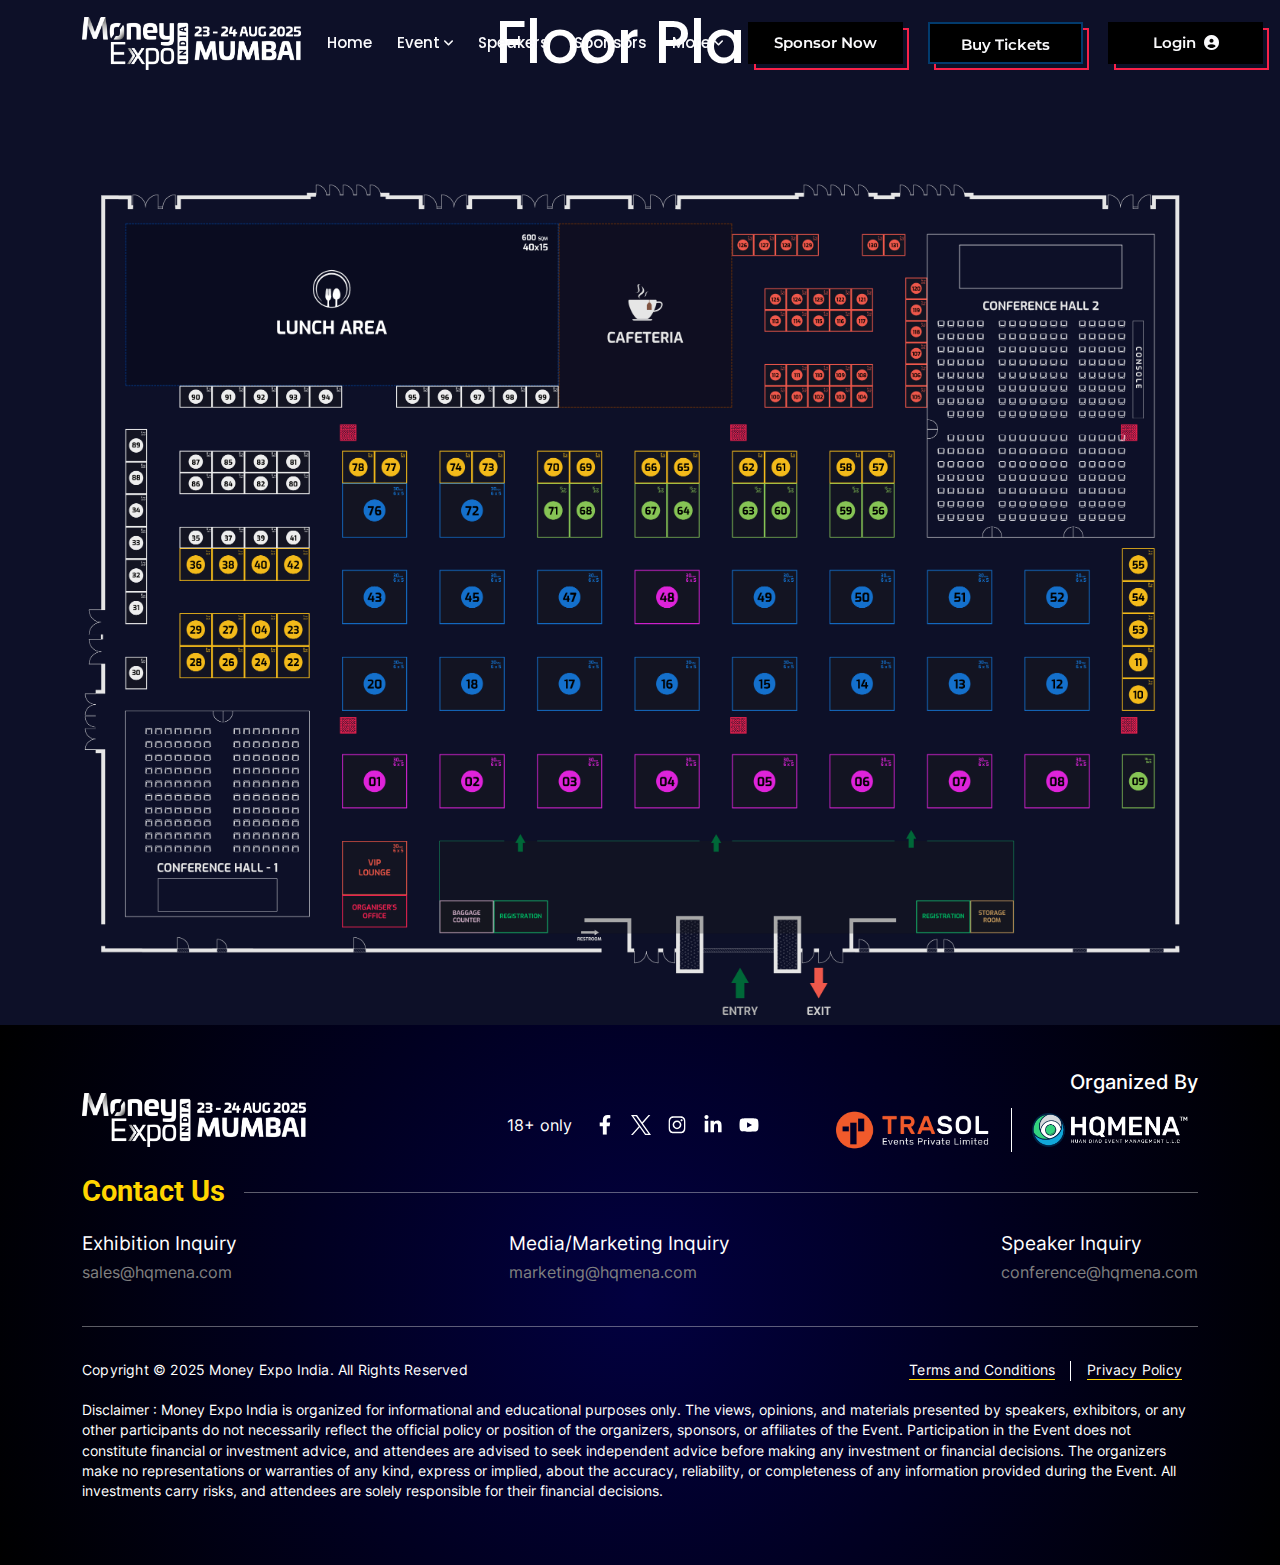
<file: Floorplan.html>
<!DOCTYPE html>
<html lang="en">

<head>
    <meta charset="UTF-8">
    <meta name="viewport" content="width=device-width, initial-scale=1.0">
    <title>Money Expo India - Money Expo Global</title>

    <!-- Title icon -->
    <link rel="icon" href="./assets/image/Favicons/MoneyExpo.png">

    <!-- ==== CSS ==== -->
    <!-- Bootstrap -->
    <link rel="stylesheet" href="./assets/css/Bootstrap/bootstrap.min.css">
    <!-- Slick -->
    <link rel="stylesheet" href="./assets/css/Slick/slick.css">
    <link rel="stylesheet" href="./assets/css/Slick/slick-theme.css">
    <!-- Swiper CSS -->
    <link rel="stylesheet" href="./assets/css/Swiper/swiper-bundle.min.css" />
    <!-- Animation -->
    <link rel="stylesheet" href="./assets/css/Animate/animate.css">
    <!-- Glightbox -->
    <link rel="stylesheet" href="./assets/css/Glightbox/glightbox.min.css">
    <!-- CSS -->
    <link rel="stylesheet" href="./assets/css/Styles/Style.css">
    <link rel="stylesheet" href="./assets/css/Styles/Sub-page.css">
    <!-- Fonts -->
    <link rel="stylesheet" href="./assets/Fonts/Font-Style.css">
    <!-- Font Icons -->
    <!-- Bootstrap Icons -->
    <link rel="stylesheet" href="./assets/Icons/Bootstrap/Bootstrap-Icons.min.css">
    <!-- Line Awesome Icons -->
    <link rel="stylesheet" href="./assets/Icons/Line-Awesome/Line-Awesome.css">
    <!-- Font Awesome Icons -->
    <link rel="stylesheet" href="./assets/Icons/Font-Awesome_Free-V.6.7.1/Font-Awesome_Free-V.6.7.1.css">
    <link rel="stylesheet" href="https://cdn.jsdelivr.net/npm/swiper@11/swiper-bundle.min.css" />
</head>

<body>

    <!-- ==== Prloader Section ==== -->
    <div class="Preloader">
        <div class="Preloader-spinner">
            <div class="Double-bounce1"></div>
            <div class="Double-bounce2"></div>
        </div>
    </div>
    <!-- ==== Prloader Section ==== -->

    <!-- ==== Header Section ==== -->
    <!-- Header Top -->
    <div class="Header-top">
        <div class="container">
            <div class="Hdrtop-container">
                <div class="Hdr-location">
                    <p>
                        <span><i class="bi bi-geo-alt"></i> Agora Bogota, Centro de Convenciones, Bogota, Chile</span>
                        <span class="Location-line"></span>
                        <span><i class="bi bi-calendar4-event"></i> 25 - 26 June, 2025</span>
                        <span class="Location-line"></span>
                        <span><i class="bi bi-clock"></i> 10:00am - 6:00pm</span>
                    </p>
                </div>
                <div class="Hdr-social">
                    <ul>
                        <li>
                            <a href="https://www.facebook.com/MoneyExpoGlobal"> <i
                                    class="fa-brands fa-facebook-f"></i></a>
                        </li>
                        <li>
                            <a href="https://www.instagram.com/moneyexpoglobal/?next=%2F"> <i
                                    class="fa-brands fa-instagram"></i></a>
                        </li>
                        <li>
                            <a href="https://twitter.com/MoneyExpoGloba1"> <i class="fa-brands fa-x-twitter"></i></a>
                        </li>
                        <li>
                            <a href="https://www.linkedin.com/company/money-expo-2023/?viewAsMember=true"> <i
                                    class="fa-brands fa-linkedin-in"></i></a>
                        </li>
                    </ul>
                </div>
            </div>
        </div>
    </div>
    <!-- End Header Top	 -->

    <!-- Header Menu -->
    <header id="header">
        <div class="container">
            <div class="Header-inner">
                <a class="Web-Logo" href="index.html">
                    <img src="./assets/image/Logo/MEI-Logo-White-DV.png" alt="MoneyExpo Logo" />
                    <img src="./assets/image/Logo/MEI-Logo-White-DV.png" alt="MoneyExpo Logo" />
                </a>

                <!-- Website Header -->
                <ul id="Primary-menu">
                    <li><a href="index.html">Home</a></li>
                    <!-- Important: Change Id and aria-labelledby for adding Extra Dropdowns* -->
                    <li class="main-menu">
                        <a class="dropdown-toggle" role="button" id="EventDropdown" data-bs-toggle="dropdown"
                            aria-expanded="false">Event</a>
                        <ul class="dropdown-menu sub-menu" aria-labelledby="EventDropdown">
                            <li><a class="dropdown-item Submenu-line" href="whyAttend.html">Why Attend ?</a></li>
                            <!-- <li><a class="dropdown-item Submenu-line" href="Agenda.html">Agenda</a></li> -->
                            <li><a class="dropdown-item Submenu-line" href="Floorplan.html">Floor Plan</a></li>
                        </ul>
                    </li>
                    <li><a href="Speaker.html">Speakers</a></li>
                    <li><a href="Sponsor.html">Sponsors</a></li>
                    <!-- <li><a href="#partner">Partners</a></li> -->
                    <li class="main-menu">
                        <a class="dropdown-toggle" role="button" id="EventDropdown" data-bs-toggle="dropdown"
                            aria-expanded="false">More</a>
                        <ul class="dropdown-menu sub-menu" aria-labelledby="EventDropdown">
                            <li><a class="dropdown-item Submenu-line" href="#partner">Media Partners</a></li>
                            <!-- <li><a class="dropdown-item Submenu-line" href="#">Event App</a></li> -->
                            <li><a class="dropdown-item Submenu-line" href="Faq.html">FAQs</a></li>
                            <li><a class="dropdown-item Submenu-line" href="travel.html">Travel & Stay</a></li>
                        </ul>
                    </li>
                    <!-- <li>
                        <div class="Header-flag">
                            <a class="Hdr-flag-img" href="index.html">
                                <img src="./assets/image/Flags/English.png" alt="English">
                            </a>
                            <a class="Hdr-flag-img" href="#">
                                <img src="./assets/image/Flags/Spanish.png" alt="Spanish">
                            </a>
                        </div>
                    </li> -->
                    <li class="Hdr-Webbtn">
                        <a href="Become-sponsor.html" class="Section-btn Pink-btn">Sponsor Now</a>
                        <div class="button-outline Pink-btn-outline"></div>
                    </li>
                    <li class="Hdr-Webbtn">
                        <a href="#" class="Section-btn Blue-btn">Buy Tickets</a>
                        <div class="button-outline Blue-btn-outline"></div>
                    </li>
                    <li class="Hdr-Webbtn">
                        <a href="#" class="Section-btn Yellow-btn">Login &nbsp;<i class="fa-solid fa-circle-user"></i>
                        </a>
                        <div class="button-outline Yellow-btn-outline"></div>
                    </li>
                    <!-- <li>
                        <a href="#" class="header-login-btn">Login &nbsp;<i class="fa-solid fa-circle-user"></i> </a>
                    </li> -->
                </ul>
                <!-- End Website Header -->

                <!-- Mobile Header -->
                <div class="Mobile-Header">
                    <nav class="Mbl-nav">
                        <a class="Mbl-Logo" href="index.html">
                            <img src="./assets/image/Logo/MEI-Logo-White-DV.png" alt="MoneyExpo Logo" />
                        </a>
                        <ul class="Mbl-menu">
                            <li><a class="Menu-Close" href="index.html">Home</a></li>
                            <li>
                                <a class="Mblmenu-item">Event <i class="fa-solid fa-angle-down"></i></a>
                                <ul class="Mblmenu-collapse" aria-expanded="false">
                                    <li><a class="Menu-Close" href="whyAttend.html">Why Attend ?</a></li>
                                    <!-- <li><a class="Menu-Close" href="Agenda.html">Agenda</a></li> -->
                                    <li><a class="Menu-Close" href="Floorplan.html">Floor Plan</a></li>

                                    <li><a class="Menu-Close" href="Faq.html">FAQs</a></li>
                                </ul>
                            </li>
                            <li><a class="Menu-Close" href="Speaker.html">Speakers</a></li>
                            <li><a class="Menu-Close" href="Sponsor.html">Sponsors</a></li>
                            <!-- <li><a class="Menu-Close" href="#partner">Partners</a></li> -->
                            <li>
                                <a class="Mblmenu-item">More<i class="fa-solid fa-angle-down"></i></a>
                                <ul class="Mblmenu-collapse" aria-expanded="false">
                                    <li><a class="Menu-Close" href="#partner">Media Partners</a></li>
                                    <!-- <li><a class="Menu-Close" href="#">Event App</a></li> -->
                                    <li><a class="Menu-Close" href="Faq.html">FAQs</a></li>
                                    <li><a class="Menu-Close" href="travel.html">Travel & Stay</a></li>
                                </ul>
                            </li>
                            <li class="Hdr-Webbtn">
                                <a href="Become-sponsor.html" class="Section-btn Pink-btn">Sponsor Now</a>
                                <div class="button-outline Pink-btn-outline"></div>
                            </li>
                            <li class="Hdr-Webbtn">
                                <a href="#" class="Section-btn Blue-btn">Buy Tickets</a>
                                <div class="button-outline Blue-btn-outline"></div>
                            </li>
                            <li class="Hdr-Webbtn">
                                <a href="#" class="Section-btn Yellow-btn">Login &nbsp;<i
                                        class="fa-solid fa-circle-user"></i> </a>
                                <div class="button-outline Yellow-btn-outline"></div>
                            </li>
                        </ul>
                    </nav>
                </div>
                <div class="Hdr-Overlay"></div>
                <!-- End Mobile Header -->

                <!-- Header Toggle -->
                <div id="Primary-menu-toggle">
                    <div class="Menu-bar"></div>
                    <div class="Menu-bar"></div>
                    <div class="Menu-bar"></div>
                    <div class="Menu-bar"></div>
                </div>
            </div>
        </div>
    </header>
    <!-- End Header Menu -->
    <!-- ==== End Header Section ==== -->

    <!-- ==== Sub Page ==== -->
    <main class="Floorplan-Page">
        <!-- ==== Banner Section ==== -->
        <section class="All-Page-Banner">
            <img class="Banner-Img" src="assets/image/Banners/sponsors-bn.jpg" alt="">
            <div class="container">
                <div class="BnrPage-Inner">
                    <div class="BnrPage-Title">
                        <h1>Floor Plan</h1>
                        <p style="display: none;"></p>
                    </div>
                </div>
            </div>
        </section>
        <!-- ==== End Banner Section ==== -->

        <!-- FloorPlan-section  -->
        <section class="floorplan page-first-section">
            <div class="container">
                <div class="row">
                    <div class="floorplan-title">
                        <div class="bnr-common-title">
                            <h1 style="background-color:#fff !important;">Floor Plan</h1>
                            <div class="animated-text" data-text="Money Expo India 2025">
                                <div class="letter"></div>
                            </div>
                        </div>

                        <div class="fp-fit-img" style="margin-top: 20px;">
                            <img src="assets/image/Floorplan/MEI-F1.png" alt="">
                        </div>
                    </div>
                </div>
            </div>
        </section>
    </main>

    <!-- ==== Back to Top Section ==== -->
    <section class="ScrollTop-Section">
        <button class="ScrollTopBtn" id="ScrollTopBtn"><i class="fa-solid fa-arrow-up"></i></button>
    </section>
    <!-- ==== End Back to Top Section ==== -->
    <!-- ==== Footer Section ==== -->
   <section class="Footer-Section">
            <div class="container">
                <div class="Footer-Inner">
                    <div class="Ftr-sitelogo">
                        <a href="index.html"> <img src="./assets/image/Logo/MEI-Logo-White-DV.png" alt="Organized Logo" /></a>
                    </div>
                    <div class="Ftr-media">
                        <p style="margin: 0px;">18+ only</p>
                        <div class="Ftr-social">
                            <a class="Ftrsocial-item" href="https://www.facebook.com/MoneyExpoGlobal" target="_blank">
                                <img src="./assets/image/SVGs/Ftr-facebook.svg" alt="Facebook" />
                            </a>
                            <a class="Ftrsocial-item" href="https://twitter.com/MoneyExpoGloba1" target="_blank">
                                <img src="./assets/image/SVGs/Ftr-twitter.svg" alt="Twitter" />
                            </a>
                            <a class="Ftrsocial-item" href="https://www.instagram.com/moneyexpoglobal/?next=%2F" target="_blank">
                                <img src="./assets/image/SVGs/Ftr-instagram.svg" alt="Instagram" />
                            </a>

                            <a class="Ftrsocial-item" href="https://www.linkedin.com/company/money-expo-2023/?viewAsMember=true" target="_blank">
                                <img src="./assets/image/SVGs/Ftr-linkedin.svg" alt="Linkedin" />
                            </a>

                            <a class="Ftrsocial-item" href="https://www.youtube.com/channel/UCJY8sVupCa4_Des9yY92DvQ" target="_blank">
                                <img src="./assets/image/SVGs/Ftr-youtube.svg" alt="Youtube" />
                            </a>
                        </div>
                    </div>
                    <div class="Ftr-logo">
                        <div class="Ftrlogo-details">
                            <h4 style="margin: 0px;">Organized By</h4>
                            <br />
                            <div class="Ftr-organized">
                                <div class="footer-right-logo">
                                    <a href="https://trasoltech.com/"> <img src="./assets/image/Logo/trasol-logo.png" alt="Organized Logo" /></a>

                                    <a href="https://hqmena.com/"> <img src="./assets/image/Logo/Footer-Logo.png" alt="Organized Logo" /></a>
                                </div>
                            </div>
                        </div>
                    </div>

                    <div class="midle-content">
                        <div class="Cont-heading">
                            <p>Contact Us</p>
                        </div>
                        <ul class="Menus-list">
                            <li>
                                Exhibition Inquiry<br />
                                <a href="mailto:sales@hqmena.com">sales@hqmena.com</a>
                            </li>
                            <li>
                                Media/Marketing Inquiry<br />
                                <a href="mailto:marketing@hqmena.com">marketing@hqmena.com</a>
                            </li>
                            <li>
                                Speaker Inquiry<br />
                                <a href="mailto:conference@hqmena.com">conference@hqmena.com</a>
                            </li>
                        </ul>
                    </div>

                    <div class="Ftr-divider"></div>
                    <div class="Ftr-copyright">
                        <p>Copyright © 2025 Money Expo India. All Rights Reserved</p>
                        <div class="Ftr-Terms">
                            <a href="terms-condition.html">Terms and Conditions</a>
                            <a href="#">Privacy Policy</a>
                        </div>
                    </div>
                </div>
                <div class="Ftr-disclaimer">
                    <p>
                        Disclaimer : Money Expo India is organized for informational and educational purposes only. The views, opinions, and materials presented by speakers, exhibitors, or any other participants do not necessarily reflect
                        the official policy or position of the organizers, sponsors, or affiliates of the Event. Participation in the Event does not constitute financial or investment advice, and attendees are advised to seek independent
                        advice before making any investment or financial decisions. The organizers make no representations or warranties of any kind, express or implied, about the accuracy, reliability, or completeness of any information
                        provided during the Event. All investments carry risks, and attendees are solely responsible for their financial decisions.
                    </p>
                </div>
            </div>
        </section>
    <!-- ==== End Footer Section ==== -->

    <script>
        function animateTextBlocks() {
            const textBlocks = document.querySelectorAll('.animated-text');

            textBlocks.forEach(block => {
                const text = block.getAttribute('data-text');
                block.innerHTML = ''; // Clear old spans

                text.split('').forEach((char, index) => {
                    const span = document.createElement('span');
                    span.textContent = char === " " ? '\u00A0' : char;
                    span.classList.add('letter');
                    span.style.animationDelay = `${index * 0.04}s`;
                    span.classList.add('animate');
                    block.appendChild(span);
                });
            });
        }

        // Initial animation + repeat every 5.6s
        animateTextBlocks();
        setInterval(animateTextBlocks, 2600);
    </script>

    <!-- ==== JS ==== -->
    <!-- Jquery -->
    <script src="./assets/js/Jquery/jquery-3.7.1.min.js"></script>
    <!-- Bootstrap -->
    <script src="./assets/js/Bootstrap/bootstrap.bundle.min.js"></script>
    <!-- Glightbox -->
    <script src="./assets/js/Glightbox/glightbox.min.js"></script>
    <!-- Slick -->
    <script src="./assets/js/Slick/slick.min.js"></script>
    <!-- Swiper -->
    <script src="./assets/js/Swiper/swiper-bundle.min.js"></script>
    <!-- Wow -->
    <script src="./assets/js/Wow/wow.min.js"></script>
    <!-- Text Animmate -->
    <script src="./assets/js/SplitType/index.min.js"></script>
    <!-- Gsap -->
    <script src="./assets/js/Gsap/gsap.min.js"></script>
    <!-- Script JS-->
    <script src="./assets/js/Scripts/Main.js"></script>
</body>

</html>
</file>
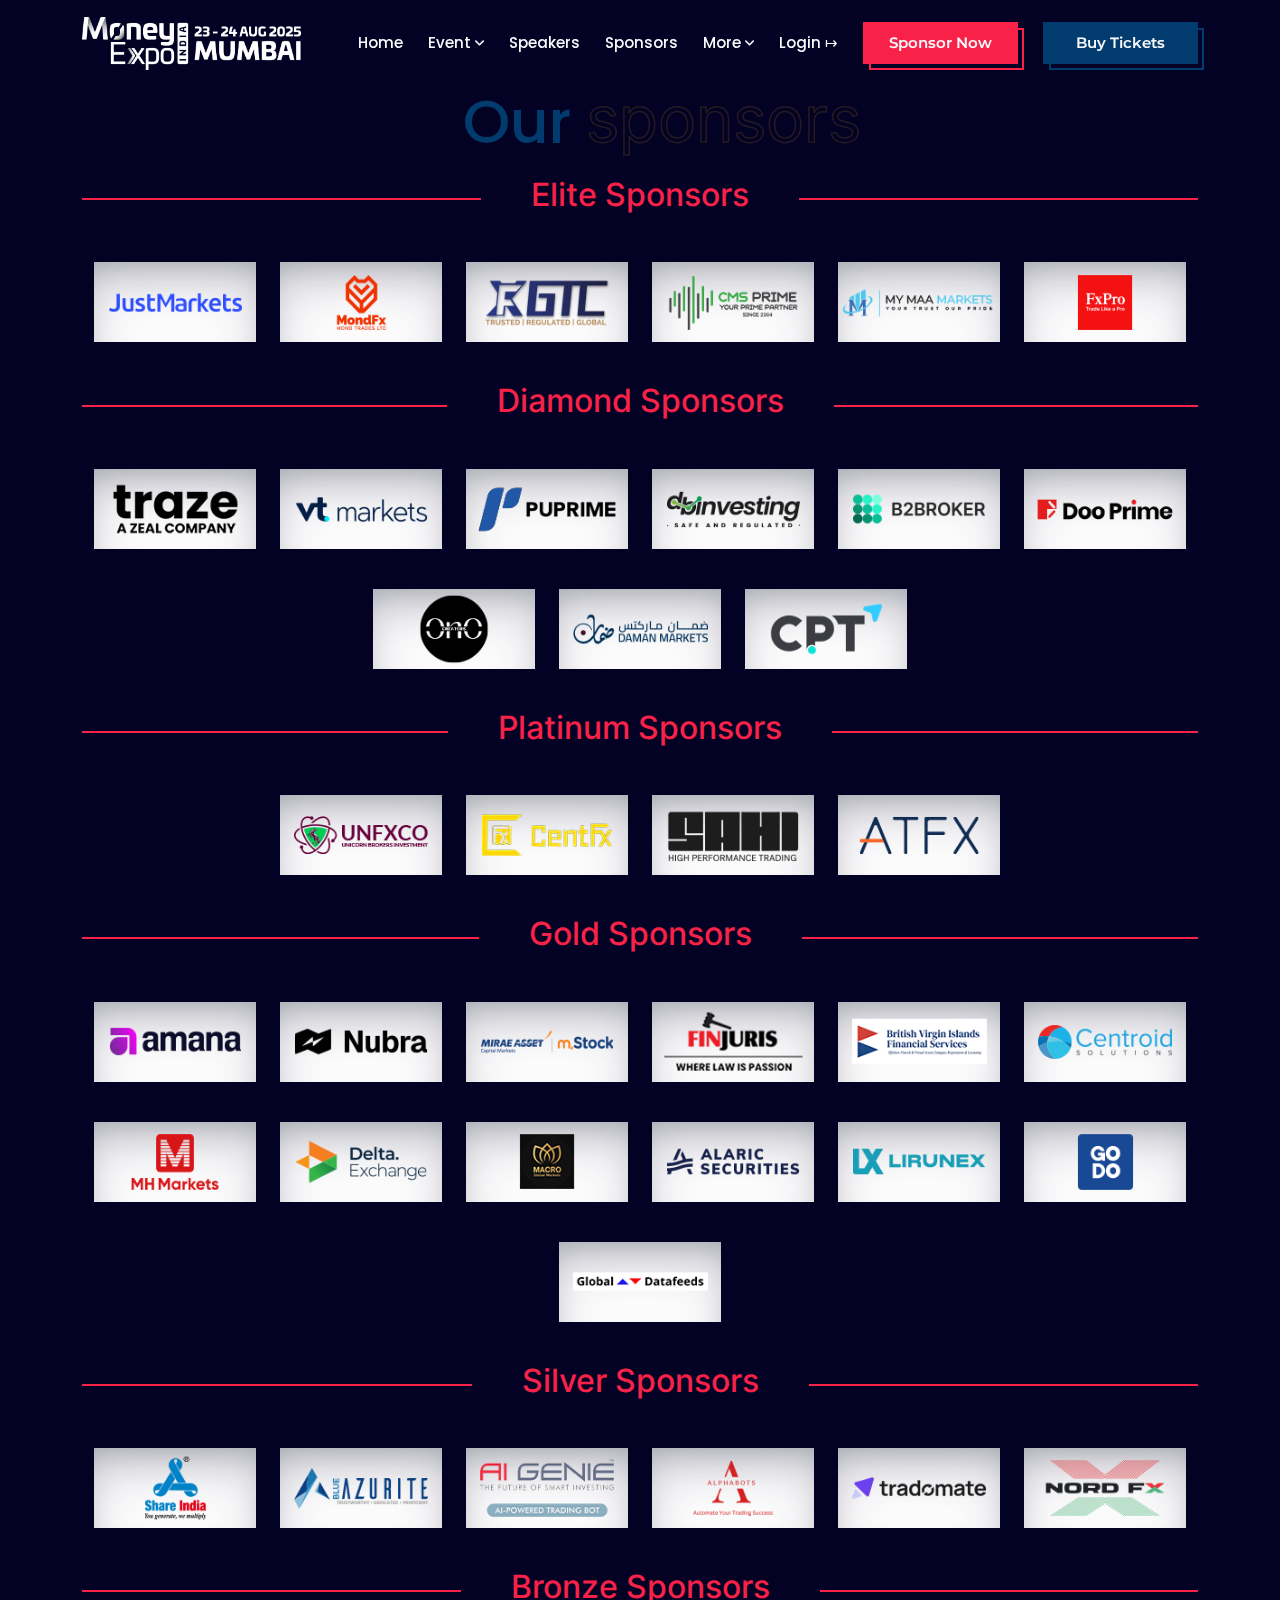
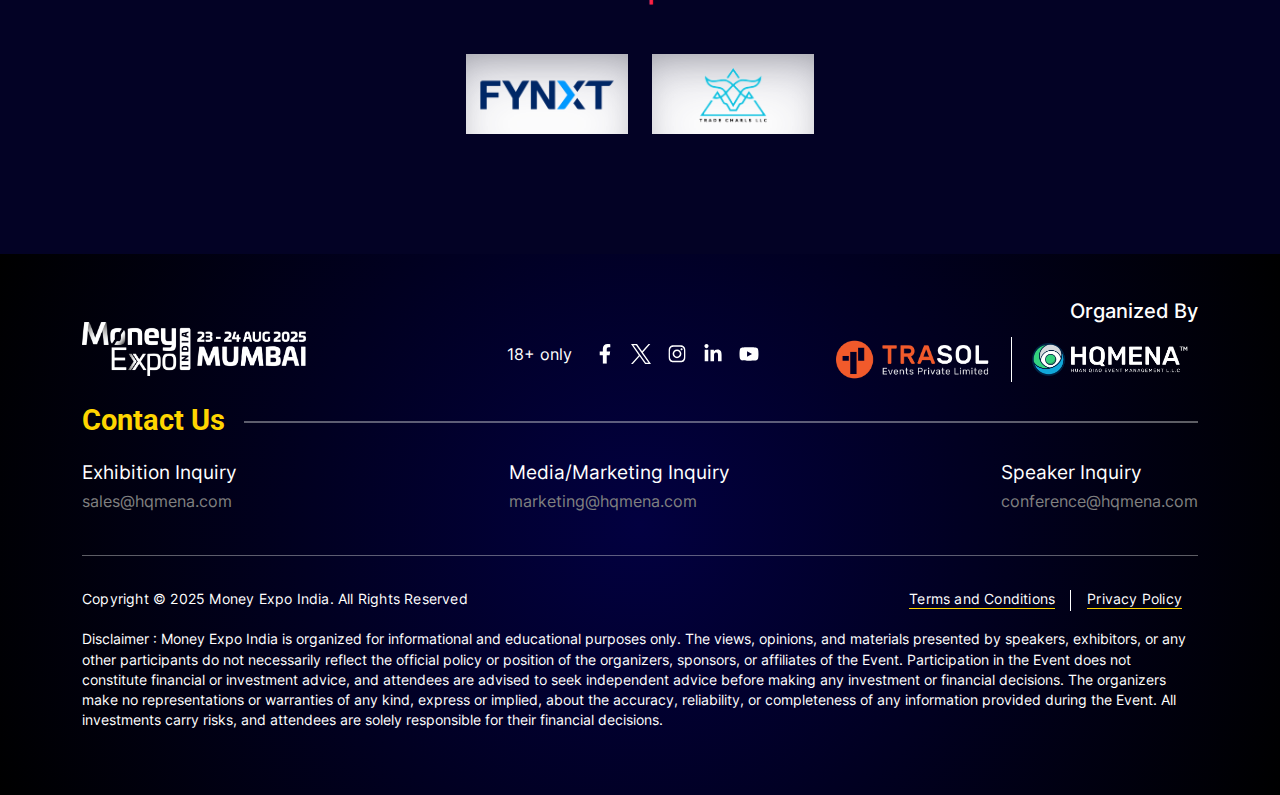
<file: Sponsor.html>
<!DOCTYPE html>
<html lang="en">

<head>
    <meta charset="UTF-8">
    <meta name="viewport" content="width=device-width, initial-scale=1.0">
    <title>Money Expo India - Money Expo Global</title>

    <!-- Title icon -->
    <link rel="icon" href="./assets/image/Favicons/MoneyExpo.png">

    <!-- ==== CSS ==== -->
    <!-- Bootstrap -->
    <link rel="stylesheet" href="./assets/css/Bootstrap/bootstrap.min.css">
    <!-- Slick -->
    <link rel="stylesheet" href="./assets/css/Slick/slick.css">
    <link rel="stylesheet" href="./assets/css/Slick/slick-theme.css">
    <!-- Swiper CSS -->
    <link rel="stylesheet" href="./assets/css/Swiper/swiper-bundle.min.css" />
    <!-- Animation -->
    <link rel="stylesheet" href="./assets/css/Animate/animate.css">
    <!-- Glightbox -->
    <link rel="stylesheet" href="./assets/css/Glightbox/glightbox.min.css">
    <!-- CSS -->
    <link rel="stylesheet" href="./assets/css/Styles/Style.css">
    <link rel="stylesheet" href="./assets/css/Styles/Sub-page.css">
    <!-- Fonts -->
    <link rel="stylesheet" href="./assets/Fonts/Font-Style.css">
    <!-- Font Icons -->
    <!-- Bootstrap Icons -->
    <link rel="stylesheet" href="./assets/Icons/Bootstrap/Bootstrap-Icons.min.css">
    <!-- Line Awesome Icons -->
    <link rel="stylesheet" href="./assets/Icons/Line-Awesome/Line-Awesome.css">
    <!-- Font Awesome Icons -->
    <link rel="stylesheet" href="./assets/Icons/Font-Awesome_Free-V.6.7.1/Font-Awesome_Free-V.6.7.1.css">
    <link rel="stylesheet" href="https://cdn.jsdelivr.net/npm/swiper@11/swiper-bundle.min.css" />
</head>

<body>

    <!-- ==== Prloader Section ==== -->
    <div class="Preloader">
        <div class="Preloader-spinner">
            <div class="Double-bounce1"></div>
            <div class="Double-bounce2"></div>
        </div>
    </div>
    <!-- ==== Prloader Section ==== -->

    <!-- ==== Header Section ==== -->
    <!-- Header Top -->
    <div class="Header-top">
        <div class="container">
            <div class="Hdrtop-container">
                <div class="Hdr-location">
                    <p>
                        <span><i class="bi bi-geo-alt"></i> Agora Bogota, Centro de Convenciones, Bogota,
                            Chile</span>
                        <span class="Location-line"></span>
                        <span><i class="bi bi-calendar4-event"></i></i> 25 - 26 June, 2025</span>
                        <span class="Location-line"></span>
                        <span><i class="bi bi-clock"></i> 10:00am - 6:00pm</span>
                    </p>
                </div>
                <div class="Hdr-social">
                    <ul>
                        <li><a href="https://www.facebook.com/MoneyExpoGlobal">
                                <i class="fa-brands fa-facebook-f"></i></a></li>
                        <li><a href="https://www.instagram.com/moneyexpoglobal/?next=%2F">
                                <i class="fa-brands fa-instagram"></i></a></li>
                        <li><a href="https://twitter.com/MoneyExpoGloba1">
                                <i class="fa-brands fa-x-twitter"></i></a></li>
                        <li><a href="https://www.linkedin.com/company/money-expo-2023/?viewAsMember=true">
                                <i class="fa-brands fa-linkedin-in"></i></a></li>
                    </ul>
                </div>
            </div>
        </div>
    </div>
    <!-- End Header Top	 -->

    <!-- Header Menu -->
    <header id="header">
        <div class="container">
            <div class="Header-inner">
                <a class="Web-Logo" href="index.html">
                    <img src="./assets/image/Logo/MEI-Logo-White-DV.png" alt="MoneyExpo Logo">
                    <img src="./assets/image/Logo/MEI-Logo-White-DV.png" alt="MoneyExpo Logo">
                </a>

                <!-- Website Header -->
                <ul id="Primary-menu">
                    <li><a href="index.html">Home</a></li>
                    <!-- Important: Change Id and aria-labelledby for adding Extra Dropdowns* -->
                    <li class="main-menu">
                        <a class="dropdown-toggle" role="button" id="EventDropdown" data-bs-toggle="dropdown"
                            aria-expanded="false">Event</a>
                        <ul class="dropdown-menu sub-menu" aria-labelledby="EventDropdown">
                            <li><a class="dropdown-item Submenu-line" href="whyAttend.html">Why Attend</a></li>
                            <li><a class="dropdown-item Submenu-line" href="Agenda.html">Agenda</a></li>
                            <li><a class="dropdown-item Submenu-line" href="Floorplan.html">Floor Plan</a></li>

                        </ul>
                    </li>
                    <li><a href="Speaker.html">Speakers</a></li>
                    <li><a href="Sponsor.html">Sponsors</a></li>
                    <!-- <li><a href="Partner.html">Partners</a></li> -->
                    <li class="main-menu">
                        <a class="dropdown-toggle" role="button" id="EventDropdown" data-bs-toggle="dropdown"
                            aria-expanded="false">More</a>
                        <ul class="dropdown-menu sub-menu" aria-labelledby="EventDropdown">
                            <li><a class="dropdown-item Submenu-line" href="#">Media Partners</a></li>
                            <li><a class="dropdown-item Submenu-line" href="#">Event App</a></li>
                            <li><a class="dropdown-item Submenu-line" href="Faq.html">FAQ</a></li>
                            <li><a class="dropdown-item Submenu-line" href="travel.html">Travel</a></li>
                        </ul>
                    </li>
                    <li><a href="#">Login &#8614;
                        </a></li>
                    <!-- <li>
                        <div class="Header-flag">
                            <a class="Hdr-flag-img" href="index.html">
                                <img src="./assets/image/Flags/English.png" alt="English">
                            </a>
                            <a class="Hdr-flag-img" href="#">
                                <img src="./assets/image/Flags/Spanish.png" alt="Spanish">
                            </a>
                        </div>
                    </li> -->
                    <li class="Hdr-Webbtn">
                        <a href="Become-sponsor.html" class="Section-btn Gradient-btn">Sponsor Now</a>
                        <div class="button-outline"></div>
                    </li>
                    <li class="Hdr-Webbtn">
                        <a href="#" class="Section-btn White-btn">Buy Tickets</a>
                        <div class="button-outline Blue-btn"></div>
                    </li>



                </ul>
                <!-- End Website Header -->

                <!-- Mobile Header -->
                <div class="Mobile-Header">
                    <nav class="Mbl-nav">
                        <a class="Mbl-Logo" href="index.html">
                            <img src="./assets/image/Logo/MEI-Logo-White-DV.png" alt="MoneyExpo Logo">
                        </a>
                        <ul class="Mbl-menu">
                            <li><a class="Menu-Close" href="index.html">Home</a></li>
                            <li>
                                <a class="Mblmenu-item">Event <i class="fa-solid fa-angle-down"></i></a>
                                <ul class="Mblmenu-collapse" aria-expanded="false">
                                    <li><a class="Menu-Close" href="whyAttend.html">whyAttend</a></li>
                                    <li><a class="Menu-Close" href="Agenda.html">Agenda</a></li>
                                    <li><a class="Menu-Close" href="Floorplan.html">Floor Plan</a></li>

                                    <li><a class="Menu-Close" href="Faq.html">FAQ</a></li>
                                </ul>
                            </li>
                            <li><a class="Menu-Close" href="Speaker.html">Speakers</a></li>
                            <li><a class="Menu-Close" href="Sponsor.html">Sponsors</a></li>
                            <!-- <li><a class="Menu-Close" href="Partner.html">Partners</a></li> -->
                            <li>
                                <a class="Mblmenu-item">More<i class="fa-solid fa-angle-down"></i></a>
                                <ul class="Mblmenu-collapse" aria-expanded="false">
                                    <li><a class="Menu-Close" href="#">Media Partners</a></li>
                                    <li><a class="Menu-Close" href="#">Event App</a></li>
                                    <li><a class="Menu-Close" href="Faq.html">FAQ</a></li>
                                    <li><a class="Menu-Close" href="travel.html">Travel</a></li>
                                </ul>
                            </li>
                            <li><a class="Menu-Close" href="#">Login</a></li>
                            <li class="Hdr-Webbtn">
                                <a href="Become-sponsor.html" class="Section-btn Gradient-btn">Sponsor Now</a>
                                <div class="button-outline"></div>
                            </li>
                            <li class="Hdr-Webbtn">
                                <a href="#" class="Section-btn White-btn">Buy Tickets</a>
                                <div class="button-outline Blue-btn"></div>
                            </li>

                        </ul>
                    </nav>
                </div>
                <div class="Hdr-Overlay"></div>
                <!-- End Mobile Header -->

                <!-- Header Toggle -->
                <div id="Primary-menu-toggle">
                    <div class="Menu-bar"></div>
                    <div class="Menu-bar"></div>
                    <div class="Menu-bar"></div>
                    <div class="Menu-bar"></div>
                </div>
            </div>
        </div>
    </header>
    <!-- End Header Menu -->
    <!-- ==== End Header Section ==== -->

    <!-- ==== Sub Page ==== -->
    <main class="Sponsor-Page">
        <!-- ==== Banner Section ==== -->
        <section class="All-Page-Banner">
            <img class="Banner-Img" src="assets/image/Banners/sponsors-bn.jpg" alt="">
            <div class="container">
                <div class="BnrPage-Inner">
                    <div class="BnrPage-Title">
                        <h1>Sponsors</h1>
                        <p style="display: none;"></p>
                    </div>
                </div>
            </div>
        </section>
        <!-- ==== End Banner Section ==== -->

        <!-- Sponsor section -->
        <section class="Sponsor-section PTB-80">
            <div class="container">

                <div class="Sponsor-title">
                    <div class="bnr-common-title">
                        <h1 style="background-color:#023B6D !important;">Our</h1>
                        <div class="animated-text" data-text="sponsors">
                            <div class="letter"></div>
                        </div>
                    </div>
                </div>

                <div class="Elite-sponsor">

                    <div class="Sponsor-title">
                        <span class="Sponsor-Titleline"></span>
                        <h1>Elite Sponsors</h1>
                        <span class="Sponsor-Titleline"></span>

                    </div>
                    <div class="row">
                        <div class="col-lg-2 col-md-3 col-sm-4 col-6">
                            <div class="Sponsor-Item">
                                <div class="Sponsor-card">
                                    <div class="Sponsor-card-inner">
                                        <div class="Sponsor-card-front">
                                            <img src="assets/image/Sponsors/Elite/justmarkets.png" alt="">
                                        </div>
                                    </div>
                                    <div class="Spnr-Card-Site">
                                        <h4>Just Markets</h4>

                                        <p>Booth No: 6</p>
                                        <a href="https://justmarkets.com/" target="_blank">View
                                            Profile</a>
                                    </div>

                                </div>
                            </div>
                        </div>
                        <div class="col-lg-2 col-md-3 col-sm-4 col-6">
                            <div class="Sponsor-Item">
                                <div class="Sponsor-card">
                                    <div class="Sponsor-card-inner">
                                        <div class="Sponsor-card-front">
                                            <img src="assets/image/Sponsors/Elite/MONDFX-LOGO.png" alt="">
                                        </div>
                                    </div>

                                    <div class="Spnr-Card-Site">
                                        <h4>MondFx</h4>
                                        <p>Booth No: 1</p>
                                        <a href="https://mondfx.com/" target="_blank">View
                                            Profile</a>

                                    </div>
                                </div>
                            </div>
                        </div>

                        <div class="col-lg-2 col-md-3 col-sm-4 col-6">
                            <div class="Sponsor-Item">
                                <div class="Sponsor-card">
                                    <div class="Sponsor-card-inner">
                                        <div class="Sponsor-card-front">
                                            <img src="assets/image/Sponsors/Elite/fgtc.png" alt="">
                                        </div>
                                    </div>
                                    <div class="Spnr-Card-Site">
                                        <h4>GTCFX</h4>
                                        <p>Booth No: 2</p>
                                        <a href="https://www.gtcfx.com/" target="_blank">View
                                            Profile</a>

                                    </div>
                                </div>
                            </div>

                        </div>

                        <div class="col-lg-2 col-md-3 col-sm-4 col-6">
                            <div class="Sponsor-Item">
                                <div class="Sponsor-card">
                                    <div class="Sponsor-card-inner">
                                        <div class="Sponsor-card-front">
                                            <img src="assets/image/Sponsors/Elite/CMS-Prime.png" alt="">
                                        </div>
                                    </div>
                                    <div class="Spnr-Card-Site">
                                        <h4>CMS Prime</h4>
                                        <p>Booth No: 3</p>
                                        <a href="https://cmsprime.com/" target="_blank">View
                                            Profile</a>

                                    </div>
                                </div>
                            </div>
                        </div>

                        <div class="col-lg-2 col-md-3 col-sm-4 col-6">
                            <div class="Sponsor-Item">
                                <div class="Sponsor-card">
                                    <div class="Sponsor-card-inner">
                                        <div class="Sponsor-card-front">
                                            <img src="assets/image/Sponsors/Elite/ma-maa.png" alt="">
                                        </div>
                                    </div>
                                    <div class="Spnr-Card-Site">
                                        <h4>MY MAA MARKETS</h4>
                                        <p>Booth No: 4</p>
                                        <a href="https://www.mymaamarkets.com/" target="_blank">View
                                            Profile</a>

                                    </div>
                                </div>
                            </div>
                        </div>

                        <div class="col-lg-2 col-md-3 col-sm-4 col-6">
                            <div class="Sponsor-Item">
                                <div class="Sponsor-card">
                                    <div class="Sponsor-card-inner">
                                        <div class="Sponsor-card-front">
                                            <img src="assets/image/Sponsors/Elite/fxpro.png" alt="">
                                        </div>
                                    </div>
                                    <div class="Spnr-Card-Site">
                                        <h4>FxPro</h4>
                                        <p>Booth No: 7</p>
                                        <a href="https://www.fxpro.com/" target="_blank">View
                                            Profile</a>

                                    </div>
                                </div>
                            </div>
                        </div>

                    </div>


                </div>

                <div class="Elite-sponsor">

                    <div class="Sponsor-title">
                        <span class="Sponsor-Titleline"></span>
                        <h1>Diamond Sponsors</h1>
                        <span class="Sponsor-Titleline"></span>

                    </div>
                    <div class="row">
                        <div class="col-lg-2 col-md-3 col-sm-4 col-6">
                            <div class="Sponsor-Item">
                                <div class="Sponsor-card">
                                    <div class="Sponsor-card-inner">
                                        <div class="Sponsor-card-front">
                                            <img src="assets/image/Sponsors/Diamond/traze.png" alt="">
                                        </div>
                                    </div>
                                    <div class="Spnr-Card-Site">
                                        <h4>TRAZE</h4>
                                        <p>Booth No: 14</p>
                                        <a href="https://traze.com/" target="_blank">View
                                            Profile</a>

                                    </div>

                                </div>
                            </div>
                        </div>
                        <div class="col-lg-2 col-md-3 col-sm-4 col-6">
                            <div class="Sponsor-Item">
                                <div class="Sponsor-card">
                                    <div class="Sponsor-card-inner">
                                        <div class="Sponsor-card-front">
                                            <img src="assets/image/Sponsors/Diamond/vt-markets.png" alt="">
                                        </div>
                                    </div>

                                    <div class="Spnr-Card-Site">
                                        <h4>VT Markets</h4>
                                        <p>Booth No: 51</p>
                                        <a href="https://www.vtmarkets.com/" target="_blank">View
                                            Profile</a>

                                    </div>
                                </div>
                            </div>
                        </div>

                        <div class="col-lg-2 col-md-3 col-sm-4 col-6">
                            <div class="Sponsor-Item">
                                <div class="Sponsor-card">
                                    <div class="Sponsor-card-inner">
                                        <div class="Sponsor-card-front">
                                            <img src="assets/image/Sponsors/Diamond/PUPrime.png" alt="">
                                        </div>
                                    </div>
                                    <div class="Spnr-Card-Site">
                                        <h4>PU Prime</h4>
                                        <p>Booth No: 45</p>
                                        <a href="https://www.puprime.com/" target="_blank">View
                                            Profile</a>

                                    </div>
                                </div>
                            </div>

                        </div>

                        <div class="col-lg-2 col-md-3 col-sm-4 col-6">
                            <div class="Sponsor-Item">
                                <div class="Sponsor-card">
                                    <div class="Sponsor-card-inner">
                                        <div class="Sponsor-card-front">
                                            <img src="assets/image/Sponsors/Diamond/db-investing.png" alt="">
                                        </div>
                                    </div>
                                    <div class="Spnr-Card-Site">
                                        <h4>DB Investing</h4>
                                        <p>Booth No: 13</p>
                                        <a href="https://dbinvesting.com/en/" target="_blank">View
                                            Profile</a>

                                    </div>
                                </div>
                            </div>
                        </div>

                        <div class="col-lg-2 col-md-3 col-sm-4 col-6">
                            <div class="Sponsor-Item">
                                <div class="Sponsor-card">
                                    <div class="Sponsor-card-inner">
                                        <div class="Sponsor-card-front">
                                            <img src="assets/image/Sponsors/Diamond/B2Broker.png" alt="">
                                        </div>
                                    </div>
                                    <div class="Spnr-Card-Site">
                                        <h4>B2Broker</h4>
                                        <p>Booth No: 16</p>
                                        <a href="https://b2broker.com/" target="_blank">View
                                            Profile</a>

                                    </div>
                                </div>
                            </div>
                        </div>

                        <div class="col-lg-2 col-md-3 col-sm-4 col-6">
                            <div class="Sponsor-Item">
                                <div class="Sponsor-card">
                                    <div class="Sponsor-card-inner">
                                        <div class="Sponsor-card-front">
                                            <img src="assets/image/Sponsors/Diamond/Doo-Prime-Logo.png" alt="">
                                        </div>
                                    </div>
                                    <div class="Spnr-Card-Site">
                                        <h4>DooPrime</h4>
                                        <p>Booth No: 20</p>
                                        <a href="https://www.dooprime.com/en/" target="_blank">View
                                            Profile</a>

                                    </div>
                                </div>
                            </div>
                        </div>

                        <div class="col-lg-2 col-md-3 col-sm-4 col-6">
                            <div class="Sponsor-Item">
                                <div class="Sponsor-card">
                                    <div class="Sponsor-card-inner">
                                        <div class="Sponsor-card-front">
                                            <img src="assets/image/Sponsors/Diamond/ono-logo.png" alt="">
                                        </div>
                                    </div>
                                    <div class="Spnr-Card-Site">
                                        <h4>Ono Creators</h4>
                                        <p>Booth No: 43</p>
                                        <a href="https://onocreators.com/" target="_blank">View
                                            Profile</a>

                                    </div>
                                </div>
                            </div>
                        </div>

                        <div class="col-lg-2 col-md-3 col-sm-4 col-6">
                            <div class="Sponsor-Item">
                                <div class="Sponsor-card">
                                    <div class="Sponsor-card-inner">
                                        <div class="Sponsor-card-front">
                                            <img src="assets/image/Sponsors/Diamond/Daman-Logo.png" alt="">
                                        </div>
                                    </div>
                                    <div class="Spnr-Card-Site">
                                        <h4>Daman Markets</h4>
                                        <p>Booth No: 47</p>
                                        <a href="https://cptmarkets.com/en/in" target="_blank">View
                                            Profile</a>

                                    </div>
                                </div>
                            </div>
                        </div>


                        <div class="col-lg-2 col-md-3 col-sm-4 col-6">
                            <div class="Sponsor-Item">
                                <div class="Sponsor-card">
                                    <div class="Sponsor-card-inner">
                                        <div class="Sponsor-card-front">
                                            <img src="assets/image/Sponsors/Diamond/CPT.png" alt="">
                                        </div>
                                    </div>
                                    <div class="Spnr-Card-Site">
                                        <h4>CPT markets</h4>
                                        <p>Booth No: 49</p>
                                        <a href="https://cptmarkets.com/en/in" target="_blank">View
                                            Profile</a>

                                    </div>
                                </div>
                            </div>
                        </div>


                    </div>


                </div>

                <div class="Elite-sponsor">

                    <div class="Sponsor-title">
                        <span class="Sponsor-Titleline"></span>
                        <h1>Platinum Sponsors</h1>
                        <span class="Sponsor-Titleline"></span>

                    </div>
                    <div class="row">
                        <div class="col-lg-2 col-md-3 col-sm-4 col-6">
                            <div class="Sponsor-Item">
                                <div class="Sponsor-card">
                                    <div class="Sponsor-card-inner">
                                        <div class="Sponsor-card-front">
                                            <img src="assets/image/Sponsors/Platinum/UNFXCO-LOGO.png" alt="">
                                        </div>
                                    </div>
                                    <div class="Spnr-Card-Site">
                                        <h4>Unicorn Broker</h4>
                                        <p>Booth No: 68</p>
                                        <a href="https://unfxb.com/" target="_blank">View
                                            Profile</a>

                                    </div>

                                </div>
                            </div>
                        </div>
                        <div class="col-lg-2 col-md-3 col-sm-4 col-6">
                            <div class="Sponsor-Item">
                                <div class="Sponsor-card">
                                    <div class="Sponsor-card-inner">
                                        <div class="Sponsor-card-front">
                                            <img src="assets/image/Sponsors/Platinum/cent-fx.png" alt="">
                                        </div>
                                    </div>

                                    <div class="Spnr-Card-Site">
                                        <h4>CentFX</h4>
                                        <p>Booth No: 9</p>
                                        <a href="https://centfx.com/" target="_blank">View
                                            Profile</a>

                                    </div>
                                </div>
                            </div>
                        </div>

                        <div class="col-lg-2 col-md-3 col-sm-4 col-6">
                            <div class="Sponsor-Item">
                                <div class="Sponsor-card">
                                    <div class="Sponsor-card-inner">
                                        <div class="Sponsor-card-front">
                                            <img src="assets/image/Sponsors/Platinum/sahi.png" alt="">
                                        </div>
                                    </div>
                                    <div class="Spnr-Card-Site">
                                        <h4>Sahi</h4>
                                        <p>Booth No: 59</p>
                                        <a href="https://sahi.com/" target="_blank">View
                                            Profile</a>

                                    </div>
                                </div>
                            </div>

                        </div>

                        <div class="col-lg-2 col-md-3 col-sm-4 col-6">
                            <div class="Sponsor-Item">
                                <div class="Sponsor-card">
                                    <div class="Sponsor-card-inner">
                                        <div class="Sponsor-card-front">
                                            <img src="assets/image/Sponsors/Platinum/atfx.png" alt="">
                                        </div>
                                    </div>
                                    <div class="Spnr-Card-Site">
                                        <h4>ATFX Global</h4>
                                        <p>Booth No: 64</p>
                                        <a href="https://www.atfx.com/" target="_blank">View
                                            Profile</a>

                                    </div>
                                </div>
                            </div>
                        </div>



                    </div>


                </div>

                <div class="Elite-sponsor">

                    <div class="Sponsor-title">
                        <span class="Sponsor-Titleline"></span>
                        <h1>Gold Sponsors</h1>
                        <span class="Sponsor-Titleline"></span>

                    </div>
                    <div class="row">
                        <div class="col-lg-2 col-md-3 col-sm-4 col-6">
                            <div class="Sponsor-Item">
                                <div class="Sponsor-card">
                                    <div class="Sponsor-card-inner">
                                        <div class="Sponsor-card-front">
                                            <img src="assets/image/Sponsors/Gold/amana.png" alt="">
                                        </div>
                                    </div>
                                    <div class="Spnr-Card-Site">
                                        <h4>Amana</h4>
                                        <p>Booth No: 69</p>
                                        <a href="https://amana.app/" target="_blank">View
                                            Profile</a>

                                    </div>

                                </div>
                            </div>
                        </div>
                        <div class="col-lg-2 col-md-3 col-sm-4 col-6">
                            <div class="Sponsor-Item">
                                <div class="Sponsor-card">
                                    <div class="Sponsor-card-inner">
                                        <div class="Sponsor-card-front">
                                            <img src="assets/image/Sponsors/Gold/nubra.png" alt="">
                                        </div>
                                    </div>

                                    <div class="Spnr-Card-Site">
                                        <h4>Nubra</h4>
                                        <p>Booth No: 77</p>
                                        <a href="https://nubra.io/" target="_blank">View
                                            Profile</a>

                                    </div>
                                </div>
                            </div>
                        </div>

                        <div class="col-lg-2 col-md-3 col-sm-4 col-6">
                            <div class="Sponsor-Item">
                                <div class="Sponsor-card">
                                    <div class="Sponsor-card-inner">
                                        <div class="Sponsor-card-front">
                                            <img src="assets/image/Sponsors/Gold/m-stcok.png" alt="">
                                        </div>
                                    </div>
                                    <div class="Spnr-Card-Site">
                                        <h4>M-Stock</h4>
                                        <p>Booth No: 58</p>
                                        <a href="https://www.mstock.com/open-demat-account?utm_source=MoneyExpo&amp;utm_medium=Events&amp;utm_campaign=Mumbai_23_24Aug_2025&amp;utm_content=Logo_website"
                                            target="_blank">View
                                            Profile</a>

                                    </div>
                                </div>
                            </div>

                        </div>

                        <div class="col-lg-2 col-md-3 col-sm-4 col-6">
                            <div class="Sponsor-Item">
                                <div class="Sponsor-card">
                                    <div class="Sponsor-card-inner">
                                        <div class="Sponsor-card-front">
                                            <img src="assets/image/Sponsors/Gold/finjuris.png" alt="">
                                        </div>
                                    </div>
                                    <div class="Spnr-Card-Site">
                                        <h4>finjuris</h4>
                                        <p>Booth No: 57</p>
                                        <a href="https://finjuris.ae/" target="_blank">View
                                            Profile</a>

                                    </div>
                                </div>
                            </div>
                        </div>

                        <div class="col-lg-2 col-md-3 col-sm-4 col-6">
                            <div class="Sponsor-Item">
                                <div class="Sponsor-card">
                                    <div class="Sponsor-card-inner">
                                        <div class="Sponsor-card-front">
                                            <img src="assets/image/Sponsors/Gold/British-Virgin.png" alt="">
                                        </div>
                                    </div>
                                    <div class="Spnr-Card-Site">
                                        <h4>BVIFS</h4>
                                        <p>Booth No: 42</p>
                                        <a href="https://bvifinance.vg/" target="_blank">View
                                            Profile</a>

                                    </div>
                                </div>
                            </div>
                        </div>

                        <div class="col-lg-2 col-md-3 col-sm-4 col-6">
                            <div class="Sponsor-Item">
                                <div class="Sponsor-card">
                                    <div class="Sponsor-card-inner">
                                        <div class="Sponsor-card-front">
                                            <img src="assets/image/Sponsors/Gold/CENTROID-LOGO.png" alt="">
                                        </div>
                                    </div>
                                    <div class="Spnr-Card-Site">
                                        <h4>Centroid Solutions</h4>
                                        <p>Booth No: 29</p>
                                        <a href="https://centroidsol.com/" target="_blank">View
                                            Profile</a>

                                    </div>
                                </div>
                            </div>
                        </div>

                        <div class="col-lg-2 col-md-3 col-sm-4 col-6">
                            <div class="Sponsor-Item">
                                <div class="Sponsor-card">
                                    <div class="Sponsor-card-inner">
                                        <div class="Sponsor-card-front">
                                            <img src="assets/image/Sponsors/Gold/mh-markets.png" alt="">
                                        </div>
                                    </div>
                                    <div class="Spnr-Card-Site">
                                        <h4>MH Markets</h4>
                                        <p>Booth No: 23</p>
                                        <a href="https://mhmarkets.com/global/en" target="_blank">View
                                            Profile</a>

                                    </div>
                                </div>
                            </div>
                        </div>

                        <div class="col-lg-2 col-md-3 col-sm-4 col-6">
                            <div class="Sponsor-Item">
                                <div class="Sponsor-card">
                                    <div class="Sponsor-card-inner">
                                        <div class="Sponsor-card-front">
                                            <img src="assets/image/Sponsors/Gold/delta-exchange.png" alt="">
                                        </div>
                                    </div>
                                    <div class="Spnr-Card-Site">
                                        <h4>Delta Exchange</h4>
                                        <p>Booth No: 24</p>
                                        <a href="https://www.delta.exchange/" target="_blank">View
                                            Profile</a>

                                    </div>
                                </div>
                            </div>
                        </div>

                        <div class="col-lg-2 col-md-3 col-sm-4 col-6">
                            <div class="Sponsor-Item">
                                <div class="Sponsor-card">
                                    <div class="Sponsor-card-inner">
                                        <div class="Sponsor-card-front">
                                            <img src="assets/image/Sponsors/Gold/macro.png" alt="">
                                        </div>
                                    </div>
                                    <div class="Spnr-Card-Site">
                                        <h4>Macro Markets</h4>
                                        <p>Booth No: 61</p>
                                        <a href="https://www.macroglobalmarkets.com/home" target="_blank">View
                                            Profile</a>

                                    </div>
                                </div>
                            </div>
                        </div>

                        <div class="col-lg-2 col-md-3 col-sm-4 col-6">
                            <div class="Sponsor-Item">
                                <div class="Sponsor-card">
                                    <div class="Sponsor-card-inner">
                                        <div class="Sponsor-card-front">
                                            <img src="assets/image/Sponsors/Gold/alaric-securities.png" alt="">
                                        </div>
                                    </div>
                                    <div class="Spnr-Card-Site">
                                        <h4>Alaric Securities</h4>
                                        <p>Booth No: 62</p>
                                        <a href="https://alaricsecurities.com/" target="_blank">View
                                            Profile</a>

                                    </div>
                                </div>
                            </div>
                        </div>

                        <div class="col-lg-2 col-md-3 col-sm-4 col-6">
                            <div class="Sponsor-Item">
                                <div class="Sponsor-card">
                                    <div class="Sponsor-card-inner">
                                        <div class="Sponsor-card-front">
                                            <img src="assets/image/Sponsors/Gold/lirunex.png" alt="">
                                        </div>
                                    </div>
                                    <div class="Spnr-Card-Site">
                                        <h4>Lirunex</h4>
                                        <p>Booth No: 65</p>
                                        <a href="https://lirunex.com/" target="_blank">View
                                            Profile</a>

                                    </div>
                                </div>
                            </div>
                        </div>

                        <div class="col-lg-2 col-md-3 col-sm-4 col-6">
                            <div class="Sponsor-Item">
                                <div class="Sponsor-card">
                                    <div class="Sponsor-card-inner">
                                        <div class="Sponsor-card-front">
                                            <img src="assets/image/Sponsors/Gold/godo.png" alt="">
                                        </div>
                                    </div>
                                    <div class="Spnr-Card-Site">
                                        <h4>GODOFX</h4>
                                        <p>Booth No: 66</p>
                                        <a href="https://www.godocm.com/" target="_blank">View
                                            Profile</a>

                                    </div>
                                </div>
                            </div>
                        </div>

                        <div class="col-lg-2 col-md-3 col-sm-4 col-6">
                            <div class="Sponsor-Item">
                                <div class="Sponsor-card">
                                    <div class="Sponsor-card-inner">
                                        <div class="Sponsor-card-front">
                                            <img src="assets/image/Sponsors/Gold/global-data-feeds.png" alt="">
                                        </div>
                                    </div>
                                    <div class="Spnr-Card-Site">
                                        <h4>Global Financial Datafeeds</h4>
                                        <p>Booth No: 70</p>
                                        <a href="https://globaldatafeeds.in/" target="_blank">View
                                            Profile</a>

                                    </div>
                                </div>
                            </div>
                        </div>

                    </div>


                </div>

                <div class="Elite-sponsor">

                    <div class="Sponsor-title">
                        <span class="Sponsor-Titleline"></span>
                        <h1>Silver Sponsors</h1>
                        <span class="Sponsor-Titleline"></span>

                    </div>
                    <div class="row">
                        <div class="col-lg-2 col-md-3 col-sm-4 col-6">
                            <div class="Sponsor-Item">
                                <div class="Sponsor-card">
                                    <div class="Sponsor-card-inner">
                                        <div class="Sponsor-card-front">
                                            <img src="assets/image/Sponsors/Silver/share-india.png" alt="">
                                        </div>
                                    </div>
                                    <div class="Spnr-Card-Site">
                                        <h4>Share India</h4>
                                        <p>Booth No: 39</p>
                                        <a href="https://www.utradealgos.com/" target="_blank">View
                                            Profile</a>

                                    </div>

                                </div>
                            </div>
                        </div>
                        <div class="col-lg-2 col-md-3 col-sm-4 col-6">
                            <div class="Sponsor-Item">
                                <div class="Sponsor-card">
                                    <div class="Sponsor-card-inner">
                                        <div class="Sponsor-card-front">
                                            <img src="assets/image/Sponsors/Silver/azuaite.png" alt="">
                                        </div>
                                    </div>

                                    <div class="Spnr-Card-Site">
                                        <h4>Blue Azurite</h4>
                                        <p>Booth No: 80</p>
                                        <a href="https://www.blueazurite.com/" target="_blank">View
                                            Profile</a>

                                    </div>
                                </div>
                            </div>
                        </div>

                        <div class="col-lg-2 col-md-3 col-sm-4 col-6">
                            <div class="Sponsor-Item">
                                <div class="Sponsor-card">
                                    <div class="Sponsor-card-inner">
                                        <div class="Sponsor-card-front">
                                            <img src="assets/image/Sponsors/Silver/AI.png" alt="">
                                        </div>
                                    </div>
                                    <div class="Spnr-Card-Site">
                                        <h4>AI Genie</h4>
                                        <p>Booth No: 35</p>
                                        <a href="https://investwithaigenie.com/" target="_blank">View
                                            Profile</a>

                                    </div>
                                </div>
                            </div>

                        </div>

                        <div class="col-lg-2 col-md-3 col-sm-4 col-6">
                            <div class="Sponsor-Item">
                                <div class="Sponsor-card">
                                    <div class="Sponsor-card-inner">
                                        <div class="Sponsor-card-front">
                                            <img src="assets/image/Sponsors/Silver/alphotos.png" alt="">
                                        </div>
                                    </div>
                                    <div class="Spnr-Card-Site">
                                        <h4>Alphabots</h4>
                                        <p>Booth No: 41</p>
                                        <a href="https://alphabots.in/" target="_blank">View
                                            Profile</a>

                                    </div>
                                </div>
                            </div>
                        </div>

                        <div class="col-lg-2 col-md-3 col-sm-4 col-6">
                            <div class="Sponsor-Item">
                                <div class="Sponsor-card">
                                    <div class="Sponsor-card-inner">
                                        <div class="Sponsor-card-front">
                                            <img src="assets/image/Sponsors/Silver/tradomate.png" alt="">
                                        </div>
                                    </div>
                                    <div class="Spnr-Card-Site">
                                        <h4>Tradomate</h4>
                                        <p>Booth No: 95</p>
                                        <a href="https://tradomate.one/" target="_blank">View
                                            Profile</a>

                                    </div>
                                </div>
                            </div>
                        </div>

                        <div class="col-lg-2 col-md-3 col-sm-4 col-6">
                            <div class="Sponsor-Item">
                                <div class="Sponsor-card">
                                    <div class="Sponsor-card-inner">
                                        <div class="Sponsor-card-front">
                                            <img src="assets/image/Sponsors/Silver/nord-fx.png" alt="">
                                        </div>
                                    </div>
                                    <div class="Spnr-Card-Site">
                                        <h4>Nordfx</h4>
                                        <p>Booth No: 98 &amp; 99</p>
                                        <a href="https://nordfx.com/en" target="_blank">View
                                            Profile</a>

                                    </div>
                                </div>
                            </div>
                        </div>



                    </div>


                </div>

                <div class="Elite-sponsor">

                    <div class="Sponsor-title">
                        <span class="Sponsor-Titleline"></span>
                        <h1>Bronze Sponsors</h1>
                        <span class="Sponsor-Titleline"></span>

                    </div>
                    <div class="row">
                        <div class="col-lg-2 col-md-3 col-sm-4 col-6">
                            <div class="Sponsor-Item">
                                <div class="Sponsor-card">
                                    <div class="Sponsor-card-inner">
                                        <div class="Sponsor-card-front">
                                            <img src="assets/image/Sponsors/Bronze/fynxt-1.png" alt="">
                                        </div>
                                    </div>
                                    <div class="Spnr-Card-Site">
                                        <h4>FYNXT</h4>
                                        <p>Booth No: 100</p>
                                        <a href="https://fynxt.com/" target="_blank">View
                                            Profile</a>

                                    </div>

                                </div>
                            </div>
                        </div>
                        <div class="col-lg-2 col-md-3 col-sm-4 col-6">
                            <div class="Sponsor-Item">
                                <div class="Sponsor-card">
                                    <div class="Sponsor-card-inner">
                                        <div class="Sponsor-card-front">
                                            <img src="assets/image/Sponsors/Bronze/trade-charls-1.png" alt="">
                                        </div>
                                    </div>

                                    <div class="Spnr-Card-Site">
                                        <h4>Trade Charles</h4>
                                        <p>Booth No: 104</p>
                                        <a href="https://www.tradecharls.net/" target="_blank">View
                                            Profile</a>

                                    </div>
                                </div>
                            </div>
                        </div>







                    </div>


                </div>
            </div>
        </section>
    </main>

    <!-- ==== Back to Top Section ==== -->
    <section class="ScrollTop-Section">
        <button class="ScrollTopBtn" id="ScrollTopBtn"><i class="fa-solid fa-arrow-up"></i></button>
    </section>
    <!-- ==== End Back to Top Section ==== -->

    <!-- ==== Footer Section ==== -->
    <section class="Footer-Section">
        <div class="container">
            <div class="Footer-Inner">
                <div class="Ftr-sitelogo">
                    <a href="index.html"> <img src="./assets/image/Logo/MEI-Logo-White-DV.png"
                            alt="Organized Logo" /></a>
                </div>
                <div class="Ftr-media">
                    <p style="margin: 0px;">18+ only</p>
                    <div class="Ftr-social">
                        <a class="Ftrsocial-item" href="https://www.facebook.com/MoneyExpoGlobal" target="_blank">
                            <img src="./assets/image/SVGs/Ftr-facebook.svg" alt="Facebook" />
                        </a>
                        <a class="Ftrsocial-item" href="https://twitter.com/MoneyExpoGloba1" target="_blank">
                            <img src="./assets/image/SVGs/Ftr-twitter.svg" alt="Twitter" />
                        </a>
                        <a class="Ftrsocial-item" href="https://www.instagram.com/moneyexpoglobal/?next=%2F"
                            target="_blank">
                            <img src="./assets/image/SVGs/Ftr-instagram.svg" alt="Instagram" />
                        </a>

                        <a class="Ftrsocial-item"
                            href="https://www.linkedin.com/company/money-expo-2023/?viewAsMember=true" target="_blank">
                            <img src="./assets/image/SVGs/Ftr-linkedin.svg" alt="Linkedin" />
                        </a>

                        <a class="Ftrsocial-item" href="https://www.youtube.com/channel/UCJY8sVupCa4_Des9yY92DvQ"
                            target="_blank">
                            <img src="./assets/image/SVGs/Ftr-youtube.svg" alt="Youtube" />
                        </a>
                    </div>
                </div>
                <div class="Ftr-logo">
                    <div class="Ftrlogo-details">
                        <h4 style="margin: 0px;">Organized By</h4>
                        <br />
                        <div class="Ftr-organized">
                            <div class="footer-right-logo">
                                <a href="https://trasoltech.com/"> <img src="./assets/image/Logo/trasol-logo.png"
                                        alt="Organized Logo" /></a>

                                <a href="https://hqmena.com/"> <img src="./assets/image/Logo/Footer-Logo.png"
                                        alt="Organized Logo" /></a>
                            </div>
                        </div>
                    </div>
                </div>

                <div class="midle-content">
                    <div class="Cont-heading">
                        <p>Contact Us</p>
                    </div>
                    <ul class="Menus-list">
                        <li>
                            Exhibition Inquiry<br />
                            <a href="mailto:sales@hqmena.com">sales@hqmena.com</a>
                        </li>
                        <li>
                            Media/Marketing Inquiry<br />
                            <a href="mailto:marketing@hqmena.com">marketing@hqmena.com</a>
                        </li>
                        <li>
                            Speaker Inquiry<br />
                            <a href="mailto:conference@hqmena.com">conference@hqmena.com</a>
                        </li>
                    </ul>
                </div>

                <div class="Ftr-divider"></div>
                <div class="Ftr-copyright">
                    <p>Copyright © 2025 Money Expo India. All Rights Reserved</p>
                    <div class="Ftr-Terms">
                        <a href="#">Terms and Conditions</a>
                        <a href="#">Privacy Policy</a>
                    </div>
                </div>
            </div>
            <div class="Ftr-disclaimer">
                <p>
                    Disclaimer : Money Expo India is organized for informational and educational purposes only. The
                    views, opinions, and materials presented by speakers, exhibitors, or any other participants do not
                    necessarily reflect
                    the official policy or position of the organizers, sponsors, or affiliates of the Event.
                    Participation in the Event does not constitute financial or investment advice, and attendees are
                    advised to seek independent
                    advice before making any investment or financial decisions. The organizers make no representations
                    or warranties of any kind, express or implied, about the accuracy, reliability, or completeness of
                    any information
                    provided during the Event. All investments carry risks, and attendees are solely responsible for
                    their financial decisions.
                </p>
            </div>
        </div>
    </section>
    <!-- ==== End Footer Section ==== -->

    <script>
        function animateTextBlocks() {
            const textBlocks = document.querySelectorAll('.animated-text');

            textBlocks.forEach(block => {
                const text = block.getAttribute('data-text');
                block.innerHTML = ''; // Clear old spans

                text.split('').forEach((char, index) => {
                    const span = document.createElement('span');
                    span.textContent = char === " " ? '\u00A0' : char;
                    span.classList.add('letter');
                    span.style.animationDelay = `${index * 0.04}s`;
                    span.classList.add('animate');
                    block.appendChild(span);
                });
            });
        }

        // Initial animation + repeat every 5.6s
        animateTextBlocks();
        setInterval(animateTextBlocks, 2600);
    </script>

    <!-- ==== JS ==== -->
    <!-- Jquery -->
    <script src="./assets/js/Jquery/jquery-3.7.1.min.js"></script>
    <!-- Bootstrap -->
    <script src="./assets/js/Bootstrap/bootstrap.bundle.min.js"></script>
    <!-- Glightbox -->
    <script src="./assets/js/Glightbox/glightbox.min.js"></script>
    <!-- Slick -->
    <script src="./assets/js/Slick/slick.min.js"></script>
    <!-- Swiper -->
    <script src="./assets/js/Swiper/swiper-bundle.min.js"></script>
    <!-- Wow -->
    <script src="./assets/js/Wow/wow.min.js"></script>
    <!-- Text Animmate -->
    <script src="./assets/js/SplitType/index.min.js"></script>
    <!-- Gsap -->
    <script src="./assets/js/Gsap/gsap.min.js"></script>
    <!-- Script JS-->
    <script src="./assets/js/Scripts/Main.js"></script>
</body>

</html>
</file>
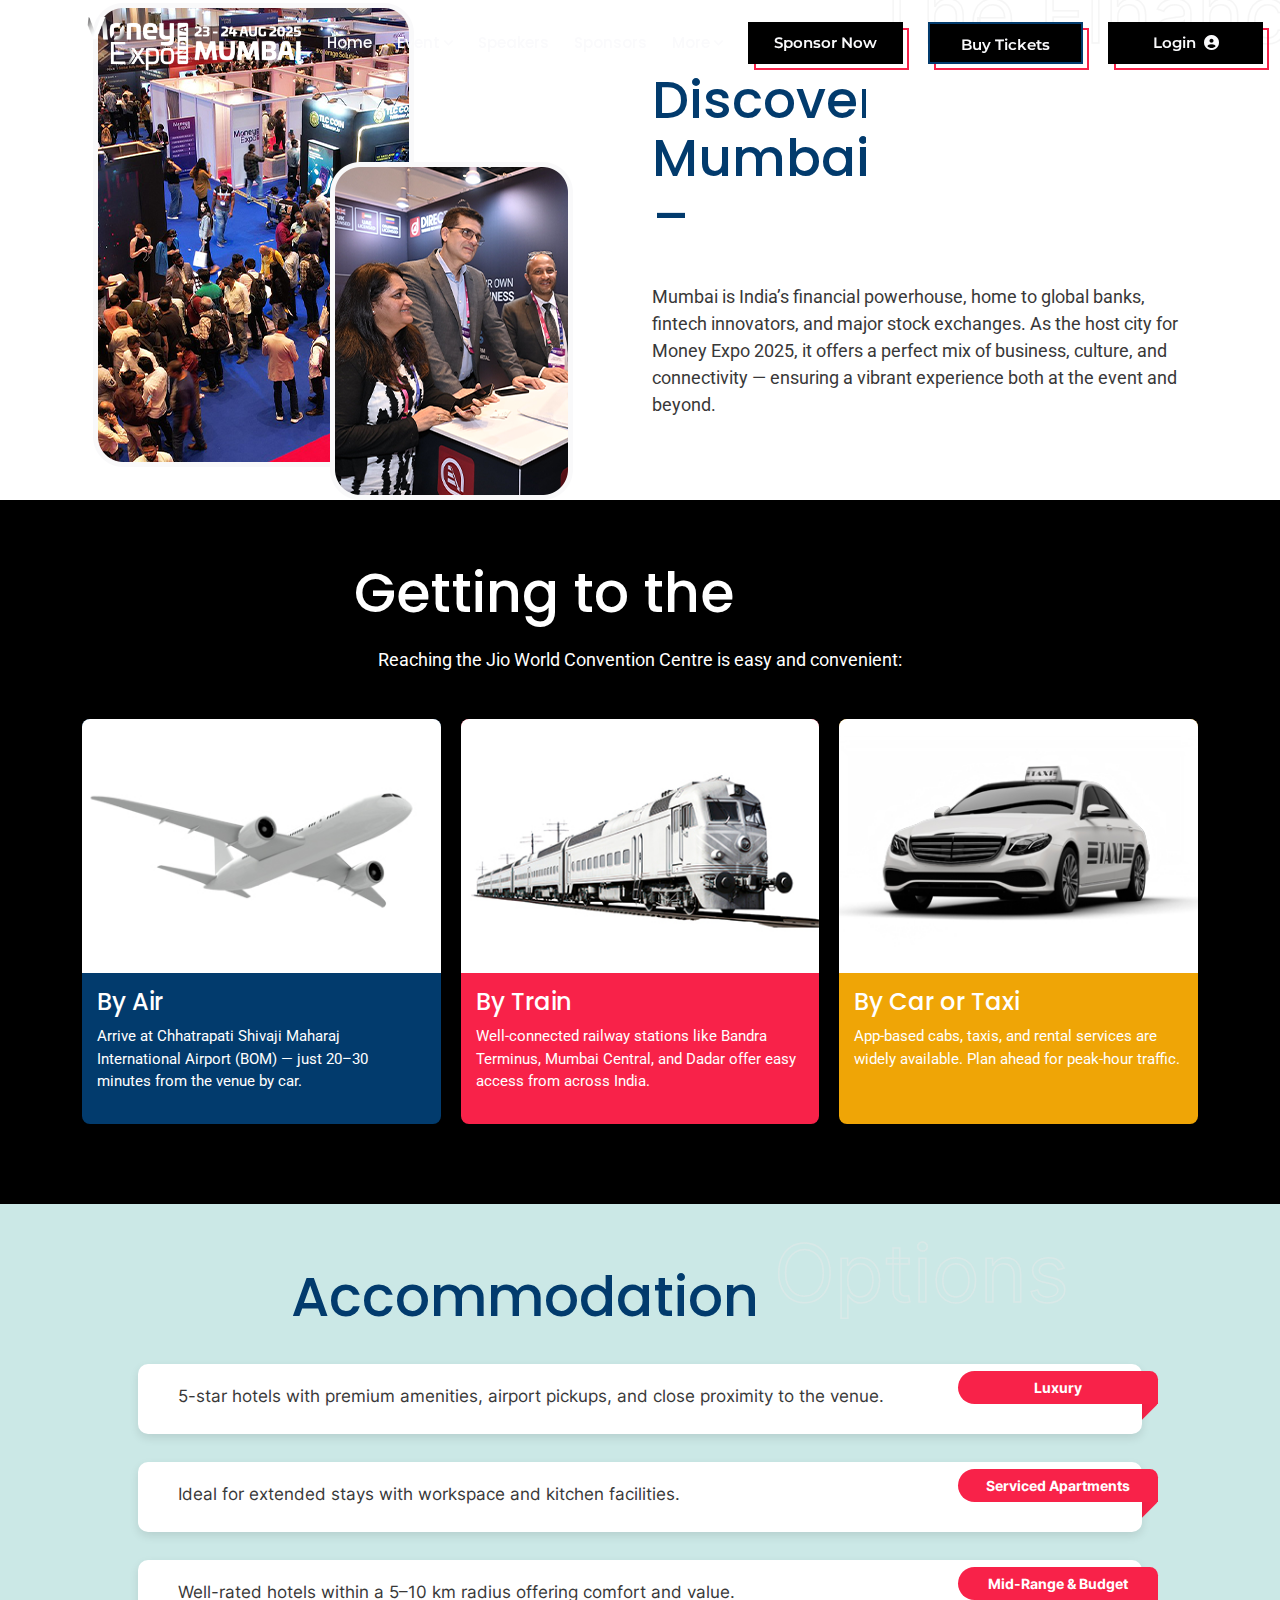
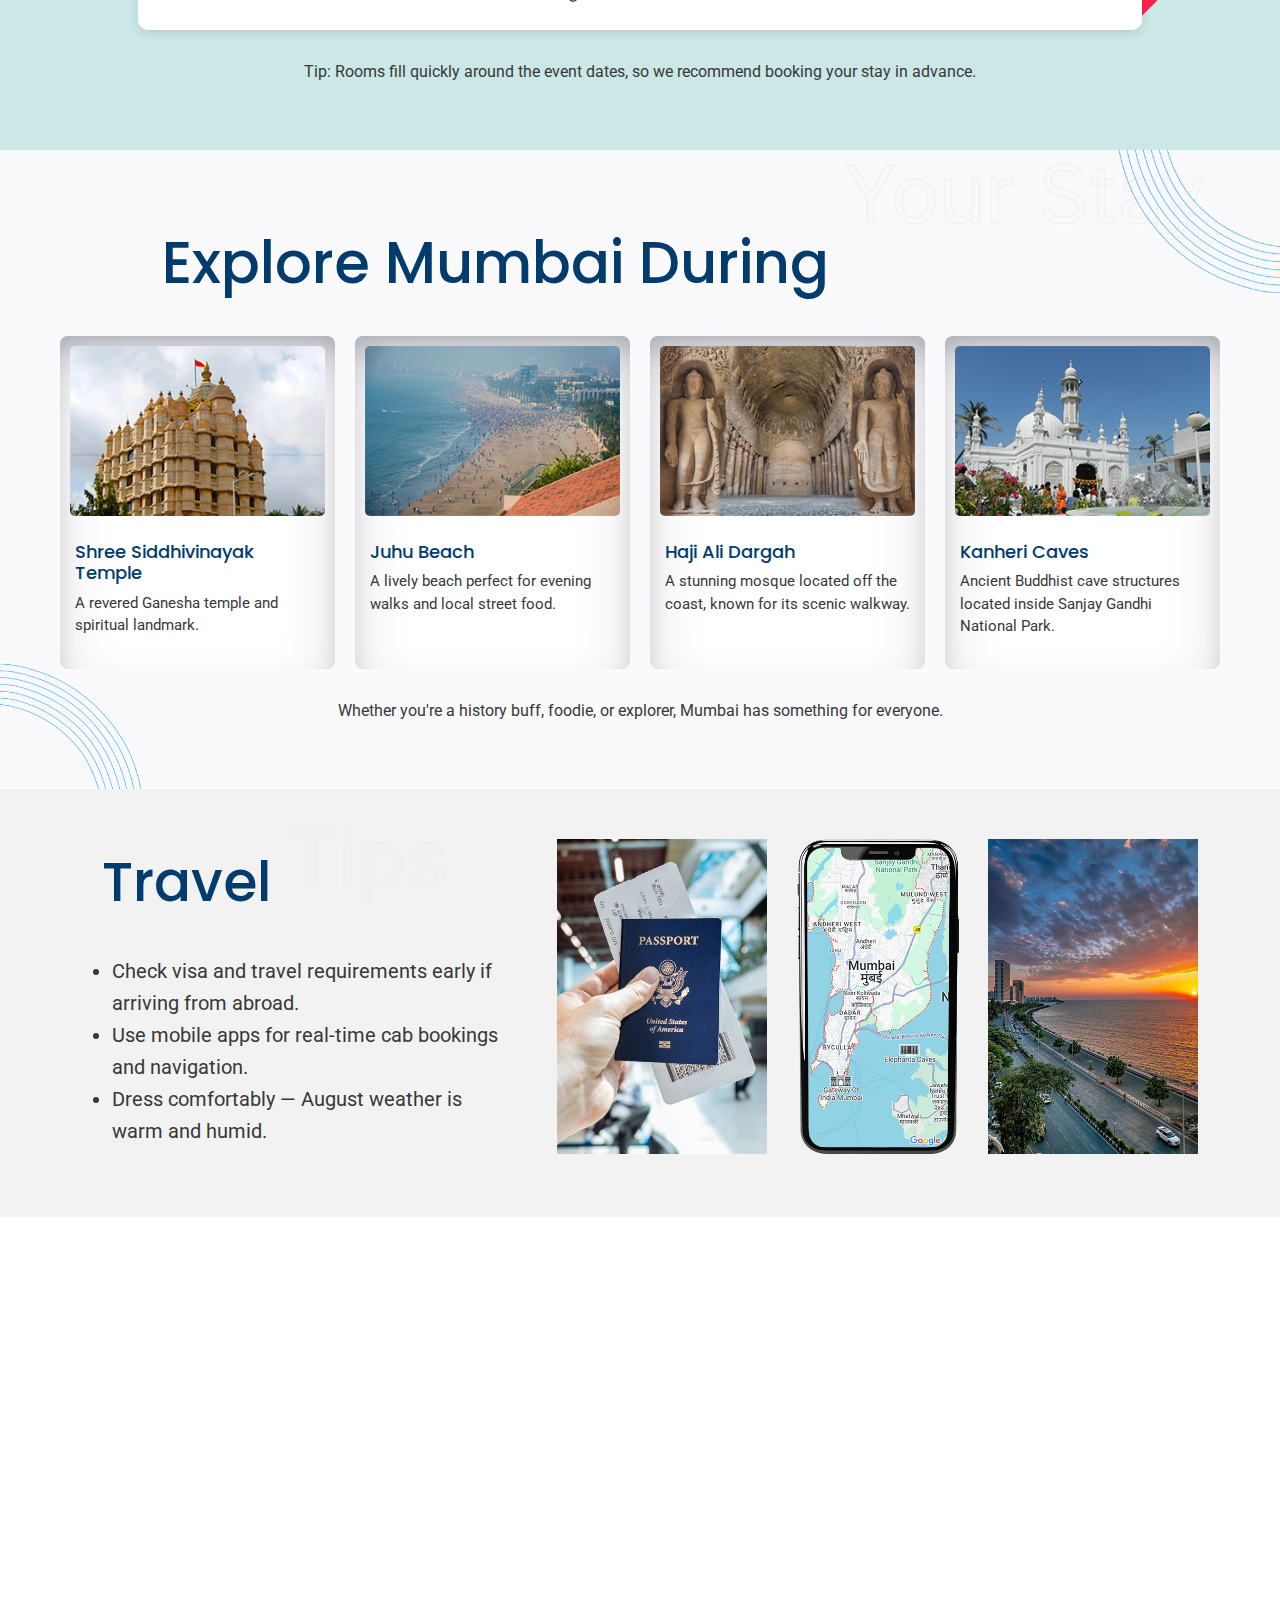
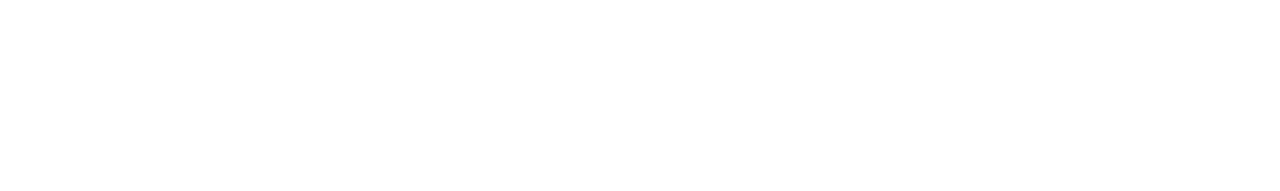
<file: travel.html>
<!DOCTYPE html>
<html lang="en">

<head>
    <meta charset="UTF-8">
    <meta name="viewport" content="width=device-width, initial-scale=1.0">
    <title>Money Expo India - Money Expo Global</title>

    <!-- Title icon -->
    <link rel="icon" href="./assets/image/Favicons/MoneyExpo.png">

    <!-- ==== CSS ==== -->
    <!-- Bootstrap -->
    <link rel="stylesheet" href="./assets/css/Bootstrap/bootstrap.min.css">
    <!-- Slick -->
    <link rel="stylesheet" href="./assets/css/Slick/slick.css">
    <link rel="stylesheet" href="./assets/css/Slick/slick-theme.css">
    <!-- Swiper CSS -->
    <link rel="stylesheet" href="./assets/css/Swiper/swiper-bundle.min.css" />
    <!-- Animation -->
    <link rel="stylesheet" href="./assets/css/Animate/animate.css">
    <!-- Glightbox -->
    <link rel="stylesheet" href="./assets/css/Glightbox/glightbox.min.css">
    <!-- CSS -->
    <link rel="stylesheet" href="./assets/css/Styles/Style.css">
    <link rel="stylesheet" href="./assets/css/Styles/Sub-page.css">
    <!-- Fonts -->
    <link rel="stylesheet" href="./assets/Fonts/Font-Style.css">
    <!-- Font Icons -->
    <!-- Bootstrap Icons -->
    <link rel="stylesheet" href="./assets/Icons/Bootstrap/Bootstrap-Icons.min.css">
    <!-- Line Awesome Icons -->
    <link rel="stylesheet" href="./assets/Icons/Line-Awesome/Line-Awesome.css">
    <!-- Font Awesome Icons -->
    <link rel="stylesheet" href="./assets/Icons/Font-Awesome_Free-V.6.7.1/Font-Awesome_Free-V.6.7.1.css">
    <link rel="stylesheet" href="https://cdn.jsdelivr.net/npm/swiper@11/swiper-bundle.min.css" />
</head>

<body>

    <!-- ==== Prloader Section ==== -->
    <div class="Preloader">
        <div class="Preloader-spinner">
            <div class="Double-bounce1"></div>
            <div class="Double-bounce2"></div>
        </div>
    </div>
    <!-- ==== Prloader Section ==== -->

    <!-- ==== Custom Cursor Section ==== -->
    <div class="CustomDrag-Cursor">
        <div class="Custom-cursor Cursor-outer"></div>
        <div class="Custom-cursor Cursor-inner"></div>
    </div>
    <!-- ==== End Custom Cursor Section ==== -->


    <!-- ==== Header Section ==== -->
    <!-- Header Top -->
    <div class="Header-top">
        <div class="container">
            <div class="Hdrtop-container">
                <div class="Hdr-location">
                    <p>
                        <span><i class="bi bi-geo-alt"></i> Agora Bogota, Centro de Convenciones, Bogota, Chile</span>
                        <span class="Location-line"></span>
                        <span><i class="bi bi-calendar4-event"></i> 25 - 26 June, 2025</span>
                        <span class="Location-line"></span>
                        <span><i class="bi bi-clock"></i> 10:00am - 6:00pm</span>
                    </p>
                </div>
                <div class="Hdr-social">
                    <ul>
                        <li>
                            <a href="https://www.facebook.com/mumbaimoneyexpo"> <i
                                    class="fa-brands fa-facebook-f"></i></a>
                        </li>
                        <li>
                            <a href="https://www.instagram.com/moneyexpo_india/"> <i
                                    class="fa-brands fa-instagram"></i></a>
                        </li>
                        <li>
                            <a href="https://x.com/MoneyExpoIndia0"> <i class="fa-brands fa-x-twitter"></i></a>
                        </li>
                        <li>
                            <a href="https://www.linkedin.com/company/84329646/admin/dashboard/"> <i
                                    class="fa-brands fa-linkedin-in"></i></a>
                        </li>
                    </ul>
                </div>
            </div>
        </div>
    </div>
    <!-- End Header Top	 -->

    <!-- Header Menu -->
    <header id="header">
        <div class="container">
            <div class="Header-inner">
                <a class="Web-Logo" href="index.html">
                    <img src="./assets/image/Logo/MEI-Logo-White-DV.png" alt="MoneyExpo Logo" />
                    <img src="./assets/image/Logo/MEI-Logo-White-DV.png" alt="MoneyExpo Logo" />
                </a>

                <!-- Website Header -->
                <ul id="Primary-menu">
                    <li><a href="index.html">Home</a></li>
                    <!-- Important: Change Id and aria-labelledby for adding Extra Dropdowns* -->
                    <li class="main-menu">
                        <a class="dropdown-toggle" role="button" id="EventDropdown" data-bs-toggle="dropdown"
                            aria-expanded="false">Event</a>
                        <ul class="dropdown-menu sub-menu" aria-labelledby="EventDropdown">
                            <li><a class="dropdown-item Submenu-line" href="whyAttend.html">Why Attend ?</a></li>
                            <!-- <li><a class="dropdown-item Submenu-line" href="Agenda.html">Agenda</a></li> -->
                            <li><a class="dropdown-item Submenu-line" href="Floorplan.html">Floor Plan</a></li>
                        </ul>
                    </li>
                    <li><a href="Speaker.html">Speakers</a></li>
                    <li><a href="Sponsor.html">Sponsors</a></li>
                    <!-- <li><a href="#partner">Partners</a></li> -->
                    <li class="main-menu">
                        <a class="dropdown-toggle" role="button" id="EventDropdown" data-bs-toggle="dropdown"
                            aria-expanded="false">More</a>
                        <ul class="dropdown-menu sub-menu" aria-labelledby="EventDropdown">
                            <li><a class="dropdown-item Submenu-line" href="#partner">Media Partners</a></li>
                            <!-- <li><a class="dropdown-item Submenu-line" href="#">Event App</a></li> -->
                            <li><a class="dropdown-item Submenu-line" href="Faq.html">FAQs</a></li>
                            <li class="d-none"><a class="dropdown-item Submenu-line" href="travel.html">Travel & Stay</a></li>

                        </ul>
                    </li>
                    <!-- <li>
                        <div class="Header-flag">
                            <a class="Hdr-flag-img" href="index.html">
                                <img src="./assets/image/Flags/English.png" alt="English">
                            </a>
                            <a class="Hdr-flag-img" href="#">
                                <img src="./assets/image/Flags/Spanish.png" alt="Spanish">
                            </a>
                        </div>
                    </li> -->
                    <li class="Hdr-Webbtn">
                        <a href="Become-sponsor.html" class="Section-btn Pink-btn">Sponsor Now</a>
                        <div class="button-outline Pink-btn-outline"></div>
                    </li>
                    <li class="Hdr-Webbtn">
                        <a href="#" class="Section-btn Blue-btn">Buy Tickets</a>
                        <div class="button-outline Blue-btn-outline"></div>
                    </li>
                    <li class="Hdr-Webbtn">
                        <a href="#" class="Section-btn Yellow-btn">Login &nbsp;<i class="fa-solid fa-circle-user"></i>
                        </a>
                        <div class="button-outline Yellow-btn-outline"></div>
                    </li>
                    <!-- <li>
                        <a href="#" class="header-login-btn">Login &nbsp;<i class="fa-solid fa-circle-user"></i> </a>
                    </li> -->
                </ul>
                <!-- End Website Header -->

                <!-- Mobile Header -->
                <div class="Mobile-Header">
                    <nav class="Mbl-nav">
                        <a class="Mbl-Logo" href="index.html">
                            <img src="./assets/image/Logo/MEI-Logo-White-DV.png" alt="MoneyExpo Logo" />
                        </a>
                        <ul class="Mbl-menu">
                            <li><a class="Menu-Close" href="index.html">Home</a></li>
                            <li>
                                <a class="Mblmenu-item">Event <i class="fa-solid fa-angle-down"></i></a>
                                <ul class="Mblmenu-collapse" aria-expanded="false">
                                    <li><a class="Menu-Close" href="whyAttend.html">Why Attend ?</a></li>
                                    <!-- <li><a class="Menu-Close" href="Agenda.html">Agenda</a></li> -->
                                    <li><a class="Menu-Close" href="Floorplan.html">Floor Plan</a></li>

                                </ul>
                            </li>
                            <li><a class="Menu-Close" href="Speaker.html">Speakers</a></li>
                            <li><a class="Menu-Close" href="Sponsor.html">Sponsors</a></li>
                            <!-- <li><a class="Menu-Close" href="#partner">Partners</a></li> -->
                            <li>
                                <a class="Mblmenu-item">More<i class="fa-solid fa-angle-down"></i></a>
                                <ul class="Mblmenu-collapse" aria-expanded="false">
                                    <li><a class="Menu-Close" href="#partner">Media Partners</a></li>
                                    <!-- <li><a class="Menu-Close" href="#">Event App</a></li> -->
                                    <li><a class="Menu-Close" href="Faq.html">FAQs</a></li>
                                    <li><a class="Menu-Close d-none" href="travel.html">Travel & Stay</a></li>
                                </ul>
                            </li>
                            <li class="Hdr-Webbtn">
                                <a href="Become-sponsor.html" class="Section-btn Pink-btn">Sponsor Now</a>
                                <div class="button-outline Pink-btn-outline"></div>
                            </li>
                            <li class="Hdr-Webbtn">
                                <a href="#" class="Section-btn Blue-btn">Buy Tickets</a>
                                <div class="button-outline Blue-btn-outline"></div>
                            </li>
                            <li class="Hdr-Webbtn">
                                <a href="#" class="Section-btn Yellow-btn">Login &nbsp;<i
                                        class="fa-solid fa-circle-user"></i> </a>
                                <div class="button-outline Yellow-btn-outline"></div>
                            </li>
                        </ul>
                    </nav>
                </div>
                <div class="Hdr-Overlay"></div>
                <!-- End Mobile Header -->

                <!-- Header Toggle -->
                <div id="Primary-menu-toggle">
                    <div class="Menu-bar"></div>
                    <div class="Menu-bar"></div>
                    <div class="Menu-bar"></div>
                    <div class="Menu-bar"></div>
                </div>
            </div>
        </div>
    </header>
    <!-- End Header Menu -->
    <!-- ==== End Header Section ==== -->

    <!-- ==== Travel Page ==== -->
    <main class="travel-Page">

        <!-- ==== Banner Section ==== -->
        <section class="All-Page-Banner">
            <img class="Banner-Img" src="assets/image/Banners/Travel-Banner.jpg" alt="">
            <div class="container">
                <div class="BnrPage-Inner">
                    <div class="BnrPage-Title">
                        <h1>Travel & Stay</h1>
                        <p style="display: none;"></p>
                    </div>
                </div>
            </div>
        </section>
        <!-- ==== End Banner Section ==== -->

        <!-- ==== Discover Section ==== -->
        <section class="discover-section page-first-section">
            <div class="container">
                <div class="row">
                    <div class="col-lg-6 col-md-6 ">
                        <div class="discover-fit">
                            <img src="assets/image/Travel/Discover-bg.png" alt="discover-img" class="hover-image">
                        </div>
                    </div>
                    <div class="col-lg-6 col-md-6 align">
                        <div class="discover-cont">
                            <div class="bnr-common-title">
                                <h1>Discover Mumbai –</h1>
                                <div class="animated-text" data-text="The Financial Capital  of India">
                                    <div class="letter"></div>
                                </div>
                            </div>
                            <p class="discover-para">Mumbai is India’s financial powerhouse, home to global banks,
                                fintech
                                innovators, and major stock exchanges. As the host city for Money Expo 2025, it
                                offers a
                                perfect mix of business, culture, and connectivity — ensuring a vibrant experience
                                both
                                at the
                                event and beyond.
                            </p>
                        </div>
                    </div>
                </div>
            </div>
        </section>
        <!-- ==== End Discover Section ==== -->

        <!-- ==== Transport Section ==== -->

        <section class="transport-section PTB-50">
            <div class="container">
                <div class="bnr-common-title">
                    <h1>Getting to the</h1>
                    <div class="animated-text" data-text="Venue">
                        <div class="letter"></div>
                    </div>
                </div>
                <p class="transport-text">Reaching the Jio World Convention Centre is easy and convenient:</p>


                <div class="transport-layout">
                    <div class="transport-card card-air">
                        <img src="assets/image/Travel/Aeroplane.jpg" alt="By Air">
                        <div class="card-content">
                            <h3>By Air</h3>
                            <p>Arrive at Chhatrapati Shivaji Maharaj International Airport (BOM) — just 20–30 minutes
                                from the venue by car.</p>
                        </div>
                    </div>

                    <div class="transport-card card-train">
                        <img src="assets/image/Travel/Train.jpg" alt="By Train">
                        <div class="card-content">
                            <h3>By Train</h3>
                            <p>Well-connected railway stations like Bandra Terminus, Mumbai Central, and Dadar offer
                                easy access from across India.</p>
                        </div>
                    </div>

                    <div class="transport-card card-car">
                        <img src="assets/image/Travel/Taxi.jpg" alt="By Car or Taxi">
                        <div class="card-content">
                            <h3>By Car or Taxi</h3>
                            <p>App-based cabs, taxis, and rental services are widely available. Plan ahead for peak-hour
                                traffic.</p>
                        </div>
                    </div>
                </div>
            </div>
        </section>

        <!-- ==== End Transport Section ==== -->

        <!-- ==== Accommodation Section ==== -->
        <section class="accommodation-section PTB-50">
            <div class="container">
                <div class="bnr-common-title">
                    <h1>Accommodation</h1>
                    <div class="animated-text" data-text="Options">
                        <div class="letter"></div>
                        <p>Mumbai offers a wide range of hotels to match your preferences—whether you’re looking for
                            business-class convenience or relaxed comfort.</p>
                    </div>
                </div>
                <div class="card_container">
                    <div class="card" data-label="Luxury">
                        <div class="card-container">
                            <p>5-star hotels with premium amenities, airport pickups, and close proximity to the
                                venue.
                            </p>
                        </div>
                    </div>

                    <div class="card" data-label="Serviced Apartments">
                        <div class="card-container">
                            <p> Ideal for extended stays with workspace and kitchen facilities.
                            </p>
                        </div>
                    </div>

                    <div class="card" data-label="Mid-Range & Budget">
                        <div class="card-container">
                            <p>Well-rated hotels within a 5–10 km radius offering comfort and value.</p>
                        </div>
                    </div>
                </div>
                <p class="accommodation-tip">Tip: Rooms fill quickly around the event dates, so we recommend booking
                    your stay in advance.</p>
            </div>
        </section>

        <!-- ==== End Accommodation Section ==== -->

        <!-- ==== Explore Section ==== -->
        <section class="explore-section PTB-50">
            <img src="assets/image/Travel/wave-corner.png" class="wave-top-right" alt="Wave Top Right" />
            <img src="assets/image/Travel/wave-corner.png" class="wave-bottom-left" alt="Wave Bottom Left" />
            <div class="container">
                <div class="bnr-common-title">
                    <h1>Explore Mumbai During</h1>
                    <div class="animated-text" data-text="Your Stay">
                        <div class="letter"></div>
                        <p>Make the most of your visit by exploring the city’s iconic attractions. Here are a few
                            highlights:</p>
                    </div>
                </div>
                <div class="explore-layout">
                    <div class="explore-card">
                        <img src="assets/image/Travel/Shree Siddhivinayak Temple.png" alt="Shree Siddhivinayak Temple">
                        <div class="card-content">
                            <h3>Shree Siddhivinayak Temple</h3>
                            <p>A revered Ganesha temple and spiritual landmark.</p>
                        </div>
                    </div>
                    <div class="explore-card">
                        <img src="assets/image/Travel/Juhu beach.png" alt="Juhu Beach">
                        <div class="card-content">
                            <h3>Juhu Beach</h3>
                            <p>A lively beach perfect for evening walks and local street food.</p>
                        </div>
                    </div>
                    <div class="explore-card">
                        <img src="assets/image/Travel/kanheri caves.png" alt="Kanheri Caves">
                        <div class="card-content">
                            <h3>Haji Ali Dargah</h3>
                            <p>A stunning mosque located off the coast, known for its scenic walkway.</p>
                        </div>
                    </div>
                    <div class="explore-card">
                        <img src="assets/image/Travel/dargah.png" alt="Haji Ali Dargah">
                        <div class="card-content">
                            <h3>Kanheri Caves</h3>
                            <p>Ancient Buddhist cave structures located inside Sanjay Gandhi National Park.</p>
                        </div>
                    </div>
                </div>
                <p class="explore-tip">Whether you're a history buff, foodie, or explorer, Mumbai has something for
                    everyone.</p>
            </div>
        </section>

        <!-- ==== End Explore Section ==== -->

        <!-- ==== Tips Section ==== -->
        <section class="tips-section PTB-50">
            <div class="container">
                <div class="row">
                    <div class="col-lg-5 col-12 align">
                        <div class="tips-left">
                            <div class="bnr-common-title">
                                <h1>Travel</h1>
                                <div class="animated-text" data-text="Tips">
                                    <div class="letter"></div>
                                </div>
                            </div>
                            <ul class="tips-list">
                                <li>Check visa and travel requirements early if arriving from abroad.</li>
                                <li>Use mobile apps for real-time cab bookings and navigation.</li>
                                <li>Dress comfortably — August weather is warm and humid.</li>
                            </ul>
                        </div>
                    </div>

                    <div class="col-lg-7 col-12">
                        <div class="tips-images-row">
                            <div class="tips-image">
                                <img src="assets/image/Travel/visa.png" alt="Travel Image 1" />
                            </div>
                            <div class="tips-image">
                                <img src="assets/image/Travel/mobile-app1.png" alt="Travel Image 2" />
                            </div>
                            <div class="tips-image">
                                <img src="assets/image/Travel/weather.jpg" alt="Travel Image 3" />
                            </div>
                        </div>
                    </div>
                </div>
            </div>
        </section>
        <!-- ==== End Tips Section ==== -->

        <!-- ==== Back to Top Section ==== -->
        <section class="ScrollTop-Section">
            <button class="ScrollTopBtn" id="ScrollTopBtn"><i class="fa-solid fa-arrow-up"></i></button>
        </section>
        <!-- ==== End Back to Top Section ==== -->


        <!-- ==== Footer Section ==== -->
        <section class="Footer-Section wow fadeIn" data-wow-delay=".6s"
            style="visibility: visible; animation-delay: 0.6s; animation-name: fadeIn;">
            <div class="container">
                <div class="Footer-Inner">
                    <div class="Ftr-sitelogo">
                        <a href="index.html">
                            <img src="./assets/image/Logo/MEI-Logo-White-DV.png" alt="Organized Logo"></a>

                    </div>
                    <div class="Ftr-logo">
                        <div class="Ftrlogo-details">
                            <h4 style="margin: 0px;">Organized By</h4> <br>
                            <div class="Ftr-organized">
                                <div class="footer-right-logo">
                                    <a href="https://trasoltech.com/">
                                        <img src="./assets/image/Logo/trasol-logo.png" width="100px" height="45px"
                                            alt="Organized Logo"></a>
                                    <a href="https://hqmena.com/">
                                        <img src="./assets/image/Logo/Footer-Logo.png" width="100px" height="45px"
                                            alt="Organized Logo"></a>
                                </div>
                            </div>
                        </div>
                    </div>

                    <div class="midle-content">
                        <div class="Cont-heading">
                            <p>Contact Us</p>
                        </div>
                        <ul class="Menus-list">
                            <li>Exhibition Inquiry<br>
                                <a href="mailto:sales@hqmena.com">sales@hqmena.com</a>
                            </li>
                            <li>Media/Marketing Inquiry<br>
                                <a href="mailto:marketing@hqmena.com">marketing@hqmena.com</a>
                            </li>
                            <li>Speaker Inquiry<br>
                                <a href="mailto:conference@hqmena.com">conference@hqmena.com</a>
                            </li>
                        </ul>
                    </div>
                    <div class="Ftr-media">
                        <p style="margin: 0px;">18+ only</p>
                        <div class="Ftr-social">
                            <a class="Ftrsocial-item" href="https://www.facebook.com/mumbaimoneyexpo" target="_blank">
                                <img src="./assets/image/SVGs/Ftr-facebook.svg" alt="Facebook">
                            </a>
                            <a class="Ftrsocial-item" href="https://x.com/MoneyExpoIndia0" target="_blank">
                                <img src="./assets/image/SVGs/Ftr-twitter.svg" alt="Twitter">
                            </a>
                            <a class="Ftrsocial-item" href="https://www.instagram.com/moneyexpo_india/"
                                target="_blank">
                                <img src="./assets/image/SVGs/Ftr-instagram.svg" alt="Instagram">
                            </a>

                            <a class="Ftrsocial-item"
                                href="https://www.linkedin.com/company/84329646/admin/dashboard/"
                                target="_blank">
                                <img src="./assets/image/SVGs/Ftr-linkedin.svg" alt="Linkedin">
                            </a>

                            <a class="Ftrsocial-item" href="https://www.youtube.com/@MoneyExpoIndiaOfficial"
                                target="_blank">
                                <img src="./assets/image/SVGs/Ftr-youtube.svg" alt="Youtube">
                            </a>
                        </div>
                    </div>
                    <div class="Ftr-divider"></div>
                    <div class="Ftr-copyright">
                        <p>Copyright © 2025 Money Expo India. All Rights Reserved</p>
                        <div class="Ftr-Terms">
                            <a href="terms-condition.html">Terms and Conditions</a>
                             
                        </div>
                    </div>
                </div>
                <div class="Ftr-disclaimer">
                    <p>Disclaimer : Money Expo India is organized for informational and educational purposes only. The
                        views, opinions, and materials presented by speakers, exhibitors, or any other
                        participants do not necessarily reflect the official policy or position of the organizers,
                        sponsors, or affiliates of the Event. Participation in the Event does not constitute financial
                        or
                        investment advice, and attendees are advised to seek independent advice before making any
                        investment or financial decisions. The organizers make no representations or
                        warranties of any kind, express or implied, about the accuracy, reliability, or completeness of
                        any information provided during the Event. All investments carry risks, and attendees
                        are solely responsible for their financial decisions.</p>
                </div>
            </div>
        </section>
        <!-- ==== End Footer Section ==== -->






    </main>

    <script src="https://cdn.jsdelivr.net/npm/swiper@11/swiper-bundle.min.js"></script>


    <script>
        function animateTextBlocks() {
            const textBlocks = document.querySelectorAll('.animated-text');

            textBlocks.forEach(block => {
                const text = block.getAttribute('data-text');
                block.innerHTML = ''; // Clear old spans

                text.split('').forEach((char, index) => {
                    const span = document.createElement('span');
                    span.textContent = char === " " ? '\u00A0' : char;
                    span.classList.add('letter');
                    span.style.animationDelay = `${index * 0.04}s`;
                    span.classList.add('animate');
                    block.appendChild(span);
                });
            });
        }

        // Initial animation + repeat every 5.6s
        animateTextBlocks();
        setInterval(animateTextBlocks, 2600);
    </script>


    <!-- ==== JS ==== -->
    <!-- Jquery -->
    <script src="./assets/js/Jquery/jquery-3.7.1.min.js"></script>
    <!-- Bootstrap -->
    <script src="./assets/js/Bootstrap/bootstrap.bundle.min.js"></script>
    <!-- Glightbox -->
    <script src="./assets/js/Glightbox/glightbox.min.js"></script>
    <!-- Slick -->
    <script src="./assets/js/Slick/slick.min.js"></script>
    <!-- Swiper -->
    <script src="./assets/js/Swiper/swiper-bundle.min.js"></script>
    <!-- Wow -->
    <script src="./assets/js/Wow/wow.min.js"></script>
    <!-- Text Animmate -->
    <script src="./assets/js/SplitType/index.min.js"></script>
    <!-- Gsap -->
    <script src="./assets/js/Gsap/gsap.min.js"></script>
    <!-- Script JS-->
    <script src="./assets/js/Scripts/Main.js"></script>

</body>

</html>
</file>
<file: assets/css/Styles/Sub-page.css>
/* All Page Common Banner Section */
.All-Page-Banner {
    position: relative;
    overflow: hidden;
    display: none;
}

.All-Page-Banner .Banner-Img {
    max-height: 400px;
    min-height: 300px;
    width: 100%;
    object-fit: cover;
}

.All-Page-Banner .BnrPage-Inner {
    position: absolute;
    top: 60%;
    left: 50%;
    z-index: 10;
    transform: translate(-50%, -60%);
    text-align: center;
    width: 100%;
}

.All-Page-Banner .BnrPage-Title h1 {
    font-size: 36px;
    font-weight: 700;
    line-height: 1;
    text-align: center;
    color: #fff;
    text-transform: uppercase;
    font-family: var(--font-Inter);
    margin-bottom: 10px;
}

/* End All Page Common Banner Section */

/* sponsor-page */
.Sponsor-section {
    background-color: #030225;
}

.Sponsor-section p {
    color: #fff;
    font-size: 20px;
    line-height: 34px;
    font-weight: 400;
    font-family: var(--font-Roboto);
    text-align: center !important;
    margin-bottom: 2rem;
}

.Sponsor-title .bnr-common-title h1 {
    background-color: #ffff;
}

.Sponsor-title .animated-text::before {
    top: -19%;
    font-size: 4rem;
    -webkit-text-stroke: 1.5px #efa50626 !important;

}

.Elite-sponsor h1 {
    color: var(--color-Pink);
    font-size: 32px;

}

.Elite-sponsor .Sponsor-title {
    display: flex;
    align-items: center;
    justify-content: center;
    gap: 50px;
}

.Elite-sponsor .Sponsor-title .Sponsor-Titleline {
    flex: 1;
    height: 2px;
    background: var(--color-Pink);
    display: inline-block;
}

.Elite-sponsor .row {
    margin: 40px 0px;
    gap: 40px 0px;
    justify-content: center;
}

.Elite-sponsor .Sponsor-card {
    background: var(--color-white);
    box-shadow: rgba(50, 50, 93, 0.25) 0px 30px 60px -12px inset, rgba(0, 0, 0, 0.3) 0px 18px 36px -18px inset;
    display: flex;
    justify-content: center;
    align-items: center;
    height: 80px;
    width: 100%;
    padding: 0px 5px;
    position: relative;

}

.Elite-sponsor .Spnr-Card-Site {

    position: absolute;
    bottom: 0;
    left: 0;
    width: 100%;
    height: 100%;

    display: flex;
    flex-direction: column;
    justify-content: center;
    background: var(--color-Blue);
    color: var(--color-white);
    transform: scale(0.6);
    opacity: 0;
    transition: 0.3s;
    justify-content: center;
    align-items: center;
    cursor: pointer;
}

.Elite-sponsor .Sponsor-card:hover .Spnr-Card-Site {
    opacity: 1;
    transform: scale(1);
}

.Spnr-Card-Site h4 {
    font-size: 12px;
    margin-bottom: 5px;
}

.Spnr-Card-Site a {
    background: var(--color-black);
    padding: 5px;
    font-size: 10px;

}

.Spnr-Card-Site p {
    font-size: 10px;
    margin-bottom: 0px;
    color: var(--color-white);
}

/* WhyAttend */
.Who-Will-Meet .Who-Will-Meet-inner .Who-Will-Meet-card .Who-Will-Meet-img {
    width: 100%;
    height: 100%;
    display: none;
}

.Who-Will-Meet .Who-Will-Meet-inner .Who-Will-Meet-card .Who-Will-Meet-img img {
    width: 100%;
    object-fit: cover;
    position: absolute;
    top: 0;
    left: 0;
}

.Who-Will-Meet .Who-Will-Meet-inner .Who-Will-Meet-card {
    height: 250px;
    max-width: 250px;
    position: relative;
    background-color: black;
    border-radius: 20px;
    z-index: 2;
    border: 6px solid #44171747;
    backdrop-filter: blur(4px);
}

.Who-Will-Meet-inner .row .col-lg:nth-child(odd) .Who-Will-Meet-card {
    background-color: #efa50680;
}

.Who-Will-Meet-inner .row .col-lg:nth-child(even) .Who-Will-Meet-card {
    margin-top: 5rem;
    background-color: #023b6d8c;
    border-radius: 0px 40px;
}

/* .Who-Will-Meet-inner .row .Who-Will-Meet-card:nth-child(1) {
    background-color: #023b6d8c;
}

.Who-Will-Meet-inner .row .Who-Will-Meet-card:nth-child(2) {
    background-color: #ff000065;
}

.Who-Will-Meet-inner .row .Who-Will-Meet-card:nth-child(3) {
    background-color: #efa5064f;
}

.Who-Will-Meet-inner .row .Who-Will-Meet-card:nth-child(4) {
    background-color: #f8224973;
}

.Who-Will-Meet-inner .row .Who-Will-Meet-card:nth-child(5) {
    background-color: #2a745878;
} */




/* .Who-Will-Meet .Who-Will-Meet-inner .Who-Will-Meet-card.c-1 {
    background-color: #EFA506;
    transform: translateY(-50px);
}

.Who-Will-Meet .Who-Will-Meet-inner .Who-Will-Meet-card.c-1::before {

    border-left: 50px solid #EFA506;
    border-right: 0px solid transparent;
    border-bottom: 200px solid transparent;
}

.Who-Will-Meet .Who-Will-Meet-inner .Who-Will-Meet-card.c-2 {
    background-color: #32354b;
    transform: translateY(50px);
}

.Who-Will-Meet .Who-Will-Meet-inner .Who-Will-Meet-card.c-2::before {

    border-left: 50px solid #32354b;
    border-right: 0px solid transparent;
    border-bottom: 200px solid transparent;
}

.Who-Will-Meet .Who-Will-Meet-inner .Who-Will-Meet-card.c-3 {
    background-color: rgb(135, 196, 149);
}

.Who-Will-Meet .Who-Will-Meet-inner .Who-Will-Meet-card.c-3::before {

    border-left: 50px solid rgb(135, 196, 149);
    border-right: 0px solid transparent;
    border-bottom: 200px solid transparent;
}

.Who-Will-Meet .Who-Will-Meet-inner .Who-Will-Meet-card.c-4 {
    background-color: #FF2D55;
    transform: translateY(-50px);
}

.Who-Will-Meet .Who-Will-Meet-inner .Who-Will-Meet-card.c-4::before {

    border-left: 50px solid #FF2D55;
    border-right: 0px solid transparent;
    border-bottom: 200px solid transparent;
}

.Who-Will-Meet .Who-Will-Meet-inner .Who-Will-Meet-card.c-5 {
    background-color: rgb(78, 122, 83);
    transform: translateY(50px);
}

.Who-Will-Meet .Who-Will-Meet-inner .Who-Will-Meet-card.c-5::before {

    border-left: 50px solid rgb(78, 122, 83);
    border-right: 0px solid transparent;
    border-bottom: 200px solid transparent;
} */

/* .Who-Will-Meet .Who-Will-Meet-inner .Who-Will-Meet-card::before {
    content: "";
    position: absolute;
    left: 0;
    top: 50%;
    bottom: -100%;
    width: 0;
    height: 1px;
    z-index: 1;
} */

.Who-Will-Meet .Who-Will-Meet-inner .Who-Will-Meet-card .Who-Will-Meet-card-content {
    height: 100%;
    width: 100%;
    display: flex;
    flex-direction: column;
    justify-content: center;
    align-items: center;
}

.Who-Will-Meet .Who-Will-Meet-inner .Who-Will-Meet-card .Who-Will-Meet-card-content p {
    font-size: 17px;
    text-align: center;
    color: white;
    z-index: 3;
}

.Who-Will-Meet .Who-Will-Meet-inner .Who-Will-Meet-card .Who-Will-Meet-card-content p span {
    font-size: 20px;
    font-weight: 600;
}

.Who-Will-Meet .container {
    max-width: 1300px;
}

.Who-Will-Meet {
    background: linear-gradient(rgb(0 0 0 / 73%), rgb(0 0 0 / 68%)), url(../../image/Who-Will-meet/road.png);
    background-size: cover;
    background-position: center;
    min-height: 600px;
}

.Who-Will-Meet .bnr-common-title h1 {
    background-color: var(--color-Ghost-White);
}


.Who-Will-Meet .animated-text .letter {
    font-size: 60px;
    line-height: 75px;
}

.key-highlights .animated-text .letter {
    font-size: 60px;
    line-height: 75px;
}

.Who-Will-Meet-title-txt {
    font-size: 16px;
    text-align: center;
    color: white;
}

.Who-Will-Meet .Who-Will-Meet-title {
    margin-bottom: 50px;
}



/* Key Highlights to Explore */
.key-highlights .key-highlights-inner .key-highlights-card .key-highlights-card-img img {
    width: 100%;
    padding: 10px;
}

.key-highlights .key-highlights-inner .key-highlights-card .key-highlights-card-content {
    width: 100%;
    height: 100%;
}

.key-highlights .key-highlights-inner .key-highlights-card .key-highlights-card-img {
    width: 70px;
}

.key-highlights .container {
    max-width: 1300px;
}

.key-highlights .key-highlights-inner .key-highlights-card {
    display: flex;
    align-items: center;
    column-gap: 20px;
    min-height: 125px;
    padding: 20px;
    margin-bottom: 25px;
    border-radius: 0px;
    /* box-shadow: rgb(255 246 246 / 28%) 0px -50px 36px -28px inset; */
    background-color: #212529;
    transition: 0.5s;
}

.key-highlights .key-highlights-inner .key-highlights-card:hover {
    transform: translateX(5px);
    background-color: var(--color-Dark-Blue);
}

.key-highlights .key-highlights-inner .key-highlights-card p {
    color: white;
    margin: 0;
    font-family: var(--font-Roboto);

}

.key-highlights .key-highlights-inner .key-highlights-card h3 {
    color: white;
    margin: 0;
}

.key-highlights .Who-Will-Meet-title-txt {
    font-size: 16px;
    text-align: center;
    color: black;
}


.key-highlights .Who-Will-Meet-title {
    margin-bottom: 40px;
}

.key-highlights .Who-Will-Meet-title .bnr-common-title h1 {
    background-color: var(--color-Blue);
}

/* event-feature */

.event-feature .event-feature-right {
    height: 100%;
    width: 100%;
    background-image: url(../../image/Why-to-visit/why-v-bg.png);
    background-repeat: no-repeat;
    background-size: cover;
    background-position: center;
    display: flex;

}

.event-feature-right img {
    border-radius: 15px !important;
}

.event-feature .event-feature-right .event-feature-right-gal-img-2 {
    margin-top: 30px;
}

.event-feature-container .row .col-lg-6:nth-child(even) {
    margin-top: 3rem;
}

.event-feature .event-feature-container .event-feature-card {
    position: relative;
    height: 150px;
    place-content: center;
    padding: 15px 20px;
    background: var(--color-Pink);
    border-radius: 7px 0 10px;
    /* border: 1px solid rgba(255, 255, 255, 0.4); */
    box-shadow: 0 8px 24px rgba(0, 0, 0, 0.1);
    z-index: 1;
}

.event-feature-card::after {
    position: absolute;
    content: "";
    top: 6px;
    left: 5px;
    width: 100%;
    height: 100%;
    background-color: transparent;
    border: 2px solid var(--color-Pink);
    border-radius: 0 0 15px;
}



/* Title Style */
.event-feature .event-feature-container .event-feature-card h3 {
    font-size: 18px;
    margin-bottom: 10px;
    color: var(--color-Ghost-White);
    text-align: center;
    font-weight: bold;
    letter-spacing: 0.5px;
}

/* Paragraph Style */
.event-feature .event-feature-container .event-feature-card p {
    font-size: 13px;
    color: var(--color-text);
    text-align: center;
    line-height: 1.5;
    font-weight: 600;
}

.event-feature .event-feature-container {
    display: flex;
    gap: 20px;
    padding: 25px 0;
    flex-wrap: wrap;
}

.event-feature .event-feature-left-content {

    height: 100%;
    display: flex;
    flex-direction: column;
    justify-content: center;
    align-items: center;
    padding: 30px;
}

.event-feature .container {
    max-width: 1300px;
}

.event-feature {
    position: relative;
    background-color: #040a21;
}

.event-feature::before {
    content: "";
    width: 55.2%;
    height: 100%;
    background-color: rgb(242 237 237);
    position: absolute;
    left: 0;
    z-index: -1;

}

.event-feature .event-feature-title-top .bnr-common-title h1 {
    background-color: #fff;
}

.event-feature .event-feature-title-top .animated-text .letter {
    font-size: 60px;
}

.event-feature .event-feature-title-top .bnr-common-title {
    justify-content: left;
}

.why-attend-bnr {
    position: relative;
}

.why-attend-bnr::before {
    content: "";
    height: 100%;
    width: 100%;
    background-color: #0d102880;
    position: absolute;
    z-index: 2;
}

.event-feature .event-feature-left-content .event-feature-title {
    font-family: var(--font-Roboto);
}

.event-feature .event-feature-title-bottom h3 {
    position: relative;
    font-size: 22px;
    line-height: 36px;
    color: var(--color-Pink);
    margin-bottom: 0px;
    font-family: var(--font-Inter);
    font-weight: 600;
}

.event-feature-title-top p {
    color: #fff;
}

.event-feature-title .animated-text::before {
    content: none;
}

.event-feature-container .row .col-lg-6:nth-child(2) .event-feature-card,
.event-feature-container .row .col-lg-6:nth-child(3) .event-feature-card {
    background-color: var(--color-Electric-Yellow);
}

.event-feature-container .row .col-lg-6:nth-child(2) .event-feature-card::after,
.event-feature-container .row .col-lg-6:nth-child(3) .event-feature-card::after {
    border: 2px solid var(--color-Electric-Yellow) !important;

}

.event-feature-container .row .col-lg-6:nth-child(2) .event-feature-card h3,
.event-feature-container .row .col-lg-6:nth-child(3) .event-feature-card h3 {
    color: #000;
}

/* FAQ */
.Faq-Section {
    background-image: url(./assets/image/image-gallery-index-section/manbg1.png);
    background-position: center;
    background-repeat: no-repeat;
    background-size: cover;
    height: 100%;
    background-color: #08223b;
}

.Faq-Section .bnr-common-title h1 {
    background-color: #fff;
}

.Faq-Section .bnr-common-title .animated-text::before {
    color: transparent;
    -webkit-text-stroke: 1.5px #ffd50012;
}

.Faq-Section .faq-slider .row {
    padding: 30px 0px;
}

.Faq-Section .accordion-col {
    padding: 0px 20px;
}

.Faq-Section .accordion-inner {
    padding-bottom: 30px;
}

.faq-sec-inner .faq-inner-btn {
    background: none;
    margin: 10px;
    width: 23%;
    height: 60px;
}

.Faq-Section .nav-tabs {
    overflow: hidden;
    border: 0px;
    margin: 30px 0px 0px;
    border-bottom: 1px solid #dddddd21;
    gap: 5px;
    flex-wrap: nowrap;
    overflow-x: auto;
    justify-content: center;
}



.Faq-Section .nav-tabs .nav-link {
    color: #fff;
    border: none;
    width: fit-content;
    border-radius: 0px;
    min-height: 60px;
    height: 100%;
    font-size: 16px;
    position: relative;
    overflow: hidden;
    padding: 0.5rem;
    text-wrap-mode: nowrap;
}

.Faq-Section .nav-tabs .nav-link::before {
    content: "";
    position: absolute;
    left: 0;
    top: 40%;
    bottom: 0px;
    width: 100%;
    height: 30%;
    border-right: 1px solid #6463635b;
}

.Faq-Section .nav-tabs .nav-item:last-child .nav-link::before {
    content: none;
}

.Faq-Section .nav-tabs .nav-link.active {
    border-bottom: 3px solid var(--color-Electric-Yellow) !important;
    background: transparent;
    color: var(--color-Electric-Yellow);
    font-weight: 600;
}

/* .Faq-Section .nav-tabs .nav-link.active::before {
    display: block;
}


.Faq-Section .accordion-button::after {
    content: '\f067';
    font-family: 'FontAwesome';
    font-size: 20px;
    background-image: none;
    color: var(--color-Blue);
}

.Faq-Section .accordion-button:not(.collapsed)::after {
    background-image: none;
    content: '\f068';
    color: var(--color-Pink);
} */


.Faq-Section .accordion-flush .accordion-item .accordion-button.collapsed {
    color: #fff !important;
    position: relative;
    border-bottom: 2px solid #7070702b;
    background-color: #001931c4;
}

.Faq-Section .accordion-flush .accordion-item .accordion-button {
    background-color: #001931c4;
    color: var(--color-Electric-Yellow);
}

.Faq-Section .accordion-flush .accordion-item {

    border: none;
    padding: 0px;
    background-color: transparent;
}

.Faq-Section .accordion-flush .accordion-item .accordion-body {
    border-bottom: 2px solid #7070702b;
    background: #001429;
    margin-bottom: .5rem;
}

.Faq-Section .accordion-flush .accordion-item .accordion-body p {
    color: #fff !important;
    font-family: var(--font-Roboto);
    margin-bottom: 0px;
}

.Faq-Section .accordion-button {
    font-weight: 500;
    padding: 25px;
    font-size: 20px;
    font-family: var(--font-Poppins);

}

.Faq-Section .accordion-button::after {
    background-color: var(--color-Electric-Yellow);
}


.Faq-Section .accordion-item p.Sub-Title {
    font-size: 18px;
    margin-bottom: 15px;
    margin-top: 25px;
    color: var(--color-orange);
}

.Faq-Section .accordion-item p b.Sub-Title {
    color: var(--color-orange);
}

.Faq-Section .accordion {
    --bs-accordion-btn-focus-box-shadow: none;

}


.Faq-Section .faq-sec-inner .faq-slider h3 {

    color: var(--color-Pink);
    padding: 20px 0px;
}

.Faq-Section .accordion-flush .accordion-item .accordion-button.collapsed {
    color: var(--color-Blue);
    font-size: 20px;

}

/* Become Sponsor */
.Exhibit-Section {
    background: radial-gradient(circle, rgba(15, 34, 66, 1) -70%, rgba(0, 0, 0, 1) 100%);
}

.Exhibit-Section .Exhibit-inner {
    padding: 80px 50px;
    /* background: #e29a0033; */
    backdrop-filter: blur(50px);
    /* border: 2px solid #ffd500; */
    border-radius: 25px;
}

.Exhibit-Section .Section-title {
    margin-bottom: 30px;
}

.Exhibit-Section .Section-title .bnr-common-title {
    justify-content: left;
    margin-bottom: 15px;
}

.Exhibit-Section .Section-title .bnr-common-title .animated-text .letter {
    font-size: 40px;
}

.Exhibit-Section .Section-title p {
    font-size: 14px;
    font-weight: 500;
    color: var(--color-white);
    text-align: left;
    margin-bottom: 10px;
    display: flex;
    justify-content: start;
    align-items: center;
    flex-wrap: wrap;
    gap: 15px 15px;
    border-radius: 25px;
    font-family: var(--font-Roboto);
}

.Exhibit-Section .Exhibit-cont p {
    font-size: 16px;
    font-weight: 400;
    color: var(--color-white);
    text-align: left;
    letter-spacing: 0.3px;
    font-family: var(--font-Roboto);
}

.Exhibit-Section .Section-title p span {
    background: #ffd500f0;
    border: 1px solid rgb(255 255 255 / 13%);
    padding: 6px 20px;
    color: #000;
    font-weight: 500;
    border-radius: 20px;
    display: inline-block;
}

.Exhibit-Section .Exhbt-card {
    width: 100%;
    height: 100%;
    background: #ffffff0f;
    border: 3px solid #414141;
    border-radius: 0px;
    place-content: center;
    padding: 1.2rem;
    transition: 0.3s;
}

/* .Exhibit-Section .Exhbt-card:hover {
    transition: 0.3s;
    border-radius: 20px 0px;
} */

.Exhibit-inner .col-lg-6:nth-child(even) .Exhbt-card {
    margin-top: 2rem;
}

.Exhibit-Section .Exhbt-card img {
    width: 40px;
    height: 40px;
    object-fit: contain;
    margin-bottom: 25px;
}

.Exhibit-Section .Exhbt-card p {
    font-size: 16px;
    font-weight: 400;
    color: var(--color-white);
    font-family: var(--font-Roboto);
    margin: 0px;
}

.Exhibit-Section .abt-btn {
    margin-top: 30px;
    position: relative;
    width: 155px;
}

.spnr-register-section .bnr-common-title {
    justify-content: left;
    margin-bottom: 5px;
}

.spnr-register-section .bnr-common-title h1 {
    background: var(--color-Blue);
    -webkit-background-clip: text;
    -webkit-text-fill-color: transparent;

}

.spnr-register-section .register-sec-inner {
    padding: 40px;
    background: #ffffff;
    box-shadow: rgb(2 57 106) 0px 3px 12px;
}

.hs-form-6b522deb-e1a2-4078-8733-5a692722bb28_41e9d0f8-f036-4132-b289-b51f12a40737 .hs-form-field label:not(.hs-error-msg) {
    color: black !important;
}


.sponcer-logo-container {
    background: black;
}

.sponcer-logo-container .sponcer-section-title {
    padding-bottom: 50px;
}


.sponcer-logo-container .sponcer-logo-box {
    display: flex;
    justify-content: center;
    flex-wrap: wrap;
    gap: 30px 20px;
}

.sponcer-logo-container .sponcer-logo-box .sp-logo {
    max-width: 176px;
    width: 100%;
}

.sponcer-logo-container .sponcer-logo-box .sp-logo img {
    width: 100%;
}


/* Travel-Page */
/* discover-section */
.discover-section .align {
    display: flex;
    align-items: center;
}

.discover-section .bnr-common-title .animated-text {
    display: block;
}

.discover-section .bnr-common-title .animated-text .letter {
    font-size: 52px;
    line-height: 58px;
}

.discover-section .bnr-common-title h1 {
    font-size: 52px;
    line-height: 58px;
    font-family: var(--font-Poppins);
    color: var(--color-Blue);
    overflow: hidden;
    -webkit-text-fill-color: unset;
}

.discover-section .bnr-common-title {
    gap: 5px;
    margin-bottom: 20px;
}

.discover-section .animated-text {
    text-align: left;
}

.discover-section .bnr-common-title .letter {
    font-size: 50px;
    line-height: 58px;
}

.discover-section .bnr-common-title {
    justify-content: left;
}

.discover-section .discover-para {
    font-size: 18px;
    color: var(--color-text);
    text-align: left;
    font-family: var(--font-Roboto);
}

/* explore-section */
.explore-section {
    position: relative;
    background-color: var(--color-Ghost-White);
    overflow: hidden;
}

.explore-section .wave-top-right {
    position: absolute;
    width: 320px;
    opacity: 1.5;
    z-index: 10;
}

.explore-section .wave-bottom-left {
    position: absolute;
    width: 280px;
    opacity: 1.5;
    z-index: 10;
}

.explore-section .wave-top-right {
    top: 0;
    right: 0;
}

.explore-section .wave-bottom-left {
    bottom: 0;
    left: 0;
    transform: rotate(180deg);
}

.explore-section .container {
    position: relative;
    z-index: 1;
    max-width: 1200px;
    margin: 0 auto;
    padding: 0 20px;
}

.explore-section .bnr-common-title h1 {
    font-size: 58px;
    line-height: 75px;
    padding: 20px 0;
    color: var(--color-Blue);
    font-family: var(--font-Poppins);
    margin-bottom: 10px;
    -webkit-text-fill-color: var(--color-Blue)
}

.explore-section .bnr-common-title .letter {
    font-size: 58px;
    line-height: 75px;
}

.explore-section .bnr-common-title p {
    font-size: 18px;
    color: var(--color-text);
    text-align: left;
    font-family: var(--font-Roboto);
    margin-bottom: 30px;
}

.explore-section .explore-layout {
    display: flex;
    flex-wrap: wrap;
    justify-content: space-between;
    gap: 20px;
}

.explore-section .explore-card {
    background-color: var(--color-white);
    border-radius: 8px;
    box-shadow: rgba(50, 50, 93, 0.25) 0px 30px 60px -12px inset, rgba(0, 0, 0, 0.3) 0px 18px 36px -18px inset;
    width: calc(25% - 15px);
    overflow: hidden;
}

.explore-section .explore-card img {
    width: calc(100% - 20px);
    margin: 10px;
    border-radius: 5px;
}

.explore-section .card-content {
    padding: 15px;
}

.explore-section .card-content h3 {
    font-size: 18px;
    font-family: var(--font-Poppins);
    color: var(--color-Blue);
}

.explore-section .card-content p {
    font-size: 15px;
    font-family: var(--font-Roboto);
    color: var(--color-text);
}

.explore-section .explore-tip {
    font-size: 16px;
    font-family: var(--font-Roboto);
    text-align: center;
    margin-top: 30px;
}

/* transport-section */
.transport-section {
    background-color: var(--color-black);
}

.transport-section .bnr-common-title h1 {
    font-size: 55px;
    color: var(--color-white);
    font-family: var(--font-Poppins);
    -webkit-text-fill-color: unset;
    text-align: center;
    background: none;
}

.transport-section .bnr-common-title .letter {
    font-size: 55px;
}

.transport-section .transport-text {
    font-size: 18px;
    color: var(--color-white);
    font-family: var(--font-Roboto);
    text-align: center;
}

.transport-section .transport-layout {
    display: flex;
    flex-wrap: wrap;
    gap: 20px;
    justify-content: space-between;
    padding: 30px 0;
}

.transport-section .transport-card {
    border-radius: 8px;
    box-shadow: 0 2px 6px rgba(0, 0, 0, 0.1);
    flex: 0 0 calc(33.333% - 13.33px);
    overflow: hidden;
}

.transport-section .card-air {
    background-color: var(--color-Blue);
}

.transport-section .card-train {
    background-color: var(--color-Pink);
}

.transport-section .card-car {
    background-color: var(--color-Yellow);
}

.transport-section .transport-card img {
    width: 100%;
}

.transport-section .card-content {
    padding: 15px;
}

.transport-section .card-content h3 {
    font-size: 24px;
    font-family: var(--font-Poppins);
    color: var(--color-white);
}

.transport-section .card-content p {
    font-size: 15px;
    font-family: var(--font-Roboto);
    color: var(--color-white);
}

/* accommodation-section */
.accommodation-section {
    background: #cbe8e6;
}

.accommodation-section .bnr-common-title h1 {
    font-size: 55px;
    line-height: 75px;
    color: var(--color-Blue);
    font-family: var(--font-Poppins);
    overflow: hidden;
    -webkit-text-fill-color: unset;
    background: none;
}

.accommodation-section .bnr-common-title .letter {
    font-size: 55px;
    line-height: 75px;
}

.accommodation-section .bnr-common-title {
    margin-bottom: 30px;
}

.accommodation-section .bnr-common-title p {
    font-size: 18px;
    color: var(--color-text);
    text-align: left;
    font-family: var(--font-Roboto);
}

.accommodation-section .card_container {
    display: flex;
    flex-direction: column;
    justify-content: center;
    align-items: center;
    gap: 28px;
}

.accommodation-section .card {
    width: 90%;
    height: 70px;
    border-radius: 22px;
    position: relative;
    border: none;
}

.accommodation-section .card .card-container {
    width: 100%;
    height: 70px;
    position: relative;
    background-color: var(--color-white);
    z-index: 10;
    border-radius: 10px;
    padding: 20px 40px 32px;
    box-shadow: 0 4px 10px rgba(0, 0, 0, 0.1);

}

.accommodation-section .card-container h4 {
    font-size: 26px;
    margin-bottom: 10px;
    color: var(--color-text);
    font-weight: 500;
}

.accommodation-section .card p {
    font-size: 17px;
    color: var(--color-text);
}

.accommodation-section .card::before {
    position: absolute;
    content: '';
    background-color: var(--color-Pink);
    height: 35px;
    width: 35px;
    top: 23px;
    right: -8px;
    transform: rotate(45deg);
    z-index: 10;
}

.accommodation-section .card::after {
    position: absolute;
    content: attr(data-label);
    top: 7px;
    padding-left: 20px;
    padding: 6px;
    right: -16px;
    width: 200px;
    background-color: var(--color-Pink);
    z-index: 12;
    border-bottom-left-radius: 20px;
    border-top-left-radius: 20px;
    border-top-right-radius: 10px;
    color: var(--color-white);
    font-size: 14px;
    font-weight: bold;
    text-align: center;
}

.accommodation-section .card.left-ribbon::before {
    left: -15px;
    right: auto;
    top: 13px;
    height: 47px;
}

.accommodation-section .card.left-ribbon::after {
    left: -31px;
    right: auto;
    border-bottom-right-radius: 20px;
    border-top-right-radius: 20px;
    border-top-left-radius: 10px;
}

.accommodation-section .accommodation-tip {
    font-size: 16px;
    font-family: var(--font-Roboto);
    color: var(--color-text);
    text-align: center;
    margin-top: 30px;
}

/* tips-section */
.tips-section {
    background-color: #f2f2f2;
}

.tips-section .align {
    display: flex;
    align-items: center;
}

.tips-section .bnr-common-title h1 {
    font-size: 55px;
    line-height: 75px;
    color: var(--color-Blue);
    font-family: var(--font-Poppins);
    -webkit-text-fill-color: unset;
}

.tips-section .bnr-common-title .letter {
    font-size: 55px;
    line-height: 75px;
}

.tips-section .bnr-common-title {
    justify-content: left;
    padding-left: 20px;
}

.tips-section .tips-list {
    padding: 20px 30px;
}

.tips-section .tips-list li {
    list-style-type: disc;
    font-size: 20px;
    color: var(--color-text);
    font-family: var(--font-Roboto);
    line-height: 1.6;
}

.tips-section .tips-images-row {
    display: flex;
    gap: 5px;
    flex-wrap: wrap;
    justify-content: space-between;
}

.tips-section .tips-image {
    flex: 1 1 30%;
}

.tips-section .tips-image img {
    width: 100%;
    height: 100%;
    object-fit: cover;
}

/* floorplan-styles */
.floorplan {
    background: var(--color-Dark-Blue);
}

.floorplan-title .bnr-common-title {
    flex-direction: column;
    text-align: center;
    gap: 5px;
    margin-bottom: 1rem;
}

/* floorplan-styles-end */



/* speaker-page-styles */

.speaker-page.India-Speaker-Section {
    background: #fff !important;
}

.speaker-page .India-Speakers {
    display: flex;
    flex-wrap: wrap;
}

.speaker-page.India-Speaker-Section .India-Speaker-Title .bnr-common-title h1 {
    background: var(--color-Blue);
    font-size: 56px;
    line-height: 70px;
    font-family: var(--font-Poppins);
    overflow: hidden;
    -webkit-background-clip: text;
    -webkit-text-fill-color: transparent;
}

.speaker-page .India-Speaker-card {
    max-width: 25%;
}

.speaker-form {
    background: radial-gradient(circle, rgb(3, 0, 100) -56%, rgba(0, 0, 0, 1) 100%);
}

.speaker-form .bnr-common-title h1 {
    background: var(--color-white) !important;
    -webkit-background-clip: text !important;
    -webkit-text-fill-color: transparent !important;
}

.speaker-form .bnr-common-title .animated-text::before {
    -webkit-text-stroke: 1.5px #eaeaea12;
}

.speaker-form-text {
    color: var(--color-Electric-Yellow);
}

.speaker-form .form-label {
    font-weight: 600;
    color: var(--color-Ghost-White);
}

.speaker-form .form-control {
    border-radius: 0px;
    padding: .5rem;
}

.speaker-form .view-all-btn-section {
    position: relative;
    width: fit-content;
    margin-inline: auto;
}

.speaker-form .view-all-btn-section .button-outline {
    width: 155px;
}

/* speaker-page-styles-end */

/* terms-and-condition-styles */
.terms-section {
    background-color: #000;
}

.terms-section .bnr-common-title h1 {
    font-size: 60px;
    line-height: 75px;
    font-family: var(--font-Poppins);
    overflow: hidden;
    background: var(--color-Ghost-White);
    -webkit-background-clip: text;
    -webkit-text-fill-color: transparent;
    font-weight: 500;
    margin-bottom: 0px !important;
}

.terms-section .bnr-common-title .animated-text::before {
    -webkit-text-stroke: 1.5px #ffc10721;
}

.terms-section .Section-title {
    margin-bottom: 2rem;
}

.terms-section p {
    color: #fff;
    text-align: justify;
}

.terms-section p span {
    color: var(--c);
}

.terms-main-text {
    font-style: italic;
    font-weight: 600;
    color: var(--color-Electric-Yellow);
    margin-bottom: 2rem;
}



.term-title {
    background: #fff7cc;
    color: #32181c;
    text-align: center;
    padding: 10px 0 10px;
    margin: 2rem 0;
    font-size: 1.5rem;
    text-transform: uppercase;
    font-weight: 700;
    font-family: var(--font-Montserrat) !important;
}

/* terms-and-condition-styles-end */

/* Media Query */

/* whyAttend */
@media screen and (max-width:1200px) {
    .event-feature .event-feature-container .event-feature-card {
        max-width: 200px;
        padding: 10px;
        display: flex;
        flex-direction: column;
        justify-content: center;
    }

    /* Travel-Page */
    /* discover-section */
    .discover-section .bnr-common-title h1 {
        font-size: 42px;
    }

    .discover-section .bnr-common-title .animated-text .letter {
        font-size: 42px;
    }

    /* explore-section */
    .explore-section .bnr-common-title h1 {
        font-size: 53px;
    }

    .explore-section .bnr-common-title .letter {
        font-size: 53px;
    }

    .explore-section .wave-bottom-left {
        bottom: -30px;
    }

    /* transport-section */
    .transport-section .bnr-common-title h1 {
        font-size: 50px;
    }

    .transport-section .bnr-common-title .letter {
        font-size: 50px;
    }

    /* accommodation-section */
    .accommodation-section .bnr-common-title h1 {
        font-size: 50px;
    }

    .accommodation-section .bnr-common-title .letter {
        font-size: 50px;
    }

    /* tips-section */
    .tips-section .bnr-common-title h1 {
        font-size: 50px;
    }

    .tips-section .bnr-common-title .letter {
        font-size: 50px;
    }

    .tips-section .tips-list li {
        font-size: 18px;
    }

    .accommodation-section .card::after {
        width: 200px;
    }

    .accommodation-section .card p {
        font-size: 17px;
        color: var(--color-text);
        width: 82%;
    }

    .tips-section .tips-list {
        padding: 10px 20px;
        margin-bottom: 10px;
    }

}

@media (max-width: 1100px) {

    /* FAQ */
    .Faq-Section .accordion-flush .accordion-item .accordion-button.collapsed {
        font-size: 17px;
    }

    .Faq-Section .accordion-button {
        font-size: 17px;
    }

    .Faq-Section .nav-tabs {
        margin: 30px 0px 30px;
        border-bottom: none;
    }

    .Faq-Section .nav-tabs .nav-link {
        min-height: inherit;
    }
}

@media (max-width:992px) {

    /* FAQ */
    .Faq-Section .faq-slider .row {
        padding: 0px;
    }

    .Faq-Section .bnr-common-title {
        gap: 8px !important;
    }



    /* whyAttend */

    .event-feature::before {
        display: none;
    }

    .event-feature .event-feature-right {
        margin-top: 0px;

    }

    .event-feature .event-feature-container .event-feature-card {
        max-width: 240px;
        padding: 20px 10px;

    }

    .event-feature .event-feature-left-content {
        padding: 30px;
        border-radius: 10px;
    }

    .Who-Will-Meet .Who-Will-Meet-inner .Who-Will-Meet-card.c-2 {
        transform: translateY(-50px);
    }

    .Who-Will-Meet .Who-Will-Meet-inner .Who-Will-Meet-card.c-5 {
        transform: translateY(-20px);
    }

    .Who-Will-Meet .Who-Will-Meet-title {
        margin-bottom: 80px;
    }

    .Who-Will-Meet-inner .row .col-lg:nth-child(even) .Who-Will-Meet-card {
        margin-top: 0px;
    }


    .key-highlights .key-highlights-inner .key-highlights-card {
        min-height: 155px;
        justify-content: center;
        padding: 20px;
    }

    .key-highlights .key-highlights-inner .key-highlights-card .key-highlights-card-img {
        width: 90px;
    }

    /* Travel-Page */

    /* discover-section */
    .discover-section .bnr-common-title h1 {
        font-size: 36px;
        line-height: 45px;
    }

    .discover-section .bnr-common-title .animated-text .letter {
        font-size: 36px;
        line-height: 45px;
    }

    .discover-section .discover-para {
        font-size: 15px;
    }

    /* explore-section */
    .explore-section .explore-card {
        width: calc(50% - 10px);
    }

    .explore-section .bnr-common-title h1 {
        font-size: 45px;
        line-height: 45px;
        padding-bottom: 5px;
    }

    .explore-section .bnr-common-title .letter {
        font-size: 45px;
        line-height: 45px;
    }

    .explore-section .bnr-common-title {
        gap: 5px;
        margin-bottom: 10px;
    }

    .explore-section .bnr-common-title .letter {
        margin-bottom: 10px;
    }

    .explore-section .bnr-common-title p {
        font-size: 15px;
    }

    .explore-section .wave-top-right {
        width: 280px;
    }

    .explore-section .wave-bottom-left {
        width: 235px;
    }

    /* transport-section */
    .transport-section .bnr-common-title h1 {
        font-size: 52px;
    }

    .transport-section .bnr-common-title .letter {
        font-size: 52px;
    }

    .transport-section .transport-text {
        font-size: 15px;
    }

    .transport-section .transport-card {
        flex: 0 0 calc(50% - 10px);
    }

    .transport-section .transport-layout {
        justify-content: center;
    }

    .transport-section .card-content h3 {
        font-size: 18px;
        font-family: var(--font-Poppins);
        color: var(--color-white);
    }

    /* accommodation-section */
    .accommodation-section .bnr-common-title h1 {
        font-size: 52px;
        line-height: 60px;
        margin-bottom: 30px;
    }

    .accommodation-section .bnr-common-title {
        margin-bottom: 30px;
    }

    .accommodation-section .bnr-common-title .letter {
        font-size: 52px;
        line-height: 60px;
    }

    .accommodation-section .bnr-common-title p {
        font-size: 15px;
    }

    .accommodation-section .card .card-container {
        padding: 20px;
    }

    .accommodation-section .card p {
        width: 75%;
    }

    /* tips-section */
    .tips-section .bnr-common-title h1 {
        font-size: 42px;
        line-height: 60px;
    }

    .tips-section .bnr-common-title .letter {
        font-size: 42px;
        line-height: 60px;
    }

    .tips-section .align {
        display: block;
    }

    .tips-section .tips-images-row {
        margin-top: 20px;
    }

    /*  */
    .event-feature-container .row .col-lg-6:nth-child(even) {
        margin-top: 1.5rem;
    }

    .event-feature-card {
        margin-inline: auto;
    }


}

@media (max-width:768px) {

    /* All Page Banner Section */
    .All-Page-Banner .BnrPage-Title h1 {
        font-size: 30px;
    }

    /* whyAttend */
    .Who-Will-Meet .animated-text .letter {
        font-size: 42px;
        line-height: 60px;
    }

    .key-highlights .animated-text .letter {
        font-size: 42px;
        line-height: 60px;
    }

    .key-highlights .key-highlights-inner .key-highlights-card h3 {
        font-size: 20px;
        text-align: start;
    }

    .key-highlights .key-highlights-inner .key-highlights-card p {
        font-size: 15px;
        text-align: start;
    }

    .Who-Will-Meet .Who-Will-Meet-inner .Who-Will-Meet-card.c-3 {
        transform: translateY(-50px);
    }

    .Who-Will-Meet .Who-Will-Meet-inner .Who-Will-Meet-card.c-5 {
        transform: translateY(-55px);
    }


    .key-highlights .key-highlights-inner .key-highlights-card {
        min-height: 175px;

    }

    .key-highlights .key-highlights-inner .row>* {
        padding-left: 5px;
        padding-right: 5px;
    }

    .key-highlights .key-highlights-inner .key-highlights-card {
        column-gap: 10px;
    }

    .key-highlights .key-highlights-inner .key-highlights-card .key-highlights-card-img {
        width: 90px;
    }

    .event-feature .event-feature-title-top .animated-text .letter {
        font-size: 42px;
    }

    .event-feature .event-feature-container .event-feature-card {
        max-width: 240px;
        padding: 15px 10px;

    }

    /* Become Sponsor */
    .sponcer-logo-container .sponcer-logo-box .sp-logo {
        max-width: 138px;
        width: 100%;
    }

    .Exhibit-Section {
        padding-top: 100px;
    }


    /* FAQ */

    .Faq-Section .nav-tabs {
        justify-content: start;
    }

    .Faq-Section .bnr-common-title h1 {
        font-size: 37px;
    }

    .Faq-Section .bnr-common-title .animated-text .letter {
        font-size: 37px;
    }


    /* Travel-Page */
    /* explore-section */
    .discover-section .bnr-common-title h1 {
        font-size: 32px;
        line-height: 46px;
        margin-top: 30px;
    }

    .discover-section .bnr-common-title .animated-text .letter {
        font-size: 32px;
        line-height: 46px;
    }


    .explore-section .wave-top-right {
        width: 240px;
    }

    .explore-section .wave-bottom-left {
        width: 200px;
    }

    .explore-section .wave-bottom-left {
        left: -15px;
    }

    .explore-section .explore-tip {
        font-size: 12px;
    }

    /* accommodation-section */
    .accommodation-section .card-container h4 {
        font-size: 22px;
    }

    .accommodation-section .card p {
        font-size: 12px;
        width: 70%;
    }

    .accommodation-section .card::after {
        width: 185px;
        font-size: 10px;
    }

    .accommodation-section .card::before {
        top: 24px;
    }

    /* speaker-page-section */
    .speaker-page .India-Speaker-card {
        max-width: 33% !important;
    }

    /* speaker-page-section-end */

    /* terms-and-condition */
    .terms-section .bnr-common-title h1 {
        font-size: 2.5rem;
    }

    /* terms-and-condition-end */

    /* animated-text-tab */
    .animated-text::before {
        top: -34%;
        font-size: 4rem;
    }

    .key-highlights .animated-text::before {
        top: -74%;
        font-size: 4rem;
    }

    .Faq-Section .bnr-common-title {
        flex-wrap: wrap !important;
    }

    /* animated-text-tab-end */


}

@media (max-width:576px) {

    /* All Page Banner Section */
    .All-Page-Banner .BnrPage-Title h1 {
        font-size: 23px;
    }



    /* Sponsors-page */
    .Sponsor-title .animated-text .letter {
        font-size: 30px;
        line-height: 30px;
    }

    .Elite-sponsor h1 {
        font-size: 25px;

    }

    .Elite-sponsor .Sponsor-title .Sponsor-Titleline {
        display: none;
    }

    /* whyAttend */
    .Who-Will-Meet .animated-text .letter {
        font-size: 30px;
        line-height: 40px;
    }

    .key-highlights .animated-text .letter {
        font-size: 30px;
        line-height: 40px;
    }

    .key-highlights .key-highlights-inner .key-highlights-card {
        min-height: 120px;

    }

    .key-highlights .key-highlights-inner .key-highlights-card h3 {
        font-size: 18px;
    }

    .key-highlights .key-highlights-inner .key-highlights-card p {
        font-size: 14px;
    }

    .event-feature .event-feature-title-top .animated-text .letter {
        font-size: 30px;
    }

    .event-feature .event-feature-title-bottom h3 {
        font-size: 16px;
        line-height: 24px;
    }

    .event-feature .event-feature-left-content {
        padding: 0px 20px;
    }

    .event-feature .event-feature-container .event-feature-card {
        max-width: 360px;
        padding: 15px 10px;

    }

    /* FAQ */
    .Faq-Section .nav-tabs {
        margin: 30px 0px;
        border-bottom: none !important;

    }

    .Faq-Section .nav-tabs .nav-link.active {
        border-bottom: 2px solid var(--color-Electric-Yellow) !important;
        font-weight: 500;
    }

    .Faq-Section .nav-tabs .nav-link {
        min-height: inherit !important;
    }

    .Faq-Section .bnr-common-title h1 {
        font-size: 33px;
    }

    .Faq-Section .bnr-common-title .animated-text .letter {
        font-size: 33px;
    }

    .Faq-Section .faq-slider .row {
        padding: 0px;
    }

    .Faq-Section .faq-sec-inner .faq-slider h4 {
        font-size: 18px;
    }

    .Faq-Section .accordion-button {
        padding: 15px;
        font-size: 14px;
    }


    .Faq-Section .accordion-flush .accordion-item .accordion-button.collapsed {
        font-size: 14px;
    }

    .Faq-Section .accordion-flush .accordion-item .accordion-body p {
        font-size: 14px;
    }

    /* Become Sponsor */
    .Exhibit-Section .Exhibit-inner {
        padding: 40px 20px;
    }

    .Exhibit-Section .Section-title .bnr-common-title {

        margin-bottom: 30px;
    }

    .Exhibit-Section .abt-btn {
        margin-top: 0;

    }

    .Exhibit-Section .Section-title .bnr-common-title h1 {
        font-size: 30px;
    }

    .Exhibit-Section .Section-title .bnr-common-title .animated-text .letter {
        font-size: 30px;
    }

    .spnr-register-section .bnr-common-title h1,
    .spnr-register-section .animated-text .letter {
        font-size: 30px;

    }

    .spnr-register-section .register-sec-inner {
        padding: 20px;

    }

    .sponcer-logo-container .sponcer-section-title .bnr-common-title h1 {
        font-size: 30px;
    }

    .sponcer-logo-container .sponcer-section-title .bnr-common-title .animated-text .letter {
        font-size: 30px;
    }

    .sponcer-logo-container .sponcer-section-title {
        padding-bottom: 20px;
    }

    /* Travel-Page */
    /* explore-section */
    .discover-section .bnr-common-title h1 {
        font-size: 30px;
        line-height: 37px;
    }

    .discover-section .bnr-common-title .animated-text .letter {
        font-size: 30px;
        line-height: 37px;
    }

    /* explore-section */
    .explore-section .explore-card {
        width: 100%;
    }

    .explore-section .bnr-common-title h1 {
        font-size: 24px;
        line-height: 45px;
        padding: 0;
    }

    .explore-section .bnr-common-title .letter {
        font-size: 24px;
        line-height: 45px;
    }

    .explore-section .bnr-common-title {
        text-align: left;
    }

    /* transport-section */
    .transport-section .bnr-common-title h1 {
        font-size: 35px;
        line-height: 45px;
    }

    .transport-section .bnr-common-title .letter {
        font-size: 35px;
        line-height: 45px;
    }

    .transport-section .animated-text .letter {
        font-size: 35px;
    }

    .transport-section .transport-text {
        font-size: 15px;
        margin-top: 20px;
    }

    .transport-section .transport-card {
        flex: 0 0 100%;
    }

    /* accommodation-section */
    .accommodation-section .bnr-common-title h1 {
        font-size: 35px;
        line-height: 45px;
    }

    .accommodation-section .bnr-common-title .letter {
        font-size: 35px;
        line-height: 45px;
    }

    .accommodation-section .accommodation-tip {
        padding: 0 30px;
        margin-top: 25px;
    }

    .accommodation-section .card::after {
        width: 105px;
        font-size: 8px;
    }

    .accommodation-section .card::before {
        top: 14px;
    }

    .accommodation-section .card {
        height: 100px;
    }

    .accommodation-section .card .card-container {
        height: 100px;
    }

    /* tips-section */
    .tips-section .bnr-common-title h1 {
        font-size: 32px;
        line-height: 35px;
    }

    .tips-section .bnr-common-title .letter {
        font-size: 32px;
        line-height: 35px;
    }

    .tips-section .tips-list li {
        font-size: 14px;
    }

    .tips-section .tips-list {
        padding: 10px 30px;
    }

    /* speaker-page-section */
    .speaker-page .India-Speaker-card {
        max-width: 49% !important;
    }

    /* speaker-page-section-end */
    /* terms-and-condition */
    .terms-section .bnr-common-title h1 {
        font-size: 1.3rem;
    }

    /* terms-and-condition-end */

    /* animate-text-mobile */
    .speaker-form .animated-text::before {
        top: -16%;
        font-size: 2rem;
    }

    /* animate-text-mobile-end */

}

@media (max-width:426px) {

    /* speaker-page-section */
    .speaker-page .India-Speaker-card {
        max-width: 100% !important;
    }

    /* speaker-page-section-end */
}
</file>
<file: assets/Fonts/Font-Style.css>
/*** 

====================================================================
	Fonts
====================================================================

 ***/

@font-face {
    font-family: "Montserrat";
    src: url('./../Fonts/Montserrat/Montserrat-VariableFont_wght.ttf') format('truetype');
    font-style: normal;
    font-display: swap;
}

@font-face {
    font-family: "Inter";
    src: url('./../Fonts/Inter/Inter-VariableFont_slnt\,wght.ttf') format('truetype');
    font-style: normal;
    font-display: swap;
}

@font-face {
    font-family: "Poppins";
    src: url('./../Fonts/Poppins/Poppins-Black.ttf') format('truetype');
    font-weight: 900;
    font-style: normal;
    font-display: swap;
}

@font-face {
    font-family: "Poppins";
    src: url('./../Fonts/Poppins/Poppins-Thin.ttf') format('truetype');
    font-weight: 100;
    font-style: normal;
    font-display: swap;
}

@font-face {
    font-family: "Poppins";
    src: url('./../Fonts/Poppins/Poppins-ExtraLight.ttf') format('truetype');
    font-weight: 200;
    font-style: normal;
    font-display: swap;
}

@font-face {
    font-family: "Poppins";
    src: url('./../Fonts/Poppins/Poppins-Light.ttf') format('truetype');
    font-weight: 300;
    font-style: normal;
    font-display: swap;
}

@font-face {
    font-family: "Poppins";
    src: url('./../Fonts/Poppins/Poppins-Regular.ttf') format('truetype');
    font-weight: 400;
    font-style: normal;
    font-display: swap;
}

@font-face {
    font-family: "Poppins";
    src: url('./../Fonts/Poppins/Poppins-Medium.ttf') format('truetype');
    font-weight: 500;
    font-style: normal;
    font-display: swap;
}

@font-face {
    font-family: "Poppins";
    src: url('./../Fonts/Poppins/Poppins-SemiBold.ttf') format('truetype');
    font-weight: 600;
    font-style: normal;
    font-display: swap;
}

@font-face {
    font-family: "Poppins";
    src: url('./../Fonts/Poppins/Poppins-Bold.ttf') format('truetype');
    font-weight: 700;
    font-style: normal;
    font-display: swap;
}

@font-face {
    font-family: "Poppins";
    src: url('./../Fonts/Poppins/Poppins-ExtraBold.ttf') format('truetype');
    font-weight: 800;
    font-style: normal;
    font-display: swap;
}

@font-face {
    font-family: "Poppins";
    src: url('./../Fonts/Poppins/Poppins-Black.ttf') format('truetype');
    font-weight: 600;
    font-style: normal;
    font-display: swap;
}
@font-face {
    font-family: "Poppins";
    src: url('./../Fonts/Poppins/Poppins-Black.ttf') format('truetype');
    font-weight: 600;
    font-style: normal;
    font-display: swap;
}



@font-face {
    font-family: "Roboto";
    src: url('./../Fonts/Roboto/static/Roboto-Black.ttf') format('truetype');
    font-weight: 900;
    font-style: normal;
    font-display: swap;
}

@font-face {
    font-family: "Roboto";
    src: url('./../Fonts/Roboto/static/Roboto-Thin.ttf') format('truetype');
    font-weight: 100;
    font-style: normal;
    font-display: swap;
}

@font-face {
    font-family: "Roboto";
    src: url('./../Fonts/Roboto/static/Roboto_Condensed-ExtraLight.ttf') format('truetype');
    font-weight: 200;
    font-style: normal;
    font-display: swap;
}

@font-face {
    font-family: "Roboto";
    src: url('./../Fonts/Roboto/static/Roboto-Light.ttf') format('truetype');
    font-weight: 300;
    font-style: normal;
    font-display: swap;
}

@font-face {
    font-family: "Roboto";
    src: url('./../Fonts/Roboto/static/Roboto-Regular.ttf') format('truetype');
    font-weight: 400;
    font-style: normal;
    font-display: swap;
}

@font-face {
    font-family: "Roboto";
    src: url('./../Fonts/Roboto/static/Roboto-Medium.ttf') format('truetype');
    font-weight: 500;
    font-style: normal;
    font-display: swap;
}

@font-face {
    font-family: "Roboto";
    src: url('./../Fonts/Roboto/static/Roboto-SemiBold.ttf') format('truetype');
    font-weight: 600;
    font-style: normal;
    font-display: swap;
}

@font-face {
    font-family: "Roboto";
    src: url('./../Fonts/Roboto/static/Roboto-Bold.ttf') format('truetype');
    font-weight: 700;
    font-style: normal;
    font-display: swap;
}

@font-face {
    font-family: "Roboto";
    src: url('./../Fonts/Roboto/static/Roboto-ExtraBold.ttf') format('truetype');
    font-weight: 800;
    font-style: normal;
    font-display: swap;
}

@font-face {
    font-family: "Roboto";
    src: url('./../Fonts/Roboto/static/Roboto-Black.ttf') format('truetype');
    font-weight: 600;
    font-style: normal;
    font-display: swap;
}
@font-face {
    font-family: "Roboto";
    src: url('./../Fonts/Roboto/static/Roboto-Black.ttf') format('truetype');
    font-weight: 600;
    font-style: normal;
    font-display: swap;
}
</file>
<file: assets/Icons/Line-Awesome/Line-Awesome.css>
.la,
.las,
.lar,
.lal,
.lad,
.lab {
  -moz-osx-font-smoothing: grayscale;
  -webkit-font-smoothing: antialiased;
  display: inline-block;
  font-style: normal;
  font-variant: normal;
  text-rendering: auto;
  line-height: 1;
}

.la-lg {
  font-size: 1.33333em;
  line-height: 0.75em;
  vertical-align: -.0667em;
}

.la-xs {
  font-size: .75em;
}

.la-sm {
  font-size: .875em;
}

.la-1x {
  font-size: 1em;
}

.la-2x {
  font-size: 2em;
}

.la-3x {
  font-size: 3em;
}

.la-4x {
  font-size: 4em;
}

.la-5x {
  font-size: 5em;
}

.la-6x {
  font-size: 6em;
}

.la-7x {
  font-size: 7em;
}

.la-8x {
  font-size: 8em;
}

.la-9x {
  font-size: 9em;
}

.la-10x {
  font-size: 10em;
}

.la-fw {
  text-align: center;
  width: 1.25em;
}

.la-ul {
  list-style-type: none;
  margin-left: 2.5em;
  padding-left: 0;
}

.la-ul>li {
  position: relative;
}

.la-li {
  left: -2em;
  position: absolute;
  text-align: center;
  width: 2em;
  line-height: inherit;
}

.la-border {
  border: solid 0.08em #eee;
  border-radius: .1em;
  padding: .2em .25em .15em;
}

.la-pull-left {
  float: left;
}

.la-pull-right {
  float: right;
}

.la.la-pull-left,
.las.la-pull-left,
.lar.la-pull-left,
.lal.la-pull-left,
.lab.la-pull-left {
  margin-right: .3em;
}

.la.la-pull-right,
.las.la-pull-right,
.lar.la-pull-right,
.lal.la-pull-right,
.lab.la-pull-right {
  margin-left: .3em;
}

.la-spin {
  -webkit-animation: la-spin 2s infinite linear;
  animation: la-spin 2s infinite linear;
}

.la-pulse {
  -webkit-animation: la-spin 1s infinite steps(8);
  animation: la-spin 1s infinite steps(8);
}

@-webkit-keyframes la-spin {
  0% {
    -webkit-transform: rotate(0deg);
    transform: rotate(0deg);
  }

  100% {
    -webkit-transform: rotate(360deg);
    transform: rotate(360deg);
  }
}

@keyframes la-spin {
  0% {
    -webkit-transform: rotate(0deg);
    transform: rotate(0deg);
  }

  100% {
    -webkit-transform: rotate(360deg);
    transform: rotate(360deg);
  }
}

.la-rotate-90 {
  -ms-filter: "progid:DXImageTransform.Microsoft.BasicImage(rotation=1)";
  -webkit-transform: rotate(90deg);
  transform: rotate(90deg);
}

.la-rotate-180 {
  -ms-filter: "progid:DXImageTransform.Microsoft.BasicImage(rotation=2)";
  -webkit-transform: rotate(180deg);
  transform: rotate(180deg);
}

.la-rotate-270 {
  -ms-filter: "progid:DXImageTransform.Microsoft.BasicImage(rotation=3)";
  -webkit-transform: rotate(270deg);
  transform: rotate(270deg);
}

.la-flip-horizontal {
  -ms-filter: "progid:DXImageTransform.Microsoft.BasicImage(rotation=0, mirror=1)";
  -webkit-transform: scale(-1, 1);
  transform: scale(-1, 1);
}

.la-flip-vertical {
  -ms-filter: "progid:DXImageTransform.Microsoft.BasicImage(rotation=2, mirror=1)";
  -webkit-transform: scale(1, -1);
  transform: scale(1, -1);
}

.la-flip-both,
.la-flip-horizontal.la-flip-vertical {
  -ms-filter: "progid:DXImageTransform.Microsoft.BasicImage(rotation=2, mirror=1)";
  -webkit-transform: scale(-1, -1);
  transform: scale(-1, -1);
}

:root .la-rotate-90,
:root .la-rotate-180,
:root .la-rotate-270,
:root .la-flip-horizontal,
:root .la-flip-vertical,
:root .la-flip-both {
  -webkit-filter: none;
  filter: none;
}

.la-stack {
  display: inline-block;
  height: 2em;
  line-height: 2em;
  position: relative;
  vertical-align: middle;
  width: 2.5em;
}

.la-stack-1x,
.la-stack-2x {
  left: 0;
  position: absolute;
  text-align: center;
  width: 100%;
}

.la-stack-1x {
  line-height: inherit;
}

.la-stack-2x {
  font-size: 2em;
}

.la-inverse {
  color: #fff;
}

/* Font Awesome uses the Unicode Private Use Area (PUA) to ensure screen
readers do not read off random characters that represent icons */
.la-500px:before {
  content: "\f26e";
}

.la-accessible-icon:before {
  content: "\f368";
}

.la-accusoft:before {
  content: "\f369";
}

.la-acquisitions-incorporated:before {
  content: "\f6af";
}

.la-ad:before {
  content: "\f641";
}

.la-address-book:before {
  content: "\f2b9";
}

.la-address-card:before {
  content: "\f2bb";
}

.la-adjust:before {
  content: "\f042";
}

.la-adn:before {
  content: "\f170";
}

.la-adobe:before {
  content: "\f778";
}

.la-adversal:before {
  content: "\f36a";
}

.la-affiliatetheme:before {
  content: "\f36b";
}

.la-air-freshener:before {
  content: "\f5d0";
}

.la-airbnb:before {
  content: "\f834";
}

.la-algolia:before {
  content: "\f36c";
}

.la-align-center:before {
  content: "\f037";
}

.la-align-justify:before {
  content: "\f039";
}

.la-align-left:before {
  content: "\f036";
}

.la-align-right:before {
  content: "\f038";
}

.la-alipay:before {
  content: "\f642";
}

.la-allergies:before {
  content: "\f461";
}

.la-amazon:before {
  content: "\f270";
}

.la-amazon-pay:before {
  content: "\f42c";
}

.la-ambulance:before {
  content: "\f0f9";
}

.la-american-sign-language-interpreting:before {
  content: "\f2a3";
}

.la-amilia:before {
  content: "\f36d";
}

.la-anchor:before {
  content: "\f13d";
}

.la-android:before {
  content: "\f17b";
}

.la-angellist:before {
  content: "\f209";
}

.la-angle-double-down:before {
  content: "\f103";
}

.la-angle-double-left:before {
  content: "\f100";
}

.la-angle-double-right:before {
  content: "\f101";
}

.la-angle-double-up:before {
  content: "\f102";
}

.la-angle-down:before {
  content: "\f107";
}

.la-angle-left:before {
  content: "\f104";
}

.la-angle-right:before {
  content: "\f105";
}

.la-angle-up:before {
  content: "\f106";
}

.la-angry:before {
  content: "\f556";
}

.la-angrycreative:before {
  content: "\f36e";
}

.la-angular:before {
  content: "\f420";
}

.la-ankh:before {
  content: "\f644";
}

.la-app-store:before {
  content: "\f36f";
}

.la-app-store-ios:before {
  content: "\f370";
}

.la-apper:before {
  content: "\f371";
}

.la-apple:before {
  content: "\f179";
}

.la-apple-alt:before {
  content: "\f5d1";
}

.la-apple-pay:before {
  content: "\f415";
}

.la-archive:before {
  content: "\f187";
}

.la-archway:before {
  content: "\f557";
}

.la-arrow-alt-circle-down:before {
  content: "\f358";
}

.la-arrow-alt-circle-left:before {
  content: "\f359";
}

.la-arrow-alt-circle-right:before {
  content: "\f35a";
}

.la-arrow-alt-circle-up:before {
  content: "\f35b";
}

.la-arrow-circle-down:before {
  content: "\f0ab";
}

.la-arrow-circle-left:before {
  content: "\f0a8";
}

.la-arrow-circle-right:before {
  content: "\f0a9";
}

.la-arrow-circle-up:before {
  content: "\f0aa";
}

.la-arrow-down:before {
  content: "\f063";
}

.la-arrow-left:before {
  content: "\f060";
}

.la-arrow-right:before {
  content: "\f061";
}

.la-arrow-up:before {
  content: "\f062";
}

.la-arrows-alt:before {
  content: "\f0b2";
}

.la-arrows-alt-h:before {
  content: "\f337";
}

.la-arrows-alt-v:before {
  content: "\f338";
}

.la-artstation:before {
  content: "\f77a";
}

.la-assistive-listening-systems:before {
  content: "\f2a2";
}

.la-asterisk:before {
  content: "\f069";
}

.la-asymmetrik:before {
  content: "\f372";
}

.la-at:before {
  content: "\f1fa";
}

.la-atlas:before {
  content: "\f558";
}

.la-atlassian:before {
  content: "\f77b";
}

.la-atom:before {
  content: "\f5d2";
}

.la-audible:before {
  content: "\f373";
}

.la-audio-description:before {
  content: "\f29e";
}

.la-autoprefixer:before {
  content: "\f41c";
}

.la-avianex:before {
  content: "\f374";
}

.la-aviato:before {
  content: "\f421";
}

.la-award:before {
  content: "\f559";
}

.la-aws:before {
  content: "\f375";
}

.la-baby:before {
  content: "\f77c";
}

.la-baby-carriage:before {
  content: "\f77d";
}

.la-backspace:before {
  content: "\f55a";
}

.la-backward:before {
  content: "\f04a";
}

.la-bacon:before {
  content: "\f7e5";
}

.la-balance-scale:before {
  content: "\f24e";
}

.la-balance-scale-left:before {
  content: "\f515";
}

.la-balance-scale-right:before {
  content: "\f516";
}

.la-ban:before {
  content: "\f05e";
}

.la-band-aid:before {
  content: "\f462";
}

.la-bandcamp:before {
  content: "\f2d5";
}

.la-barcode:before {
  content: "\f02a";
}

.la-bars:before {
  content: "\f0c9";
}

.la-baseball-ball:before {
  content: "\f433";
}

.la-basketball-ball:before {
  content: "\f434";
}

.la-bath:before {
  content: "\f2cd";
}

.la-battery-empty:before {
  content: "\f244";
}

.la-battery-full:before {
  content: "\f240";
}

.la-battery-half:before {
  content: "\f242";
}

.la-battery-quarter:before {
  content: "\f243";
}

.la-battery-three-quarters:before {
  content: "\f241";
}

.la-battle-net:before {
  content: "\f835";
}

.la-bed:before {
  content: "\f236";
}

.la-beer:before {
  content: "\f0fc";
}

.la-behance:before {
  content: "\f1b4";
}

.la-behance-square:before {
  content: "\f1b5";
}

.la-bell:before {
  content: "\f0f3";
}

.la-bell-slash:before {
  content: "\f1f6";
}

.la-bezier-curve:before {
  content: "\f55b";
}

.la-bible:before {
  content: "\f647";
}

.la-bicycle:before {
  content: "\f206";
}

.la-biking:before {
  content: "\f84a";
}

.la-bimobject:before {
  content: "\f378";
}

.la-binoculars:before {
  content: "\f1e5";
}

.la-biohazard:before {
  content: "\f780";
}

.la-birthday-cake:before {
  content: "\f1fd";
}

.la-bitbucket:before {
  content: "\f171";
}

.la-bitcoin:before {
  content: "\f379";
}

.la-bity:before {
  content: "\f37a";
}

.la-black-tie:before {
  content: "\f27e";
}

.la-blackberry:before {
  content: "\f37b";
}

.la-blender:before {
  content: "\f517";
}

.la-blender-phone:before {
  content: "\f6b6";
}

.la-blind:before {
  content: "\f29d";
}

.la-blog:before {
  content: "\f781";
}

.la-blogger:before {
  content: "\f37c";
}

.la-blogger-b:before {
  content: "\f37d";
}

.la-bluetooth:before {
  content: "\f293";
}

.la-bluetooth-b:before {
  content: "\f294";
}

.la-bold:before {
  content: "\f032";
}

.la-bolt:before {
  content: "\f0e7";
}

.la-bomb:before {
  content: "\f1e2";
}

.la-bone:before {
  content: "\f5d7";
}

.la-bong:before {
  content: "\f55c";
}

.la-book:before {
  content: "\f02d";
}

.la-book-dead:before {
  content: "\f6b7";
}

.la-book-medical:before {
  content: "\f7e6";
}

.la-book-open:before {
  content: "\f518";
}

.la-book-reader:before {
  content: "\f5da";
}

.la-bookmark:before {
  content: "\f02e";
}

.la-bootstrap:before {
  content: "\f836";
}

.la-border-all:before {
  content: "\f84c";
}

.la-border-none:before {
  content: "\f850";
}

.la-border-style:before {
  content: "\f853";
}

.la-bowling-ball:before {
  content: "\f436";
}

.la-box:before {
  content: "\f466";
}

.la-box-open:before {
  content: "\f49e";
}

.la-boxes:before {
  content: "\f468";
}

.la-braille:before {
  content: "\f2a1";
}

.la-brain:before {
  content: "\f5dc";
}

.la-bread-slice:before {
  content: "\f7ec";
}

.la-briefcase:before {
  content: "\f0b1";
}

.la-briefcase-medical:before {
  content: "\f469";
}

.la-broadcast-tower:before {
  content: "\f519";
}

.la-broom:before {
  content: "\f51a";
}

.la-brush:before {
  content: "\f55d";
}

.la-btc:before {
  content: "\f15a";
}

.la-buffer:before {
  content: "\f837";
}

.la-bug:before {
  content: "\f188";
}

.la-building:before {
  content: "\f1ad";
}

.la-bullhorn:before {
  content: "\f0a1";
}

.la-bullseye:before {
  content: "\f140";
}

.la-burn:before {
  content: "\f46a";
}

.la-buromobelexperte:before {
  content: "\f37f";
}

.la-bus:before {
  content: "\f207";
}

.la-bus-alt:before {
  content: "\f55e";
}

.la-business-time:before {
  content: "\f64a";
}

.la-buy-n-large:before {
  content: "\f8a6";
}

.la-buysellads:before {
  content: "\f20d";
}

.la-calculator:before {
  content: "\f1ec";
}

.la-calendar:before {
  content: "\f133";
}

.la-calendar-alt:before {
  content: "\f073";
}

.la-calendar-check:before {
  content: "\f274";
}

.la-calendar-day:before {
  content: "\f783";
}

.la-calendar-minus:before {
  content: "\f272";
}

.la-calendar-plus:before {
  content: "\f271";
}

.la-calendar-times:before {
  content: "\f273";
}

.la-calendar-week:before {
  content: "\f784";
}

.la-camera:before {
  content: "\f030";
}

.la-camera-retro:before {
  content: "\f083";
}

.la-campground:before {
  content: "\f6bb";
}

.la-canadian-maple-leaf:before {
  content: "\f785";
}

.la-candy-cane:before {
  content: "\f786";
}

.la-cannabis:before {
  content: "\f55f";
}

.la-capsules:before {
  content: "\f46b";
}

.la-car:before {
  content: "\f1b9";
}

.la-car-alt:before {
  content: "\f5de";
}

.la-car-battery:before {
  content: "\f5df";
}

.la-car-crash:before {
  content: "\f5e1";
}

.la-car-side:before {
  content: "\f5e4";
}

.la-caret-down:before {
  content: "\f0d7";
}

.la-caret-left:before {
  content: "\f0d9";
}

.la-caret-right:before {
  content: "\f0da";
}

.la-caret-square-down:before {
  content: "\f150";
}

.la-caret-square-left:before {
  content: "\f191";
}

.la-caret-square-right:before {
  content: "\f152";
}

.la-caret-square-up:before {
  content: "\f151";
}

.la-caret-up:before {
  content: "\f0d8";
}

.la-carrot:before {
  content: "\f787";
}

.la-cart-arrow-down:before {
  content: "\f218";
}

.la-cart-plus:before {
  content: "\f217";
}

.la-cash-register:before {
  content: "\f788";
}

.la-cat:before {
  content: "\f6be";
}

.la-cc-amazon-pay:before {
  content: "\f42d";
}

.la-cc-amex:before {
  content: "\f1f3";
}

.la-cc-apple-pay:before {
  content: "\f416";
}

.la-cc-diners-club:before {
  content: "\f24c";
}

.la-cc-discover:before {
  content: "\f1f2";
}

.la-cc-jcb:before {
  content: "\f24b";
}

.la-cc-mastercard:before {
  content: "\f1f1";
}

.la-cc-paypal:before {
  content: "\f1f4";
}

.la-cc-stripe:before {
  content: "\f1f5";
}

.la-cc-visa:before {
  content: "\f1f0";
}

.la-centercode:before {
  content: "\f380";
}

.la-centos:before {
  content: "\f789";
}

.la-certificate:before {
  content: "\f0a3";
}

.la-chair:before {
  content: "\f6c0";
}

.la-chalkboard:before {
  content: "\f51b";
}

.la-chalkboard-teacher:before {
  content: "\f51c";
}

.la-charging-station:before {
  content: "\f5e7";
}

.la-chart-area:before {
  content: "\f1fe";
}

.la-chart-bar:before {
  content: "\f080";
}

.la-chart-line:before {
  content: "\f201";
}

.la-chart-pie:before {
  content: "\f200";
}

.la-check:before {
  content: "\f00c";
}

.la-check-circle:before {
  content: "\f058";
}

.la-check-double:before {
  content: "\f560";
}

.la-check-square:before {
  content: "\f14a";
}

.la-cheese:before {
  content: "\f7ef";
}

.la-chess:before {
  content: "\f439";
}

.la-chess-bishop:before {
  content: "\f43a";
}

.la-chess-board:before {
  content: "\f43c";
}

.la-chess-king:before {
  content: "\f43f";
}

.la-chess-knight:before {
  content: "\f441";
}

.la-chess-pawn:before {
  content: "\f443";
}

.la-chess-queen:before {
  content: "\f445";
}

.la-chess-rook:before {
  content: "\f447";
}

.la-chevron-circle-down:before {
  content: "\f13a";
}

.la-chevron-circle-left:before {
  content: "\f137";
}

.la-chevron-circle-right:before {
  content: "\f138";
}

.la-chevron-circle-up:before {
  content: "\f139";
}

.la-chevron-down:before {
  content: "\f078";
}

.la-chevron-left:before {
  content: "\f053";
}

.la-chevron-right:before {
  content: "\f054";
}

.la-chevron-up:before {
  content: "\f077";
}

.la-child:before {
  content: "\f1ae";
}

.la-chrome:before {
  content: "\f268";
}

.la-chromecast:before {
  content: "\f838";
}

.la-church:before {
  content: "\f51d";
}

.la-circle:before {
  content: "\f111";
}

.la-circle-notch:before {
  content: "\f1ce";
}

.la-city:before {
  content: "\f64f";
}

.la-clinic-medical:before {
  content: "\f7f2";
}

.la-clipboard:before {
  content: "\f328";
}

.la-clipboard-check:before {
  content: "\f46c";
}

.la-clipboard-list:before {
  content: "\f46d";
}

.la-clock:before {
  content: "\f017";
}

.la-clone:before {
  content: "\f24d";
}

.la-closed-captioning:before {
  content: "\f20a";
}

.la-cloud:before {
  content: "\f0c2";
}

.la-cloud-download-alt:before {
  content: "\f381";
}

.la-cloud-meatball:before {
  content: "\f73b";
}

.la-cloud-moon:before {
  content: "\f6c3";
}

.la-cloud-moon-rain:before {
  content: "\f73c";
}

.la-cloud-rain:before {
  content: "\f73d";
}

.la-cloud-showers-heavy:before {
  content: "\f740";
}

.la-cloud-sun:before {
  content: "\f6c4";
}

.la-cloud-sun-rain:before {
  content: "\f743";
}

.la-cloud-upload-alt:before {
  content: "\f382";
}

.la-cloudscale:before {
  content: "\f383";
}

.la-cloudsmith:before {
  content: "\f384";
}

.la-cloudversify:before {
  content: "\f385";
}

.la-cocktail:before {
  content: "\f561";
}

.la-code:before {
  content: "\f121";
}

.la-code-branch:before {
  content: "\f126";
}

.la-codepen:before {
  content: "\f1cb";
}

.la-codiepie:before {
  content: "\f284";
}

.la-coffee:before {
  content: "\f0f4";
}

.la-cog:before {
  content: "\f013";
}

.la-cogs:before {
  content: "\f085";
}

.la-coins:before {
  content: "\f51e";
}

.la-columns:before {
  content: "\f0db";
}

.la-comment:before {
  content: "\f075";
}

.la-comment-alt:before {
  content: "\f27a";
}

.la-comment-dollar:before {
  content: "\f651";
}

.la-comment-dots:before {
  content: "\f4ad";
}

.la-comment-medical:before {
  content: "\f7f5";
}

.la-comment-slash:before {
  content: "\f4b3";
}

.la-comments:before {
  content: "\f086";
}

.la-comments-dollar:before {
  content: "\f653";
}

.la-compact-disc:before {
  content: "\f51f";
}

.la-compass:before {
  content: "\f14e";
}

.la-compress:before {
  content: "\f066";
}

.la-compress-arrows-alt:before {
  content: "\f78c";
}

.la-concierge-bell:before {
  content: "\f562";
}

.la-confluence:before {
  content: "\f78d";
}

.la-connectdevelop:before {
  content: "\f20e";
}

.la-contao:before {
  content: "\f26d";
}

.la-cookie:before {
  content: "\f563";
}

.la-cookie-bite:before {
  content: "\f564";
}

.la-copy:before {
  content: "\f0c5";
}

.la-copyright:before {
  content: "\f1f9";
}

.la-cotton-bureau:before {
  content: "\f89e";
}

.la-couch:before {
  content: "\f4b8";
}

.la-cpanel:before {
  content: "\f388";
}

.la-creative-commons:before {
  content: "\f25e";
}

.la-creative-commons-by:before {
  content: "\f4e7";
}

.la-creative-commons-nc:before {
  content: "\f4e8";
}

.la-creative-commons-nc-eu:before {
  content: "\f4e9";
}

.la-creative-commons-nc-jp:before {
  content: "\f4ea";
}

.la-creative-commons-nd:before {
  content: "\f4eb";
}

.la-creative-commons-pd:before {
  content: "\f4ec";
}

.la-creative-commons-pd-alt:before {
  content: "\f4ed";
}

.la-creative-commons-remix:before {
  content: "\f4ee";
}

.la-creative-commons-sa:before {
  content: "\f4ef";
}

.la-creative-commons-sampling:before {
  content: "\f4f0";
}

.la-creative-commons-sampling-plus:before {
  content: "\f4f1";
}

.la-creative-commons-share:before {
  content: "\f4f2";
}

.la-creative-commons-zero:before {
  content: "\f4f3";
}

.la-credit-card:before {
  content: "\f09d";
}

.la-critical-role:before {
  content: "\f6c9";
}

.la-crop:before {
  content: "\f125";
}

.la-crop-alt:before {
  content: "\f565";
}

.la-cross:before {
  content: "\f654";
}

.la-crosshairs:before {
  content: "\f05b";
}

.la-crow:before {
  content: "\f520";
}

.la-crown:before {
  content: "\f521";
}

.la-crutch:before {
  content: "\f7f7";
}

.la-css3:before {
  content: "\f13c";
}

.la-css3-alt:before {
  content: "\f38b";
}

.la-cube:before {
  content: "\f1b2";
}

.la-cubes:before {
  content: "\f1b3";
}

.la-cut:before {
  content: "\f0c4";
}

.la-cuttlefish:before {
  content: "\f38c";
}

.la-d-and-d:before {
  content: "\f38d";
}

.la-d-and-d-beyond:before {
  content: "\f6ca";
}

.la-dashcube:before {
  content: "\f210";
}

.la-database:before {
  content: "\f1c0";
}

.la-deaf:before {
  content: "\f2a4";
}

.la-delicious:before {
  content: "\f1a5";
}

.la-democrat:before {
  content: "\f747";
}

.la-deploydog:before {
  content: "\f38e";
}

.la-deskpro:before {
  content: "\f38f";
}

.la-desktop:before {
  content: "\f108";
}

.la-dev:before {
  content: "\f6cc";
}

.la-deviantart:before {
  content: "\f1bd";
}

.la-dharmachakra:before {
  content: "\f655";
}

.la-dhl:before {
  content: "\f790";
}

.la-diagnoses:before {
  content: "\f470";
}

.la-diaspora:before {
  content: "\f791";
}

.la-dice:before {
  content: "\f522";
}

.la-dice-d20:before {
  content: "\f6cf";
}

.la-dice-d6:before {
  content: "\f6d1";
}

.la-dice-five:before {
  content: "\f523";
}

.la-dice-four:before {
  content: "\f524";
}

.la-dice-one:before {
  content: "\f525";
}

.la-dice-six:before {
  content: "\f526";
}

.la-dice-three:before {
  content: "\f527";
}

.la-dice-two:before {
  content: "\f528";
}

.la-digg:before {
  content: "\f1a6";
}

.la-digital-ocean:before {
  content: "\f391";
}

.la-digital-tachograph:before {
  content: "\f566";
}

.la-directions:before {
  content: "\f5eb";
}

.la-discord:before {
  content: "\f392";
}

.la-discourse:before {
  content: "\f393";
}

.la-divide:before {
  content: "\f529";
}

.la-dizzy:before {
  content: "\f567";
}

.la-dna:before {
  content: "\f471";
}

.la-dochub:before {
  content: "\f394";
}

.la-docker:before {
  content: "\f395";
}

.la-dog:before {
  content: "\f6d3";
}

.la-dollar-sign:before {
  content: "\f155";
}

.la-dolly:before {
  content: "\f472";
}

.la-dolly-flatbed:before {
  content: "\f474";
}

.la-donate:before {
  content: "\f4b9";
}

.la-door-closed:before {
  content: "\f52a";
}

.la-door-open:before {
  content: "\f52b";
}

.la-dot-circle:before {
  content: "\f192";
}

.la-dove:before {
  content: "\f4ba";
}

.la-download:before {
  content: "\f019";
}

.la-draft2digital:before {
  content: "\f396";
}

.la-drafting-compass:before {
  content: "\f568";
}

.la-dragon:before {
  content: "\f6d5";
}

.la-draw-polygon:before {
  content: "\f5ee";
}

.la-dribbble:before {
  content: "\f17d";
}

.la-dribbble-square:before {
  content: "\f397";
}

.la-dropbox:before {
  content: "\f16b";
}

.la-drum:before {
  content: "\f569";
}

.la-drum-steelpan:before {
  content: "\f56a";
}

.la-drumstick-bite:before {
  content: "\f6d7";
}

.la-drupal:before {
  content: "\f1a9";
}

.la-dumbbell:before {
  content: "\f44b";
}

.la-dumpster:before {
  content: "\f793";
}

.la-dumpster-fire:before {
  content: "\f794";
}

.la-dungeon:before {
  content: "\f6d9";
}

.la-dyalog:before {
  content: "\f399";
}

.la-earlybirds:before {
  content: "\f39a";
}

.la-ebay:before {
  content: "\f4f4";
}

.la-edge:before {
  content: "\f282";
}

.la-edit:before {
  content: "\f044";
}

.la-egg:before {
  content: "\f7fb";
}

.la-eject:before {
  content: "\f052";
}

.la-elementor:before {
  content: "\f430";
}

.la-ellipsis-h:before {
  content: "\f141";
}

.la-ellipsis-v:before {
  content: "\f142";
}

.la-ello:before {
  content: "\f5f1";
}

.la-ember:before {
  content: "\f423";
}

.la-empire:before {
  content: "\f1d1";
}

.la-envelope:before {
  content: "\f0e0";
}

.la-envelope-open:before {
  content: "\f2b6";
}

.la-envelope-open-text:before {
  content: "\f658";
}

.la-envelope-square:before {
  content: "\f199";
}

.la-envira:before {
  content: "\f299";
}

.la-equals:before {
  content: "\f52c";
}

.la-eraser:before {
  content: "\f12d";
}

.la-erlang:before {
  content: "\f39d";
}

.la-ethereum:before {
  content: "\f42e";
}

.la-ethernet:before {
  content: "\f796";
}

.la-etsy:before {
  content: "\f2d7";
}

.la-euro-sign:before {
  content: "\f153";
}

.la-evernote:before {
  content: "\f839";
}

.la-exchange-alt:before {
  content: "\f362";
}

.la-exclamation:before {
  content: "\f12a";
}

.la-exclamation-circle:before {
  content: "\f06a";
}

.la-exclamation-triangle:before {
  content: "\f071";
}

.la-expand:before {
  content: "\f065";
}

.la-expand-arrows-alt:before {
  content: "\f31e";
}

.la-expeditedssl:before {
  content: "\f23e";
}

.la-external-link-alt:before {
  content: "\f35d";
}

.la-external-link-square-alt:before {
  content: "\f360";
}

.la-eye:before {
  content: "\f06e";
}

.la-eye-dropper:before {
  content: "\f1fb";
}

.la-eye-slash:before {
  content: "\f070";
}

.la-facebook:before {
  content: "\f09a";
}

.la-facebook-f:before {
  content: "\f39e";
}

.la-facebook-messenger:before {
  content: "\f39f";
}

.la-facebook-square:before {
  content: "\f082";
}

.la-fan:before {
  content: "\f863";
}

.la-fantasy-flight-games:before {
  content: "\f6dc";
}

.la-fast-backward:before {
  content: "\f049";
}

.la-fast-forward:before {
  content: "\f050";
}

.la-fax:before {
  content: "\f1ac";
}

.la-feather:before {
  content: "\f52d";
}

.la-feather-alt:before {
  content: "\f56b";
}

.la-fedex:before {
  content: "\f797";
}

.la-fedora:before {
  content: "\f798";
}

.la-female:before {
  content: "\f182";
}

.la-fighter-jet:before {
  content: "\f0fb";
}

.la-figma:before {
  content: "\f799";
}

.la-file:before {
  content: "\f15b";
}

.la-file-alt:before {
  content: "\f15c";
}

.la-file-archive:before {
  content: "\f1c6";
}

.la-file-audio:before {
  content: "\f1c7";
}

.la-file-code:before {
  content: "\f1c9";
}

.la-file-contract:before {
  content: "\f56c";
}

.la-file-csv:before {
  content: "\f6dd";
}

.la-file-download:before {
  content: "\f56d";
}

.la-file-excel:before {
  content: "\f1c3";
}

.la-file-export:before {
  content: "\f56e";
}

.la-file-image:before {
  content: "\f1c5";
}

.la-file-import:before {
  content: "\f56f";
}

.la-file-invoice:before {
  content: "\f570";
}

.la-file-invoice-dollar:before {
  content: "\f571";
}

.la-file-medical:before {
  content: "\f477";
}

.la-file-medical-alt:before {
  content: "\f478";
}

.la-file-pdf:before {
  content: "\f1c1";
}

.la-file-powerpoint:before {
  content: "\f1c4";
}

.la-file-prescription:before {
  content: "\f572";
}

.la-file-signature:before {
  content: "\f573";
}

.la-file-upload:before {
  content: "\f574";
}

.la-file-video:before {
  content: "\f1c8";
}

.la-file-word:before {
  content: "\f1c2";
}

.la-fill:before {
  content: "\f575";
}

.la-fill-drip:before {
  content: "\f576";
}

.la-film:before {
  content: "\f008";
}

.la-filter:before {
  content: "\f0b0";
}

.la-fingerprint:before {
  content: "\f577";
}

.la-fire:before {
  content: "\f06d";
}

.la-fire-alt:before {
  content: "\f7e4";
}

.la-fire-extinguisher:before {
  content: "\f134";
}

.la-firefox:before {
  content: "\f269";
}

.la-first-aid:before {
  content: "\f479";
}

.la-first-order:before {
  content: "\f2b0";
}

.la-first-order-alt:before {
  content: "\f50a";
}

.la-firstdraft:before {
  content: "\f3a1";
}

.la-fish:before {
  content: "\f578";
}

.la-fist-raised:before {
  content: "\f6de";
}

.la-flag:before {
  content: "\f024";
}

.la-flag-checkered:before {
  content: "\f11e";
}

.la-flag-usa:before {
  content: "\f74d";
}

.la-flask:before {
  content: "\f0c3";
}

.la-flickr:before {
  content: "\f16e";
}

.la-flipboard:before {
  content: "\f44d";
}

.la-flushed:before {
  content: "\f579";
}

.la-fly:before {
  content: "\f417";
}

.la-folder:before {
  content: "\f07b";
}

.la-folder-minus:before {
  content: "\f65d";
}

.la-folder-open:before {
  content: "\f07c";
}

.la-folder-plus:before {
  content: "\f65e";
}

.la-font:before {
  content: "\f031";
}

.la-font-awesome:before {
  content: "\f2b4";
}

.la-font-awesome-alt:before {
  content: "\f35c";
}

.la-font-awesome-flag:before {
  content: "\f425";
}

.la-font-awesome-logo-full:before {
  content: "\f4e6";
}

.la-fonticons:before {
  content: "\f280";
}

.la-fonticons-fi:before {
  content: "\f3a2";
}

.la-football-ball:before {
  content: "\f44e";
}

.la-fort-awesome:before {
  content: "\f286";
}

.la-fort-awesome-alt:before {
  content: "\f3a3";
}

.la-forumbee:before {
  content: "\f211";
}

.la-forward:before {
  content: "\f04e";
}

.la-foursquare:before {
  content: "\f180";
}

.la-free-code-camp:before {
  content: "\f2c5";
}

.la-freebsd:before {
  content: "\f3a4";
}

.la-frog:before {
  content: "\f52e";
}

.la-frown:before {
  content: "\f119";
}

.la-frown-open:before {
  content: "\f57a";
}

.la-fulcrum:before {
  content: "\f50b";
}

.la-funnel-dollar:before {
  content: "\f662";
}

.la-futbol:before {
  content: "\f1e3";
}

.la-galactic-republic:before {
  content: "\f50c";
}

.la-galactic-senate:before {
  content: "\f50d";
}

.la-gamepad:before {
  content: "\f11b";
}

.la-gas-pump:before {
  content: "\f52f";
}

.la-gavel:before {
  content: "\f0e3";
}

.la-gem:before {
  content: "\f3a5";
}

.la-genderless:before {
  content: "\f22d";
}

.la-get-pocket:before {
  content: "\f265";
}

.la-gg:before {
  content: "\f260";
}

.la-gg-circle:before {
  content: "\f261";
}

.la-ghost:before {
  content: "\f6e2";
}

.la-gift:before {
  content: "\f06b";
}

.la-gifts:before {
  content: "\f79c";
}

.la-git:before {
  content: "\f1d3";
}

.la-git-alt:before {
  content: "\f841";
}

.la-git-square:before {
  content: "\f1d2";
}

.la-github:before {
  content: "\f09b";
}

.la-github-alt:before {
  content: "\f113";
}

.la-github-square:before {
  content: "\f092";
}

.la-gitkraken:before {
  content: "\f3a6";
}

.la-gitlab:before {
  content: "\f296";
}

.la-gitter:before {
  content: "\f426";
}

.la-glass-cheers:before {
  content: "\f79f";
}

.la-glass-martini:before {
  content: "\f000";
}

.la-glass-martini-alt:before {
  content: "\f57b";
}

.la-glass-whiskey:before {
  content: "\f7a0";
}

.la-glasses:before {
  content: "\f530";
}

.la-glide:before {
  content: "\f2a5";
}

.la-glide-g:before {
  content: "\f2a6";
}

.la-globe:before {
  content: "\f0ac";
}

.la-globe-africa:before {
  content: "\f57c";
}

.la-globe-americas:before {
  content: "\f57d";
}

.la-globe-asia:before {
  content: "\f57e";
}

.la-globe-europe:before {
  content: "\f7a2";
}

.la-gofore:before {
  content: "\f3a7";
}

.la-golf-ball:before {
  content: "\f450";
}

.la-goodreads:before {
  content: "\f3a8";
}

.la-goodreads-g:before {
  content: "\f3a9";
}

.la-google:before {
  content: "\f1a0";
}

.la-google-drive:before {
  content: "\f3aa";
}

.la-google-play:before {
  content: "\f3ab";
}

.la-google-plus:before {
  content: "\f2b3";
}

.la-google-plus-g:before {
  content: "\f0d5";
}

.la-google-plus-square:before {
  content: "\f0d4";
}

.la-google-wallet:before {
  content: "\f1ee";
}

.la-gopuram:before {
  content: "\f664";
}

.la-graduation-cap:before {
  content: "\f19d";
}

.la-gratipay:before {
  content: "\f184";
}

.la-grav:before {
  content: "\f2d6";
}

.la-greater-than:before {
  content: "\f531";
}

.la-greater-than-equal:before {
  content: "\f532";
}

.la-grimace:before {
  content: "\f57f";
}

.la-grin:before {
  content: "\f580";
}

.la-grin-alt:before {
  content: "\f581";
}

.la-grin-beam:before {
  content: "\f582";
}

.la-grin-beam-sweat:before {
  content: "\f583";
}

.la-grin-hearts:before {
  content: "\f584";
}

.la-grin-squint:before {
  content: "\f585";
}

.la-grin-squint-tears:before {
  content: "\f586";
}

.la-grin-stars:before {
  content: "\f587";
}

.la-grin-tears:before {
  content: "\f588";
}

.la-grin-tongue:before {
  content: "\f589";
}

.la-grin-tongue-squint:before {
  content: "\f58a";
}

.la-grin-tongue-wink:before {
  content: "\f58b";
}

.la-grin-wink:before {
  content: "\f58c";
}

.la-grip-horizontal:before {
  content: "\f58d";
}

.la-grip-lines:before {
  content: "\f7a4";
}

.la-grip-lines-vertical:before {
  content: "\f7a5";
}

.la-grip-vertical:before {
  content: "\f58e";
}

.la-gripfire:before {
  content: "\f3ac";
}

.la-grunt:before {
  content: "\f3ad";
}

.la-guitar:before {
  content: "\f7a6";
}

.la-gulp:before {
  content: "\f3ae";
}

.la-h-square:before {
  content: "\f0fd";
}

.la-hacker-news:before {
  content: "\f1d4";
}

.la-hacker-news-square:before {
  content: "\f3af";
}

.la-hackerrank:before {
  content: "\f5f7";
}

.la-hamburger:before {
  content: "\f805";
}

.la-hammer:before {
  content: "\f6e3";
}

.la-hamsa:before {
  content: "\f665";
}

.la-hand-holding:before {
  content: "\f4bd";
}

.la-hand-holding-heart:before {
  content: "\f4be";
}

.la-hand-holding-usd:before {
  content: "\f4c0";
}

.la-hand-lizard:before {
  content: "\f258";
}

.la-hand-middle-finger:before {
  content: "\f806";
}

.la-hand-paper:before {
  content: "\f256";
}

.la-hand-peace:before {
  content: "\f25b";
}

.la-hand-point-down:before {
  content: "\f0a7";
}

.la-hand-point-left:before {
  content: "\f0a5";
}

.la-hand-point-right:before {
  content: "\f0a4";
}

.la-hand-point-up:before {
  content: "\f0a6";
}

.la-hand-pointer:before {
  content: "\f25a";
}

.la-hand-rock:before {
  content: "\f255";
}

.la-hand-scissors:before {
  content: "\f257";
}

.la-hand-spock:before {
  content: "\f259";
}

.la-hands:before {
  content: "\f4c2";
}

.la-hands-helping:before {
  content: "\f4c4";
}

.la-handshake:before {
  content: "\f2b5";
}

.la-hanukiah:before {
  content: "\f6e6";
}

.la-hard-hat:before {
  content: "\f807";
}

.la-hashtag:before {
  content: "\f292";
}

.la-hat-cowboy:before {
  content: "\f8c0";
}

.la-hat-cowboy-side:before {
  content: "\f8c1";
}

.la-hat-wizard:before {
  content: "\f6e8";
}

.la-haykal:before {
  content: "\f666";
}

.la-hdd:before {
  content: "\f0a0";
}

.la-heading:before {
  content: "\f1dc";
}

.la-headphones:before {
  content: "\f025";
}

.la-headphones-alt:before {
  content: "\f58f";
}

.la-headset:before {
  content: "\f590";
}

.la-heart:before {
  content: "\f004";
}

.la-heart-broken:before {
  content: "\f7a9";
}

.la-heartbeat:before {
  content: "\f21e";
}

.la-helicopter:before {
  content: "\f533";
}

.la-highlighter:before {
  content: "\f591";
}

.la-hiking:before {
  content: "\f6ec";
}

.la-hippo:before {
  content: "\f6ed";
}

.la-hips:before {
  content: "\f452";
}

.la-hire-a-helper:before {
  content: "\f3b0";
}

.la-history:before {
  content: "\f1da";
}

.la-hockey-puck:before {
  content: "\f453";
}

.la-holly-berry:before {
  content: "\f7aa";
}

.la-home:before {
  content: "\f015";
}

.la-hooli:before {
  content: "\f427";
}

.la-hornbill:before {
  content: "\f592";
}

.la-horse:before {
  content: "\f6f0";
}

.la-horse-head:before {
  content: "\f7ab";
}

.la-hospital:before {
  content: "\f0f8";
}

.la-hospital-alt:before {
  content: "\f47d";
}

.la-hospital-symbol:before {
  content: "\f47e";
}

.la-hot-tub:before {
  content: "\f593";
}

.la-hotdog:before {
  content: "\f80f";
}

.la-hotel:before {
  content: "\f594";
}

.la-hotjar:before {
  content: "\f3b1";
}

.la-hourglass:before {
  content: "\f254";
}

.la-hourglass-end:before {
  content: "\f253";
}

.la-hourglass-half:before {
  content: "\f252";
}

.la-hourglass-start:before {
  content: "\f251";
}

.la-house-damage:before {
  content: "\f6f1";
}

.la-houzz:before {
  content: "\f27c";
}

.la-hryvnia:before {
  content: "\f6f2";
}

.la-html5:before {
  content: "\f13b";
}

.la-hubspot:before {
  content: "\f3b2";
}

.la-i-cursor:before {
  content: "\f246";
}

.la-ice-cream:before {
  content: "\f810";
}

.la-icicles:before {
  content: "\f7ad";
}

.la-icons:before {
  content: "\f86d";
}

.la-id-badge:before {
  content: "\f2c1";
}

.la-id-card:before {
  content: "\f2c2";
}

.la-id-card-alt:before {
  content: "\f47f";
}

.la-igloo:before {
  content: "\f7ae";
}

.la-image:before {
  content: "\f03e";
}

.la-images:before {
  content: "\f302";
}

.la-imdb:before {
  content: "\f2d8";
}

.la-inbox:before {
  content: "\f01c";
}

.la-indent:before {
  content: "\f03c";
}

.la-industry:before {
  content: "\f275";
}

.la-infinity:before {
  content: "\f534";
}

.la-info:before {
  content: "\f129";
}

.la-info-circle:before {
  content: "\f05a";
}

.la-instagram:before {
  content: "\f16d";
}

.la-intercom:before {
  content: "\f7af";
}

.la-internet-explorer:before {
  content: "\f26b";
}

.la-invision:before {
  content: "\f7b0";
}

.la-ioxhost:before {
  content: "\f208";
}

.la-italic:before {
  content: "\f033";
}

.la-itch-io:before {
  content: "\f83a";
}

.la-itunes:before {
  content: "\f3b4";
}

.la-itunes-note:before {
  content: "\f3b5";
}

.la-java:before {
  content: "\f4e4";
}

.la-jedi:before {
  content: "\f669";
}

.la-jedi-order:before {
  content: "\f50e";
}

.la-jenkins:before {
  content: "\f3b6";
}

.la-jira:before {
  content: "\f7b1";
}

.la-joget:before {
  content: "\f3b7";
}

.la-joint:before {
  content: "\f595";
}

.la-joomla:before {
  content: "\f1aa";
}

.la-journal-whills:before {
  content: "\f66a";
}

.la-js:before {
  content: "\f3b8";
}

.la-js-square:before {
  content: "\f3b9";
}

.la-jsfiddle:before {
  content: "\f1cc";
}

.la-kaaba:before {
  content: "\f66b";
}

.la-kaggle:before {
  content: "\f5fa";
}

.la-key:before {
  content: "\f084";
}

.la-keybase:before {
  content: "\f4f5";
}

.la-keyboard:before {
  content: "\f11c";
}

.la-keycdn:before {
  content: "\f3ba";
}

.la-khanda:before {
  content: "\f66d";
}

.la-kickstarter:before {
  content: "\f3bb";
}

.la-kickstarter-k:before {
  content: "\f3bc";
}

.la-kiss:before {
  content: "\f596";
}

.la-kiss-beam:before {
  content: "\f597";
}

.la-kiss-wink-heart:before {
  content: "\f598";
}

.la-kiwi-bird:before {
  content: "\f535";
}

.la-korvue:before {
  content: "\f42f";
}

.la-landmark:before {
  content: "\f66f";
}

.la-language:before {
  content: "\f1ab";
}

.la-laptop:before {
  content: "\f109";
}

.la-laptop-code:before {
  content: "\f5fc";
}

.la-laptop-medical:before {
  content: "\f812";
}

.la-laravel:before {
  content: "\f3bd";
}

.la-lastfm:before {
  content: "\f202";
}

.la-lastfm-square:before {
  content: "\f203";
}

.la-laugh:before {
  content: "\f599";
}

.la-laugh-beam:before {
  content: "\f59a";
}

.la-laugh-squint:before {
  content: "\f59b";
}

.la-laugh-wink:before {
  content: "\f59c";
}

.la-layer-group:before {
  content: "\f5fd";
}

.la-leaf:before {
  content: "\f06c";
}

.la-leanpub:before {
  content: "\f212";
}

.la-lemon:before {
  content: "\f094";
}

.la-less:before {
  content: "\f41d";
}

.la-less-than:before {
  content: "\f536";
}

.la-less-than-equal:before {
  content: "\f537";
}

.la-level-down-alt:before {
  content: "\f3be";
}

.la-level-up-alt:before {
  content: "\f3bf";
}

.la-life-ring:before {
  content: "\f1cd";
}

.la-lightbulb:before {
  content: "\f0eb";
}

.la-line:before {
  content: "\f3c0";
}

.la-link:before {
  content: "\f0c1";
}

.la-linkedin:before {
  content: "\f08c";
}

.la-linkedin-in:before {
  content: "\f0e1";
}

.la-linode:before {
  content: "\f2b8";
}

.la-linux:before {
  content: "\f17c";
}

.la-lira-sign:before {
  content: "\f195";
}

.la-list:before {
  content: "\f03a";
}

.la-list-alt:before {
  content: "\f022";
}

.la-list-ol:before {
  content: "\f0cb";
}

.la-list-ul:before {
  content: "\f0ca";
}

.la-location-arrow:before {
  content: "\f124";
}

.la-lock:before {
  content: "\f023";
}

.la-lock-open:before {
  content: "\f3c1";
}

.la-long-arrow-alt-down:before {
  content: "\f309";
}

.la-long-arrow-alt-left:before {
  content: "\f30a";
}

.la-long-arrow-alt-right:before {
  content: "\f30b";
}

.la-long-arrow-alt-up:before {
  content: "\f30c";
}

.la-low-vision:before {
  content: "\f2a8";
}

.la-luggage-cart:before {
  content: "\f59d";
}

.la-lyft:before {
  content: "\f3c3";
}

.la-magento:before {
  content: "\f3c4";
}

.la-magic:before {
  content: "\f0d0";
}

.la-magnet:before {
  content: "\f076";
}

.la-mail-bulk:before {
  content: "\f674";
}

.la-mailchimp:before {
  content: "\f59e";
}

.la-male:before {
  content: "\f183";
}

.la-mandalorian:before {
  content: "\f50f";
}

.la-map:before {
  content: "\f279";
}

.la-map-marked:before {
  content: "\f59f";
}

.la-map-marked-alt:before {
  content: "\f5a0";
}

.la-map-marker:before {
  content: "\f041";
}

.la-map-marker-alt:before {
  content: "\f3c5";
}

.la-map-pin:before {
  content: "\f276";
}

.la-map-signs:before {
  content: "\f277";
}

.la-markdown:before {
  content: "\f60f";
}

.la-marker:before {
  content: "\f5a1";
}

.la-mars:before {
  content: "\f222";
}

.la-mars-double:before {
  content: "\f227";
}

.la-mars-stroke:before {
  content: "\f229";
}

.la-mars-stroke-h:before {
  content: "\f22b";
}

.la-mars-stroke-v:before {
  content: "\f22a";
}

.la-mask:before {
  content: "\f6fa";
}

.la-mastodon:before {
  content: "\f4f6";
}

.la-maxcdn:before {
  content: "\f136";
}

.la-mdb:before {
  content: "\f8ca";
}

.la-medal:before {
  content: "\f5a2";
}

.la-medapps:before {
  content: "\f3c6";
}

.la-medium:before {
  content: "\f23a";
}

.la-medium-m:before {
  content: "\f3c7";
}

.la-medkit:before {
  content: "\f0fa";
}

.la-medrt:before {
  content: "\f3c8";
}

.la-meetup:before {
  content: "\f2e0";
}

.la-megaport:before {
  content: "\f5a3";
}

.la-meh:before {
  content: "\f11a";
}

.la-meh-blank:before {
  content: "\f5a4";
}

.la-meh-rolling-eyes:before {
  content: "\f5a5";
}

.la-memory:before {
  content: "\f538";
}

.la-mendeley:before {
  content: "\f7b3";
}

.la-menorah:before {
  content: "\f676";
}

.la-mercury:before {
  content: "\f223";
}

.la-meteor:before {
  content: "\f753";
}

.la-microchip:before {
  content: "\f2db";
}

.la-microphone:before {
  content: "\f130";
}

.la-microphone-alt:before {
  content: "\f3c9";
}

.la-microphone-alt-slash:before {
  content: "\f539";
}

.la-microphone-slash:before {
  content: "\f131";
}

.la-microscope:before {
  content: "\f610";
}

.la-microsoft:before {
  content: "\f3ca";
}

.la-minus:before {
  content: "\f068";
}

.la-minus-circle:before {
  content: "\f056";
}

.la-minus-square:before {
  content: "\f146";
}

.la-mitten:before {
  content: "\f7b5";
}

.la-mix:before {
  content: "\f3cb";
}

.la-mixcloud:before {
  content: "\f289";
}

.la-mizuni:before {
  content: "\f3cc";
}

.la-mobile:before {
  content: "\f10b";
}

.la-mobile-alt:before {
  content: "\f3cd";
}

.la-modx:before {
  content: "\f285";
}

.la-monero:before {
  content: "\f3d0";
}

.la-money-bill:before {
  content: "\f0d6";
}

.la-money-bill-alt:before {
  content: "\f3d1";
}

.la-money-bill-wave:before {
  content: "\f53a";
}

.la-money-bill-wave-alt:before {
  content: "\f53b";
}

.la-money-check:before {
  content: "\f53c";
}

.la-money-check-alt:before {
  content: "\f53d";
}

.la-monument:before {
  content: "\f5a6";
}

.la-moon:before {
  content: "\f186";
}

.la-mortar-pestle:before {
  content: "\f5a7";
}

.la-mosque:before {
  content: "\f678";
}

.la-motorcycle:before {
  content: "\f21c";
}

.la-mountain:before {
  content: "\f6fc";
}

.la-mouse:before {
  content: "\f8cc";
}

.la-mouse-pointer:before {
  content: "\f245";
}

.la-mug-hot:before {
  content: "\f7b6";
}

.la-music:before {
  content: "\f001";
}

.la-napster:before {
  content: "\f3d2";
}

.la-neos:before {
  content: "\f612";
}

.la-network-wired:before {
  content: "\f6ff";
}

.la-neuter:before {
  content: "\f22c";
}

.la-newspaper:before {
  content: "\f1ea";
}

.la-nimblr:before {
  content: "\f5a8";
}

.la-node:before {
  content: "\f419";
}

.la-node-js:before {
  content: "\f3d3";
}

.la-not-equal:before {
  content: "\f53e";
}

.la-notes-medical:before {
  content: "\f481";
}

.la-npm:before {
  content: "\f3d4";
}

.la-ns8:before {
  content: "\f3d5";
}

.la-nutritionix:before {
  content: "\f3d6";
}

.la-object-group:before {
  content: "\f247";
}

.la-object-ungroup:before {
  content: "\f248";
}

.la-odnoklassniki:before {
  content: "\f263";
}

.la-odnoklassniki-square:before {
  content: "\f264";
}

.la-oil-can:before {
  content: "\f613";
}

.la-old-republic:before {
  content: "\f510";
}

.la-om:before {
  content: "\f679";
}

.la-opencart:before {
  content: "\f23d";
}

.la-openid:before {
  content: "\f19b";
}

.la-opera:before {
  content: "\f26a";
}

.la-optin-monster:before {
  content: "\f23c";
}

.la-orcid:before {
  content: "\f8d2";
}

.la-osi:before {
  content: "\f41a";
}

.la-otter:before {
  content: "\f700";
}

.la-outdent:before {
  content: "\f03b";
}

.la-page4:before {
  content: "\f3d7";
}

.la-pagelines:before {
  content: "\f18c";
}

.la-pager:before {
  content: "\f815";
}

.la-paint-brush:before {
  content: "\f1fc";
}

.la-paint-roller:before {
  content: "\f5aa";
}

.la-palette:before {
  content: "\f53f";
}

.la-palfed:before {
  content: "\f3d8";
}

.la-pallet:before {
  content: "\f482";
}

.la-paper-plane:before {
  content: "\f1d8";
}

.la-paperclip:before {
  content: "\f0c6";
}

.la-parachute-box:before {
  content: "\f4cd";
}

.la-paragraph:before {
  content: "\f1dd";
}

.la-parking:before {
  content: "\f540";
}

.la-passport:before {
  content: "\f5ab";
}

.la-pastafarianism:before {
  content: "\f67b";
}

.la-paste:before {
  content: "\f0ea";
}

.la-patreon:before {
  content: "\f3d9";
}

.la-pause:before {
  content: "\f04c";
}

.la-pause-circle:before {
  content: "\f28b";
}

.la-paw:before {
  content: "\f1b0";
}

.la-paypal:before {
  content: "\f1ed";
}

.la-peace:before {
  content: "\f67c";
}

.la-pen:before {
  content: "\f304";
}

.la-pen-alt:before {
  content: "\f305";
}

.la-pen-fancy:before {
  content: "\f5ac";
}

.la-pen-nib:before {
  content: "\f5ad";
}

.la-pen-square:before {
  content: "\f14b";
}

.la-pencil-alt:before {
  content: "\f303";
}

.la-pencil-ruler:before {
  content: "\f5ae";
}

.la-penny-arcade:before {
  content: "\f704";
}

.la-people-carry:before {
  content: "\f4ce";
}

.la-pepper-hot:before {
  content: "\f816";
}

.la-percent:before {
  content: "\f295";
}

.la-percentage:before {
  content: "\f541";
}

.la-periscope:before {
  content: "\f3da";
}

.la-person-booth:before {
  content: "\f756";
}

.la-phabricator:before {
  content: "\f3db";
}

.la-phoenix-framework:before {
  content: "\f3dc";
}

.la-phoenix-squadron:before {
  content: "\f511";
}

.la-phone:before {
  content: "\f095";
}

.la-phone-alt:before {
  content: "\f879";
}

.la-phone-slash:before {
  content: "\f3dd";
}

.la-phone-square:before {
  content: "\f098";
}

.la-phone-square-alt:before {
  content: "\f87b";
}

.la-phone-volume:before {
  content: "\f2a0";
}

.la-photo-video:before {
  content: "\f87c";
}

.la-php:before {
  content: "\f457";
}

.la-pied-piper:before {
  content: "\f2ae";
}

.la-pied-piper-alt:before {
  content: "\f1a8";
}

.la-pied-piper-hat:before {
  content: "\f4e5";
}

.la-pied-piper-pp:before {
  content: "\f1a7";
}

.la-piggy-bank:before {
  content: "\f4d3";
}

.la-pills:before {
  content: "\f484";
}

.la-pinterest:before {
  content: "\f0d2";
}

.la-pinterest-p:before {
  content: "\f231";
}

.la-pinterest-square:before {
  content: "\f0d3";
}

.la-pizza-slice:before {
  content: "\f818";
}

.la-place-of-worship:before {
  content: "\f67f";
}

.la-plane:before {
  content: "\f072";
}

.la-plane-arrival:before {
  content: "\f5af";
}

.la-plane-departure:before {
  content: "\f5b0";
}

.la-play:before {
  content: "\f04b";
}

.la-play-circle:before {
  content: "\f144";
}

.la-playstation:before {
  content: "\f3df";
}

.la-plug:before {
  content: "\f1e6";
}

.la-plus:before {
  content: "\f067";
}

.la-plus-circle:before {
  content: "\f055";
}

.la-plus-square:before {
  content: "\f0fe";
}

.la-podcast:before {
  content: "\f2ce";
}

.la-poll:before {
  content: "\f681";
}

.la-poll-h:before {
  content: "\f682";
}

.la-poo:before {
  content: "\f2fe";
}

.la-poo-storm:before {
  content: "\f75a";
}

.la-poop:before {
  content: "\f619";
}

.la-portrait:before {
  content: "\f3e0";
}

.la-pound-sign:before {
  content: "\f154";
}

.la-power-off:before {
  content: "\f011";
}

.la-pray:before {
  content: "\f683";
}

.la-praying-hands:before {
  content: "\f684";
}

.la-prescription:before {
  content: "\f5b1";
}

.la-prescription-bottle:before {
  content: "\f485";
}

.la-prescription-bottle-alt:before {
  content: "\f486";
}

.la-print:before {
  content: "\f02f";
}

.la-procedures:before {
  content: "\f487";
}

.la-product-hunt:before {
  content: "\f288";
}

.la-project-diagram:before {
  content: "\f542";
}

.la-pushed:before {
  content: "\f3e1";
}

.la-puzzle-piece:before {
  content: "\f12e";
}

.la-python:before {
  content: "\f3e2";
}

.la-qq:before {
  content: "\f1d6";
}

.la-qrcode:before {
  content: "\f029";
}

.la-question:before {
  content: "\f128";
}

.la-question-circle:before {
  content: "\f059";
}

.la-quidditch:before {
  content: "\f458";
}

.la-quinscape:before {
  content: "\f459";
}

.la-quora:before {
  content: "\f2c4";
}

.la-quote-left:before {
  content: "\f10d";
}

.la-quote-right:before {
  content: "\f10e";
}

.la-quran:before {
  content: "\f687";
}

.la-r-project:before {
  content: "\f4f7";
}

.la-radiation:before {
  content: "\f7b9";
}

.la-radiation-alt:before {
  content: "\f7ba";
}

.la-rainbow:before {
  content: "\f75b";
}

.la-random:before {
  content: "\f074";
}

.la-raspberry-pi:before {
  content: "\f7bb";
}

.la-ravelry:before {
  content: "\f2d9";
}

.la-react:before {
  content: "\f41b";
}

.la-reacteurope:before {
  content: "\f75d";
}

.la-readme:before {
  content: "\f4d5";
}

.la-rebel:before {
  content: "\f1d0";
}

.la-receipt:before {
  content: "\f543";
}

.la-record-vinyl:before {
  content: "\f8d9";
}

.la-recycle:before {
  content: "\f1b8";
}

.la-red-river:before {
  content: "\f3e3";
}

.la-reddit:before {
  content: "\f1a1";
}

.la-reddit-alien:before {
  content: "\f281";
}

.la-reddit-square:before {
  content: "\f1a2";
}

.la-redhat:before {
  content: "\f7bc";
}

.la-redo:before {
  content: "\f01e";
}

.la-redo-alt:before {
  content: "\f2f9";
}

.la-registered:before {
  content: "\f25d";
}

.la-remove-format:before {
  content: "\f87d";
}

.la-renren:before {
  content: "\f18b";
}

.la-reply:before {
  content: "\f3e5";
}

.la-reply-all:before {
  content: "\f122";
}

.la-replyd:before {
  content: "\f3e6";
}

.la-republican:before {
  content: "\f75e";
}

.la-researchgate:before {
  content: "\f4f8";
}

.la-resolving:before {
  content: "\f3e7";
}

.la-restroom:before {
  content: "\f7bd";
}

.la-retweet:before {
  content: "\f079";
}

.la-rev:before {
  content: "\f5b2";
}

.la-ribbon:before {
  content: "\f4d6";
}

.la-ring:before {
  content: "\f70b";
}

.la-road:before {
  content: "\f018";
}

.la-robot:before {
  content: "\f544";
}

.la-rocket:before {
  content: "\f135";
}

.la-rocketchat:before {
  content: "\f3e8";
}

.la-rockrms:before {
  content: "\f3e9";
}

.la-route:before {
  content: "\f4d7";
}

.la-rss:before {
  content: "\f09e";
}

.la-rss-square:before {
  content: "\f143";
}

.la-ruble-sign:before {
  content: "\f158";
}

.la-ruler:before {
  content: "\f545";
}

.la-ruler-combined:before {
  content: "\f546";
}

.la-ruler-horizontal:before {
  content: "\f547";
}

.la-ruler-vertical:before {
  content: "\f548";
}

.la-running:before {
  content: "\f70c";
}

.la-rupee-sign:before {
  content: "\f156";
}

.la-sad-cry:before {
  content: "\f5b3";
}

.la-sad-tear:before {
  content: "\f5b4";
}

.la-safari:before {
  content: "\f267";
}

.la-salesforce:before {
  content: "\f83b";
}

.la-sass:before {
  content: "\f41e";
}

.la-satellite:before {
  content: "\f7bf";
}

.la-satellite-dish:before {
  content: "\f7c0";
}

.la-save:before {
  content: "\f0c7";
}

.la-schlix:before {
  content: "\f3ea";
}

.la-school:before {
  content: "\f549";
}

.la-screwdriver:before {
  content: "\f54a";
}

.la-scribd:before {
  content: "\f28a";
}

.la-scroll:before {
  content: "\f70e";
}

.la-sd-card:before {
  content: "\f7c2";
}

.la-search:before {
  content: "\f002";
}

.la-search-dollar:before {
  content: "\f688";
}

.la-search-location:before {
  content: "\f689";
}

.la-search-minus:before {
  content: "\f010";
}

.la-search-plus:before {
  content: "\f00e";
}

.la-searchengin:before {
  content: "\f3eb";
}

.la-seedling:before {
  content: "\f4d8";
}

.la-sellcast:before {
  content: "\f2da";
}

.la-sellsy:before {
  content: "\f213";
}

.la-server:before {
  content: "\f233";
}

.la-servicestack:before {
  content: "\f3ec";
}

.la-shapes:before {
  content: "\f61f";
}

.la-share:before {
  content: "\f064";
}

.la-share-alt:before {
  content: "\f1e0";
}

.la-share-alt-square:before {
  content: "\f1e1";
}

.la-share-square:before {
  content: "\f14d";
}

.la-shekel-sign:before {
  content: "\f20b";
}

.la-shield-alt:before {
  content: "\f3ed";
}

.la-ship:before {
  content: "\f21a";
}

.la-shipping-fast:before {
  content: "\f48b";
}

.la-shirtsinbulk:before {
  content: "\f214";
}

.la-shoe-prints:before {
  content: "\f54b";
}

.la-shopping-bag:before {
  content: "\f290";
}

.la-shopping-basket:before {
  content: "\f291";
}

.la-shopping-cart:before {
  content: "\f07a";
}

.la-shopware:before {
  content: "\f5b5";
}

.la-shower:before {
  content: "\f2cc";
}

.la-shuttle-van:before {
  content: "\f5b6";
}

.la-sign:before {
  content: "\f4d9";
}

.la-sign-in-alt:before {
  content: "\f2f6";
}

.la-sign-language:before {
  content: "\f2a7";
}

.la-sign-out-alt:before {
  content: "\f2f5";
}

.la-signal:before {
  content: "\f012";
}

.la-signature:before {
  content: "\f5b7";
}

.la-sim-card:before {
  content: "\f7c4";
}

.la-simplybuilt:before {
  content: "\f215";
}

.la-sistrix:before {
  content: "\f3ee";
}

.la-sitemap:before {
  content: "\f0e8";
}

.la-sith:before {
  content: "\f512";
}

.la-skating:before {
  content: "\f7c5";
}

.la-sketch:before {
  content: "\f7c6";
}

.la-skiing:before {
  content: "\f7c9";
}

.la-skiing-nordic:before {
  content: "\f7ca";
}

.la-skull:before {
  content: "\f54c";
}

.la-skull-crossbones:before {
  content: "\f714";
}

.la-skyatlas:before {
  content: "\f216";
}

.la-skype:before {
  content: "\f17e";
}

.la-slack:before {
  content: "\f198";
}

.la-slack-hash:before {
  content: "\f3ef";
}

.la-slash:before {
  content: "\f715";
}

.la-sleigh:before {
  content: "\f7cc";
}

.la-sliders-h:before {
  content: "\f1de";
}

.la-slideshare:before {
  content: "\f1e7";
}

.la-smile:before {
  content: "\f118";
}

.la-smile-beam:before {
  content: "\f5b8";
}

.la-smile-wink:before {
  content: "\f4da";
}

.la-smog:before {
  content: "\f75f";
}

.la-smoking:before {
  content: "\f48d";
}

.la-smoking-ban:before {
  content: "\f54d";
}

.la-sms:before {
  content: "\f7cd";
}

.la-snapchat:before {
  content: "\f2ab";
}

.la-snapchat-ghost:before {
  content: "\f2ac";
}

.la-snapchat-square:before {
  content: "\f2ad";
}

.la-snowboarding:before {
  content: "\f7ce";
}

.la-snowflake:before {
  content: "\f2dc";
}

.la-snowman:before {
  content: "\f7d0";
}

.la-snowplow:before {
  content: "\f7d2";
}

.la-socks:before {
  content: "\f696";
}

.la-solar-panel:before {
  content: "\f5ba";
}

.la-sort:before {
  content: "\f0dc";
}

.la-sort-alpha-down:before {
  content: "\f15d";
}

.la-sort-alpha-down-alt:before {
  content: "\f881";
}

.la-sort-alpha-up:before {
  content: "\f15e";
}

.la-sort-alpha-up-alt:before {
  content: "\f882";
}

.la-sort-amount-down:before {
  content: "\f160";
}

.la-sort-amount-down-alt:before {
  content: "\f884";
}

.la-sort-amount-up:before {
  content: "\f161";
}

.la-sort-amount-up-alt:before {
  content: "\f885";
}

.la-sort-down:before {
  content: "\f0dd";
}

.la-sort-numeric-down:before {
  content: "\f162";
}

.la-sort-numeric-down-alt:before {
  content: "\f886";
}

.la-sort-numeric-up:before {
  content: "\f163";
}

.la-sort-numeric-up-alt:before {
  content: "\f887";
}

.la-sort-up:before {
  content: "\f0de";
}

.la-soundcloud:before {
  content: "\f1be";
}

.la-sourcetree:before {
  content: "\f7d3";
}

.la-spa:before {
  content: "\f5bb";
}

.la-space-shuttle:before {
  content: "\f197";
}

.la-speakap:before {
  content: "\f3f3";
}

.la-speaker-deck:before {
  content: "\f83c";
}

.la-spell-check:before {
  content: "\f891";
}

.la-spider:before {
  content: "\f717";
}

.la-spinner:before {
  content: "\f110";
}

.la-splotch:before {
  content: "\f5bc";
}

.la-spotify:before {
  content: "\f1bc";
}

.la-spray-can:before {
  content: "\f5bd";
}

.la-square:before {
  content: "\f0c8";
}

.la-square-full:before {
  content: "\f45c";
}

.la-square-root-alt:before {
  content: "\f698";
}

.la-squarespace:before {
  content: "\f5be";
}

.la-stack-exchange:before {
  content: "\f18d";
}

.la-stack-overflow:before {
  content: "\f16c";
}

.la-stackpath:before {
  content: "\f842";
}

.la-stamp:before {
  content: "\f5bf";
}

.la-star:before {
  content: "\f005";
}

.la-star-and-crescent:before {
  content: "\f699";
}

.la-star-half:before {
  content: "\f089";
}

.la-star-half-alt:before {
  content: "\f5c0";
}

.la-star-of-david:before {
  content: "\f69a";
}

.la-star-of-life:before {
  content: "\f621";
}

.la-staylinked:before {
  content: "\f3f5";
}

.la-steam:before {
  content: "\f1b6";
}

.la-steam-square:before {
  content: "\f1b7";
}

.la-steam-symbol:before {
  content: "\f3f6";
}

.la-step-backward:before {
  content: "\f048";
}

.la-step-forward:before {
  content: "\f051";
}

.la-stethoscope:before {
  content: "\f0f1";
}

.la-sticker-mule:before {
  content: "\f3f7";
}

.la-sticky-note:before {
  content: "\f249";
}

.la-stop:before {
  content: "\f04d";
}

.la-stop-circle:before {
  content: "\f28d";
}

.la-stopwatch:before {
  content: "\f2f2";
}

.la-store:before {
  content: "\f54e";
}

.la-store-alt:before {
  content: "\f54f";
}

.la-strava:before {
  content: "\f428";
}

.la-stream:before {
  content: "\f550";
}

.la-street-view:before {
  content: "\f21d";
}

.la-strikethrough:before {
  content: "\f0cc";
}

.la-stripe:before {
  content: "\f429";
}

.la-stripe-s:before {
  content: "\f42a";
}

.la-stroopwafel:before {
  content: "\f551";
}

.la-studiovinari:before {
  content: "\f3f8";
}

.la-stumbleupon:before {
  content: "\f1a4";
}

.la-stumbleupon-circle:before {
  content: "\f1a3";
}

.la-subscript:before {
  content: "\f12c";
}

.la-subway:before {
  content: "\f239";
}

.la-suitcase:before {
  content: "\f0f2";
}

.la-suitcase-rolling:before {
  content: "\f5c1";
}

.la-sun:before {
  content: "\f185";
}

.la-superpowers:before {
  content: "\f2dd";
}

.la-superscript:before {
  content: "\f12b";
}

.la-supple:before {
  content: "\f3f9";
}

.la-surprise:before {
  content: "\f5c2";
}

.la-suse:before {
  content: "\f7d6";
}

.la-swatchbook:before {
  content: "\f5c3";
}

.la-swift:before {
  content: "\f8e1";
}

.la-swimmer:before {
  content: "\f5c4";
}

.la-swimming-pool:before {
  content: "\f5c5";
}

.la-symfony:before {
  content: "\f83d";
}

.la-synagogue:before {
  content: "\f69b";
}

.la-sync:before {
  content: "\f021";
}

.la-sync-alt:before {
  content: "\f2f1";
}

.la-syringe:before {
  content: "\f48e";
}

.la-table:before {
  content: "\f0ce";
}

.la-table-tennis:before {
  content: "\f45d";
}

.la-tablet:before {
  content: "\f10a";
}

.la-tablet-alt:before {
  content: "\f3fa";
}

.la-tablets:before {
  content: "\f490";
}

.la-tachometer-alt:before {
  content: "\f3fd";
}

.la-tag:before {
  content: "\f02b";
}

.la-tags:before {
  content: "\f02c";
}

.la-tape:before {
  content: "\f4db";
}

.la-tasks:before {
  content: "\f0ae";
}

.la-taxi:before {
  content: "\f1ba";
}

.la-teamspeak:before {
  content: "\f4f9";
}

.la-teeth:before {
  content: "\f62e";
}

.la-teeth-open:before {
  content: "\f62f";
}

.la-telegram:before {
  content: "\f2c6";
}

.la-telegram-plane:before {
  content: "\f3fe";
}

.la-temperature-high:before {
  content: "\f769";
}

.la-temperature-low:before {
  content: "\f76b";
}

.la-tencent-weibo:before {
  content: "\f1d5";
}

.la-tenge:before {
  content: "\f7d7";
}

.la-terminal:before {
  content: "\f120";
}

.la-text-height:before {
  content: "\f034";
}

.la-text-width:before {
  content: "\f035";
}

.la-th:before {
  content: "\f00a";
}

.la-th-large:before {
  content: "\f009";
}

.la-th-list:before {
  content: "\f00b";
}

.la-the-red-yeti:before {
  content: "\f69d";
}

.la-theater-masks:before {
  content: "\f630";
}

.la-themeco:before {
  content: "\f5c6";
}

.la-themeisle:before {
  content: "\f2b2";
}

.la-thermometer:before {
  content: "\f491";
}

.la-thermometer-empty:before {
  content: "\f2cb";
}

.la-thermometer-full:before {
  content: "\f2c7";
}

.la-thermometer-half:before {
  content: "\f2c9";
}

.la-thermometer-quarter:before {
  content: "\f2ca";
}

.la-thermometer-three-quarters:before {
  content: "\f2c8";
}

.la-think-peaks:before {
  content: "\f731";
}

.la-thumbs-down:before {
  content: "\f165";
}

.la-thumbs-up:before {
  content: "\f164";
}

.la-thumbtack:before {
  content: "\f08d";
}

.la-ticket-alt:before {
  content: "\f3ff";
}

.la-times:before {
  content: "\f00d";
}

.la-times-circle:before {
  content: "\f057";
}

.la-tint:before {
  content: "\f043";
}

.la-tint-slash:before {
  content: "\f5c7";
}

.la-tired:before {
  content: "\f5c8";
}

.la-toggle-off:before {
  content: "\f204";
}

.la-toggle-on:before {
  content: "\f205";
}

.la-toilet:before {
  content: "\f7d8";
}

.la-toilet-paper:before {
  content: "\f71e";
}

.la-toolbox:before {
  content: "\f552";
}

.la-tools:before {
  content: "\f7d9";
}

.la-tooth:before {
  content: "\f5c9";
}

.la-torah:before {
  content: "\f6a0";
}

.la-torii-gate:before {
  content: "\f6a1";
}

.la-tractor:before {
  content: "\f722";
}

.la-trade-federation:before {
  content: "\f513";
}

.la-trademark:before {
  content: "\f25c";
}

.la-traffic-light:before {
  content: "\f637";
}

.la-train:before {
  content: "\f238";
}

.la-tram:before {
  content: "\f7da";
}

.la-transgender:before {
  content: "\f224";
}

.la-transgender-alt:before {
  content: "\f225";
}

.la-trash:before {
  content: "\f1f8";
}

.la-trash-alt:before {
  content: "\f2ed";
}

.la-trash-restore:before {
  content: "\f829";
}

.la-trash-restore-alt:before {
  content: "\f82a";
}

.la-tree:before {
  content: "\f1bb";
}

.la-trello:before {
  content: "\f181";
}

.la-tripadvisor:before {
  content: "\f262";
}

.la-trophy:before {
  content: "\f091";
}

.la-truck:before {
  content: "\f0d1";
}

.la-truck-loading:before {
  content: "\f4de";
}

.la-truck-monster:before {
  content: "\f63b";
}

.la-truck-moving:before {
  content: "\f4df";
}

.la-truck-pickup:before {
  content: "\f63c";
}

.la-tshirt:before {
  content: "\f553";
}

.la-tty:before {
  content: "\f1e4";
}

.la-tumblr:before {
  content: "\f173";
}

.la-tumblr-square:before {
  content: "\f174";
}

.la-tv:before {
  content: "\f26c";
}

.la-twitch:before {
  content: "\f1e8";
}

.la-twitter:before {
  content: "\f099";
}

.la-twitter-square:before {
  content: "\f081";
}

.la-typo3:before {
  content: "\f42b";
}

.la-uber:before {
  content: "\f402";
}

.la-ubuntu:before {
  content: "\f7df";
}

.la-uikit:before {
  content: "\f403";
}

.la-umbraco:before {
  content: "\f8e8";
}

.la-umbrella:before {
  content: "\f0e9";
}

.la-umbrella-beach:before {
  content: "\f5ca";
}

.la-underline:before {
  content: "\f0cd";
}

.la-undo:before {
  content: "\f0e2";
}

.la-undo-alt:before {
  content: "\f2ea";
}

.la-uniregistry:before {
  content: "\f404";
}

.la-universal-access:before {
  content: "\f29a";
}

.la-university:before {
  content: "\f19c";
}

.la-unlink:before {
  content: "\f127";
}

.la-unlock:before {
  content: "\f09c";
}

.la-unlock-alt:before {
  content: "\f13e";
}

.la-untappd:before {
  content: "\f405";
}

.la-upload:before {
  content: "\f093";
}

.la-ups:before {
  content: "\f7e0";
}

.la-usb:before {
  content: "\f287";
}

.la-user:before {
  content: "\f007";
}

.la-user-alt:before {
  content: "\f406";
}

.la-user-alt-slash:before {
  content: "\f4fa";
}

.la-user-astronaut:before {
  content: "\f4fb";
}

.la-user-check:before {
  content: "\f4fc";
}

.la-user-circle:before {
  content: "\f2bd";
}

.la-user-clock:before {
  content: "\f4fd";
}

.la-user-cog:before {
  content: "\f4fe";
}

.la-user-edit:before {
  content: "\f4ff";
}

.la-user-friends:before {
  content: "\f500";
}

.la-user-graduate:before {
  content: "\f501";
}

.la-user-injured:before {
  content: "\f728";
}

.la-user-lock:before {
  content: "\f502";
}

.la-user-md:before {
  content: "\f0f0";
}

.la-user-minus:before {
  content: "\f503";
}

.la-user-ninja:before {
  content: "\f504";
}

.la-user-nurse:before {
  content: "\f82f";
}

.la-user-plus:before {
  content: "\f234";
}

.la-user-secret:before {
  content: "\f21b";
}

.la-user-shield:before {
  content: "\f505";
}

.la-user-slash:before {
  content: "\f506";
}

.la-user-tag:before {
  content: "\f507";
}

.la-user-tie:before {
  content: "\f508";
}

.la-user-times:before {
  content: "\f235";
}

.la-users:before {
  content: "\f0c0";
}

.la-users-cog:before {
  content: "\f509";
}

.la-usps:before {
  content: "\f7e1";
}

.la-ussunnah:before {
  content: "\f407";
}

.la-utensil-spoon:before {
  content: "\f2e5";
}

.la-utensils:before {
  content: "\f2e7";
}

.la-vaadin:before {
  content: "\f408";
}

.la-vector-square:before {
  content: "\f5cb";
}

.la-venus:before {
  content: "\f221";
}

.la-venus-double:before {
  content: "\f226";
}

.la-venus-mars:before {
  content: "\f228";
}

.la-viacoin:before {
  content: "\f237";
}

.la-viadeo:before {
  content: "\f2a9";
}

.la-viadeo-square:before {
  content: "\f2aa";
}

.la-vial:before {
  content: "\f492";
}

.la-vials:before {
  content: "\f493";
}

.la-viber:before {
  content: "\f409";
}

.la-video:before {
  content: "\f03d";
}

.la-video-slash:before {
  content: "\f4e2";
}

.la-vihara:before {
  content: "\f6a7";
}

.la-vimeo:before {
  content: "\f40a";
}

.la-vimeo-square:before {
  content: "\f194";
}

.la-vimeo-v:before {
  content: "\f27d";
}

.la-vine:before {
  content: "\f1ca";
}

.la-vk:before {
  content: "\f189";
}

.la-vnv:before {
  content: "\f40b";
}

.la-voicemail:before {
  content: "\f897";
}

.la-volleyball-ball:before {
  content: "\f45f";
}

.la-volume-down:before {
  content: "\f027";
}

.la-volume-mute:before {
  content: "\f6a9";
}

.la-volume-off:before {
  content: "\f026";
}

.la-volume-up:before {
  content: "\f028";
}

.la-vote-yea:before {
  content: "\f772";
}

.la-vr-cardboard:before {
  content: "\f729";
}

.la-vuejs:before {
  content: "\f41f";
}

.la-walking:before {
  content: "\f554";
}

.la-wallet:before {
  content: "\f555";
}

.la-warehouse:before {
  content: "\f494";
}

.la-water:before {
  content: "\f773";
}

.la-wave-square:before {
  content: "\f83e";
}

.la-waze:before {
  content: "\f83f";
}

.la-weebly:before {
  content: "\f5cc";
}

.la-weibo:before {
  content: "\f18a";
}

.la-weight:before {
  content: "\f496";
}

.la-weight-hanging:before {
  content: "\f5cd";
}

.la-weixin:before {
  content: "\f1d7";
}

.la-whatsapp:before {
  content: "\f232";
}

.la-whatsapp-square:before {
  content: "\f40c";
}

.la-wheelchair:before {
  content: "\f193";
}

.la-whmcs:before {
  content: "\f40d";
}

.la-wifi:before {
  content: "\f1eb";
}

.la-wikipedia-w:before {
  content: "\f266";
}

.la-wind:before {
  content: "\f72e";
}

.la-window-close:before {
  content: "\f410";
}

.la-window-maximize:before {
  content: "\f2d0";
}

.la-window-minimize:before {
  content: "\f2d1";
}

.la-window-restore:before {
  content: "\f2d2";
}

.la-windows:before {
  content: "\f17a";
}

.la-wine-bottle:before {
  content: "\f72f";
}

.la-wine-glass:before {
  content: "\f4e3";
}

.la-wine-glass-alt:before {
  content: "\f5ce";
}

.la-wix:before {
  content: "\f5cf";
}

.la-wizards-of-the-coast:before {
  content: "\f730";
}

.la-wolf-pack-battalion:before {
  content: "\f514";
}

.la-won-sign:before {
  content: "\f159";
}

.la-wordpress:before {
  content: "\f19a";
}

.la-wordpress-simple:before {
  content: "\f411";
}

.la-wpbeginner:before {
  content: "\f297";
}

.la-wpexplorer:before {
  content: "\f2de";
}

.la-wpforms:before {
  content: "\f298";
}

.la-wpressr:before {
  content: "\f3e4";
}

.la-wrench:before {
  content: "\f0ad";
}

.la-x-ray:before {
  content: "\f497";
}

.la-xbox:before {
  content: "\f412";
}

.la-xing:before {
  content: "\f168";
}

.la-xing-square:before {
  content: "\f169";
}

.la-y-combinator:before {
  content: "\f23b";
}

.la-yahoo:before {
  content: "\f19e";
}

.la-yammer:before {
  content: "\f840";
}

.la-yandex:before {
  content: "\f413";
}

.la-yandex-international:before {
  content: "\f414";
}

.la-yarn:before {
  content: "\f7e3";
}

.la-yelp:before {
  content: "\f1e9";
}

.la-yen-sign:before {
  content: "\f157";
}

.la-yin-yang:before {
  content: "\f6ad";
}

.la-yoast:before {
  content: "\f2b1";
}

.la-youtube:before {
  content: "\f167";
}

.la-youtube-square:before {
  content: "\f431";
}

.la-zhihu:before {
  content: "\f63f";
}

.sr-only {
  border: 0;
  clip: rect(0, 0, 0, 0);
  height: 1px;
  margin: -1px;
  overflow: hidden;
  padding: 0;
  position: absolute;
  width: 1px;
}

.sr-only-focusable:active,
.sr-only-focusable:focus {
  clip: auto;
  height: auto;
  margin: 0;
  overflow: visible;
  position: static;
  width: auto;
}

@font-face {
  font-family: 'Line Awesome Brands';
  font-style: normal;
  font-weight: normal;
  font-display: auto;
  src: url("./La-brands/la-brands-400.eot");
  src: url("./La-brands/la-brands-400.eot?#iefix") format("embedded-opentype"), url("./La-brands/la-brands-400.woff2") format("woff2"), url("./La-brands/la-brands-400.woff") format("woff"), url("./La-brands/la-brands-400.ttf") format("truetype"), url("./La-brands/la-brands-400.svg#lineawesome") format("svg");
}

.lab {
  font-family: 'Line Awesome Brands';
}

@font-face {
  font-family: 'Line Awesome Free';
  font-style: normal;
  font-weight: 400;
  font-display: auto;
  src: url("./La-regular/la-regular-400.eot");
  src: url("./La-regular/la-regular-400.eot?#iefix") format("embedded-opentype"), url("./La-regular/la-regular-400.woff2") format("woff2"), url("./La-regular/la-regular-400.woff") format("woff"), url("./La-regular/la-regular-400.ttf") format("truetype"), url("./La-regular/la-regular-400.svg#lineawesome") format("svg");
}

.lar {
  font-family: 'Line Awesome Free';
  font-weight: 400;
}

@font-face {
  font-family: 'Line Awesome Free';
  font-style: normal;
  font-weight: 900;
  font-display: auto;
  src: url("./La-Solid/la-solid-900.eot");
  src: url("./La-Solid/la-solid-900.eot?#iefix") format("embedded-opentype"), url("./La-Solid/la-solid-900.woff2") format("woff2"), url("./La-Solid/la-solid-900.woff") format("woff"), url("./La-Solid/la-solid-900.ttf") format("truetype"), url("./La-Solid/la-solid-900.svg#lineawesome") format("svg");
}

.la,
.las {
  font-family: 'Line Awesome Free';
  font-weight: 900;
}

.la.la-glass:before {
  content: "\f000";
}

.la.la-meetup {
  font-family: 'Line Awesome Brands';
  font-weight: 400;
}

.la.la-star-o {
  font-family: 'Line Awesome Free';
  font-weight: 400;
}

.la.la-star-o:before {
  content: "\f005";
}

.la.la-remove:before {
  content: "\f00d";
}

.la.la-close:before {
  content: "\f00d";
}

.la.la-gear:before {
  content: "\f013";
}

.la.la-trash-o {
  font-family: 'Line Awesome Free';
  font-weight: 400;
}

.la.la-trash-o:before {
  content: "\f2ed";
}

.la.la-file-o {
  font-family: 'Line Awesome Free';
  font-weight: 400;
}

.la.la-file-o:before {
  content: "\f15b";
}

.la.la-clock-o {
  font-family: 'Line Awesome Free';
  font-weight: 400;
}

.la.la-clock-o:before {
  content: "\f017";
}

.la.la-arrow-circle-o-down {
  font-family: 'Line Awesome Free';
  font-weight: 400;
}

.la.la-arrow-circle-o-down:before {
  content: "\f358";
}

.la.la-arrow-circle-o-up {
  font-family: 'Line Awesome Free';
  font-weight: 400;
}

.la.la-arrow-circle-o-up:before {
  content: "\f35b";
}

.la.la-play-circle-o {
  font-family: 'Line Awesome Free';
  font-weight: 400;
}

.la.la-play-circle-o:before {
  content: "\f144";
}

.la.la-repeat:before {
  content: "\f01e";
}

.la.la-rotate-right:before {
  content: "\f01e";
}

.la.la-refresh:before {
  content: "\f021";
}

.la.la-list-alt {
  font-family: 'Line Awesome Free';
  font-weight: 400;
}

.la.la-dedent:before {
  content: "\f03b";
}

.la.la-video-camera:before {
  content: "\f03d";
}

.la.la-picture-o {
  font-family: 'Line Awesome Free';
  font-weight: 400;
}

.la.la-picture-o:before {
  content: "\f03e";
}

.la.la-photo {
  font-family: 'Line Awesome Free';
  font-weight: 400;
}

.la.la-photo:before {
  content: "\f03e";
}

.la.la-image {
  font-family: 'Line Awesome Free';
  font-weight: 400;
}

.la.la-image:before {
  content: "\f03e";
}

.la.la-pencil:before {
  content: "\f303";
}

.la.la-map-marker:before {
  content: "\f3c5";
}

.la.la-pencil-square-o {
  font-family: 'Line Awesome Free';
  font-weight: 400;
}

.la.la-pencil-square-o:before {
  content: "\f044";
}

.la.la-share-square-o {
  font-family: 'Line Awesome Free';
  font-weight: 400;
}

.la.la-share-square-o:before {
  content: "\f14d";
}

.la.la-check-square-o {
  font-family: 'Line Awesome Free';
  font-weight: 400;
}

.la.la-check-square-o:before {
  content: "\f14a";
}

.la.la-arrows:before {
  content: "\f0b2";
}

.la.la-times-circle-o {
  font-family: 'Line Awesome Free';
  font-weight: 400;
}

.la.la-times-circle-o:before {
  content: "\f057";
}

.la.la-check-circle-o {
  font-family: 'Line Awesome Free';
  font-weight: 400;
}

.la.la-check-circle-o:before {
  content: "\f058";
}

.la.la-mail-forward:before {
  content: "\f064";
}

.la.la-eye {
  font-family: 'Line Awesome Free';
  font-weight: 400;
}

.la.la-eye-slash {
  font-family: 'Line Awesome Free';
  font-weight: 400;
}

.la.la-warning:before {
  content: "\f071";
}

.la.la-calendar:before {
  content: "\f073";
}

.la.la-arrows-v:before {
  content: "\f338";
}

.la.la-arrows-h:before {
  content: "\f337";
}

.la.la-bar-chart {
  font-family: 'Line Awesome Free';
  font-weight: 400;
}

.la.la-bar-chart:before {
  content: "\f080";
}

.la.la-bar-chart-o {
  font-family: 'Line Awesome Free';
  font-weight: 400;
}

.la.la-bar-chart-o:before {
  content: "\f080";
}

.la.la-twitter-square {
  font-family: 'Line Awesome Brands';
  font-weight: 400;
}

.la.la-facebook-square {
  font-family: 'Line Awesome Brands';
  font-weight: 400;
}

.la.la-gears:before {
  content: "\f085";
}

.la.la-thumbs-o-up {
  font-family: 'Line Awesome Free';
  font-weight: 400;
}

.la.la-thumbs-o-up:before {
  content: "\f164";
}

.la.la-thumbs-o-down {
  font-family: 'Line Awesome Free';
  font-weight: 400;
}

.la.la-thumbs-o-down:before {
  content: "\f165";
}

.la.la-heart-o {
  font-family: 'Line Awesome Free';
  font-weight: 400;
}

.la.la-heart-o:before {
  content: "\f004";
}

.la.la-sign-out:before {
  content: "\f2f5";
}

.la.la-linkedin-square {
  font-family: 'Line Awesome Brands';
  font-weight: 400;
}

.la.la-linkedin-square:before {
  content: "\f08c";
}

.la.la-thumb-tack:before {
  content: "\f08d";
}

.la.la-external-link:before {
  content: "\f35d";
}

.la.la-sign-in:before {
  content: "\f2f6";
}

.la.la-github-square {
  font-family: 'Line Awesome Brands';
  font-weight: 400;
}

.la.la-lemon-o {
  font-family: 'Line Awesome Free';
  font-weight: 400;
}

.la.la-lemon-o:before {
  content: "\f094";
}

.la.la-square-o {
  font-family: 'Line Awesome Free';
  font-weight: 400;
}

.la.la-square-o:before {
  content: "\f0c8";
}

.la.la-bookmark-o {
  font-family: 'Line Awesome Free';
  font-weight: 400;
}

.la.la-bookmark-o:before {
  content: "\f02e";
}

.la.la-twitter {
  font-family: 'Line Awesome Brands';
  font-weight: 400;
}

.la.la-facebook {
  font-family: 'Line Awesome Brands';
  font-weight: 400;
}

.la.la-facebook:before {
  content: "\f39e";
}

.la.la-facebook-f {
  font-family: 'Line Awesome Brands';
  font-weight: 400;
}

.la.la-facebook-f:before {
  content: "\f39e";
}

.la.la-github {
  font-family: 'Line Awesome Brands';
  font-weight: 400;
}

.la.la-credit-card {
  font-family: 'Line Awesome Free';
  font-weight: 400;
}

.la.la-feed:before {
  content: "\f09e";
}

.la.la-hdd-o {
  font-family: 'Line Awesome Free';
  font-weight: 400;
}

.la.la-hdd-o:before {
  content: "\f0a0";
}

.la.la-hand-o-right {
  font-family: 'Line Awesome Free';
  font-weight: 400;
}

.la.la-hand-o-right:before {
  content: "\f0a4";
}

.la.la-hand-o-left {
  font-family: 'Line Awesome Free';
  font-weight: 400;
}

.la.la-hand-o-left:before {
  content: "\f0a5";
}

.la.la-hand-o-up {
  font-family: 'Line Awesome Free';
  font-weight: 400;
}

.la.la-hand-o-up:before {
  content: "\f0a6";
}

.la.la-hand-o-down {
  font-family: 'Line Awesome Free';
  font-weight: 400;
}

.la.la-hand-o-down:before {
  content: "\f0a7";
}

.la.la-arrows-alt:before {
  content: "\f31e";
}

.la.la-group:before {
  content: "\f0c0";
}

.la.la-chain:before {
  content: "\f0c1";
}

.la.la-scissors:before {
  content: "\f0c4";
}

.la.la-files-o {
  font-family: 'Line Awesome Free';
  font-weight: 400;
}

.la.la-files-o:before {
  content: "\f0c5";
}

.la.la-floppy-o {
  font-family: 'Line Awesome Free';
  font-weight: 400;
}

.la.la-floppy-o:before {
  content: "\f0c7";
}

.la.la-navicon:before {
  content: "\f0c9";
}

.la.la-reorder:before {
  content: "\f0c9";
}

.la.la-pinterest {
  font-family: 'Line Awesome Brands';
  font-weight: 400;
}

.la.la-pinterest-square {
  font-family: 'Line Awesome Brands';
  font-weight: 400;
}

.la.la-google-plus-square {
  font-family: 'Line Awesome Brands';
  font-weight: 400;
}

.la.la-google-plus {
  font-family: 'Line Awesome Brands';
  font-weight: 400;
}

.la.la-google-plus:before {
  content: "\f0d5";
}

.la.la-money {
  font-family: 'Line Awesome Free';
  font-weight: 400;
}

.la.la-money:before {
  content: "\f3d1";
}

.la.la-unsorted:before {
  content: "\f0dc";
}

.la.la-sort-desc:before {
  content: "\f0dd";
}

.la.la-sort-asc:before {
  content: "\f0de";
}

.la.la-linkedin {
  font-family: 'Line Awesome Brands';
  font-weight: 400;
}

.la.la-linkedin:before {
  content: "\f0e1";
}

.la.la-rotate-left:before {
  content: "\f0e2";
}

.la.la-legal:before {
  content: "\f0e3";
}

.la.la-tachometer:before {
  content: "\f3fd";
}

.la.la-dashboard:before {
  content: "\f3fd";
}

.la.la-comment-o {
  font-family: 'Line Awesome Free';
  font-weight: 400;
}

.la.la-comment-o:before {
  content: "\f075";
}

.la.la-comments-o {
  font-family: 'Line Awesome Free';
  font-weight: 400;
}

.la.la-comments-o:before {
  content: "\f086";
}

.la.la-flash:before {
  content: "\f0e7";
}

.la.la-clipboard {
  font-family: 'Line Awesome Free';
  font-weight: 400;
}

.la.la-paste {
  font-family: 'Line Awesome Free';
  font-weight: 400;
}

.la.la-paste:before {
  content: "\f328";
}

.la.la-lightbulb-o {
  font-family: 'Line Awesome Free';
  font-weight: 400;
}

.la.la-lightbulb-o:before {
  content: "\f0eb";
}

.la.la-exchange:before {
  content: "\f362";
}

.la.la-cloud-download:before {
  content: "\f381";
}

.la.la-cloud-upload:before {
  content: "\f382";
}

.la.la-bell-o {
  font-family: 'Line Awesome Free';
  font-weight: 400;
}

.la.la-bell-o:before {
  content: "\f0f3";
}

.la.la-cutlery:before {
  content: "\f2e7";
}

.la.la-file-text-o {
  font-family: 'Line Awesome Free';
  font-weight: 400;
}

.la.la-file-text-o:before {
  content: "\f15c";
}

.la.la-building-o {
  font-family: 'Line Awesome Free';
  font-weight: 400;
}

.la.la-building-o:before {
  content: "\f1ad";
}

.la.la-hospital-o {
  font-family: 'Line Awesome Free';
  font-weight: 400;
}

.la.la-hospital-o:before {
  content: "\f0f8";
}

.la.la-tablet:before {
  content: "\f3fa";
}

.la.la-mobile:before {
  content: "\f3cd";
}

.la.la-mobile-phone:before {
  content: "\f3cd";
}

.la.la-circle-o {
  font-family: 'Line Awesome Free';
  font-weight: 400;
}

.la.la-circle-o:before {
  content: "\f111";
}

.la.la-mail-reply:before {
  content: "\f3e5";
}

.la.la-github-alt {
  font-family: 'Line Awesome Brands';
  font-weight: 400;
}

.la.la-folder-o {
  font-family: 'Line Awesome Free';
  font-weight: 400;
}

.la.la-folder-o:before {
  content: "\f07b";
}

.la.la-folder-open-o {
  font-family: 'Line Awesome Free';
  font-weight: 400;
}

.la.la-folder-open-o:before {
  content: "\f07c";
}

.la.la-smile-o {
  font-family: 'Line Awesome Free';
  font-weight: 400;
}

.la.la-smile-o:before {
  content: "\f118";
}

.la.la-frown-o {
  font-family: 'Line Awesome Free';
  font-weight: 400;
}

.la.la-frown-o:before {
  content: "\f119";
}

.la.la-meh-o {
  font-family: 'Line Awesome Free';
  font-weight: 400;
}

.la.la-meh-o:before {
  content: "\f11a";
}

.la.la-keyboard-o {
  font-family: 'Line Awesome Free';
  font-weight: 400;
}

.la.la-keyboard-o:before {
  content: "\f11c";
}

.la.la-flag-o {
  font-family: 'Line Awesome Free';
  font-weight: 400;
}

.la.la-flag-o:before {
  content: "\f024";
}

.la.la-mail-reply-all:before {
  content: "\f122";
}

.la.la-star-half-o {
  font-family: 'Line Awesome Free';
  font-weight: 400;
}

.la.la-star-half-o:before {
  content: "\f089";
}

.la.la-star-half-empty {
  font-family: 'Line Awesome Free';
  font-weight: 400;
}

.la.la-star-half-empty:before {
  content: "\f089";
}

.la.la-star-half-full {
  font-family: 'Line Awesome Free';
  font-weight: 400;
}

.la.la-star-half-full:before {
  content: "\f089";
}

.la.la-code-fork:before {
  content: "\f126";
}

.la.la-chain-broken:before {
  content: "\f127";
}

.la.la-shield:before {
  content: "\f3ed";
}

.la.la-calendar-o {
  font-family: 'Line Awesome Free';
  font-weight: 400;
}

.la.la-calendar-o:before {
  content: "\f133";
}

.la.la-maxcdn {
  font-family: 'Line Awesome Brands';
  font-weight: 400;
}

.la.la-html5 {
  font-family: 'Line Awesome Brands';
  font-weight: 400;
}

.la.la-css3 {
  font-family: 'Line Awesome Brands';
  font-weight: 400;
}

.la.la-ticket:before {
  content: "\f3ff";
}

.la.la-minus-square-o {
  font-family: 'Line Awesome Free';
  font-weight: 400;
}

.la.la-minus-square-o:before {
  content: "\f146";
}

.la.la-level-up:before {
  content: "\f3bf";
}

.la.la-level-down:before {
  content: "\f3be";
}

.la.la-pencil-square:before {
  content: "\f14b";
}

.la.la-external-link-square:before {
  content: "\f360";
}

.la.la-compass {
  font-family: 'Line Awesome Free';
  font-weight: 400;
}

.la.la-caret-square-o-down {
  font-family: 'Line Awesome Free';
  font-weight: 400;
}

.la.la-caret-square-o-down:before {
  content: "\f150";
}

.la.la-toggle-down {
  font-family: 'Line Awesome Free';
  font-weight: 400;
}

.la.la-toggle-down:before {
  content: "\f150";
}

.la.la-caret-square-o-up {
  font-family: 'Line Awesome Free';
  font-weight: 400;
}

.la.la-caret-square-o-up:before {
  content: "\f151";
}

.la.la-toggle-up {
  font-family: 'Line Awesome Free';
  font-weight: 400;
}

.la.la-toggle-up:before {
  content: "\f151";
}

.la.la-caret-square-o-right {
  font-family: 'Line Awesome Free';
  font-weight: 400;
}

.la.la-caret-square-o-right:before {
  content: "\f152";
}

.la.la-toggle-right {
  font-family: 'Line Awesome Free';
  font-weight: 400;
}

.la.la-toggle-right:before {
  content: "\f152";
}

.la.la-eur:before {
  content: "\f153";
}

.la.la-euro:before {
  content: "\f153";
}

.la.la-gbp:before {
  content: "\f154";
}

.la.la-usd:before {
  content: "\f155";
}

.la.la-dollar:before {
  content: "\f155";
}

.la.la-inr:before {
  content: "\f156";
}

.la.la-rupee:before {
  content: "\f156";
}

.la.la-jpy:before {
  content: "\f157";
}

.la.la-cny:before {
  content: "\f157";
}

.la.la-rmb:before {
  content: "\f157";
}

.la.la-yen:before {
  content: "\f157";
}

.la.la-rub:before {
  content: "\f158";
}

.la.la-ruble:before {
  content: "\f158";
}

.la.la-rouble:before {
  content: "\f158";
}

.la.la-krw:before {
  content: "\f159";
}

.la.la-won:before {
  content: "\f159";
}

.la.la-btc {
  font-family: 'Line Awesome Brands';
  font-weight: 400;
}

.la.la-bitcoin {
  font-family: 'Line Awesome Brands';
  font-weight: 400;
}

.la.la-bitcoin:before {
  content: "\f15a";
}

.la.la-file-text:before {
  content: "\f15c";
}

.la.la-sort-alpha-asc:before {
  content: "\f15d";
}

.la.la-sort-alpha-desc:before {
  content: "\f881";
}

.la.la-sort-amount-asc:before {
  content: "\f160";
}

.la.la-sort-amount-desc:before {
  content: "\f884";
}

.la.la-sort-numeric-asc:before {
  content: "\f162";
}

.la.la-sort-numeric-desc:before {
  content: "\f886";
}

.la.la-youtube-square {
  font-family: 'Line Awesome Brands';
  font-weight: 400;
}

.la.la-youtube {
  font-family: 'Line Awesome Brands';
  font-weight: 400;
}

.la.la-xing {
  font-family: 'Line Awesome Brands';
  font-weight: 400;
}

.la.la-xing-square {
  font-family: 'Line Awesome Brands';
  font-weight: 400;
}

.la.la-youtube-play {
  font-family: 'Line Awesome Brands';
  font-weight: 400;
}

.la.la-youtube-play:before {
  content: "\f167";
}

.la.la-dropbox {
  font-family: 'Line Awesome Brands';
  font-weight: 400;
}

.la.la-stack-overflow {
  font-family: 'Line Awesome Brands';
  font-weight: 400;
}

.la.la-instagram {
  font-family: 'Line Awesome Brands';
  font-weight: 400;
}

.la.la-flickr {
  font-family: 'Line Awesome Brands';
  font-weight: 400;
}

.la.la-adn {
  font-family: 'Line Awesome Brands';
  font-weight: 400;
}

.la.la-bitbucket {
  font-family: 'Line Awesome Brands';
  font-weight: 400;
}

.la.la-bitbucket-square {
  font-family: 'Line Awesome Brands';
  font-weight: 400;
}

.la.la-bitbucket-square:before {
  content: "\f171";
}

.la.la-tumblr {
  font-family: 'Line Awesome Brands';
  font-weight: 400;
}

.la.la-tumblr-square {
  font-family: 'Line Awesome Brands';
  font-weight: 400;
}

.la.la-long-arrow-down:before {
  content: "\f309";
}

.la.la-long-arrow-up:before {
  content: "\f30c";
}

.la.la-long-arrow-left:before {
  content: "\f30a";
}

.la.la-long-arrow-right:before {
  content: "\f30b";
}

.la.la-apple {
  font-family: 'Line Awesome Brands';
  font-weight: 400;
}

.la.la-windows {
  font-family: 'Line Awesome Brands';
  font-weight: 400;
}

.la.la-android {
  font-family: 'Line Awesome Brands';
  font-weight: 400;
}

.la.la-linux {
  font-family: 'Line Awesome Brands';
  font-weight: 400;
}

.la.la-dribbble {
  font-family: 'Line Awesome Brands';
  font-weight: 400;
}

.la.la-skype {
  font-family: 'Line Awesome Brands';
  font-weight: 400;
}

.la.la-foursquare {
  font-family: 'Line Awesome Brands';
  font-weight: 400;
}

.la.la-trello {
  font-family: 'Line Awesome Brands';
  font-weight: 400;
}

.la.la-gratipay {
  font-family: 'Line Awesome Brands';
  font-weight: 400;
}

.la.la-gittip {
  font-family: 'Line Awesome Brands';
  font-weight: 400;
}

.la.la-gittip:before {
  content: "\f184";
}

.la.la-sun-o {
  font-family: 'Line Awesome Free';
  font-weight: 400;
}

.la.la-sun-o:before {
  content: "\f185";
}

.la.la-moon-o {
  font-family: 'Line Awesome Free';
  font-weight: 400;
}

.la.la-moon-o:before {
  content: "\f186";
}

.la.la-vk {
  font-family: 'Line Awesome Brands';
  font-weight: 400;
}

.la.la-weibo {
  font-family: 'Line Awesome Brands';
  font-weight: 400;
}

.la.la-renren {
  font-family: 'Line Awesome Brands';
  font-weight: 400;
}

.la.la-pagelines {
  font-family: 'Line Awesome Brands';
  font-weight: 400;
}

.la.la-stack-exchange {
  font-family: 'Line Awesome Brands';
  font-weight: 400;
}

.la.la-arrow-circle-o-right {
  font-family: 'Line Awesome Free';
  font-weight: 400;
}

.la.la-arrow-circle-o-right:before {
  content: "\f35a";
}

.la.la-arrow-circle-o-left {
  font-family: 'Line Awesome Free';
  font-weight: 400;
}

.la.la-arrow-circle-o-left:before {
  content: "\f359";
}

.la.la-caret-square-o-left {
  font-family: 'Line Awesome Free';
  font-weight: 400;
}

.la.la-caret-square-o-left:before {
  content: "\f191";
}

.la.la-toggle-left {
  font-family: 'Line Awesome Free';
  font-weight: 400;
}

.la.la-toggle-left:before {
  content: "\f191";
}

.la.la-dot-circle-o {
  font-family: 'Line Awesome Free';
  font-weight: 400;
}

.la.la-dot-circle-o:before {
  content: "\f192";
}

.la.la-vimeo-square {
  font-family: 'Line Awesome Brands';
  font-weight: 400;
}

.la.la-try:before {
  content: "\f195";
}

.la.la-turkish-lira:before {
  content: "\f195";
}

.la.la-plus-square-o {
  font-family: 'Line Awesome Free';
  font-weight: 400;
}

.la.la-plus-square-o:before {
  content: "\f0fe";
}

.la.la-slack {
  font-family: 'Line Awesome Brands';
  font-weight: 400;
}

.la.la-wordpress {
  font-family: 'Line Awesome Brands';
  font-weight: 400;
}

.la.la-openid {
  font-family: 'Line Awesome Brands';
  font-weight: 400;
}

.la.la-institution:before {
  content: "\f19c";
}

.la.la-bank:before {
  content: "\f19c";
}

.la.la-mortar-board:before {
  content: "\f19d";
}

.la.la-yahoo {
  font-family: 'Line Awesome Brands';
  font-weight: 400;
}

.la.la-google {
  font-family: 'Line Awesome Brands';
  font-weight: 400;
}

.la.la-reddit {
  font-family: 'Line Awesome Brands';
  font-weight: 400;
}

.la.la-reddit-square {
  font-family: 'Line Awesome Brands';
  font-weight: 400;
}

.la.la-stumbleupon-circle {
  font-family: 'Line Awesome Brands';
  font-weight: 400;
}

.la.la-stumbleupon {
  font-family: 'Line Awesome Brands';
  font-weight: 400;
}

.la.la-delicious {
  font-family: 'Line Awesome Brands';
  font-weight: 400;
}

.la.la-digg {
  font-family: 'Line Awesome Brands';
  font-weight: 400;
}

.la.la-pied-piper-pp {
  font-family: 'Line Awesome Brands';
  font-weight: 400;
}

.la.la-pied-piper-alt {
  font-family: 'Line Awesome Brands';
  font-weight: 400;
}

.la.la-drupal {
  font-family: 'Line Awesome Brands';
  font-weight: 400;
}

.la.la-joomla {
  font-family: 'Line Awesome Brands';
  font-weight: 400;
}

.la.la-spoon:before {
  content: "\f2e5";
}

.la.la-behance {
  font-family: 'Line Awesome Brands';
  font-weight: 400;
}

.la.la-behance-square {
  font-family: 'Line Awesome Brands';
  font-weight: 400;
}

.la.la-steam {
  font-family: 'Line Awesome Brands';
  font-weight: 400;
}

.la.la-steam-square {
  font-family: 'Line Awesome Brands';
  font-weight: 400;
}

.la.la-automobile:before {
  content: "\f1b9";
}

.la.la-cab:before {
  content: "\f1ba";
}

.la.la-envelope-o {
  font-family: 'Line Awesome Free';
  font-weight: 400;
}

.la.la-envelope-o:before {
  content: "\f0e0";
}

.la.la-deviantart {
  font-family: 'Line Awesome Brands';
  font-weight: 400;
}

.la.la-soundcloud {
  font-family: 'Line Awesome Brands';
  font-weight: 400;
}

.la.la-file-pdf-o {
  font-family: 'Line Awesome Free';
  font-weight: 400;
}

.la.la-file-pdf-o:before {
  content: "\f1c1";
}

.la.la-file-word-o {
  font-family: 'Line Awesome Free';
  font-weight: 400;
}

.la.la-file-word-o:before {
  content: "\f1c2";
}

.la.la-file-excel-o {
  font-family: 'Line Awesome Free';
  font-weight: 400;
}

.la.la-file-excel-o:before {
  content: "\f1c3";
}

.la.la-file-powerpoint-o {
  font-family: 'Line Awesome Free';
  font-weight: 400;
}

.la.la-file-powerpoint-o:before {
  content: "\f1c4";
}

.la.la-file-image-o {
  font-family: 'Line Awesome Free';
  font-weight: 400;
}

.la.la-file-image-o:before {
  content: "\f1c5";
}

.la.la-file-photo-o {
  font-family: 'Line Awesome Free';
  font-weight: 400;
}

.la.la-file-photo-o:before {
  content: "\f1c5";
}

.la.la-file-picture-o {
  font-family: 'Line Awesome Free';
  font-weight: 400;
}

.la.la-file-picture-o:before {
  content: "\f1c5";
}

.la.la-file-archive-o {
  font-family: 'Line Awesome Free';
  font-weight: 400;
}

.la.la-file-archive-o:before {
  content: "\f1c6";
}

.la.la-file-zip-o {
  font-family: 'Line Awesome Free';
  font-weight: 400;
}

.la.la-file-zip-o:before {
  content: "\f1c6";
}

.la.la-file-audio-o {
  font-family: 'Line Awesome Free';
  font-weight: 400;
}

.la.la-file-audio-o:before {
  content: "\f1c7";
}

.la.la-file-sound-o {
  font-family: 'Line Awesome Free';
  font-weight: 400;
}

.la.la-file-sound-o:before {
  content: "\f1c7";
}

.la.la-file-video-o {
  font-family: 'Line Awesome Free';
  font-weight: 400;
}

.la.la-file-video-o:before {
  content: "\f1c8";
}

.la.la-file-movie-o {
  font-family: 'Line Awesome Free';
  font-weight: 400;
}

.la.la-file-movie-o:before {
  content: "\f1c8";
}

.la.la-file-code-o {
  font-family: 'Line Awesome Free';
  font-weight: 400;
}

.la.la-file-code-o:before {
  content: "\f1c9";
}

.la.la-vine {
  font-family: 'Line Awesome Brands';
  font-weight: 400;
}

.la.la-codepen {
  font-family: 'Line Awesome Brands';
  font-weight: 400;
}

.la.la-jsfiddle {
  font-family: 'Line Awesome Brands';
  font-weight: 400;
}

.la.la-life-ring {
  font-family: 'Line Awesome Free';
  font-weight: 400;
}

.la.la-life-bouy {
  font-family: 'Line Awesome Free';
  font-weight: 400;
}

.la.la-life-bouy:before {
  content: "\f1cd";
}

.la.la-life-buoy {
  font-family: 'Line Awesome Free';
  font-weight: 400;
}

.la.la-life-buoy:before {
  content: "\f1cd";
}

.la.la-life-saver {
  font-family: 'Line Awesome Free';
  font-weight: 400;
}

.la.la-life-saver:before {
  content: "\f1cd";
}

.la.la-support {
  font-family: 'Line Awesome Free';
  font-weight: 400;
}

.la.la-support:before {
  content: "\f1cd";
}

.la.la-circle-o-notch:before {
  content: "\f1ce";
}

.la.la-rebel {
  font-family: 'Line Awesome Brands';
  font-weight: 400;
}

.la.la-ra {
  font-family: 'Line Awesome Brands';
  font-weight: 400;
}

.la.la-ra:before {
  content: "\f1d0";
}

.la.la-resistance {
  font-family: 'Line Awesome Brands';
  font-weight: 400;
}

.la.la-resistance:before {
  content: "\f1d0";
}

.la.la-empire {
  font-family: 'Line Awesome Brands';
  font-weight: 400;
}

.la.la-ge {
  font-family: 'Line Awesome Brands';
  font-weight: 400;
}

.la.la-ge:before {
  content: "\f1d1";
}

.la.la-git-square {
  font-family: 'Line Awesome Brands';
  font-weight: 400;
}

.la.la-git {
  font-family: 'Line Awesome Brands';
  font-weight: 400;
}

.la.la-hacker-news {
  font-family: 'Line Awesome Brands';
  font-weight: 400;
}

.la.la-y-combinator-square {
  font-family: 'Line Awesome Brands';
  font-weight: 400;
}

.la.la-y-combinator-square:before {
  content: "\f1d4";
}

.la.la-yc-square {
  font-family: 'Line Awesome Brands';
  font-weight: 400;
}

.la.la-yc-square:before {
  content: "\f1d4";
}

.la.la-tencent-weibo {
  font-family: 'Line Awesome Brands';
  font-weight: 400;
}

.la.la-qq {
  font-family: 'Line Awesome Brands';
  font-weight: 400;
}

.la.la-weixin {
  font-family: 'Line Awesome Brands';
  font-weight: 400;
}

.la.la-wechat {
  font-family: 'Line Awesome Brands';
  font-weight: 400;
}

.la.la-wechat:before {
  content: "\f1d7";
}

.la.la-send:before {
  content: "\f1d8";
}

.la.la-paper-plane-o {
  font-family: 'Line Awesome Free';
  font-weight: 400;
}

.la.la-paper-plane-o:before {
  content: "\f1d8";
}

.la.la-send-o {
  font-family: 'Line Awesome Free';
  font-weight: 400;
}

.la.la-send-o:before {
  content: "\f1d8";
}

.la.la-circle-thin {
  font-family: 'Line Awesome Free';
  font-weight: 400;
}

.la.la-circle-thin:before {
  content: "\f111";
}

.la.la-header:before {
  content: "\f1dc";
}

.la.la-sliders:before {
  content: "\f1de";
}

.la.la-futbol-o {
  font-family: 'Line Awesome Free';
  font-weight: 400;
}

.la.la-futbol-o:before {
  content: "\f1e3";
}

.la.la-soccer-ball-o {
  font-family: 'Line Awesome Free';
  font-weight: 400;
}

.la.la-soccer-ball-o:before {
  content: "\f1e3";
}

.la.la-slideshare {
  font-family: 'Line Awesome Brands';
  font-weight: 400;
}

.la.la-twitch {
  font-family: 'Line Awesome Brands';
  font-weight: 400;
}

.la.la-yelp {
  font-family: 'Line Awesome Brands';
  font-weight: 400;
}

.la.la-newspaper-o {
  font-family: 'Line Awesome Free';
  font-weight: 400;
}

.la.la-newspaper-o:before {
  content: "\f1ea";
}

.la.la-paypal {
  font-family: 'Line Awesome Brands';
  font-weight: 400;
}

.la.la-google-wallet {
  font-family: 'Line Awesome Brands';
  font-weight: 400;
}

.la.la-cc-visa {
  font-family: 'Line Awesome Brands';
  font-weight: 400;
}

.la.la-cc-mastercard {
  font-family: 'Line Awesome Brands';
  font-weight: 400;
}

.la.la-cc-discover {
  font-family: 'Line Awesome Brands';
  font-weight: 400;
}

.la.la-cc-amex {
  font-family: 'Line Awesome Brands';
  font-weight: 400;
}

.la.la-cc-paypal {
  font-family: 'Line Awesome Brands';
  font-weight: 400;
}

.la.la-cc-stripe {
  font-family: 'Line Awesome Brands';
  font-weight: 400;
}

.la.la-bell-slash-o {
  font-family: 'Line Awesome Free';
  font-weight: 400;
}

.la.la-bell-slash-o:before {
  content: "\f1f6";
}

.la.la-trash:before {
  content: "\f2ed";
}

.la.la-copyright {
  font-family: 'Line Awesome Free';
  font-weight: 400;
}

.la.la-eyedropper:before {
  content: "\f1fb";
}

.la.la-area-chart:before {
  content: "\f1fe";
}

.la.la-pie-chart:before {
  content: "\f200";
}

.la.la-line-chart:before {
  content: "\f201";
}

.la.la-lastfm {
  font-family: 'Line Awesome Brands';
  font-weight: 400;
}

.la.la-lastfm-square {
  font-family: 'Line Awesome Brands';
  font-weight: 400;
}

.la.la-ioxhost {
  font-family: 'Line Awesome Brands';
  font-weight: 400;
}

.la.la-angellist {
  font-family: 'Line Awesome Brands';
  font-weight: 400;
}

.la.la-cc {
  font-family: 'Line Awesome Free';
  font-weight: 400;
}

.la.la-cc:before {
  content: "\f20a";
}

.la.la-ils:before {
  content: "\f20b";
}

.la.la-shekel:before {
  content: "\f20b";
}

.la.la-sheqel:before {
  content: "\f20b";
}

.la.la-meanpath {
  font-family: 'Line Awesome Brands';
  font-weight: 400;
}

.la.la-meanpath:before {
  content: "\f2b4";
}

.la.la-buysellads {
  font-family: 'Line Awesome Brands';
  font-weight: 400;
}

.la.la-connectdevelop {
  font-family: 'Line Awesome Brands';
  font-weight: 400;
}

.la.la-dashcube {
  font-family: 'Line Awesome Brands';
  font-weight: 400;
}

.la.la-forumbee {
  font-family: 'Line Awesome Brands';
  font-weight: 400;
}

.la.la-leanpub {
  font-family: 'Line Awesome Brands';
  font-weight: 400;
}

.la.la-sellsy {
  font-family: 'Line Awesome Brands';
  font-weight: 400;
}

.la.la-shirtsinbulk {
  font-family: 'Line Awesome Brands';
  font-weight: 400;
}

.la.la-simplybuilt {
  font-family: 'Line Awesome Brands';
  font-weight: 400;
}

.la.la-skyatlas {
  font-family: 'Line Awesome Brands';
  font-weight: 400;
}

.la.la-diamond {
  font-family: 'Line Awesome Free';
  font-weight: 400;
}

.la.la-diamond:before {
  content: "\f3a5";
}

.la.la-intersex:before {
  content: "\f224";
}

.la.la-facebook-official {
  font-family: 'Line Awesome Brands';
  font-weight: 400;
}

.la.la-facebook-official:before {
  content: "\f09a";
}

.la.la-pinterest-p {
  font-family: 'Line Awesome Brands';
  font-weight: 400;
}

.la.la-whatsapp {
  font-family: 'Line Awesome Brands';
  font-weight: 400;
}

.la.la-hotel:before {
  content: "\f236";
}

.la.la-viacoin {
  font-family: 'Line Awesome Brands';
  font-weight: 400;
}

.la.la-medium {
  font-family: 'Line Awesome Brands';
  font-weight: 400;
}

.la.la-y-combinator {
  font-family: 'Line Awesome Brands';
  font-weight: 400;
}

.la.la-yc {
  font-family: 'Line Awesome Brands';
  font-weight: 400;
}

.la.la-yc:before {
  content: "\f23b";
}

.la.la-optin-monster {
  font-family: 'Line Awesome Brands';
  font-weight: 400;
}

.la.la-opencart {
  font-family: 'Line Awesome Brands';
  font-weight: 400;
}

.la.la-expeditedssl {
  font-family: 'Line Awesome Brands';
  font-weight: 400;
}

.la.la-battery-4:before {
  content: "\f240";
}

.la.la-battery:before {
  content: "\f240";
}

.la.la-battery-3:before {
  content: "\f241";
}

.la.la-battery-2:before {
  content: "\f242";
}

.la.la-battery-1:before {
  content: "\f243";
}

.la.la-battery-0:before {
  content: "\f244";
}

.la.la-object-group {
  font-family: 'Line Awesome Free';
  font-weight: 400;
}

.la.la-object-ungroup {
  font-family: 'Line Awesome Free';
  font-weight: 400;
}

.la.la-sticky-note-o {
  font-family: 'Line Awesome Free';
  font-weight: 400;
}

.la.la-sticky-note-o:before {
  content: "\f249";
}

.la.la-cc-jcb {
  font-family: 'Line Awesome Brands';
  font-weight: 400;
}

.la.la-cc-diners-club {
  font-family: 'Line Awesome Brands';
  font-weight: 400;
}

.la.la-clone {
  font-family: 'Line Awesome Free';
  font-weight: 400;
}

.la.la-hourglass-o {
  font-family: 'Line Awesome Free';
  font-weight: 400;
}

.la.la-hourglass-o:before {
  content: "\f254";
}

.la.la-hourglass-1:before {
  content: "\f251";
}

.la.la-hourglass-2:before {
  content: "\f252";
}

.la.la-hourglass-3:before {
  content: "\f253";
}

.la.la-hand-rock-o {
  font-family: 'Line Awesome Free';
  font-weight: 400;
}

.la.la-hand-rock-o:before {
  content: "\f255";
}

.la.la-hand-grab-o {
  font-family: 'Line Awesome Free';
  font-weight: 400;
}

.la.la-hand-grab-o:before {
  content: "\f255";
}

.la.la-hand-paper-o {
  font-family: 'Line Awesome Free';
  font-weight: 400;
}

.la.la-hand-paper-o:before {
  content: "\f256";
}

.la.la-hand-stop-o {
  font-family: 'Line Awesome Free';
  font-weight: 400;
}

.la.la-hand-stop-o:before {
  content: "\f256";
}

.la.la-hand-scissors-o {
  font-family: 'Line Awesome Free';
  font-weight: 400;
}

.la.la-hand-scissors-o:before {
  content: "\f257";
}

.la.la-hand-lizard-o {
  font-family: 'Line Awesome Free';
  font-weight: 400;
}

.la.la-hand-lizard-o:before {
  content: "\f258";
}

.la.la-hand-spock-o {
  font-family: 'Line Awesome Free';
  font-weight: 400;
}

.la.la-hand-spock-o:before {
  content: "\f259";
}

.la.la-hand-pointer-o {
  font-family: 'Line Awesome Free';
  font-weight: 400;
}

.la.la-hand-pointer-o:before {
  content: "\f25a";
}

.la.la-hand-peace-o {
  font-family: 'Line Awesome Free';
  font-weight: 400;
}

.la.la-hand-peace-o:before {
  content: "\f25b";
}

.la.la-registered {
  font-family: 'Line Awesome Free';
  font-weight: 400;
}

.la.la-creative-commons {
  font-family: 'Line Awesome Brands';
  font-weight: 400;
}

.la.la-gg {
  font-family: 'Line Awesome Brands';
  font-weight: 400;
}

.la.la-gg-circle {
  font-family: 'Line Awesome Brands';
  font-weight: 400;
}

.la.la-tripadvisor {
  font-family: 'Line Awesome Brands';
  font-weight: 400;
}

.la.la-odnoklassniki {
  font-family: 'Line Awesome Brands';
  font-weight: 400;
}

.la.la-odnoklassniki-square {
  font-family: 'Line Awesome Brands';
  font-weight: 400;
}

.la.la-get-pocket {
  font-family: 'Line Awesome Brands';
  font-weight: 400;
}

.la.la-wikipedia-w {
  font-family: 'Line Awesome Brands';
  font-weight: 400;
}

.la.la-safari {
  font-family: 'Line Awesome Brands';
  font-weight: 400;
}

.la.la-chrome {
  font-family: 'Line Awesome Brands';
  font-weight: 400;
}

.la.la-firefox {
  font-family: 'Line Awesome Brands';
  font-weight: 400;
}

.la.la-opera {
  font-family: 'Line Awesome Brands';
  font-weight: 400;
}

.la.la-internet-explorer {
  font-family: 'Line Awesome Brands';
  font-weight: 400;
}

.la.la-television:before {
  content: "\f26c";
}

.la.la-contao {
  font-family: 'Line Awesome Brands';
  font-weight: 400;
}

.la.la-500px {
  font-family: 'Line Awesome Brands';
  font-weight: 400;
}

.la.la-amazon {
  font-family: 'Line Awesome Brands';
  font-weight: 400;
}

.la.la-calendar-plus-o {
  font-family: 'Line Awesome Free';
  font-weight: 400;
}

.la.la-calendar-plus-o:before {
  content: "\f271";
}

.la.la-calendar-minus-o {
  font-family: 'Line Awesome Free';
  font-weight: 400;
}

.la.la-calendar-minus-o:before {
  content: "\f272";
}

.la.la-calendar-times-o {
  font-family: 'Line Awesome Free';
  font-weight: 400;
}

.la.la-calendar-times-o:before {
  content: "\f273";
}

.la.la-calendar-check-o {
  font-family: 'Line Awesome Free';
  font-weight: 400;
}

.la.la-calendar-check-o:before {
  content: "\f274";
}

.la.la-map-o {
  font-family: 'Line Awesome Free';
  font-weight: 400;
}

.la.la-map-o:before {
  content: "\f279";
}

.la.la-commenting:before {
  content: "\f4ad";
}

.la.la-commenting-o {
  font-family: 'Line Awesome Free';
  font-weight: 400;
}

.la.la-commenting-o:before {
  content: "\f4ad";
}

.la.la-houzz {
  font-family: 'Line Awesome Brands';
  font-weight: 400;
}

.la.la-vimeo {
  font-family: 'Line Awesome Brands';
  font-weight: 400;
}

.la.la-vimeo:before {
  content: "\f27d";
}

.la.la-black-tie {
  font-family: 'Line Awesome Brands';
  font-weight: 400;
}

.la.la-fonticons {
  font-family: 'Line Awesome Brands';
  font-weight: 400;
}

.la.la-reddit-alien {
  font-family: 'Line Awesome Brands';
  font-weight: 400;
}

.la.la-edge {
  font-family: 'Line Awesome Brands';
  font-weight: 400;
}

.la.la-credit-card-alt:before {
  content: "\f09d";
}

.la.la-codiepie {
  font-family: 'Line Awesome Brands';
  font-weight: 400;
}

.la.la-modx {
  font-family: 'Line Awesome Brands';
  font-weight: 400;
}

.la.la-fort-awesome {
  font-family: 'Line Awesome Brands';
  font-weight: 400;
}

.la.la-usb {
  font-family: 'Line Awesome Brands';
  font-weight: 400;
}

.la.la-product-hunt {
  font-family: 'Line Awesome Brands';
  font-weight: 400;
}

.la.la-mixcloud {
  font-family: 'Line Awesome Brands';
  font-weight: 400;
}

.la.la-scribd {
  font-family: 'Line Awesome Brands';
  font-weight: 400;
}

.la.la-pause-circle-o {
  font-family: 'Line Awesome Free';
  font-weight: 400;
}

.la.la-pause-circle-o:before {
  content: "\f28b";
}

.la.la-stop-circle-o {
  font-family: 'Line Awesome Free';
  font-weight: 400;
}

.la.la-stop-circle-o:before {
  content: "\f28d";
}

.la.la-bluetooth {
  font-family: 'Line Awesome Brands';
  font-weight: 400;
}

.la.la-bluetooth-b {
  font-family: 'Line Awesome Brands';
  font-weight: 400;
}

.la.la-gitlab {
  font-family: 'Line Awesome Brands';
  font-weight: 400;
}

.la.la-wpbeginner {
  font-family: 'Line Awesome Brands';
  font-weight: 400;
}

.la.la-wpforms {
  font-family: 'Line Awesome Brands';
  font-weight: 400;
}

.la.la-envira {
  font-family: 'Line Awesome Brands';
  font-weight: 400;
}

.la.la-wheelchair-alt {
  font-family: 'Line Awesome Brands';
  font-weight: 400;
}

.la.la-wheelchair-alt:before {
  content: "\f368";
}

.la.la-question-circle-o {
  font-family: 'Line Awesome Free';
  font-weight: 400;
}

.la.la-question-circle-o:before {
  content: "\f059";
}

.la.la-volume-control-phone:before {
  content: "\f2a0";
}

.la.la-asl-interpreting:before {
  content: "\f2a3";
}

.la.la-deafness:before {
  content: "\f2a4";
}

.la.la-hard-of-hearing:before {
  content: "\f2a4";
}

.la.la-glide {
  font-family: 'Line Awesome Brands';
  font-weight: 400;
}

.la.la-glide-g {
  font-family: 'Line Awesome Brands';
  font-weight: 400;
}

.la.la-signing:before {
  content: "\f2a7";
}

.la.la-viadeo {
  font-family: 'Line Awesome Brands';
  font-weight: 400;
}

.la.la-viadeo-square {
  font-family: 'Line Awesome Brands';
  font-weight: 400;
}

.la.la-snapchat {
  font-family: 'Line Awesome Brands';
  font-weight: 400;
}

.la.la-snapchat-ghost {
  font-family: 'Line Awesome Brands';
  font-weight: 400;
}

.la.la-snapchat-square {
  font-family: 'Line Awesome Brands';
  font-weight: 400;
}

.la.la-pied-piper {
  font-family: 'Line Awesome Brands';
  font-weight: 400;
}

.la.la-first-order {
  font-family: 'Line Awesome Brands';
  font-weight: 400;
}

.la.la-yoast {
  font-family: 'Line Awesome Brands';
  font-weight: 400;
}

.la.la-themeisle {
  font-family: 'Line Awesome Brands';
  font-weight: 400;
}

.la.la-google-plus-official {
  font-family: 'Line Awesome Brands';
  font-weight: 400;
}

.la.la-google-plus-official:before {
  content: "\f2b3";
}

.la.la-google-plus-circle {
  font-family: 'Line Awesome Brands';
  font-weight: 400;
}

.la.la-google-plus-circle:before {
  content: "\f2b3";
}

.la.la-font-awesome {
  font-family: 'Line Awesome Brands';
  font-weight: 400;
}

.la.la-fa {
  font-family: 'Line Awesome Brands';
  font-weight: 400;
}

.la.la-fa:before {
  content: "\f2b4";
}

.la.la-handshake-o {
  font-family: 'Line Awesome Free';
  font-weight: 400;
}

.la.la-handshake-o:before {
  content: "\f2b5";
}

.la.la-envelope-open-o {
  font-family: 'Line Awesome Free';
  font-weight: 400;
}

.la.la-envelope-open-o:before {
  content: "\f2b6";
}

.la.la-linode {
  font-family: 'Line Awesome Brands';
  font-weight: 400;
}

.la.la-address-book-o {
  font-family: 'Line Awesome Free';
  font-weight: 400;
}

.la.la-address-book-o:before {
  content: "\f2b9";
}

.la.la-vcard:before {
  content: "\f2bb";
}

.la.la-address-card-o {
  font-family: 'Line Awesome Free';
  font-weight: 400;
}

.la.la-address-card-o:before {
  content: "\f2bb";
}

.la.la-vcard-o {
  font-family: 'Line Awesome Free';
  font-weight: 400;
}

.la.la-vcard-o:before {
  content: "\f2bb";
}

.la.la-user-circle-o {
  font-family: 'Line Awesome Free';
  font-weight: 400;
}

.la.la-user-circle-o:before {
  content: "\f2bd";
}

.la.la-user-o {
  font-family: 'Line Awesome Free';
  font-weight: 400;
}

.la.la-user-o:before {
  content: "\f007";
}

.la.la-id-badge {
  font-family: 'Line Awesome Free';
  font-weight: 400;
}

.la.la-drivers-license:before {
  content: "\f2c2";
}

.la.la-id-card-o {
  font-family: 'Line Awesome Free';
  font-weight: 400;
}

.la.la-id-card-o:before {
  content: "\f2c2";
}

.la.la-drivers-license-o {
  font-family: 'Line Awesome Free';
  font-weight: 400;
}

.la.la-drivers-license-o:before {
  content: "\f2c2";
}

.la.la-quora {
  font-family: 'Line Awesome Brands';
  font-weight: 400;
}

.la.la-free-code-camp {
  font-family: 'Line Awesome Brands';
  font-weight: 400;
}

.la.la-telegram {
  font-family: 'Line Awesome Brands';
  font-weight: 400;
}

.la.la-thermometer-4:before {
  content: "\f2c7";
}

.la.la-thermometer:before {
  content: "\f2c7";
}

.la.la-thermometer-3:before {
  content: "\f2c8";
}

.la.la-thermometer-2:before {
  content: "\f2c9";
}

.la.la-thermometer-1:before {
  content: "\f2ca";
}

.la.la-thermometer-0:before {
  content: "\f2cb";
}

.la.la-bathtub:before {
  content: "\f2cd";
}

.la.la-s15:before {
  content: "\f2cd";
}

.la.la-window-maximize {
  font-family: 'Line Awesome Free';
  font-weight: 400;
}

.la.la-window-restore {
  font-family: 'Line Awesome Free';
  font-weight: 400;
}

.la.la-times-rectangle:before {
  content: "\f410";
}

.la.la-window-close-o {
  font-family: 'Line Awesome Free';
  font-weight: 400;
}

.la.la-window-close-o:before {
  content: "\f410";
}

.la.la-times-rectangle-o {
  font-family: 'Line Awesome Free';
  font-weight: 400;
}

.la.la-times-rectangle-o:before {
  content: "\f410";
}

.la.la-bandcamp {
  font-family: 'Line Awesome Brands';
  font-weight: 400;
}

.la.la-grav {
  font-family: 'Line Awesome Brands';
  font-weight: 400;
}

.la.la-etsy {
  font-family: 'Line Awesome Brands';
  font-weight: 400;
}

.la.la-imdb {
  font-family: 'Line Awesome Brands';
  font-weight: 400;
}

.la.la-ravelry {
  font-family: 'Line Awesome Brands';
  font-weight: 400;
}

.la.la-eercast {
  font-family: 'Line Awesome Brands';
  font-weight: 400;
}

.la.la-eercast:before {
  content: "\f2da";
}

.la.la-snowflake-o {
  font-family: 'Line Awesome Free';
  font-weight: 400;
}

.la.la-snowflake-o:before {
  content: "\f2dc";
}

.la.la-superpowers {
  font-family: 'Line Awesome Brands';
  font-weight: 400;
}

.la.la-wpexplorer {
  font-family: 'Line Awesome Brands';
  font-weight: 400;
}

.la.la-spotify {
  font-family: 'Line Awesome Brands';
  font-weight: 400;
}
</file>
<file: assets/css/Styles/Style.css>
/*** 

====================================================================
	Reset
====================================================================

 ***/

* {
    -webkit-box-sizing: border-box;
    -moz-box-sizing: border-box;
    box-sizing: border-box;
    padding: 0px;
    margin: 0px;
}

::after,
::before {
    -webkit-box-sizing: border-box;
    -moz-box-sizing: border-box;
    box-sizing: border-box;
}

/*** 

====================================================================
	Global Settings
====================================================================

 ***/

:root {
    --font-Montserrat: "Montserrat", sans-serif;
    --font-Inter: "Inter", sans-serif;
    --font-Poppins: "Poppins", sans-serif;
    --font-Roboto: "Roboto", sans-serif;
    --color-Navy-Blue: #003366;
    --color-Dark-Blue: #0D1028;
    --color-Blue: #023B6D;
    --color-Pink: #f82249;
    --color-Yellow: #EFA506;
    --color-Electric-Yellow: #FFD500;
    --color-light-Yellow: #ffd50078;
    --color-Yellow-two: #ffd500db;
    --color-Ghost-White: #FAFAFC;
    --color-Sky-Blue: #00C2FF;
    --color-main-heading: #282c36;
    --color-text: #383838;
    --color-white: #fff;
    --color-white-rgb: rgb(255, 255, 255);
    --color-black: #000;
    --color-black-rgb: rgb(0, 0, 0);
    --background-gradient-pink: linear-gradient(to right, #FF2D55 0%, #681121b9 100%);
    --background-gradient-blue: linear-gradient(to right, #003366 0%, #0a1f35 100%);
    --background-gradient: linear-gradient(84deg, #FFD500 -26.63%, #003366 112.66%);
    --background-gradient: linear-gradient(84deg, #FFD500 -26.63%, #003366 112.66%);
    --color-transparent: transparent;
    --color-charcoal-blue: #212f4d;
    --background-blue-gradient: linear-gradient(90deg, rgba(41, 70, 119, 1) 0%, rgba(33, 47, 77, 1) 100%);
    --text-gradient: linear-gradient(135deg, #FFD500, #ffd50078);
    --text-gradient1: linear-gradient(90deg, rgb(48 90 160) 0%, rgba(33, 47, 77, 1) 100%);
}

/*--------------------------------------------------------------
   Typography
--------------------------------------------------------------*/

body {
    width: 100%;
    font-size: 16px;
    font-weight: 400;
    background: var(--color-white);
    overflow-x: hidden !important;
    font-family: var(--font-Inter);
}

.web-view {
    display: block;
}

.mobile-view {
    display: none;
}

section {
    overflow: hidden;
}

.modal-open {
    overflow-y: auto !important;
    padding-right: 0px !important;
}

img {
    max-width: 100%;
    height: auto;
}

img,
svg {
    vertical-align: middle;
}

a,
a:hover {
    text-decoration: none;
    color: var(--color-white);
}

ul,
li {
    list-style: none;
    margin: 0;
    padding: 0;
}

p {
    font-size: 17px;
    font-weight: 400;
    line-height: 1.5;
    color: var(--color-text);
}

@media screen and (max-width:768px) {

    p {
        font-size: 16px;
    }

}

.Overflow-Hd {
    overflow: hidden;
}

/*--------------------------------------------------------------
   Section Divider Margin
--------------------------------------------------------------*/

/*---------- Margin Top and Bottom 100px -----------*/
.MTB-100 {
    margin: 100px 0px;
}

.MTB-90 {
    margin: 90px 0px;
}

.MTB-80 {
    margin: 80px 0px;
}

.MTB-70 {
    margin: 70px 0px;
}

.MTB-60 {
    margin: 60px 0px;
}

.MTB-50 {
    margin: 50px 0px;
}

.MTB-40 {
    margin: 40px 0px;
}

.MTB-30 {
    margin: 30px 0px;
}

.MTB-20 {
    margin: 20px 0px;
}

.MTB-10 {
    margin: 10px 0px;
}

/*---------- Padding Top and Bottom 100px -----------*/
.PTB-100 {
    padding: 100px 0px;
}

.PTB-90 {
    padding: 90px 0px;
}

.PTB-80 {
    padding: 80px 0px;
}

.PTB-70 {
    padding: 70px 0px;
}

.PTB-60 {
    padding: 60px 0px;
}

.PTB-50 {
    padding: 50px 0px;
}

.PTB-40 {
    padding: 40px 0px;
}

.PTB-30 {
    padding: 30px 0px;
}

.PTB-20 {
    padding: 20px 0px;
}

.PTB-10 {
    padding: 10px 0px;
}

/*---------- Margin  Top and Bottom 0px -----------*/
.MT-0 {
    margin-top: 0px;
}

.MT-10 {
    margin-top: 10px;
}

.MT-20 {
    margin-top: 20px;
}

.MT-25 {
    margin-top: 20px;
}

.MT-30 {
    margin-top: 30px;
}

.MT-40 {
    margin-top: 40px;
}

.MT-50 {
    margin-top: 50px;
}

.MT-60 {
    margin-top: 60px;
}

.MT-70 {
    margin-top: 70px;
}

.MT-80 {
    margin-top: 80px;
}

.MT-90 {
    margin-top: 90px;
}

.MT-100 {
    margin-top: 100px;
}

.MB-0 {
    margin-bottom: 0px;
}

.MB-10 {
    margin-bottom: 10px;
}

.MB-20 {
    margin-bottom: 20px;
}

.MB-30 {
    margin-bottom: 30px;
}

.MB-40 {
    margin-bottom: 40px;
}

.MB-50 {
    margin-bottom: 50px;
}

.MB-60 {
    margin-bottom: 60px;
}

.MB-70 {
    margin-bottom: 70px;
}

.MB-80 {
    margin-bottom: 80px;
}

.MB-90 {
    margin-bottom: 90px;
}

.MB-100 {
    margin-bottom: 100px;
}

/*---------- Padding Top and Bottom -----------*/
.PT-0 {
    padding-top: 0px;
}

.PT-10 {
    padding-top: 10px;
}

.PT-20 {
    padding-top: 20px;
}

.PT-30 {
    padding-top: 30px;
}

.PT-40 {
    padding-top: 40px;
}

.PT-50 {
    padding-top: 50px;
}

.PT-60 {
    padding-top: 60px;
}

.PT-70 {
    padding-top: 70px;
}

.PT-80 {
    padding-top: 80px;
}

.PT-90 {
    padding-top: 90px;
}

.PT-100 {
    padding-top: 100px;
}

.PB-0 {
    padding-bottom: 0px;
}

.PB-10 {
    padding-bottom: 10px;
}

.PB-20 {
    padding-bottom: 20px;
}

.PB-30 {
    padding-bottom: 30px;
}

.PB-40 {
    padding-bottom: 40px;
}

.PB-50 {
    padding-bottom: 50px;
}

.PB-60 {
    padding-bottom: 60px;
}

.PB-70 {
    padding-bottom: 70px;
}

.PB-80 {
    padding-bottom: 80px;
}

.PB-90 {
    padding-bottom: 90px;
}

.PB-100 {
    padding-bottom: 100px;
}

@media screen and (max-width:768px) {

    .MTB-100 {
        margin: 60px 0px;
    }

    .MTB-90 {
        margin: 60px 0px;
    }

    .MTB-80 {
        margin: 60px 0px;
    }

    .MTB-70 {
        margin: 60px 0px;
    }

    .MT-70 {
        margin-top: 60px;
    }

    .MT-80 {
        margin-top: 60px;
    }

    .MT-90 {
        margin-top: 60px;
    }

    .MT-100 {
        margin-top: 60px;
    }

    .MB-70 {
        margin-bottom: 60px;
    }

    .MB-80 {
        margin-bottom: 60px;
    }

    .MB-90 {
        margin-bottom: 60px;
    }

    .MB-100 {
        margin-bottom: 60px;
    }

    .PTB-100 {
        padding: 60px 0px;
    }

    .PTB-90 {
        padding: 60px 0px;
    }

    .PTB-80 {
        padding: 60px 0px;
    }

    .PTB-70 {
        padding: 60px 0px;
    }

    .PT-70 {
        padding-top: 60px;
    }

    .PT-80 {
        padding-top: 60px;
    }

    .PT-90 {
        padding-top: 60px;
    }

    .PT-100 {
        padding-top: 60px;
    }

    .PB-70 {
        padding-bottom: 60px;
    }

    .PB-80 {
        padding-bottom: 60px;
    }

    .PB-90 {
        padding-bottom: 60px;
    }

    .PB-100 {
        padding-bottom: 60px;
    }

}

/*--------------------------------------------------------------
    Inner Styles
--------------------------------------------------------------*/
.Gap-5 {
    gap: 5px;
}

.Gap-10 {
    gap: 10px;
}

.Gap-15 {
    gap: 15px;
}

.Gap-20 {
    gap: 20px;
}

.Gap-25 {
    gap: 25px;
}

.Gap-30 {
    gap: 30px;
}

.Gap-35 {
    gap: 35px;
}

.Gap-40 {
    gap: 40px;
}

.Gap-45 {
    gap: 45px;
}

.Gap-50 {
    gap: 50px;
}

.Row-gap-5 {
    row-gap: 5px;
}

.Row-gap-10 {
    row-gap: 10px;
}

.Row-gap-15 {
    row-gap: 15px;
}

.Row-gap-20 {
    row-gap: 20px;
}

.Row-gap-25 {
    row-gap: 25px;
}

.Row-gap-30 {
    row-gap: 30px;
}

.Row-gap-35 {
    row-gap: 35px;
}

.Row-gap-40 {
    row-gap: 40px;
}

.Row-gap-45 {
    row-gap: 45px;
}

.Row-gap-50 {
    row-gap: 50px;
}

.Column-gap-5 {
    column-gap: 5px;
}

.Column-gap-10 {
    column-gap: 10px;
}

.Column-gap-15 {
    column-gap: 15px;
}

.Column-gap-20 {
    column-gap: 20px;
}

.Column-gap-25 {
    column-gap: 25px;
}

.Column-gap-30 {
    column-gap: 30px;
}

.Column-gap-35 {
    column-gap: 35px;
}

.Column-gap-40 {
    column-gap: 40px;
}

.Column-gap-45 {
    column-gap: 45px;
}

.Column-gap-50 {
    column-gap: 50px;
}

/*--------------------------------------------------------------
   Inner Elements
--------------------------------------------------------------*/

/*--------------------------------------------------------------
   Section Title
--------------------------------------------------------------*/




/*--------------------------------------------------------------
   Section Button
--------------------------------------------------------------*/

.Section-btn {
    min-width: 155px !important;
    width: auto;
    height: 42px;
    line-height: 42px;
    font-size: 15px;
    font-weight: 600;
    padding: 0px 10px;
    color: var(--color-Ghost-White);
    text-align: center;
    text-transform: capitalize;
    display: inline-block;
    border: none;
    position: relative;
    z-index: 2;
    transition: all 200ms linear 0ms;
    background: var(--color-black);
    white-space: nowrap;
    overflow: hidden;
    vertical-align: middle;
    box-shadow: var(--box-shadow);
    font-family: var(--font-Montserrat);
}

.button-outline {
    position: absolute;
    top: 6px;
    left: 6px;
    width: 100%;
    height: 100%;
    border: 2px solid #f82249;
    /* Outline color */
    z-index: 1;
}

.Blue-btn {
    border: 2px solid #023B6D;
}



/* .Section-btn::before {
    content: "";
    height: 300px;
    width: 300px;
    background: var(--color-black);
    position: absolute;
    inset: 0;
    transform: translateY(0%) translateX(-100%) scale(0);
    transition: 0.5s cubic-bezier(0.25, 0.46, 0.45, 0.90);
    z-index: -1;
}
.Section-btn:hover::before {
    transform: translateY(-50%) translateX(-40%) scale(1);
    transition: 0.5s;
} */

.Banner-Section .bnr-common-title {
    gap: 1rem;
    flex-direction: column;

}

.bnr-common-title {
    display: flex;
    /* flex-wrap: wrap; */
    justify-content: center;
    gap: 15px;
    margin: 5px 0px 1rem;
}

.bnr-common-title h1 {
    font-size: 60px;
    line-height: 75px;
    font-family: var(--font-Poppins);
    overflow: hidden;
    background: var(--color-Ghost-White);
    -webkit-background-clip: text;
    -webkit-text-fill-color: transparent;
    font-weight: 500;
    margin-bottom: 0px !important;
}

.animated-text {
    text-align: center;
    display: flex;
    justify-content: center;
    align-items: center;
    position: relative;
}

/* .animated-text {
  position: relative;
  display: inline-block;
  font-size: 36px;
  font-weight: bold;
  color: #fff; 
} */

.animated-text::before {
    content: attr(data-text);
    position: absolute;
    top: -61%;
    left: 0;
    color: transparent;
    -webkit-text-stroke: 1.5px #eaeaea78;
    z-index: 0;
    pointer-events: none;
    font-size: 5rem;
    white-space: nowrap;
}

.letter {
    display: inline-block;
    opacity: 0;
    transform: translateY(20px);
    animation: fadeUp 0.6s ease forwards;
}

.animate {}

@keyframes fadeUp {
    to {
        opacity: 1;
        transform: translateY(0);
    }
}


.animated-text .letter {
    display: inline-block;
    opacity: 0;
    font-size: 50px;
    line-height: 75px;
    font-family: var(--font-Poppins);
    overflow: hidden;
    background: var(--color-Pink);
    -webkit-background-clip: text;
    -webkit-text-fill-color: transparent;
    font-weight: 500;
}

@keyframes ah-rotate-3-in {
    0% {
        transform: rotateY(180deg);
        opacity: 0;
    }

    100% {
        transform: rotateY(0deg);
        opacity: 1;
    }
}

.animate {
    animation: ah-rotate-3-in 0.6s forwards;
}

/* animate-text-hidden-section-styles */

.Banner-Section .animated-text::before,
.stock-market .animated-text::before,
.counter-section-outer .animated-text::before,
.India-Speaker-Section .animated-text::before,
.Exhibit-Section .animated-text::before,
.sponcer-logo-container .animated-text::before,
.Who-Will-Meet .animated-text::before,
.floorplan .animated-text::before,
.transport-section .animated-text::before {
    content: none;
}

.discover-section .animated-text::before {
    z-index: -1;
}

/* animate-text-hidden-section-styles-end */

/*---------- Gradient Button -----------*/

.Gradient-btn {
    color: var(--color-Ghost-White);
    background: var(--color-Pink);
    background: var(--color-Pink);


}

.Gradient-btn:hover {
    color: var(--color-white);
}

.Gradient-btn::before,
.Gradient-btn::after {
    content: "";
    position: absolute;
    top: 0;
    width: 0%;
    left: 0;
    background: var(--background-gradient-pink);
    height: 100%;
    z-index: -1;
    transition: 0.5s;
}

.Gradient-btn:hover::before {
    left: 100%;
    transition: 0.5s;
}

/* .Gradient-btn:hover, .Gradient-btn:focus {
    background: var( --background-gradient-pink);
    color:  var(--color-Ghost-White);
    box-shadow: 0 13px 27px 0 rgba(245, 78, 162, 0.25);
} */
.Gradient-btn:hover::before,
.Gradient-btn:hover::after,
.Gradient-btn:focus::before,
.Gradient-btn:focus::after {
    width: 100%;
}

.Section-btn:focus {
    box-shadow: none;
}

/*---------- White Button -----------*/

.White-btn {
    color: var(--color-Ghost-White);
    background: var(--color-Blue);

}

.White-btn:hover {
    color: var(--color-Ghost-White);
}


.White-btn::before,
.White-btn::after {
    content: "";
    position: absolute;
    top: 0;
    left: 0;
    width: 0%;
    background: var(--background-gradient-blue);
    height: 100%;
    z-index: -1;
    transition: 0.3s;
}

.White-btn::before {
    left: 100%;
    transition: 0.3s;
}

/* .White-btn:hover, .White-btn:focus {
    background: var( --background-gradient-blue);
    color:  var(--color-Ghost-White);
    box-shadow: 0 13px 27px 0 rgba(86, 78, 245, 0.25);
} */
.White-btn:hover::before,
.White-btn:hover::after,
.White-btn:focus::before,
.White-btn:focus::after {
    width: 100%;
}

/*---------- Cool Blue Button -----------*/

.CoolBlue-btn {
    background: var(--color-Ghost-White);
    color: var(--color-Sky-Blue);
}

.CoolBlue-btn::before {
    background: var(--color-Sky-Blue);
}

.CoolBlue-btn:hover {
    color: var(--color-white);
}





/*--------------------------------------------------------------
    Header Section
--------------------------------------------------------------*/

.Header-top {
    position: fixed;
    top: 0;
    z-index: 951;
    background: #0F0F0F;
    background: var(--color-main-heading);
    border-bottom: 1px solid #FFFFFF33;
    width: 100%;
    padding: 10px 0px;
    font-family: var(--font-Inter);
    overflow: hidden;
    transition: all 0.3s cubic-bezier(0.39, 0.575, 0.565, 1) 0s;
    display: none;
}

.Header-top::before {
    position: absolute;
    content: '';
    width: 33%;
    height: 102%;
    top: -1px;
    right: -77px;
    transform: skew(45deg);
    background: var(--color-Pink);
}

.Header-top.Headertop-Scrolled {
    opacity: 0;
    visibility: hidden;
    top: -56px;
}

.Header-top::before {
    background: var(--color-Pink);
}

.Header-top .Hdrtop-container {
    display: flex;
    align-items: center;
    justify-content: space-between;
    gap: 40px;
}

.Header-top .Hdrtop-container .Hdr-location {
    display: flex;
    justify-content: center;
    align-items: center;
    column-gap: 30px;
}

.Header-top .Hdr-location p {
    font-size: 13.5px;
    line-height: 1.6;
    color: var(--color-white);
    font-weight: 400;
    margin-bottom: 0px;
    white-space: nowrap;
    display: flex;
    align-items: center;
    justify-content: center;
    gap: 30px;
    font-family: var(--font-Montserrat);
}

.Header-top .Hdr-location p span {
    color: var(--color-white);
}

.Header-top .Hdr-location p .Location-line {
    width: 1px;
    border-block-start: 18px solid #FFFFFF33;
    color: var(--color-white);
}

.Header-top .Hdr-location p span i {
    font-size: 13.5px;
    margin-right: 4px;
    line-height: normal;
    display: inline-block;
    color: var(--color-Pink);
}

.Header-top .Hdr-social ul {
    display: flex;
    align-items: center;
    justify-content: center;
    gap: 10px;
}

.Header-top .Hdr-social ul li a {
    position: relative;
    display: block;
    height: 35px;
    width: 35px;
    line-height: 35px;
    font-size: 14px;
    display: flex;
    align-items: center;
    justify-content: center;
    color: var(--color-white);
    background: var(--color-transparent);
    border: 1px solid var(--color-white);
    border-radius: 50%;
    text-align: center;
    -webkit-transition: all 300ms ease;
    transition: all 300ms ease;
}

.Header-top .Hdr-social ul li a::before {
    content: "";
    position: absolute;
    left: 0;
    top: 0;
    z-index: 2;
    height: 100%;
    width: 100%;
    border-radius: 50%;
    background: var(--color-white);
    -webkit-transform: scale(0);
    transform: scale(0);
    -webkit-transition: all 300ms ease;
    transition: all 300ms ease;
}

.Header-top .Hdr-social ul li a:hover::before {
    -webkit-transform: scale(1);
    transform: scale(1);
    opacity: 1;
}

.Header-top .Hdr-social ul li a i {
    color: var(--color-white);
    position: relative;
    z-index: 5;
}

.Header-top .Hdr-social ul li a:hover i {
    color: var(--color-Pink);
}

header {
    position: fixed;
    top: 0px;
    z-index: 950;
    width: 100%;
    height: auto !important;
    background: transparent;
    padding: 1rem 0px;
    transition: all 0.3s cubic-bezier(0.39, 0.575, 0.565, 1) 0s;
}

.Header-top.HdrInitialSlide,
header.HdrInitialSlide {
    animation: 0.95s ease 0s normal forwards 1 running headerSlideDown;
}

@keyframes headerSlideDown {
    0% {
        margin-top: -250px;
    }

    100% {
        margin-top: 0;
    }
}

.Header-top.HdrScrollSlide,
header.HdrScrollSlide {
    animation: 0.95s ease 0s normal forwards 1 running headerScrollSlideDown;
}

@keyframes headerScrollSlideDown {
    0% {
        transform: translateY(-250px);
    }

    100% {
        transform: translateY(0px);
    }
}

header.Header-scrolled {
    background: #040a21;
    top: -1px;
    /* border-bottom: 2px solid var(--color-Pink);
    box-shadow: 0 5px 83px rgb(40 40 40 / 32%);
    box-shadow: 0 13px 27px 0 rgba(245, 78, 162, 0.25); */
}

/* header .container {
    max-width: 1300px;
} */

header .Header-inner {
    display: flex;
    align-items: center;
    justify-content: space-between;
    width: 100%;
}

header .Web-Logo {
    flex-shrink: 0;
}

header .Web-Logo img {
    width: 220px;
    display: none;
}

header .Web-Logo img:nth-child(1) {
    display: inline-block;
}

header.Scrolled-Weblogo .Web-Logo img:nth-child(1) {
    display: none;
}

header.Scrolled-Weblogo .Web-Logo img:nth-child(2) {
    display: inline-block;
}

header .Web-Logo.Hdr-Logohide {
    position: relative;
    z-index: -50;
    opacity: 0;
}

header #Primary-menu {
    display: flex;
    align-items: center;
    list-style: none;
    margin: 0;
    padding: 0;
}

header #Primary-menu li {
    padding-top: 1rem;
    padding-bottom: 1rem;
    margin-left: 25px;
    position: relative;
    cursor: pointer;
    flex-shrink: 0;
    display: inline-flex;
}

header #Primary-menu li.Hdr-Webbtn {
    padding: 0px;
    position: relative;
}

header #Primary-menu li a:not(.Section-btn) {
    font-size: 15px;
    font-weight: 500;
    position: relative;
    font-family: var(--font-Montserrat);
    font-family: var(--font-Poppins);
    transition: 0.4s;
}

header #Primary-menu li a:not(.Section-btn, .Submenu-line) {
    color: var(--color-Ghost-White);
}

header #Primary-menu li a:not(.Section-btn, .Submenu-line):hover {
    color: var(--color-Pink);
}

header .dropdown-toggle::after {
    position: relative;
    content: "\f107";
    top: 2px;
    width: 10px;
    height: 20px;
    font-size: 12px;
    z-index: 5;
    font-family: "Font Awesome 6 Free";
    font-weight: 900;
    border: none;
    margin-left: 3px;
}

header #Primary-menu .main-menu .sub-menu {
    opacity: 0;
    margin-top: 50px;
    position: absolute;
    inset: 55px auto auto 0px !important;
    transition: .4s ease-in-out;
    visibility: hidden;
    background-color: var(--color-Dark-Blue);
    min-width: 230px;
    max-width: 250px;
    width: 100%;
    padding: 20px 10px;
    border: 0px;
    display: block;
    pointer-events: none;
    box-shadow: 0px 8px 16px rgba(0, 0, 0, 0.3);
    border-radius: 15px;
}

header #Primary-menu .main-menu:hover .sub-menu {
    opacity: 1;
    margin-top: 0;
    visibility: visible;
    transform: none !important;
    pointer-events: auto;
}

/* header #Primary-menu .main-menu .sub-menu li {
    list-style: none;
    display: block;
    padding: 0px 10px;
    margin-left: 0px;
    position: relative;
    border-radius: 10px;
    transition: all .3s ease;
}

header #Primary-menu .main-menu .sub-menu li:hover {
    background: #f2f2f2;
    padding-left: 28px;
    color: var(--color-Pink);
}



header #Primary-menu .main-menu .sub-menu li:hover::before {
    opacity: 1;
    z-index: 1;
    visibility: visible;
} */

header #Primary-menu .main-menu .sub-menu li {
    display: block;
    padding: 0;
    margin-left: 0px;
}

header #Primary-menu .main-menu .sub-menu li a {
    color: var(--color-white);
    font-weight: 500;
    font-size: 14px;
    display: block;
    padding: 10px;
    white-space: wrap;
}

header #Primary-menu .main-menu .sub-menu li a:hover,
header #Primary-menu .main-menu .sub-menu li a:focus {
    background: var(--color-Pink);
    color: #fff;
}

a.header-login-btn {
    padding: .5rem 1.5rem;
    /* background: linear-gradient(45deg, #023b6d, #f8224994); */
    background: var(--color-Electric-Yellow);
    border-radius: 0px;
    box-shadow: 3px 3px 0px #000;
    color: #000 !important;
    font-weight: 500 !important;
}

a.header-login-btn:hover {
    background: #fff !important;
    color: var(--color-Pink) !important;
}

a.header-login-btn::before {
    content: none !important;
}

/* ------  Menu Underline Hover Effect Without Buttons  ------ */

header #Primary-menu li a:not(.Section-btn, .Submenu-line, .Hdr-flag-img):before {
    content: "";
    height: 2.5px;
    position: absolute;
    left: 0;
    bottom: -7px;
    display: block;
    width: 0%;
    background: var(--color-Pink);
    transition-duration: 0.3s;
}

header #Primary-menu li a:not(.Section-btn, .Submenu-line, .Hdr-flag-img):hover:before {
    width: 50%;
}

/* ------  End  ------ */

/* ------  Menu Buttons  ------ */

header .Header-btn,
header .Header-btn:focus {
    box-shadow: none;
}

/* ------  Header Buttons Alter  ------ */

header #Primary-menu li a.Header-btn {
    width: 170px;
    min-width: initial;
    height: 45px;
    line-height: 45px;
    font-size: 14px;
    transition: 0.4s;
}

/* ------  End Header Buttons Alter  ------ */
/* ------  End  ------ */

/* ------  Header Flag  ------ */
header #Primary-menu li .Header-flag {
    display: flex;
    flex-wrap: nowrap;
    justify-content: flex-start;
    align-items: center;
    gap: 12px;
}

header #Primary-menu li .Header-flag a {
    flex-shrink: 0;
    line-height: 0.5rem;
}

header #Primary-menu li .Header-flag a img {
    width: 100%;
    height: 100%;
    object-fit: contain;
    transition: 0.4s;
}

header #Primary-menu li .Header-flag a img:hover {
    transform: scale(1.2);
    transition: 0.4s;
}

/* ------  End Header Flag  ------ */

/* ------  Menu Icon  ------ */

header #Primary-menu-toggle {
    display: none;
    cursor: pointer;
    margin-right: 10px;
}

header #Primary-menu-toggle .Menu-bar {
    position: relative;
    margin-top: 2px;
    margin-bottom: 2px;
    display: block;
    height: 2px;
    width: 1.25rem;
    border-radius: 0.5rem;
    background-color: var(--color-Ghost-White);
    opacity: 1;
    transition-duration: 0.3s;
}

header #Primary-menu-toggle .Menu-bar:nth-of-type(2) {
    margin-left: auto;
    width: 1rem;
}

header #Primary-menu-toggle .Menu-bar:nth-of-type(4) {
    margin-bottom: 0;
    margin-left: auto;
    width: 1rem;
}

header #Primary-menu-toggle.Toggle-cross {
    transform: rotate(0deg);
    transition: all 0.4s;
}

header #Primary-menu-toggle.Toggle-cross:hover {
    transform: rotate(90deg);
    transition: all 0.4s;
}

/* ------ End  ------ */

/* ------  Mobile Header  ------ */
header .Mobile-Header {
    display: none;
}

header .Mobile-Header {
    position: absolute;
    left: -120%;
    top: 0;
    min-height: 100vh;
    height: 100%;
    width: 100%;
    max-width: 350px;
    background: var(--color-Dark-Blue);
    padding: 25px 20px 60px;
    transition: left .4s ease-in-out;
    overflow-y: auto;
    display: none;
}

header .Mobile-Header::-webkit-scrollbar {
    width: 0px;
}

/* ------  Body not to scroll When Mobile Hdr Opened  ------ */
body.Hdr-Noscroll {
    overflow: hidden;
}

/* ------  End  ------ */

header .Mobile-Header .Mbl-Logo {
    display: inline-block;
    margin-bottom: 30px;
}

header .Mobile-Header .Mbl-Logo img {
    width: 155px;
}

/* ------  After Navbar Toggle Clicked Background Change to Black Shade  ------ */
header .Hdr-Overlay {
    content: "";
    position: fixed;
    top: 0;
    left: 0;
    width: 100%;
    height: 100vh;
    background: rgba(0, 0, 0, 0.7);
    z-index: -10;
    transition: opacity 0.5s ease;
    display: none;
    opacity: 0;
    pointer-events: none;
}

header .Hdr-Overlay.HdrOverlay-Open {
    display: block;
    opacity: 1;
}

/* ------  End  ------ */

header .Mobile-Header.Hdr-slide {
    left: 0%;
    transition: left .5s ease-in-out;
}

header .Mobile-Header .Mbl-nav .Mbl-menu {
    display: flex;
    flex-direction: column;
}

header .Mobile-Header .Mbl-nav .Mbl-menu a:not(.Section-btn, .Hdr-flag-img) {
    position: relative;
    display: flex;
    align-items: center;
    justify-content: start;
    font-size: 15px;
    font-weight: 500;
    padding: 10px 18px;
    min-height: 46px;
    transition: all 0.3s ease-out;
    text-decoration: none;
    color: var(--color-Ghost-White);
    border: 0px;
    font-family: var(--font-Montserrat);
    /* border-bottom: 1px solid rgb(255 255 255 / 7%); */
    cursor: pointer;
    letter-spacing: 0.4px;
}

header .Mobile-Header .Mbl-nav .Mbl-menu a:not(.Section-btn, .Mblmenu-collapse li a) {
    font-size: 16px;
    justify-content: space-between;
}

header .Mobile-Header .Mbl-nav .Mbl-menu a:not(.Section-btn, .Hdr-flag-img):hover {
    color: var(--color-Pink);

}

header .Mobile-Header .Mbl-nav .Mbl-menu a.Mblmenu-active {
    color: var(--color-white);
}

/* ------  Header Flag  ------ */
header .Mobile-Header .Mbl-nav .Mbl-menu .Header-flag {
    display: flex;
    flex-wrap: nowrap;
    justify-content: flex-start;
    align-items: center;
    gap: 12px;
    padding: 10px 18px;
    border-bottom: 1px solid rgb(255 255 255 / 7%);
}

header .Mobile-Header .Mbl-nav .Mbl-menu .Header-flag a {
    flex-shrink: 0;
}

header .Mobile-Header .Mbl-nav .Mbl-menu .Header-flag a img {
    width: 20px;
    height: 100%;
    object-fit: contain;
}

header .Mobile-Header .Mbl-nav .Mbl-menu .Header-flag a img:hover {
    transform: scale(1.2);
    transition: 0.4s;
}

/* ------  End Header Flag  ------ */

header .Mobile-Header .Mbl-nav .Mbl-menu a.Hdr-Mblbtn {
    font-size: 14px;
    min-width: 160px;
    height: 43px;
    line-height: 42px;
    margin: 20px 0px 0px 16px;
}

header .Mobile-Header .Mbl-nav .Mbl-menu .Mblmenu-item i {
    transition: .3s;
}

header .Mobile-Header .Mbl-nav .Mbl-menu .Mblmenu-item.Mblmenu-active {
    color: var(--color-Pink);
    transition: color 0.1s ease;
}

header .Mobile-Header .Mbl-nav .Mbl-menu .Mblmenu-item.Mblmenu-active i {
    transform: rotate(-180deg);
}

header .Mobile-Header .Mbl-nav .Mbl-menu .Mblmenu-collapse {
    max-height: 0px;
    opacity: 0;
    overflow: hidden;
    transition: .4s;
    transition: max-height 0.4s ease-out, opacity 0.4s ease;
}

header .Mobile-Header .Mbl-nav .Mbl-menu .Mblmenu-collapse.Mblmenu-collapsed {
    max-height: 500px;
    opacity: 1;
}

header .Mobile-Header .Mbl-nav .Mbl-menu .Mblmenu-collapse a::before {
    content: "\f105";
    position: absolute;
    display: inline-block;
    left: 23px;
    top: 50%;
    transform: translateY(-50%);
    font-size: 12px;
    font-weight: 900;
    color: #fefefe;
    font-family: 'Font Awesome 6 Free';
    transition: 0.4s;
}

header .Mobile-Header .Mbl-nav .Mbl-menu .Mblmenu-collapse li a:hover {
    background-color: #f2f2f2;
}

header .Mobile-Header .Mbl-nav .Mbl-menu .Mblmenu-collapse a {
    padding: 10px 15px 10px 40px;
    position: relative;
}

header .Mobile-Header .Mbl-nav .Mbl-menu .Mblmenu-collapse a:hover {
    padding: 10px 15px 10px 50px;
}

header .Mobile-Header .Mbl-nav .Mbl-menu .Mblmenu-collapse a:hover::before {
    color: var(--color-Pink);
    left: 33px;
}

/*--------------------------------------------------------------
   End Header Section
--------------------------------------------------------------*/

/*--------------------------------------------------------------
   Banner Section
--------------------------------------------------------------*/
.Banner-Section {
    width: 100%;
    min-height: 500px;
    position: relative;
}

.Banner-slider.swiper-slide {
    background: color-mix(in srgb, #000820, #00000000 30%);
}

.Banner-Section video {
    position: absolute;
    top: 55%;
    left: 50%;
    transform: translate(-50%, -55%);
    z-index: 2;
    width: 100%;
    height: 100%;
    object-fit: cover;
    display: none;
}

.Banner-Section:after {
    content: "";
    display: block;
    width: 100%;
    height: 100%;
    position: absolute;
    left: 0;
    right: 0;
    top: 0;
    bottom: 0;
    z-index: 5;
    /* background: #000000a1; */
    background: var(--color-main-heading);
    opacity: .6;
    pointer-events: none;
}

.Banner-Section.Bnr_Video-Section video {
    display: block;
}

.Banner-Section .Bnr-Sliderlist {
    position: relative;
    z-index: 30;
}

.Banner-Section .Bnr-Sliderlist .Banner-Img {
    position: absolute;
    left: 0;
    right: 0;
    top: 0;
    bottom: 0;
    width: 100%;
    height: 100%;
    -webkit-transform: scale(1);
    -ms-transform: scale(1);
    transform: scale(1);
    transition: all 6000ms linear;
}

.Banner-Section .swiper-slide-active .Banner-Img {
    -webkit-transform: scale(1.15);
    -ms-transform: scale(1.15);
    transform: scale(1.15);
}

.Banner-Section.Bnr_Video-Section .Bnr-Sliderlist .Banner-Img {
    display: none;
}

.Banner-Section .Bnr-Sliderlist .Banner-Img img {
    width: 100%;
    height: 100%;
    object-fit: cover;
}

.Banner-Section .Bnr-Sliderlist .Banner-Img .BnrImg-overlay {
    position: absolute;
    content: "";
    width: 100%;
    height: 100%;
    background-color: #171717;
    opacity: 0.65;
    top: 0;
    left: 0;
    z-index: 1;
}

.Banner-Section.Bnr_Video-Section .Banner-Img .BnrImg-overlay {
    display: block;
}

.Banner-Section .Banner-contwrapper {
    position: relative;
    z-index: 20;
    padding: 230px 0 170px 0;
}

.Banner-Section .Banner-contwrapper .Banner-cont {
    text-align: center;
}

.Banner-Section .Banner-cont .Bnr-top h2 {
    position: relative;
    font-size: 28px;
    line-height: 38px;
    color: var(--color-Ghost-White);
    /* margin-bottom: 10px; */
    font-weight: 700;
    font-family: var(--font-Inter);
    margin-bottom: 0px;
}

.Banner-Section .Banner-cont .Bnr-bottom {
    border-top: 3px solid #85858594;
    width: 60%;
    margin: 20px auto;
}

.Banner-Section .Banner-cont .Bnr-bottom h3 {
    font-size: 20px;
    font-weight: 500;
    line-height: 30px;
    margin-top: 30px;
    letter-spacing: 1px;
    font-family: var(--font-Inter);
    position: relative;
    padding-left: 38px;
    color: var(--color-Ghost-White);
}

.Banner-Section .swiper-fade .swiper-slide-active .Bnr-bottom h3 {
    opacity: 1;
    transform: translateX(0);
    transition-delay: 2000ms;
    margin-top: 20px;
}

.Banner-Section .Banner-cont .Bnr-bottom h3::before {
    position: absolute;
    content: '';
    width: 30px;
    height: 4px;
    top: 12px;
    left: 2%;
    background: var(--color-Pink);
}


.Banner-Section .Banner-cont .Bnr-btn {
    display: flex;
    justify-content: start;
    align-items: center;
    gap: 30px;
    margin-top: 35px;
    overflow: hidden;
    opacity: 0;
    transform: perspective(400px) rotateY(0deg) translateY(80px);
    transform-origin: bottom;
    transition: all 1600ms ease;
}

.Banner-Section .swiper-fade .swiper-slide-active .Bnr-btn {
    opacity: 1;
    transform: perspective(400px) rotateY(0deg) translateY(0px);
    transition-delay: 2000ms;
}

.Banner-Section .Bnr_vectorLeft-line1,
.Banner-Section .Bnr_vectorLeft-line2,
.Banner-Section .Bnr_vectorRight-line1,
.Banner-Section .Bnr_vectorRight-line2 {
    position: absolute;
    transition: transform 1000ms ease;
    transform-origin: center;
    overflow: hidden;
    visibility: hidden;
    opacity: 0;
}

.Banner-Section .Bnr_vectorLeft-line1 img,
.Banner-Section .Bnr_vectorLeft-line2 img,
.Banner-Section .Bnr_vectorRight-line1 img,
.Banner-Section .Bnr_vectorRight-line2 img {
    width: 100%;
    height: 100%;
    object-fit: contain;
}

.Banner-Section .Bnr_vectorLeft-line1,
.Banner-Section .Bnr_vectorLeft-line2 {
    top: 65px;
    left: 0;
    transform: translateX(-300px);
    text-align: left;
}

.Banner-Section .Bnr_vectorRight-line1,
.Banner-Section .Bnr_vectorRight-line2 {
    bottom: 20px;
    right: 0;
    transform: translateX(300px);
    text-align: right;
}

.Banner-Section .swiper-fade .swiper-slide-active .Bnr_vectorLeft-line1,
.Banner-Section .swiper-fade .swiper-slide-active .Bnr_vectorLeft-line2,
.Banner-Section .swiper-fade .swiper-slide-active .Bnr_vectorRight-line1,
.Banner-Section .swiper-fade .swiper-slide-active .Bnr_vectorRight-line2 {
    visibility: visible;
    opacity: 1;
    transform: translateX(0px);
}

.Banner-Section .swiper-fade .swiper-slide-active .Bnr_vectorLeft-line1,
.Banner-Section .swiper-fade .swiper-slide-active .Bnr_vectorRight-line1 {
    transition-delay: 1200ms;
}

.Banner-Section .swiper-fade .swiper-slide-active .Bnr_vectorLeft-line2,
.Banner-Section .swiper-fade .swiper-slide-active .Bnr_vectorRight-line2 {
    transition-delay: 800ms;
}

.Banner-Section .Bnr_vectoCross {
    position: absolute;
    right: 20%;
    top: 27%;
    z-index: 20;
    opacity: 0;
    transition: transform 1000ms ease;
    transform: scale(0);
}

.Banner-Section .swiper-fade .swiper-slide-active .Bnr_vectoCross {
    opacity: 1;
    transform: scale(1);
    transition-delay: 1200ms;
}

.Banner-Section .Bnr_vectoCross img {
    transform: rotate(45deg);
    width: 35px;
    height: 35px;
    animation: Vector-Spin 2s linear infinite;
}

@keyframes Vector-Spin {
    0% {
        transform: rotate(0) scale(1);
    }

    25%,
    100% {
        transform: rotate(-90deg) scale(1);
    }

    50% {
        transform: rotate(-90deg) scale(0.5);
    }
}

.Banner-Section .Bannerbtm-Dots {
    position: absolute;
    bottom: 40px;
    left: 50%;
    -webkit-transform: translateX(-50%);
    transform: translateX(-50%);
    display: flex;
    justify-content: center;
    align-items: center;
    z-index: 2;
}

.Banner-Section .Bannerbtm-Dots span.swiper-pagination-bullet-active {
    border-color: var(--color-Electric-Yellow);
}

.Banner-Section .Bannerbtm-Dots span {
    position: relative;
    width: 20px;
    height: 20px;
    opacity: 1;
    border: 1px solid rgba(0, 0, 0, 0);
    background: rgba(0, 0, 0, 0);
    transition: 0.4s ease;
    vertical-align: top;
}

.Banner-Section .Bannerbtm-Dots span::before {
    content: "";
    position: absolute;
    inset: 0;
    width: 6px;
    height: 6px;
    margin: auto;
    background: var(--color-white);
    border-radius: 50%;
}

.Banner-Section .Bannerbtm-Dots span.swiper-pagination-bullet-active::before {
    background: var(--color-Electric-Yellow);
}

/*--------------------------------------------------------------
    End Banner Section
--------------------------------------------------------------*/

/*--------------------------------------------------------------
  Scroll to Top Button Section
--------------------------------------------------------------*/
.ScrollTop-Section {
    position: fixed;
    right: 30px;
    bottom: 40px;
    z-index: 920;
    cursor: pointer;
    border-radius: 50px;
    overflow: hidden;
    -webkit-transition: all 200ms linear;
    transition: all 200ms linear;
    opacity: 0;
    visibility: hidden;
    transform: translateY(15px);
}

.ScrollTop-Section.ScrollTop-Active {
    opacity: 1;
    visibility: visible;
    transform: translateY(0);
}

.ScrollTop-Section .ScrollTopBtn {
    display: flex;
    align-items: center;
    justify-content: center;
    height: 50px;
    width: 50px;
    font-size: 19px;
    border: none;
    outline: none;
    background-color: var(--color-Pink);
    color: var(--color-white);
    cursor: pointer;
    border-radius: 50px;
    box-shadow: 0px 0px 8px 0px rgb(255 255 255 / 21%);
    -webkit-transition: all 200ms linear;
    transition: all 200ms linear;
}

.ScrollTop-Section .ScrollTopBtn:hover {
    background-color: var(--color-Yellow);
    color: var(--color-white);
}

/*--------------------------------------------------------------
   End Scroll to Top Button Section
--------------------------------------------------------------*/

/*--------------------------------------------------------------
  Marquee Footer Section
--------------------------------------------------------------*/

.Ftr-Marquee-Section {
    padding: 5px 0px;
    width: 100%;
    background: var(--background-gradient);
    background: var(--color-Yellow);
    margin: 0 auto;
    position: relative;
    overflow: hidden;
    z-index: 99;
}

.Ftr-Marquee-Section .Marquee-Inner {
    overflow-x: hidden !important;
    display: flex !important;
    flex-direction: row !important;
    position: relative;
    width: 100%;
    transform: none;
}

.Ftr-Marquee-Section .Marquee-Inner:hover .Marquee-Child {
    animation-play-state: paused;
}

.Ftr-Marquee-Section .Marquee-Inner:active .Marquee-Child {
    animation-play-state: paused;
}

.Ftr-Marquee-Section .Marquee-Inner .Marquee-Child {
    flex: 0 0 auto;
    z-index: 1;
    display: flex;
    flex-direction: row;
    align-items: center;
    animation: Footer-Scroll 20s linear 0s infinite;
    animation-play-state: running;
    animation-delay: 0s;
    animation-direction: normal;
}

.Ftr-Marquee-Section .Marquee-Inner .Marquee-Child .child {
    width: 100%;
    height: 30px;
    transform: none;
    margin: 0px 10px;
    cursor: pointer;
    display: flex;
    align-items: center;
    justify-content: center;
}

.Ftr-Marquee-Section .Marquee-Inner .Marquee-Child .child h1 {
    color: var(--color-Dark-Blue);
    font-size: 16px;
    font-weight: 600;
    margin-bottom: 0px;
    text-transform: uppercase;
    font-family: var(--font-Inter);
    line-height: normal;
}

.Ftr-Marquee-Section .Marquee-Inner .Marquee-Child .child img {
    width: 100%;
    height: 100%;
    object-fit: contain;
}

@keyframes Footer-Scroll {
    0% {
        transform: translateX(0%);
    }

    100% {
        transform: translateX(-100%);
    }
}

/*--------------------------------------------------------------
  End Marquee Footer Section
--------------------------------------------------------------*/

/* footer section */

.Footer-Section {
    padding: 45px 0px 64px;
    background: #000000;
    color: var(--color-white);
    position: relative;
    z-index: 1;
    background: radial-gradient(circle, rgb(3, 0, 100) -56%, rgba(0, 0, 0, 1) 100%);
}


.Footer-Section .Footer-Inner {
    display: grid;
    grid-template-columns: repeat(3, 2fr);
    justify-content: space-between;
}

.Footer-Section .Footer-Inner .Ftr-logo {
    justify-content: end !important;
}

.Footer-Section .Ftr-sitelogo a img {
    width: 225px;
    height: 100px;
    object-fit: contain;
}

.Footer-Section .Ftrlogo-details {
    position: relative;
}


.Footer-Section .Ftrlogo-details .Ftr-organized {
    display: flex;
    align-items: center;
    justify-content: end;
    white-space: nowrap;
    margin: -10px;
}

.Footer-Section .Ftrlogo-details h4 {
    font-size: 20px;
    font-weight: 500;
    color: var(--color-white);
    font-family: var(--font-Inter);
    text-align: end;
    padding-left: 38%;

}

.Footer-Section .Ftrlogo-details .footer-right-logo {
    display: flex;
    align-items: center;
    justify-content: flex-end;

}

.Footer-Section .Ftrlogo-details .footer-right-logo a {
    width: 50%;

}

.Footer-Section .Ftrlogo-details .footer-right-logo a {
    width: 50%;
    display: block;
    place-content: center;
    text-align: center;
}

.Footer-Section .Ftrlogo-details .footer-right-logo a:first-child {
    border-right: 1px solid var(--color-white);
}

.Footer-Section .Ftrlogo-details a img {
    object-fit: contain;
    /* margin: 0px 20px; */
    width: 80%;
    /* margin-inline: auto; */
}

.Footer-Section .Footer-Inner .Ftr-media {
    display: flex;
    align-items: center;
    justify-content: center;
    gap: 8px;
    /* grid-column: 1/5; */
    margin-top: 10px;
}

.Footer-Section .Footer-Inner .Ftr-media p {
    font-size: 16px;
    color: var(--color-white);
}

.Footer-Section .Ftr-media .Ftr-social {
    display: flex;
    align-items: center;
    gap: 16px;
    margin: 0px 15px;
}

.Footer-Section .Ftr-media .Ftr-social .Ftrsocial-item {
    display: flex;
    align-items: center;
    justify-content: center;
}

.Footer-Section .Ftr-media .Ftr-social .Ftrsocial-item img {
    width: 20px;
    height: 20px;
    color: var(--color-white);
    cursor: pointer;
    transition: 0.4s;
}

.Footer-Section .Ftr-media .Ftr-social .Ftrsocial-item:hover img {
    transform: scale(1.15);

}

.Footer-Section .Footer-Inner .Ftr-divider {
    grid-column: 1/5;
    width: 100%;
    height: 1px;
    background-color: rgb(232, 232, 232);
    opacity: 0.4;
    margin: 2rem 0px;
}

.Footer-Section .midle-content {
    /* margin-bottom: 30px; */
    grid-column: 1 / 5;
    text-align: center;
}

.Footer-Section .midle-content .Cont-heading {
    overflow: hidden;
}

.Footer-Section .midle-content .Cont-heading p {
    font-size: 29px;
    color: var(--color-Electric-Yellow);
    font-weight: 700;
    font-family: var(--font-Roboto);
    width: fit-content;
    position: relative;
    padding-right: 1rem;
}

.Footer-Section .midle-content .Cont-heading p::after {
    position: absolute;
    content: "";
    top: 50%;
    left: 102%;
    width: 100dvw;
    height: 1.5px;
    background-color: rgb(232, 232, 232);
    opacity: 0.4;
}

.Footer-Section .midle-content .Menus-list {
    display: flex;
    gap: 25px;
    align-items: center;
    justify-content: space-between;
}

.Footer-Section .midle-content .Menus-list li {
    font-size: 19px;
    text-align: left;
}

.Footer-Section .midle-content .Menus-list li a {

    font-size: 16px;
    text-decoration: var(--color-white);
    position: relative;
    color: gray;
    padding-bottom: 5px;
    margin-bottom: 5px;
    display: inline-block;
}

.Footer-Section .midle-content .Menus-list li a:hover {
    color: var(--color-Yellow-two);
}

/* .Footer-Section .midle-content .Menus-list li a::after {
    content: "";
    position: absolute;
    bottom: -2px;
    left: 0;
    width: 80%;
    height: 1px;
    z-index: 2;
    background: #ffffffa3;
    transition: 0.4s ease;
} */


.Footer-Section .midle-content .Menus-list li a:hover::after {
    background: var(--color-Yellow-two);
}

.Footer-Section .Footer-Inner .Ftr-copyright {
    grid-column: 1/5;
    color: var(--color-white);
    margin: 0px;
    display: inline-flex;
    align-items: center;
    justify-content: center;
}

.Footer-Section .Ftr-copyright p {
    font-size: 14px;
    text-align: right;
    letter-spacing: 0.2px;
    color: var(--color-white);
    margin: 0px;
    font-family: var(--font-Inter);
}

.Footer-Section .Footer-Inner .Ftr-copyright {
    justify-content: space-between;
}

.Footer-Section .Footer-Inner .Ftr-Terms {
    color: var(--color-white);
    margin: 0px;
    display: inline-flex;
    align-items: center;
    justify-content: space-between;
}

.Footer-Section .Ftr-copyright .Ftr-Terms a {
    font-size: 14px;
    text-align: right;
    letter-spacing: 0.2px;
    font-family: var(--font-Inter);
    position: relative;
    margin: 0px 16px;
    white-space: nowrap;
}

.Footer-Section .Ftr-copyright .Ftr-Terms a:before {
    content: "";
    height: 1px;
    position: absolute;
    left: 0;
    bottom: 0;
    display: block;
    width: 100%;
    background-color: var(--color-Electric-Yellow);
}

.Footer-Section .Ftr-copyright .Ftr-Terms a:first-child::after {
    content: "";
    position: absolute;
    right: -16px;
    top: 1.55px;
    height: 1.3rem;
    border-right: 1px solid var(--color-white);
}

.Footer-Section .Ftr-disclaimer {
    text-align: left;
    margin: 20px auto 0;
}

.Footer-Section .Ftr-disclaimer p {
    font-size: 13.5px;
    color: var(--color-white);
    margin-bottom: 0px;
    font-family: var(--font-Inter);
}

/* End Footer */

.AtndMarquee-Section {
    position: relative;
    z-index: 99;
    background: var(--color-Yellow);
    margin: -50px auto 0;
    width: 90%;


}


.AtndMarquee-Section .Marquee-Section {
    width: 100%;
    max-width: 1400px;
    display: flex;
    justify-content: space-evenly;
    align-items: center;
    margin: 0px auto;
}

.AtndMarquee-Section .Marquee-Inner {
    display: flex;
    flex-direction: row;
    position: relative;
    width: 95%;
    transform: none;
    overflow-x: hidden !important;
}

.AtndMarquee-Section .Marquee-Inner .Marquee-Child {
    z-index: 1;
    display: flex;
    flex-direction: row;
    align-items: center;
    flex: 0 0 auto;
    animation: 30s linear 0s infinite normal none running Marquee;
    /* background: #e4ca9277; */
}

.AtndMarquee-Section .Marquee-Inner .Marquee-Child .child {
    width: 120px;
    height: 110px;
    transform: none;
    cursor: pointer;
    margin: 0px 20px;
}

.AtndMarquee-Section .Marquee-Inner .Marquee-Child .child img {
    width: 100%;
    height: 100%;
    object-fit: contain;
}

.AtndMarquee-Section .Bnr-Orglogo h4 {
    font-size: 20px;
    font-weight: 500;
    color: var(--color-white);
    font-family: var(--font-Inter);
    text-align: center;
}

.AtndMarquee-Section .Bnr-Orglogo .logo-img {
    display: flex;
    position: relative;
}

.AtndMarquee-Section .Bnr-Orglogo .logo-img::after {
    content: '';
    position: absolute;
    width: 1px;
    height: 80%;
    top: 10%;
    right: -30px;
    background: var(--color-black);
}

.AtndMarquee-Section .Bnr-Orglogo .logo-img img {
    width: 100%;
    height: 200px;
    object-fit: contain;
}

.AtndMarquee-Section .Marquee-Inner:hover .Marquee-Child {
    animation-play-state: paused;
}

@keyframes Marquee {
    0% {
        transform: translateX(-100%);

    }

    100% {
        transform: translateX(0%);
    }
}




/* pages-section-start */

/* WhyAbout-Section */

.WhyAbout-Section {
    background: var(--color-Ghost-White);
    padding-bottom: 80px;
    background-image: url(../../image/icon-img/abt-bg.png);
    background-position: center;
    background-repeat: no-repeat;
    background-size: cover;
    height: 100%;

}

.WhyAbout-Section .bnr-common-title h1 {
    background: var(--color-Blue);
    font-size: 55px;
    line-height: 68px;
    font-family: var(--font-Poppins);
    overflow: hidden;
    -webkit-background-clip: text;
    -webkit-text-fill-color: transparent;
}

.WhyAbout-Section .bnr-common-title .animated-text .letter {
    display: inline-block;
    opacity: 0;
    font-size: 58px;
    line-height: 68px;
    font-family: var(--font-Poppins);
    overflow: hidden;
    background: var(--color-Pink);
    -webkit-background-clip: text;
    -webkit-text-fill-color: transparent;
}

.WhyAbout-Section .Section-title h5 {
    position: relative;
    text-align: center;
    font-size: 26px;
    line-height: 36px;
    color: var(--color-Pink);
    margin-bottom: 0px;
    font-family: var(--font-Inter);
    font-weight: 600;
}


.WhyAbout-Section .row {
    justify-content: center;
}

.WhyAbout-Section .WhyAbout-left .WhyAbout-Sectitle h1 {
    font-size: 30px;
    line-height: 44px;
    color: var(--color-Blue);
    margin-bottom: 20px;
    font-family: var(--font-Inter);
    font-weight: 600;
}

.WhyAbout-Section .WhyAbout-left .WhyAbout-Sectitle p {
    font-size: 20px;
    line-height: 30px;
    color: var(--color-black);
    margin-bottom: 0px;
    font-family: var(--font-Roboto);
    font-weight: 400;

}

.WhyAbout-Section .day-event-title {
    font-size: 28px;
    line-height: 48px;
    color: var(--color-Blue);
    text-align: center;
    font-family: var(--font-Inter);
}

.WhyAbout-Section .WhyAbout-left .abt-btn {
    margin-top: 20px;
    position: relative;

}

.WhyAbout-Section .WhyAbout-left .abt-btn .button-outline {
    width: 155px;
}

.WhyAbout-Section .WhyAbout-right {
    position: relative;
    z-index: 3;
    background: url(../../image/icon-img/abt-right-bg.png) no-repeat center / cover;
    align-items: center;
    justify-content: center;
    /* min-height: 450px; */

}

.WhyAbout-Section .WhyAbout-right .WhoAttend-card {
    background: var(--color-Ghost-White);
    padding: 30px 10px;
    box-shadow: 0 0 20px #9e9e9e45;
    margin-left: 30px;
    margin-right: 30px;
}

.WhyAbout-Section .WhyAbout-right .WhoAttend-card .fit {
    width: 40px;
    height: 40px;
    margin: 0 auto;
}

.WhyAbout-Section .WhyAbout-right .WhoAttend-card .fit img {
    width: 100%;
    height: 100%;
    object-fit: contain;
}

.WhyAbout-Section .WhyAbout-right .WhoAttend-card h5 {
    text-align: center;
    font-size: 15px;
    line-height: 26px;
    color: var(--color-black);
    margin-bottom: 0px;
    font-family: var(--font-Inter);
    font-weight: 600;
    margin-top: 10px;
}


/* counter-section */
.counter-section {
    position: relative;
    text-align: center;
    z-index: 10;
    padding: 15px;
}

.counter-section .counter-section-inner {
    display: flex;
    gap: 15px;
    flex-wrap: wrap;
    position: relative;
    justify-content: center;
}

.counter-section-outer .bnr-common-title h1 {
    background: var(--color-Ghost-White);
    font-size: 58px;
    line-height: 68px;
    font-family: var(--font-Poppins);
    overflow: hidden;
    -webkit-background-clip: text;
    -webkit-text-fill-color: transparent;
}

.counter-section-outer .bnr-common-title .animated-text .letter {
    background: var(--color-Pink);
    font-size: 58px;
    line-height: 68px;
    font-family: var(--font-Poppins);
    overflow: hidden;
    -webkit-background-clip: text;
    -webkit-text-fill-color: transparent;
}

.counter-section h1 {
    font-family: var(--font-Inter);
    font-weight: 600;
    font-size: 45px;
    line-height: 73px;
    letter-spacing: 0;
    text-align: center;
    color: white;
    margin-bottom: 50px;

}

.counter-section-outer {
    background-color: black;
}

.counter-section:after {
    background: #FAFAFC;
    content: '';
    display: block;
    height: 100%;
    position: absolute;
    top: 0;
    left: 0;
    opacity: 0;
    width: 100%;
    z-index: -10;
    transition: opacity 2s;
}

.counter-section-outer .counter-section-left-box {
    height: 100%;
    width: 100%;
    display: flex;
    flex-direction: column;
    justify-content: center;
}

.counter-section-outer .counter-section-left-box .call-box {
    display: flex;
    align-items: center;
    column-gap: 20px;
    margin-top: 20px;
}

.counter-section .counter {
    font-family: var(--font-Inter);
    font-weight: 700;

    font-weight: 600;
    overflow: hidden;
    height: 4.5rem;
    margin-bottom: 8px;
    line-height: 4.5rem;
    display: flex;
    align-items: baseline;
    justify-content: center;
    color: white;

}

.counter-section .counter span {
    position: relative;

}

.counter-section .counter span:first-child {
    width: fit-content;
    font-size: 40px;
}

.counter-section .counter span:last-child {
    padding-left: 5px;
    font-size: 40px;
}

.counter-section .counter span div {
    text-align: right;
    margin-inline-start: auto;
    position: relative;
    font-size: 40px;
}

.counter-section .row {
    display: flex;
    text-align: center;
    justify-content: center;
    gap: 60px;
    margin: 0px;


}

.counter-section .row .counter-box {
    position: relative;
    z-index: 30;
    text-align: center;
    display: inline-block;
    width: auto;
}

.counter-section .counter-box {
    position: relative;
    display: flex;
    flex-direction: column;
    justify-content: center;
    padding: 10px;
    border: 1px solid #ffffffa8;
    border-radius: 10px;
    max-width: 215px;
    width: 100%;
}

.counter-section .counter-box p {
    font-family: var(--font-Inter);
    font-weight: 500;
    font-size: 18px;
    line-height: 25px;
    letter-spacing: 0;
    color: white;
    margin: 0;
}

/* stock section */
.stock-market {
    background: linear-gradient(rgba(0, 0, 0, 0.745), rgba(0, 0, 0, 0.745)),
        url(../../image/stock-section/stockshow-bg1.jpg);

    background-size: cover;
    background-position: center;
}

.stock-market .stock-market-inner {
    z-index: 2;
    position: relative;
    overflow: hidden;
}

.stock-market .stock-market-inner .bnr-common-title h1 {
    background: var(--color-Ghost-White);
    font-size: 58px;
    line-height: 68px;
    font-family: var(--font-Poppins);
    overflow: hidden;
    -webkit-background-clip: text;
    -webkit-text-fill-color: transparent;
}

.stock-market .stock-market-inner .bnr-common-title .animated-text .letter {
    background: var(--color-Pink);
    font-size: 58px;
    line-height: 68px;
    font-family: var(--font-Poppins);
    overflow: hidden;
    -webkit-background-clip: text;
    -webkit-text-fill-color: transparent;
}

.stock-market-slide {
    width: 100%;
    overflow: hidden;
}


.stock-market .stock-card-img {
    width: 50px;
    position: relative;
}

.stock-market .stock-card-img img {
    width: 100%;
}

.stock-market .stock-spcl-card {
    position: relative;
    display: flex;
    justify-content: center;
    width: 100%;
    padding: 16px 39px 0px;
    cursor: pointer;
    min-height: 240px;
    background-color: black;
    border-radius: 20px;
}



/* change-v add */

.stock-market .stock-spcl-card-content .stock-card-img-layer {
    padding: 20px;
    border-radius: 50%;
    background: #023b6dbd;
    margin-bottom: 20px;
    display: flex;
    justify-content: center;
    align-items: center;
    transform: translateY(20px);
    transition: 0.5s;
}

.stock-market .stock-card-lay-box.start .stock-spcl-card .stock-spcl-card-content h1 {
    transform: translateY(0px);
    transition: 0.5s;
}

.stock-market .stock-card-lay-box.start .stock-spcl-card .stock-spcl-card-content .stock-card-img-layer {
    transform: translateY(0px);
    transition: 0.5s;
}

.stock-market .stock-spcl-card::before {
    content: "";
    position: absolute;
    width: 100%;
    height: 100%;
    bottom: -100%;
    background: rgb(25, 25, 42);
    opacity: 0;
    z-index: 0;
    border-radius: 20px;
    transition: 0.5s;
}


.stock-market .stock-card-lay-box.start .stock-spcl-card::before {
    bottom: 0;
    opacity: 1;
}

.stock-market .stock-card-lay-box.start .stock-spcl-card .stock-spcl-card-content p {
    transform: translateY(0px);
    opacity: 1;
}

.stock-market .stock-spcl-card .stock-spcl-card-content p {
    font-size: 15px;
    color: white;
    transform: translateY(50px);
    opacity: 0;
    transition: 0.7s;
    min-height: 50px;
    margin-bottom: 0px;
}



.stock-market .stock-card-lay-box {
    margin: 10px;
    border-radius: 20px;
    position: relative;
    overflow: hidden;
    padding: 2px;
    z-index: 0;
}

/* Base gradient layer */
.stock-market .stock-card-lay-box::before,
.stock-market .stock-card-lay-box::after {
    content: '';
    position: absolute;
    top: 0;
    left: 0;
    width: 100%;
    height: 100%;
    transition: opacity 0.5s ease;
    z-index: -1;
    border-radius: 20px;
}

/* Initial background (visible) */
.stock-market .stock-card-lay-box::before {
    background: linear-gradient(0deg, #f82249 0%, rgba(16, 33, 51, 1) 100%);
    opacity: 1;
}

/* Hover background (hidden initially) */
.stock-market .stock-card-lay-box::after {
    background: linear-gradient(180deg, #f82249 0%, rgba(16, 33, 51, 1) 100%);
    opacity: 0;
    z-index: -2;
}

/* On hover, fade to the second gradient */
.stock-market .stock-card-lay-box.start::before {
    opacity: 0;
}

.stock-market .stock-card-lay-box.start::after {
    opacity: 1;
}


.stock-market .container-fluid .row>* {
    padding-left: 0;
    padding-right: 0;
}

.stock-market .stock-spcl-card .stock-spcl-card-content {
    display: flex;
    align-items: center;
    justify-content: center;
    flex-direction: column;
    color: #ddd;
    text-align: center;
    position: relative;
    transition: transform 0.3s ease;
}


.stock-market .stock-spcl-card .stock-spcl-card-content a {
    color: white;
    background-color: #003366;
    padding: 10px 20px;
    margin-top: 10px;
    transform: translateY(30px);
    opacity: 0;
    transition: transform 0.5s ease, opacity 0.5s ease;
}



.stock-market .stock-spcl-card .stock-spcl-card-content h1 {
    font-size: 25px;

    color: white;
    transform: translateY(20px);
    transition: 0.5s;
}

.stock-market .stock-spcl-card .stock-spcl-card-content h1:hover {
    color: var(--color-Pink);
    transition: 0.3s
}

/* image gallery */
.picture-v-gallery .bnr-common-title h1 {
    background: var(--color-Blue);
    font-size: 58px;
    line-height: 68px;
    font-family: var(--font-Poppins);
    overflow: hidden;
    -webkit-background-clip: text;
    -webkit-text-fill-color: transparent;
}

.picture-v-gallery .bnr-common-title .animated-text .letter {
    background: var(--color-Pink);
    font-size: 58px;
    line-height: 68px;
    font-family: var(--font-Poppins);
    overflow: hidden;
    -webkit-background-clip: text;
    -webkit-text-fill-color: transparent;
}

.picture-v-gallery .swiper {
    width: 100%;
    padding-bottom: 50px;
}

.picture-v-gallery .swiper-slide {
    text-align: center;
    display: flex;
    justify-content: center;
    align-items: center;
    transition: transform 0.3s ease;
}

.picture-v-gallery .swiper-slide img {
    width: 100%;
    max-width: 250px;
    height: auto;
    border-radius: 10px;
    border: 5px solid transparent;
    transition: border 0.3s ease, transform 0.3s ease;
    cursor: pointer;
}

.picture-v-gallery .swiper-slide-active img {
    border-color: #f82249;
    transform: scale(1.4);
}

.picture-v-gallery .swiper-pagination-bullets .swiper-pagination-bullet {
    background: #f82249;
    opacity: 0.4;
}

.picture-v-gallery .swiper-pagination-bullet-active {
    opacity: 1 !important;
}

.picture-v-gallery .modal-overlay {
    position: fixed;
    z-index: 9999;
    left: 0;
    top: 0;
    width: 100%;
    height: 100%;
    display: flex;
    background-color: rgb(0 0 0 / 80%);
    justify-content: center;
    align-items: center;
    flex-direction: column;
    visibility: hidden;
    opacity: 0;
    transition: opacity 0.4s ease, visibility 0.4s ease;
}

.picture-v-gallery .modal-overlay.show {
    visibility: visible;
    opacity: 1;
}

.picture-v-gallery .swiper {
    height: 350px;
}

.picture-v-gallery .imge-modal-pic {
    display: flex;
    justify-content: center;
    align-items: center;
    height: 100%;
}

.picture-v-gallery .modal-overlay.fade-out {
    visibility: hidden;
    opacity: 0;
}

.picture-v-gallery .modal-image {
    max-width: 90%;
    max-height: 90%;
    border-radius: 10px;
    animation: fadeIn 0.5s ease-in;
}

.picture-v-gallery .close-btn {
    position: absolute;
    top: 30px;
    right: 40px;
    font-size: 40px;
    color: white;
    cursor: pointer;
    z-index: 10000;
}

.picture-v-gallery .nav-btn {
    position: absolute;
    top: 50%;
    transform: translateY(-50%);
    font-size: 40px;
    color: white;
    background: none;
    border: none;
    cursor: pointer;
    z-index: 10000;
    padding: 10px 20px;
}

.picture-v-gallery .prev-btn {
    left: 30px;
}

.picture-v-gallery .next-btn {
    right: 30px;
}

@keyframes fadeIn {
    from {
        opacity: 0;
        transform: scale(0.95);
    }

    to {
        opacity: 1;
        transform: scale(1);
    }
}




/*---------- Section Button -----------*/
.section-btn {
    width: 150px;
    height: 48px;
    line-height: 48px;
    color: var(--color-white);
    text-transform: capitalize;
    text-align: center;
    border-radius: 12px;
    display: flex;
    align-items: center;
    justify-content: center;
    overflow: hidden;
    position: relative;
    transition: 0.3s;
    background: var(--color-black);
    z-index: 2;
}

.section-btn::before {
    content: "";
    position: absolute;
    top: 0px;
    left: -100%;
    width: 100%;
    height: 100%;
    background: linear-gradient(90deg, transparent, rgba(255, 255, 255, 0.376), transparent);
    transition: all 400ms ease 0s;
}

.section-btn:hover::before {
    left: 100%;
}

/*---------- End Common Style -----------*/

/*----------  Ticket-Section -----------*/

.ticket-section {
    padding: 4rem 0px;
}

.ticket-section .bnr-common-title h1 {
    background: var(--color-Blue);
    font-size: 58px;
    line-height: 68px;
    font-family: var(--font-Poppins);
    overflow: hidden;
    -webkit-background-clip: text;
    -webkit-text-fill-color: transparent;
}

.ticket-section .bnr-common-title .animated-text .letter {
    background: var(--color-Pink);
    font-size: 58px;
    line-height: 68px;
    font-family: var(--font-Poppins);
    overflow: hidden;
    -webkit-background-clip: text;
    -webkit-text-fill-color: transparent;
}

.ticket-section .container {
    max-width: 1320px;

}

.ticket-section .ticket-cont {
    overflow: hidden;
}


.ticket-section .ticket-box-cont {
    position: relative;
    border: 1px solid rgb(241, 240, 239);
    padding-bottom: 30px;
    border-radius: 32px;
    box-shadow: rgba(0, 0, 0, 0.1) 0px 4px 12px;
    background: var(--color-black);

}

.ticket-section .ticket-box-cont .S-title {
    display: flex;
    justify-content: center;
    align-items: center;
    text-transform: uppercase;
    font-size: 24px;
    padding: 0.5rem;
    text-align: center;
    font-weight: 600;
    color: var(--color-white);
    background-color: var(--color-Blue);
    height: 120px;
    clip-path: polygon(100% 0, 100% 65%, 50% 100%, 0 65%, 0 0);
    border-radius: 25px 25px 0px 0px;
}

.ticket-section .row .t-box:nth-child(2) .ticket-cont .pricing .col:first-child {
    border-right-color: var(--color-Pink) !important;
}

.ticket-section .row .t-box:nth-child(3) .ticket-cont .pricing .col:first-child {
    border-right-color: var(--color-Electric-Yellow) !important;
}

/* .ticket-section .top-icon {
    align-items: center;
    background-color: var(--color-Blue);
    border: 10px solid var(--color-black);
    border-radius: 50%;
    color: var(--color-white);
    display: flex;
    font-size: 40px;
    height: 80px;
    justify-content: center;
    left: 50%;
    margin: 0 auto;
    position: absolute;
    top: 0;
    -webkit-transform: translate(-50%, -50%);
    transform: translate(-50%, -50%);
    width: 80px;
    z-index: 1;
} */

.ticket-section .top-icon.red {
    background-color: var(--color-Pink);
}

.ticket-section .top-icon.yellow {
    background-color: var(--color-Yellow);
}

.ticket-section .top-icon i {
    font-size: 25px;
}

/* .ticket-section .ticket-box-cont .T-title {
    position: relative;
    padding: 40px 10px 0 10px;
} */

.ticket-section .ticket-box-cont .T-title h1 {
    color: var(--color-white);
    text-transform: uppercase;
    font-family: var(--font-Poppins);
    margin: 30px;
    display: flex;
    -webkit-box-pack: center;
    justify-content: center;
    -webkit-box-align: center;
    align-items: center;
    font-size: 30px;
    text-shadow: rgba(45, 27, 94, 0.32) -1px 1px 0px;
}

.ticket-section .ticket-box-cont .pricing {
    display: flex;
    -webkit-box-pack: center;
    justify-content: center;
    -webkit-box-align: center;
    align-items: center;
    padding: 0 10px;
    border-radius: 15px;
}

.ticket-section .ticket-box-cont .pricing .col:first-child {
    border-right: 2px solid var(--color-Blue);
}

.ticket-section .ticket-box-cont .pricing .col {
    display: flex;
    -webkit-box-pack: center;
    justify-content: center;
    -webkit-box-align: center;
    align-items: center;
    flex-direction: column;
    text-align: center;
    width: 100%;
    padding: .7rem 1rem;
}

.ticket-section .ticket-box-cont .pricing .full-price {
    font-size: 20px;
    color: var(--color-white);
    font-weight: 600;
    font-family: var(--font-Inter);
}

.ticket-section .ticket-box-cont .pricing .discountWrapper {
    display: flex;
    align-items: center;
    justify-content: center;
}

.ticket-section .ticket-box-cont .pricing .discountWrapper p {
    font-size: 30px;
    align-items: center;
    display: flex;
    color: var(--color-Blue);
    position: relative;
    font-weight: 500;
    margin: 0;
}

.ticket-section .ticket-box-cont .pricing .discountWrapper.red p {
    color: var(--color-Pink);
}

.ticket-section .ticket-box-cont .pricing .discountWrapper.yellow p {
    color: var(--color-Yellow);
}

.ticket-section .ticket-box-cont .pricing .discountWrapper p::after {
    content: "";
    position: absolute;
    left: 0px;
    bottom: 50%;
    transform: rotate(0deg);
    height: 2px;
    background-color: rgb(2 59 109);
    width: 100%;
}

.ticket-section .row .t-box:nth-child(2) .pricing .discountWrapper p::after {
    background-color: var(--color-Pink);
}

.ticket-section .row .t-box:nth-child(3) .pricing .discountWrapper p::after {
    background-color: var(--color-light-Yellow);
}

.ticket-section .ticket-box-cont .pricing .sale-price span {
    display: inline;
    width: 100%;
    height: 100%;
    font-size: 20px;
    color: var(--color-white);
    font-weight: 600;
}

.ticket-section .ticket-box-cont .pricing .sale-price p {
    font-weight: 800;
    font-size: 35px;
    align-items: center;
    display: flex;
    justify-content: center;
    color: var(--color-Blue);
    margin: 0;
}

.ticket-section .ticket-box-cont .pricing .sale-price.red p {
    color: var(--color-Pink);
}

.ticket-section .ticket-box-cont .pricing .sale-price.yellow p {
    color: var(--color-Yellow);
}

.ticker-wrapper {
    overflow: hidden;
    /* background: #023b6d7a; */
    white-space: nowrap;
    position: relative;
    /* height: 50px; */
    padding: 5px 0px;
    display: flex;
    align-items: center;
}

.ticker-slider {
    display: inline-block;
    white-space: nowrap;
    padding-left: 100%;
    animation: ticker 15s linear infinite;
}

.ticker-slider span {
    display: inline-block;
    margin-right: 100px;
    font-weight: 600;
    font-size: 14px;
    color: #fff;
    text-transform: uppercase;
    letter-spacing: 1.5px;
}

@keyframes ticker {
    0% {
        transform: translateX(0%);
    }

    100% {
        transform: translateX(-100%);
    }
}

.ticket-section .row .t-box:nth-child(1) .ticker-wrapper {
    background-color: #023b6d7a;
}

.ticket-section .row .t-box:nth-child(2) .ticker-wrapper {
    background-color: #f8224936;
}

.ticket-section .row .t-box:nth-child(3) .ticker-wrapper {
    background-color: #efa50638;
}

.ticket-section .ticket-box-cont ul {
    display: flex;
    flex-direction: column;
    position: relative;
    padding: 20px 35px 10px;
    width: 100%;
}

.ticket-section .ticket-box-cont ul li {
    display: flex;
    align-items: center;
    gap: 1.25rem;
    margin-left: 20px
}

.ticket-section .ticket-box-cont ul li p {
    -webkit-box-flex: 1;
    flex-grow: 1;
    padding-top: 3px;
    color: var(--color-white);
    margin-bottom: 5px;
    font-family: var(--font-Inter);
}

.ticket-section .fa-check {
    font-size: 15px;
    color: var(--color-Blue);
}

.ticket-section .red .fa-check {
    color: var(--color-Pink);
}

.ticket-section .yellow .fa-check {
    color: var(--color-Yellow);
}

.ticket-section .fa-xmark {
    color: rgba(117, 117, 117, 9);
    font-size: 15px;
}

.ticket-section .ticket-box-cont .S-title.red {
    background-color: var(--color-Pink);
}

.ticket-section .ticket-box-cont .S-title.yellow {
    background-color: var(--color-Yellow);
}


.ticket-section .ticket-box-cont ul li .wrong {
    color: rgba(117, 117, 117, 9);
}

.ticket-section .ticket-box-cont .ticket-btn {
    align-items: center;
    display: flex;
    justify-content: center;
    margin: 0 auto;
    position: relative;

}

.ticket-section .ticket-box-cont .ticket-btn .com-btn {
    background: rgba(2, 59, 109, 1);
    color: var(--color-white) !important;
    width: 150px;
    height: 48px;
}



.ticket-section .ticket-box-cont .ticket-btn .com-btn:hover {
    background-position: 100% 0;
    color: var(--color-white) !important;
}

.ticket-section .ticket-box-cont .ticket-btn .red-btn {
    background: rgba(248, 34, 73, 1);
}

.ticket-section .ticket-box-cont .ticket-btn .yellow-btn {
    background: rgba(239, 165, 6, 1);
}

.ticket-section .cut {
    align-items: center;
    background-color: var(--color-black);
    background-position: 50%;
    background-repeat: repeat-x;
    background-size: .4rem .2rem;
    display: flex;
    gap: 10rem;
    height: 2rem;
    margin: 0 1rem 10px;
    position: relative;
}

.ticket-section .cut:before {
    border-bottom: .5rem solid transparent;
    border-left: .5rem solid transparent;
    border-radius: 100%;
    border-right: .5rem solid transparent;
    border-right-color: var(--black);
    border-top: .5rem solid transparent;
    border-top-color: var(--black);
    content: "";
    height: 2rem;
    left: -15px;
    pointer-events: none;
    position: absolute;
    top: 50%;
    -webkit-transform: translate(-50%, -50%) rotate(45deg);
    transform: translate(-50%, -50%) rotate(45deg);
    width: 2rem;
    background: var(--color-white);
    color: var(--color-white);
}

.ticket-section .cut:after {
    border-bottom: .5rem solid transparent;
    border-left: .5rem solid transparent;
    border-radius: 100%;
    border-right: .5rem solid transparent;
    border-right-color: var(--black);
    border-top: .5rem solid transparent;
    border-top-color: var(--black);
    content: "";
    height: 2rem;
    pointer-events: none;
    position: absolute;
    top: 50%;
    right: -2.9rem;
    -webkit-transform: translate(-50%, -50%) rotate(225deg);
    transform: translate(-50%, -50%) rotate(225deg);
    width: 2rem;
    background: var(--color-white);
    color: var(--color-white);
}

.ticket-section .cut .dash {
    border-top: .1rem dashed #e6e6e6;
    width: 100%;
}

/*---------- End Ticket-Section -----------*/

/*----------  Event-Section -----------*/
.event-section {
    padding: 50px 0;
}

.event-section .event-img {
    width: 100%;
}

.event-section .event-img .row>* {
    padding-left: 5px;
    padding-right: 5px;
}

.event-section .event-img-top {
    max-width: 312px;
    margin-bottom: 10px;
}

.event-img-bottom {
    max-width: 312px;
}

.event-section .event-img-side {
    height: 100%;
    max-width: 312px;
}

.event-section .event-img-top img,
.event-section .event-img-bottom img,
.event-section .event-img-side img {
    height: 100%;
    width: 100%;
    border-radius: 20px;
}

.event-section .event-text {
    display: flex;
    justify-content: center;
    text-align: center;
    align-items: center;
}

.event-section .event-cont {
    padding: 50px 30px;
}

.event-section .event-cont p {
    font-size: 18px;
    color: var(--color-Dark-Blue);
    text-align: left;
    font-family: var(--font-Roboto);
}


.event-section .event-cont .bnr-common-title {
    display: flex;
    justify-content: left;
    gap: 15px;
    margin: 5px 0px;
}

.event-section .event-cont .bnr-common-title h1 {
    font-size: 48px;
    line-height: 58px;
    font-family: var(--font-Poppins);
    overflow: hidden;
    background: var(--color-Blue);
    font-weight: 500;
    -webkit-background-clip: text;
    -webkit-text-fill-color: transparent;
}

.event-section .event-cont .animated-text {
    text-align: center;
    display: flex;
    flex-wrap: wrap;
    justify-content: center;
    align-items: center;
}

.event-section .event-cont .animated-text .letter {
    display: inline-block;
    opacity: 0;
    font-size: 48px;
    line-height: 58px;
    font-family: var(--font-Poppins);
    overflow: hidden;
    font-weight: 500;
    background: var(--color-Pink);
    -webkit-background-clip: text;
    -webkit-text-fill-color: transparent;
}



/* Certified Section */
.Certified-Section {
    background: radial-gradient(circle, rgb(3, 0, 100) -56%, rgba(0, 0, 0, 1) 100%);

}

.Certified-Section .row {
    justify-content: center;
    gap: 20px 0px;
}

.Certified-Section .Certified-Card .section-title h1 {
    font-size: 20px;
    color: var(--color-Navy-Blue);
    font-weight: 600;
    font-family: var(--font-Poppins);
}

.Certified-Section .Certified-Card {
    margin: 0px auto;
    max-width: 390px;
    padding: 25px;
    border-radius: 20px;
    height: 100%;
    display: flex;
    flex-direction: column;
    justify-content: space-between;
    align-items: center;
    text-align: center;
    position: relative;
    z-index: 1;
    overflow: hidden;
    background: var(--color-white);
    box-shadow: rgba(0, 0, 0, 0.25) 0px 25px 50px -12px;

}


.Certified-Section .Certified-Card .Certified-Items {
    flex: 1;
}

.Certified-Section .Certified-Card .Certified-Items img {
    width: 90%;
    height: 100%;
    object-fit: contain;
}

/* end Certified Section */


/* India-Speaker-Section */

.India-Speaker-Section {
    background: radial-gradient(circle, rgb(3, 0, 100) -56%, rgba(0, 0, 0, 1) 100%);
}

/* .India-Speaker-Section .India-Speakers {
    display: flex;
    flex-wrap: wrap;
    justify-content: center;
    gap: 25px !important;
    margin-top: 25px;
} */

.India-Speaker-Section .India-Speaker-Title .bnr-common-title h1 {
    background: var(--color-Ghost-White);
    font-size: 56px;
    line-height: 70px;
    font-family: var(--font-Poppins);
    overflow: hidden;
    -webkit-background-clip: text;
    -webkit-text-fill-color: transparent;
}

.India-Speaker-Section .India-Speaker-Title .bnr-common-title .animated-text .letter {
    background: var(--color-Pink);
    font-size: 56px;
    line-height: 70px;
    font-family: var(--font-Poppins);
    overflow: hidden;
    -webkit-background-clip: text;
    -webkit-text-fill-color: transparent;
}

.India-Speaker-Section .India-Speaker-card {
    /* flex: 1 1 18%; */
    /* max-width: 18%; */
    padding: 1rem;
}

.India-Speaker-Section .India-Speaker-item {
    width: 100%;
    aspect-ratio: 3 / 3;
    position: relative;
    cursor: pointer;
    overflow: hidden;
}

.India-Speaker-Section .India-Speaker-item::before {
    content: "";
    position: absolute;
    z-index: 10;
    inset: 0;
    overflow: hidden;
    opacity: 0;
    background: var(--color-black);
    -webkit-transition: all 0.3s 0.1s ease-out;
    -ms-transition: all 0.3s 0.1s ease-out;
    transition: all 0.3s 0.1s ease-out;
    pointer-events: none;
}

.India-Speaker-Section .India-Speaker-item:hover::before {
    opacity: 0.3;
}

.India-Speaker-Section .India-Speaker-item:hover .India-Spkr-img {
    -webkit-transform: scale(1.1, 1.1);
    transform: scale(1.1, 1.1);
}

.India-Speaker-Section .India-Speaker-item .India-Spkr-img {
    width: 100%;
    height: 100%;
    -webkit-transition: -webkit-transform 0.3s ease;
    transition: transform 0.3s ease;
}

.India-Speaker-Section .India-Speaker-item .India-Spkr-img img {
    width: 100%;
    height: 100%;
    object-fit: cover;
    display: block;
}

.India-Speaker-Section .India-Speaker-item .India-Spkr-cont {
    position: absolute;
    bottom: 0px;
    z-index: 15;
    padding: 13px 14px;
    width: 100%;
    /* height: 102px; */
    background: rgb(27, 27, 27, .5);
    text-align: center;
    transition: all 0.3s 0.1s ease-out;
    /* place-content: center; */
    /* text-align: center; */
    display: flex;
    flex-direction: column;
    justify-content: center;
    align-items: center;
    gap: 10px;
}

.India-Speaker-Section .India-Speaker-item .India-Spkr-cont img {
    width: 30%;
}


.India-Speaker-Section .India-Speaker-item .India-Spkr-cont h3 {
    font-size: 18px;
    font-weight: 600;
    margin-bottom: 0px;
    overflow: hidden;
    background: var(--color-white);
    -webkit-background-clip: text;
    -webkit-text-fill-color: var(--color-transparent);
    text-align: center;
    font-family: var(--font-Poppins);
    text-overflow: ellipsis;
    display: -webkit-box;
    -webkit-line-clamp: 1;
    -webkit-box-orient: vertical;
    transition: 250ms all linear 0ms;

    color: var(--color-white);
}

.India-Speaker-Section .India-Speaker-item:hover .India-Spkr-cont h3 {
    -webkit-line-clamp: unset;
    overflow: visible;
}

.India-Speaker-Section .India-Speaker-item .India-Spkr-cont p {
    font-size: 13px;
    font-weight: 500;
    color: var(--color-white);
    margin-bottom: 0px;
    text-align: center;
    overflow: hidden;
    font-family: var(--font-Inter);
    transition: 250ms all linear 0ms;

}

.India-Speaker-Section .India-Speaker-item .India-Spkr-cont .India-Spkr-company {
    display: none;
}


.India-Speaker-Section .India-Speaker-item .India-Spkr-cont .India-Spkr-description {
    display: none;
}

/* ------ Slick Buttons ------*/
.India-Speaker-Section .slick-prev::before,
.India-Speaker-Section .slick-next::before {
    content: "";
    background-image: url(../../image/SVGs/Spkr-RightArrow.svg);
    background-size: contain;
    background-repeat: no-repeat;
    background-position: center;
    width: 100%;
    height: 100%;
    display: block;
}

.India-Speaker-Section .slick-prev::before {
    transform: rotate(180deg);
}

.India-Speaker-Section .slick-prev,
.India-Speaker-Section .slick-next {
    width: 30px;
    height: 40px;
}

/* .India-Speaker-Section .slick-prev {
    left: -10px;
}

.India-Speaker-Section .slick-next {
    right: -10px;
} */


.India-Speaker-Section .view-all-btn-section {
    position: relative;
    width: fit-content;
    margin-inline: auto;
}

.India-Speaker-Section .view-all-btn-section .button-outline {
    width: 155px;
}

/* ------ Speaker Modal ------*/
.India-Speaker-Section .modal-content {
    border: none;
    background: none;
}

.India-Speaker-Section .modal-lg {
    max-width: 700px;
    padding: 0px 0.5rem;
}

.India-Speaker-Section .SpkrMdl-content .btn-close {
    position: absolute;
    right: 35px;
    top: 20px;
    width: 19px;
    height: 19px;
    opacity: 1;
    background: var(--background-blue-gradient);
    box-shadow: 4px 13px 30px 1px rgb(17 123 241 / 32%);
    z-index: 30;
}

.India-Speaker-Section .SpkrMdl-content .btn-close::before {
    content: "\f00d";
    font-size: 19px;
    font-weight: 900;
    line-height: 1;
    display: flex;
    justify-content: center;
    align-items: center;
    font-family: 'Font Awesome 6 Free';
    color: var(--color-white);
    pointer-events: none;
}

.India-Speaker-Section .SpkrMdl-content .btn-close:focus {
    box-shadow: none;
}

.India-Speaker-Section .SpkrMdl-content {
    background: var(--color-white);
    display: flex;
    align-items: center;
    justify-content: center;
    gap: 30px;
    padding: 20px;
    border-radius: 20px;
    position: relative;
}

.India-Speaker-Section .SpkrMdl-content:after {
    content: "";
    position: absolute;
    top: 0;
    left: 0;
    width: 100%;
    height: 100%;
    background: #D1D9E6;
    border-radius: 20px;
    opacity: 0.1;
    z-index: 1;
}

.India-Speaker-Section .SpkrMdl-content .SpkrMdl-img {
    width: 40%;
    flex-shrink: 0;
    position: relative;
    z-index: 10;
}

.India-Speaker-Section .SpkrMdl-content .SpkrMdl-img img {
    width: auto;
    height: 280px;
    /* box-shadow: 4px 13px 30px 1px rgba(241, 17, 17, 0.2); */
    box-shadow: 4px 13px 30px 1px rgb(62 56 0 / 34%);
    border-radius: 20px;
    overflow: hidden;
    object-fit: cover;
}

.India-Speaker-Section .SpkrMdl-content .SpkrMdl-detail {
    width: 60%;
    position: relative;
    z-index: 10;
}

.India-Speaker-Section .SpkrMdl-content .SpkrMdl-detail .SpkrMdl-info {
    margin-bottom: 30px;
}

.India-Speaker-Section .SpkrMdl-content .SpkrMdl-detail .SpkrMdl-info h3 {
    font-size: 22px;
    font-weight: 600;
    color: #0d0925;
    margin-bottom: 10px;
    font-family: var(--font-Poppins);
    text-align: left;
    background: var(--text-gradient1);
    -webkit-background-clip: text;
    -webkit-text-fill-color: var(--color-transparent);
}

.India-Speaker-Section .SpkrMdl-content .SpkrMdl-detail .SpkrMdl-info p {
    font-size: 14px;
    font-weight: 500;
    margin-bottom: 0px;
    color: var(--color-text);
}

.India-Speaker-Section .SpkrMdl-content .SpkrMdl-detail .SpkrMdl-desc p {
    font-size: 15px;
    font-weight: 400;
    margin-bottom: 3px;
    color: var(--color-text);
}

.India-Speaker-Section .SpkrMdl-content .SpkrMdl-detail .SpkrMdl-desc {
    padding: 0px 4px 0px 0px;
    overflow-y: scroll;
    margin-bottom: 20px;
    max-height: 90px !important;
    margin-right: 18px;
}

.India-Speaker-Section .SpkrMdl-desc::-webkit-scrollbar {
    width: 4px;
}

.India-Speaker-Section .SpkrMdl-desc::-webkit-scrollbar-thumb {
    border-radius: 10px;
    background-color: #ECECEC;
}

.India-Speaker-Section .Speaker-btn {
    display: flex;
    justify-content: center;
    align-items: center;
    margin-top: 30px;
}

/* End Speaker Section */

/* Testimonial Slider */

.testimonial-section .bnr-common-title h1 {
    background: var(--color-Blue);
    font-size: 58px;
    line-height: 68px;
    font-family: var(--font-Poppins);
    overflow: hidden;
    -webkit-background-clip: text;
    -webkit-text-fill-color: transparent;
}

.testimonial-section .bnr-common-title .animated-text .letter {
    background: var(--color-Pink);
    font-size: 58px;
    line-height: 68px;
    font-family: var(--font-Poppins);
    overflow: hidden;
    -webkit-background-clip: text;
    -webkit-text-fill-color: transparent;
}

.testimonial-section .swiper {
    width: 100%;
    height: auto !important;
    padding: 20px 0;
}

.testimonial-section .swiper-wrapper {
    display: flex;
    align-items: stretch;

}

.testimonial-section .testimonial-slider {
    max-width: 1200px;
    margin: auto;
}

.testimonial-slider .row {
    justify-content: center;
    row-gap: 50px;
}

.testimonial-section .testimonial-card {
    height: 100%;
    background-color: #000;
    border-radius: 20px;
    padding-top: 38px;
    text-align: left;
    position: relative;
    display: flex;
    flex-direction: column;
    justify-content: space-between;
    margin-bottom: 25px;
    min-height: 380px;
    cursor: pointer;
}

.testimonial-section .testimonial-stars {
    color: var(--color-Yellow);
    font-size: 18px;
    margin-bottom: 15px;
    padding: 0px 20px;
}

.testimonial-section .testimonial-text {
    font-size: 18px;
    line-height: 1.6;
    padding: 0px 20px;
    margin-bottom: 30px;
    color: var(--color-white);
}

.testimonial-section .testimonial-footer {
    background-color: var(--color-Pink);
    display: flex;
    align-items: center;
    justify-content: space-between;
    padding: 15px 20px;

}

.testimonial-section .testimonial-footer img {
    width: 60px;
    height: 60px;
    border-radius: 50%;
    margin-right: 15px;
}

.testimonial-section .testimonial-footer div {
    text-align: left;
    flex: 1;
}

.testimonial-section .testimonial-footer h6 {
    font-size: 20px;
    font-weight: 800;
    margin: 0;
    color: var(--color-white);
}

.testimonial-section .testimonial-footer p {
    font-size: 14px;
    margin: 0;
    font-weight: bold;
    color: var(--color-white);
}

.testimonial-section .quote-icon i {
    font-size: 60px;
    color: var(--color-white);
}

/* Swiper pagination style */
.testimonial-section .swiper-pagination-bullet {
    background: #ccc;
    opacity: 1;
    width: 40px !important;
    border-radius: 0px;
}

.testimonial-section .swiper-pagination-bullet-active {
    background: var(--color-Yellow);
}

/* End Testimonial Slider */
/* Venue  Section */
.Venue-Section {
    overflow: hidden;
}

.Venue-Section .Venue-row {
    box-shadow: 0 0 30px rgba(0, 0, 0, .2);
}

.Venue-Section .Venue-col {
    padding: 0px;
}

.Venue-Section .Venue-Left {
    width: 100%;
    height: 100%;
    display: flex;
    flex-direction: column;
    padding: 40px 30px;
    background: linear-gradient(135deg, #0D1028, #023B6D);
    justify-content: center;
    align-items: center;
}

.Venue-Section .Venue-Left .Venue-address {
    width: fit-content;
}

.Venue-Section .Venue-Left .Venue-address h2 {
    font-size: 33px;
    font-weight: 800;
    margin-bottom: 15px;
    text-align: left;
    color: #EFA506;
}

.Venue-Section .Venue-Left .Venue-address p {
    font-size: 16px;
    font-weight: 500;
    margin-bottom: 0px;
    display: flex;
    text-decoration: none;
    padding-bottom: 12px;
    gap: 10px;
    color: #f6f6f6;
}

.Venue-Section .Venue-Left .Venue-address p span {
    width: 70px;
    position: relative;
}

.Venue-Section .Venue-Left .Venue-address p span::after {
    position: absolute;
    content: ":";
    right: 5px;
}

.Venue-Section .Venue-Left .Venue-address p i,
.Venue-Section .Venue-Left .Venue-mail a i {
    font-size: 18px;
    margin-top: 5px;
    line-height: normal;
    color: #EFA506;
}

.Venue-Section .Venue-Left iframe {
    width: 100%;
    height: 100%;
    min-height: 200px;
    margin-top: 30px;
}

.Venue-Section .Venue-Right {
    width: 100%;
    height: 350px;
}

.Venue-Section iframe {
    width: 100%;
    height: 100%;
}

/* End Venue  Section */

/*---------- Attendees-Section -----------*/
.Attendees-Section {
    background: var(--color-Ghost-White);
}

.Attendees-Section .bnr-common-title h1 {
    background: var(--color-Blue);
    font-size: 58px;
    line-height: 68px !important;
    font-family: var(--font-Poppins);
    overflow: hidden;
    -webkit-background-clip: text;
    -webkit-text-fill-color: transparent;

}

.Attendees-Section .bnr-common-title .animated-text .letter {
    background: var(--color-Pink);
    font-size: 58px;
    line-height: 68px;
    font-family: var(--font-Poppins);
    overflow: hidden;
    -webkit-background-clip: text;
    -webkit-text-fill-color: transparent;
}

.Attendees-Section p {
    font-size: 20px;
    line-height: 34px;
    font-weight: 400;
    font-family: var(--font-Roboto);
    color: var(--color-text);
    text-align: center !important;
}

.Attendees-Section .row {
    margin: 0;
}

.Attendees-Section .col-xl-4,
.Attendees-Section .col-lg-6,
.Attendees-Section .col-md-6,
.Attendees-Section .col-12 {
    padding: 0;
    margin: 0;
}

.Attendees-Section .Attendees-card {
    width: 100%;
    min-height: 320px;
    padding: 20px;
    background: var(--color-Dark-Blue);
    color: var(--color-white);
    text-align: center;
    overflow: hidden;
    box-sizing: border-box;
    transition: all 0.3s ease-in-out;
    box-shadow: 0px 10px 20px rgba(0, 0, 0, 0.2);
    position: relative;
    display: flex;
    flex-direction: column;
    justify-content: center;
    align-items: center;
}

.Attendees-Section .Attendees-card.bg-yellow {
    background-image: linear-gradient(to bottom left, #FFD500 -10%, #f82249 50%) !important;
}

.Attendees-Section .Attendees-card .card-image {
    position: absolute;
    top: 0;
    left: 0;
    width: 100%;
    height: 100%;
    object-fit: cover;
    z-index: 1;
    opacity: 0;
    transition: opacity 0.4s ease;
}

.Attendees-card .card-image img {
    width: 100%;
    height: 100%;
    object-fit: cover;
}

.Attendees-Section .icon {
    width: 100px;
    height: 100px;
    margin-right: 20px;
    text-align: center;
    align-content: center;
    transition: 1s;
    position: relative;
    flex-shrink: 0;
}

.Attendees-Section .icon img {
    width: 50px;
    height: 50px;
    margin-bottom: 15px;
    transition: transform 0.3s ease;
}

.Attendees-card .Attendees-text {
    position: relative;
    z-index: 2;
    transition: opacity 0.4s ease;
}

.Attendees-card .Attendees-text h3 {
    font-size: 29px;
    font-weight: 700;
    font-family: var(--font-Poppins);
    line-height: 40px;
    color: var(--color-white);
}

.Attendees-card .Attendees-text p {
    font-size: 18px;
    line-height: 24px;
    font-weight: 400;
    font-family: var(--font-Roboto);
    color: var(--color-white);

}

.Attendees-card.show-image .card-image {
    opacity: 1;
}

.Attendees-card.show-image:hover .card-image {
    opacity: 0;
}

.Attendees-card.show-image .Attendees-text {
    opacity: 0;
}

.Attendees-card.show-image:hover .Attendees-text {
    opacity: 1;
}

/*---------- End Attendees-Section -----------*/




/*---------- End Event-Section -----------*/
/*--------------------------------------------------------------
   Page Common Width Settings
--------------------------------------------------------------*/

/* @media (min-width: 480px) {
    .container {
        max-width: 480px;
    }
}

@media (min-width: 576px) {
    .container {
        max-width: 576px;
    }
}

@media (min-width: 768px) {
    .container {
        max-width: 768px;
    }
}

@media (min-width: 992px) {
    .container {
        max-width: 992px;
    }
}

@media (min-width: 1200px) {
    .container {
        max-width: 1200px;
    }
} */

/*--------------------------------------------------------------
   End Page Common Width Settings
--------------------------------------------------------------*/

/*--------------------------------------------------------------
   Media Query
--------------------------------------------------------------*/
/*-------------------------------
   Laptop to Tablet View
---------------------------------*/

/*-----------  max-width: 1200px  -----------*/


@media (max-width: 1200px) {

    /* ------  Header  ------ */
    .Header-top .Hdr-location p span.Location-line:nth-of-type(4) {
        display: none;
    }

    .Header-top .Hdr-location p span:nth-of-type(5) {
        display: none;
    }

    header #Primary-menu li {
        margin-left: 17px;
    }

    a.header-login-btn {
        width: fit-content;
        margin-top: 1rem;
    }

    /*--------------------------------------------------------------
       Home Page
    --------------------------------------------------------------*/

    .Footer-Section .Ftrlogo-details h4 {
        padding-left: 26%;
    }

    .Banner-Section .Banner-cont .Bnr-bottom h3::before {
        left: 4%;
    }

    .Banner-Section .Banner-cont .Bnr-bottom {
        border-top: 3px solid #85858594;
        width: 75%;
        margin: 0 auto;
    }

    .WhyAbout-Section .WhyAbout-right .WhoAttend-card {
        margin-left: 10px;
        margin-right: 10px;
        padding: 25px 10px;
    }

    .WhyAbout-Section .day-event-title {
        font-size: 26px;
        line-height: 46px;
    }

    .WhyAbout-Section .WhyAbout-right .WhoAttend-card h5 {
        font-size: 14px;
    }

    .counter-section .counter-box {
        max-width: 170px;
    }



    /*----------  Ticket-Section -----------*/
    .ticket-section .Attendees-card .Attendees-text h3 {
        font-size: 26px;
    }

    .ticket-section .ticket-box-cont ul {
        padding: 10px 30px;
    }

    .ticket-section .ticket-box-cont .T-title h1 {
        font-size: 40px;
    }

    .ticket-section .ticket-box-cont .pricing .full-price {
        font-size: 18px;
    }

    .ticket-section .ticket-box-cont .pricing .sale-price span {
        font-size: 18px;
    }

    .ticket-section .ticket-box-cont .pricing .discountWrapper p {
        font-size: 22px;
    }

    .ticket-section .ticket-box-cont .pricing .sale-price p {
        font-size: 24px;
    }

    .ticket-section .ticket-box-cont {
        margin-top: 50px;
        padding-bottom: 26px;
    }

    .ticket-section .ticket-box-cont ul li p {
        font-size: 14px;
    }

    /*----------  Event-Section -----------*/
    .event-section .event-cont .bnr-common-title h1 {
        font-size: 40px;
    }

    .event-section .event-cont .animated-text .letter {
        font-size: 40px;
    }

    .event-section .event-section .event-cont p {
        font-size: 18px;
    }

    .event-section .event-cont {
        padding: 30px 20px;
    }

    /* Testimonial Section */
    .testimonial-section {
        padding: 0px 20px !important;
    }

    .testimonial-section .testimonial-card {
        min-height: 460px;

    }

    /*--------------------------------------------------------------
       End Home Page
    --------------------------------------------------------------*/
}


/*-----------  max-width: 1100px  -----------*/

@media (max-width: 1100px) {

    /* ------  Header  ------ */
    header #Primary-menu {
        display: none;
    }

    header .Mobile-Header {
        display: block;
    }

    header #Primary-menu-toggle {
        display: inline-block;
    }

    header #Primary-menu-toggle.Toggle-cross .Menu-bar:nth-of-type(1) {
        transform: translateY(6px) rotate(-45deg);
    }

    header #Primary-menu-toggle.Toggle-cross .Menu-bar:nth-of-type(3) {
        transform: translateY(-2px) rotate(45deg);
    }

    header #Primary-menu-toggle.Toggle-cross .Menu-bar:nth-of-type(2),
    header #Primary-menu-toggle.Toggle-cross .Menu-bar:nth-of-type(4) {
        opacity: 0;
    }

    .Gradient-btn {
        margin: 20px 0px;
    }

    .White-btn {
        background: var(--color-Dark-Blue);
    }

    .Hdr-Webbtn {
        position: relative;
    }

    .button-outline {
        top: 28px !important;
        width: 155px;
        height: 55%;
    }

    .Blue-btn {
        top: 18px;
        border: 2px solid #0D1028;
    }
}




/*-----------  max-width: 992px  -----------*/
@media (max-width: 992px) {

    .button-outline {
        display: none;
    }

    .Hdr-Webbtn .White-btn {
        background-color: var(--color-Blue) !important;
    }

    /* ------  Section Buttons  ------ */
    .Section-btn {

        height: 45px;
        line-height: 44px;
        margin-bottom: 15px;

    }

    /* ------  Header Top ------ */
    .Header-top {
        display: none;
    }

    /* ------  Header ------ */
    header {
        top: 0px;
    }

    /*--------------------------------------------------------------
       Home Page
    --------------------------------------------------------------*/

    /* ------  Banner Section ------ */
    .Banner-Section .Banner-contwrapper {
        padding: 210px 0 160px 0;
    }

    .Banner-Section .Banner-contwrapper .Banner-cont {
        text-align: center;
    }

    .bnr-common-title {
        margin: 10px 0px;
    }

    .bnr-common-title h1 {
        font-size: 58px;
        line-height: 70px;
    }

    .animated-text .letter {
        font-size: 3rem;
        line-height: 70px;
    }

    .Banner-Section .Banner-cont .Bnr-top h2 {
        font-size: 28px;
        line-height: 38px;

    }


    .Banner-Section .Banner-cont .Bnr-btn {
        justify-content: center;
    }

    .Banner-Section .Banner-cont .Bnr-top.bdr-btm {
        width: 28%;
        margin-bottom: 20px;
    }

    .Banner-Section .Banner-cont .Bnr-bottom {
        border-top: 3px solid #85858594;
        width: 85%;
        margin: 0 auto;
    }

    .Banner-Section .Banner-cont .Bnr-bottom h3 {
        margin-top: 20px;
        font-size: 20px;
    }

    .Banner-Section .Banner-cont .Bnr-bottom h3::before {
        left: 2%;
    }

    /*--------------------------------------------------------------
       End Home Page
    --------------------------------------------------------------*/

    /* ------ Footer Section ------ */
    .Footer-Section .Ftrlogo-details h4 {
        padding-left: 0;
        text-align: center;
    }

    .Footer-Section .Ftr-venue p {
        font-size: 13px;
    }

    .Footer-Section .Ftrlogo-details .Ftr-organized {
        padding-left: 0px;
    }

    .Footer-Section .Ftrlogo-details .Ftr-organized h4 {
        font-size: 20px;
    }

    /* .Footer-Section .Ftrlogo-details a img {
        width: 140px;
    } */

    .Footer-Section .Ftrlogo-details .footer-right-logo a:first-child::after {
        right: 170px;
    }

    .Footer-Section .Footer-Inner .Ftr-media {
        margin-top: 15px;
    }

    .WhyAbout-Section .bnr-common-title h1 {
        font-size: 48px;
        line-height: 65px;
    }

    .WhyAbout-Section .bnr-common-title .animated-text .letter {
        font-size: 48px;
        line-height: 65px;
    }

    .WhyAbout-Section .WhyAbout-right .WhoAttend-card {
        margin-left: 0px;
        margin-right: 0px;
        padding: 30px 5px;
    }

    .WhyAbout-Section .WhyAbout-right {
        margin-top: 50px;
    }

    .WhyAbout-Section .WhyAbout-right .WhoAttend-card h5 {
        text-align: center;
        font-size: 14px;
        line-height: 26px;
    }

    .WhyAbout-Section .day-event-title {
        font-size: 24px;
        line-height: 40px;
    }


    .stock-market .stock-market-inner .bnr-common-title h1 {
        font-size: 48px;
        line-height: 65px;
    }

    .stock-market .stock-market-inner .bnr-common-title .animated-text .letter {
        font-size: 48px;
        line-height: 65px;
    }

    .stock-market .container {
        max-width: 700px;
    }



    /* change-v */
    .stock-market .stock-spcl-card {
        min-height: 330px;
        padding: 0px 15px 0px;
    }

    .counter-section-outer .bnr-common-title h1 {
        font-size: 48px;
        line-height: 65px;
    }

    .counter-section-outer .bnr-common-title .animated-text .letter {
        font-size: 48px;
        line-height: 65px;
    }

    .counter-section-outer .counter-section-left-box h3 {
        font-size: 25px;
        text-align: center;
    }

    .counter-section-outer .counter-section-left-box .call-box {
        justify-content: center;
        margin: 20px 0;
    }

    .counter-section-outer .counter-section-left-box .call-box .call-box-phone p:nth-child(1) {
        text-align: left;
    }

    .counter-section-outer .counter-section-left-box .call-box .call-logo {
        max-width: 50px;
    }

    /* image gallery */
    .picture-v-gallery .bnr-common-title h1 {
        font-size: 48px;
        line-height: 65px;
    }

    .picture-v-gallery .bnr-common-title .animated-text .letter {
        font-size: 48px;
        line-height: 65px;
    }

    .picture-v-gallery .swiper {
        height: 320px;
    }

    /* Attendees-Section */

    .Attendees-Section .bnr-common-title h1 {
        font-size: 48px;
        line-height: 65px;
    }

    .Attendees-Section .bnr-common-title .animated-text .letter {
        font-size: 48px;
        line-height: 65px;
    }

    /* ticket-section */
    .ticket-section .bnr-common-title h1 {
        font-size: 48px;
        line-height: 65px;
    }

    .ticket-section .bnr-common-title .animated-text .letter {
        font-size: 48px;
        line-height: 65px;
    }

    /* event-section */

    .event-section .event-cont .bnr-common-title h1 {
        font-size: 48px;
        line-height: 65px;
    }

    .event-section .event-cont .animated-text .letter {
        font-size: 48px;
        line-height: 65px;
    }

    /*----------  Ticket-Section -----------*/
    .ticket-box-cont .pricing .full-price {
        font-size: 14px;
    }

    .ticket-box-cont .T-title h1 {
        font-size: 35px;
    }

    .ticket-box-cont .pricing .sale-price span {
        font-size: 14px;
    }

    .ticket-box-cont .pricing .discountWrapper p,
    .ticket-box-cont .pricing .sale-price p {
        font-size: 13px;
    }

    .ticket-box-cont ul li p {
        font-size: 13px;
    }

    .ticket-box-cont ul {
        padding: 15px;
    }

    .ticket-box-cont ul li {
        gap: 0px;
        column-gap: 10px;
    }

    .ticket-section .ticket-box-cont .pricing .full-price {
        font-size: 15px;
    }

    .ticket-section .ticket-box-cont .pricing .sale-price span {
        font-size: 15px;
    }

    .ticket-section .ticket-box-cont ul li p {
        font-size: 13px;
    }

    .ticket-section .ticket-box-cont ul {
        padding: 10px 20px;
    }

    /*----------  Event-Section -----------*/

    .event-section .event-img {
        max-width: 700px;
        margin: 0 auto;
    }

    .event-section .event-img-top {
        max-width: 100%;
    }

    .event-section .event-img-bottom {
        max-width: 100%;
    }

    .event-section .event-img-side {
        max-width: 100%;
    }

    /* India-Speaker-Section */

    .India-Speaker-Section .India-Speaker-Title .bnr-common-title h1 {
        font-size: 48px;
        line-height: 65px;
    }

    .India-Speaker-Section .India-Speaker-Title .bnr-common-title .animated-text .letter {
        font-size: 48px;
        line-height: 65px;
    }

    .India-Speaker-Section .India-Speaker-item .India-Spkr-cont img {
        width: auto !important;
    }

    .testimonial-section .bnr-common-title h1 {
        font-size: 48px;
        line-height: 65px;
    }

    .testimonial-section .bnr-common-title .animated-text .letter {
        font-size: 48px;
        line-height: 65px;
    }

    .Ftr-sitelogo {
        grid-area: 1 / 1 / 2 / 2;
    }

    .Ftr-media {
        grid-area: 2 / 1 / 3 / 4;
    }

    .Ftr-logo {
        grid-area: 1 / 3 / 2 / 4;
    }
}

/*-------------------------------
   End Laptop to Tablet View
---------------------------------*/

/*-------------------------------
   Tablet View
---------------------------------*/
@media (max-width: 767px) {

    .web-view {
        display: none;
    }

    .mobile-view {
        display: block;
    }

    .button-outline {
        display: none;
    }

    /* ------  Back to Top Section  ------ */
    .ScrollTop-Section {
        bottom: 29px;
    }



    /* ------  Header Section  ------ */
    header .Web-Logo img {
        width: 180px;
    }

    a.header-login-btn {
        width: fit-content;
        margin-top: 1rem;
    }

    /* banner-sec */
    .Banner-Section .Banner-contwrapper {
        padding: 170px 0 130px 0;
    }

    .bnr-common-title h1 {
        font-size: 42px;
        line-height: 60px;
    }

    .animated-text .letter {
        font-size: 42px;
        line-height: 60px;
    }

    .Banner-Section .Banner-cont .Bnr-top h2 {
        font-size: 22px;
        line-height: 34px;
    }

    .Banner-Section .Banner-cont .Bnr-bottom h3 {
        font-size: 17px;
        line-height: 28px;
        margin-top: 10px;
    }

    .AtndMarquee-Section .Marquee-Inner .Marquee-Child .child {
        width: 90px;
        height: 80px;
    }

    /*--------------------------------------------------------------
       Home Page
    --------------------------------------------------------------*/


    /*--------------------------------------------------------------
       End Home Page
    --------------------------------------------------------------*/

    /* ------  Footer Section  ------ */
    /* .Footer-Section .Footer-Inner {
        display: flex;
        flex-direction: column;
        justify-content: center;
        align-items: center;
    } */

    .Ftr-sitelogo {
        grid-area: 1 / 1 / 2 / 4;
    }

    .Ftr-media {
        grid-area: 3 / 1 / 4 / 4;
    }

    .Ftr-logo {
        grid-area: 2 / 1 / 3 / 4;
    }

    /* .Footer-Section .Ftrlogo-details a img {
        width: 120px;
    } */


    .Footer-Section .Ftrlogo-details .footer-right-logo a:first-child::after {
        top: 48px;
        right: 148px;
        height: 2rem;
    }

    .Footer-Section .Ftrlogo-details .Ftr-organized {
        justify-content: center !important;
        padding-left: 0px !important;

    }

    .Footer-Section .Ftrlogo-details .Ftr-organized h4 {
        font-size: 18px;
    }

    .Footer-Section .Footer-Inner .Ftr-media {
        flex-direction: column;
        gap: 16px;
        margin-top: 16px;
    }

    .Footer-Section .Ftr-media .Ftr-social {
        width: 100%;
        justify-content: center;
        flex-wrap: wrap;
        gap: 16px 32px;
    }

    /* .Footer-Section .Footer-Inner .Ftr-divider {
        width: 150px;
        margin: 20px 0px 10px;
        max-width: 50%;
    } */

    .Footer-Section .Footer-Inner .Ftr-copyright {
        font-size: 12px;
        text-align: center;
        flex-direction: column;
        gap: 16px;
        margin-top: 8px;
    }

    .Footer-Section .Ftr-sitelogo a img {
        width: 190px;
        height: 90px;
    }

    .Footer-Section .midle-content .Cont-heading p {
        font-size: 18px;
        margin-top: 20px;
        text-align: center;
        margin-inline: auto;
        background-color: #02001d;
        padding-inline: 2rem;
    }

    .Footer-Section .midle-content .Cont-heading p::after {
        left: -89%;
        z-index: -1;
    }

    .Footer-Section .midle-content .Menus-list li {
        font-size: 16px;
    }

    .bnr-common-title h1 {
        font-size: 42px;
        line-height: 60px;
    }

    .animated-text .letter {
        font-size: 42px;
        line-height: 60px;
    }

    .WhyAbout-Section .bnr-common-title h1 {
        font-size: 34px;
        line-height: 46px;
    }

    .WhyAbout-Section .bnr-common-title .animated-text .letter {
        font-size: 34px;
        line-height: 46px;
    }

    .WhyAbout-Section .Section-title h5 {
        font-size: 20px;
        line-height: 30px;
    }

    .WhyAbout-Section .container {
        padding-top: 20px;
    }

    .WhyAbout-Section .day-event-title {
        padding: 20px 0px;
    }

    .WhyAbout-Section .WhyAbout-left .WhyAbout-Sectitle h1 {
        font-size: 24px;
        line-height: 34px;
        margin-bottom: 10px;
    }

    .WhyAbout-Section .WhyAbout-left .WhyAbout-Sectitle p {
        font-size: 17px;
        line-height: 28px;
    }

    .WhyAbout-Section .Section-title h5 {
        font-size: 16px;
        line-height: 26px;
    }

    .WhyAbout-Section .Section-title h5 span {
        font-size: 40px;
        top: 13px !important;
    }

    .WhyAbout-Section .WhyAbout-left .WhyAbout-Sectitle h1 {
        font-size: 20px;
        line-height: 32px;
    }

    .WhyAbout-Section .WhyAbout-left .WhyAbout-Sectitle p {
        font-size: 16px;
        line-height: 28px;
    }

    /* / counter-section / */

    .stock-market .bnr-common-title {
        margin-bottom: 20px;
    }

    .stock-market .stock-market-inner .bnr-common-title h1 {
        font-size: 34px;
        line-height: 46px;
    }

    .stock-market .stock-spcl-card .stock-spcl-card-content h1 {
        font-size: 22px;

    }

    .stock-market .stock-market-inner .bnr-common-title .animated-text .letter {
        font-size: 34px;
        line-height: 46px;
    }

    .stock-market .stock-spcl-card {
        min-height: 270px;
    }

    /* .stock-market .stock-spcl-card.spc-2{
        min-height: 270px;
    } */
    .stock-market .stock-spcl-card .stock-spcl-card-content a {
        margin: 0;
    }

    .counter-section-outer .bnr-common-title {
        margin-bottom: 20px;
        flex-wrap: wrap;
        gap: 0px;
    }

    .counter-section-outer .bnr-common-title h1 {
        font-size: 34px;
        line-height: 46px;
    }

    .counter-section-outer .bnr-common-title .animated-text .letter {
        font-size: 34px;
        line-height: 46px;
    }

    .counter-section .row {
        gap: 10px 60px;
    }

    .counter-section .counter {
        font-size: 38px;
    }

    .counter-section .counter-box p {
        font-size: 16px;
    }

    .counter-section .Attend-box-line:nth-child(3):before {
        display: none;
    }

    .counter-section .Attend-box-line:nth-child(4):before {
        display: block;
    }

    .counter-section h1 {
        font-size: 35px;
        line-height: 45px;
    }

    .counter-section .counter span div {

        font-size: 35px;
    }

    .counter-section .counter span:last-child {

        font-size: 35px;
    }

    .counter-section .counter-section-inner {
        flex-wrap: wrap;
    }

    .counter-section {
        padding: 0;
        transform: translateY(0%);
    }




    /* image gallery */
    .picture-v-gallery .bnr-common-title {
        margin-bottom: 20px;
        flex-wrap: wrap;
        gap: 0px;
    }

    .picture-v-gallery .bnr-common-title h1 {
        font-size: 34px;
        line-height: 46px;
    }

    .picture-v-gallery .bnr-common-title .animated-text .letter {
        font-size: 34px;
        line-height: 46px;
    }


    /* ticket-section */
    .ticket-section .bnr-common-title h1 {
        font-size: 34px;
        line-height: 46px;
    }

    .ticket-section .bnr-common-title .animated-text .letter {
        font-size: 34px;
        line-height: 46px;
    }

    /* event-section */

    .event-section .event-cont .bnr-common-title h1 {
        font-size: 34px;
        line-height: 46px;
    }

    .event-section .event-cont .animated-text .letter {
        font-size: 34px;
        line-height: 46px;
    }

    /*----------  Ticket-Section -----------*/

    .ticket-section .ticket-box-cont .T-title h1 {
        font-size: 38px;
    }

    .ticket-section .ticket-box-cont .pricing {
        padding: 0 10px;
        gap: 5px;
    }

    .ticket-section .ticket-box-cont .pricing .full-price {
        font-size: 16px;
    }

    .ticket-section .ticket-box-cont .pricing .sale-price span {
        font-size: 16px;
    }

    .ticket-section .ticket-box-cont .pricing .discountWrapper p {
        font-size: 22px;
    }

    .ticket-section .ticket-box-cont .pricing .sale-price p {
        font-size: 24px;
    }

    .ticket-section {
        padding: 60px 0px;
    }


    .ticket-section .ticket-box-cont .T-title h1 {
        font-size: 35px;
    }

    /*----------  Event-Section -----------*/

    .event-section .event-cont p {
        font-size: 16px;
    }

    .event-section .event-cont .bnr-common-title {
        flex-wrap: wrap;
        justify-content: center;
        gap: 5px;
        margin-bottom: 20px;
    }

    /* Testimonial Section */

    .Industry-Section .apptab button p {
        font-size: 20px;
        line-height: 30px;
    }

    .Industry-Section .apptab button {
        padding: 20px;
    }

    /* India-Speaker-Section */
    .India-Speaker-Section .India-Speaker-card {
        flex: 1 1 45.3%;
        max-width: 45.3%;
    }

    /* Testimonial Section */
    .testimonial-section .testimonial-text {
        font-size: 15px;
    }

    .testimonial-section .quote-icon i {
        font-size: 32px;
    }

    .testimonial-section .testimonial-footer h6 {
        font-size: 15px;
    }

    .testimonial-section .testimonial-footer p {
        font-size: 12px;
    }

    .India-Speaker-Section .India-Speaker-Title .bnr-common-title h1 {
        font-size: 34px;
        line-height: 46px;
    }

    .India-Speaker-Section .India-Speaker-Title .bnr-common-title .animated-text .letter {
        font-size: 34px;
        line-height: 46px;
    }

    .testimonial-section .bnr-common-title h1 {
        font-size: 34px;
        line-height: 46px;
    }

    .testimonial-section .bnr-common-title .animated-text .letter {
        font-size: 34px;
        line-height: 46px;
    }


    /*Attendees-Section */
    .Attendees-Section .bnr-common-title h1 {
        font-size: 34px;
        line-height: 46px;
    }

    .Attendees-Section .bnr-common-title .animated-text .letter {
        font-size: 34px;
        line-height: 46px;
    }

    .Attendees-Section p {
        font-size: 16px;
        line-height: 26px;
    }

    .Attendees-Section .icon img {
        width: 50px;
        height: 50px;
    }

    .Attendees-Section .Attendees-text h3 {
        font-size: 28px;
        line-height: 30px;
    }

    .Attendees-card .Attendees-text p {
        font-size: 16px;
    }


}

/*-------------------------------
   End Tablet View
---------------------------------*/

/*-------------------------------
   Mobile View
---------------------------------*/
@media (max-width: 576px) {

    /* ------  Section Buttons  ------ */
    .Section-btn {
        height: 41px;
        line-height: 40px;
        font-size: 13px;
    }

    /* ------  Back to Top Section  ------ */
    .ScrollTop-Section {
        right: 13px;
        bottom: 65px;
    }

    .ScrollTop-Section .ScrollTopBtn {
        height: 40px;
        width: 40px;
        font-size: 18px;
    }

    /* ------  Header  ------ */
    header .Web-Logo img {
        width: 160px;
    }

    header .Mobile-Header .Mbl-Logo img {
        width: 120px;
    }

    header .Mobile-Header .Mbl-nav .Mbl-menu a.Hdr-Mblbtn {
        width: 145px;
        height: 41px;
        line-height: 41px;
        font-size: 13px;
    }

    /*--------------------------------------------------------------
       Home Page
    --------------------------------------------------------------*/

    /* ------  Banner Section ------ */
    .Banner-Section .Banner-contwrapper {
        padding: 170px 0 165px 0;
    }

    .Banner-Section .Banner-cont .Bnr-middle h1 {
        font-size: 30px;
        line-height: 50px;
    }

    .Banner-Section .Banner-cont .Bnr-bottom h3 {
        font-size: 16px;
    }

    .Banner-Section .Banner-cont .Bnr-bottom h3 span {
        font-size: 18px;
    }

    .Banner-Section .Banner-cont .Bnr-btn {
        gap: 10px;
    }

    .Banner-Section .Bnr_vectorLeft-line1 img,
    .Banner-Section .Bnr_vectorLeft-line2 img,
    .Banner-Section .Bnr_vectorRight-line1 img,
    .Banner-Section .Bnr_vectorRight-line2 img {
        width: 90%;
    }

    .Banner-Section .swiper-fade .swiper-slide-active .Bnr_vectorLeft-line2,
    .Banner-Section .swiper-fade .swiper-slide-active .Bnr_vectorLeft-line1 {
        transform: translateX(-50px);
    }

    .Banner-Section .swiper-fade .swiper-slide-active .Bnr_vectorRight-line2,
    .Banner-Section .swiper-fade .swiper-slide-active .Bnr_vectorRight-line1 {
        transform: translateX(50px);
    }

    .Banner-Section .Bnr_vectoCross {
        top: 15%;
    }

    .bnr-common-title {
        gap: 8px;
    }

    .Banner-Section .Banner-cont .Bnr-top h2 {
        font-size: 18px;
        line-height: 30px;
        margin-top: -12px;
    }

    .bnr-common-title h1 {
        font-size: 30px;
        line-height: 40px;
    }

    .animated-text .letter {
        font-size: 20px;
        line-height: 25px;
    }

    .Banner-Section .Banner-cont .Bnr-top.bdr-btm {
        width: 38%;
        margin-bottom: 15px;
    }

    .Banner-Section .Banner-cont .Bnr-bottom {
        width: 100%;
    }

    .Banner-Section .Banner-cont .Bnr-bottom h3 {
        font-size: 15px;
        line-height: 25px;
    }

    .Banner-Section .Banner-cont .Bnr-bottom h3::before {
        left: 5%;
        width: 20px;
    }

    .AtndMarquee-Section .Marquee-Inner .Marquee-Child .child {
        width: 70px;
        height: 60px;
    }

    .AtndMarquee-Section {
        margin: -32px auto 0;
        width: 95%;
    }

    /*--------------------------------------------------------------
       End Home Page
    --------------------------------------------------------------*/

    /* ------ Footer Section ------ */
    .Footer-Section .Ftr-sitelogo {
        margin-bottom: 10px;
    }

    .Footer-Section .Ftr-venue p {
        font-size: 14px;
        text-align: center;
    }

    .Footer-Section .Ftr-copyright p {
        text-align: center;
    }

    .Footer-Section .Ftr-sitelogo {
        text-align: center;
    }

    /* .Footer-Section .Ftr-sitelogo a img {
        width: 160px;
        height: 70px;
    } */

    .Footer-Section .midle-content .Menus-list {
        flex-direction: column;
    }

    .Footer-Section .midle-content .Menus-list li {
        text-align: center;
    }

    .WhyAbout-Section .bnr-common-title {
        flex-wrap: wrap;
    }

    .WhyAbout-Section .bnr-common-title h1 {
        font-size: 27px;
        line-height: 37px;
    }

    .WhyAbout-Section .bnr-common-title .animated-text .letter {
        font-size: 27px;
        line-height: 37px;
    }

    .WhyAbout-Section .Section-title h5 span {
        font-size: 20px;
        top: 13px !important;
    }

    .WhyAbout-Section .WhyAbout-right .WhoAttend-card h5 {
        text-align: center;
        font-size: 11px;
        line-height: 17px;
    }

    .WhyAbout-Section .WhyAbout-right .WhoAttend-card {
        margin-left: 0px;
        margin-right: 0px;
        padding: 20px 0px;
    }

    .WhyAbout-Section .WhyAbout-right .WhoAttend-card .fit {
        width: 30px;
        height: 30px;
        margin: 0 auto;
    }

    /* / counter-section / */

    .counter-section-outer .bnr-common-title {
        flex-wrap: wrap;
        gap: 0px;
    }

    .counter-section .counter span:last-child {

        font-size: 27px;
    }

    .counter-section .counter span div {
        font-size: 27px;
    }

    .counter-section .counter span:first-child {
        font-size: 27px;
    }

    .counter-section h1 {
        margin-bottom: 20px;
    }


    .counter-section .counter-section-inner {
        flex-wrap: wrap;
    }

    .counter-section-outer .bnr-common-title h1 {
        font-size: 27px;
        line-height: 37px;
    }

    .counter-section-outer .bnr-common-title .animated-text .letter {
        font-size: 27px;
        line-height: 37px;
    }

    .counter-section .row {
        gap: 10px 20px;
    }

    .counter-section .counter {
        font-size: 38px;
        height: 3.5rem;
    }

    .counter-section .counter-box p {
        font-size: 15px;
    }

    .counter-section .Attend-box-line::before {
        display: none !important;
    }

    .stock-market .stock-market-inner .bnr-common-title h1 {
        font-size: 27px;
        line-height: 37px;
    }

    .stock-market .stock-market-inner .bnr-common-title .animated-text .letter {
        font-size: 27px;
        line-height: 37px;
    }

    .stock-market .stock-spcl-card-content .stock-card-img-layer {
        max-width: 60px;
        width: 100%;
        max-height: 60px;
        padding: 13px;
        margin-bottom: 15px;
    }

    .stock-market .bnr-common-title {
        flex-wrap: wrap;
        gap: 10px;
    }

    .stock-market .stock-spcl-card {
        padding: 0px;
        min-height: 225px;
    }

    /* image gallery */
    .picture-v-gallery .bnr-common-title h1 {
        font-size: 27px;
        line-height: 37px;
    }

    .picture-v-gallery .bnr-common-title .animated-text .letter {
        font-size: 27px;
        line-height: 37px;
    }

    .picture-v-gallery .swiper {
        height: 350px;
    }

    /* .picture-v-gallery .picture-gallery-title h1{
               font-size: 36px;
           } */
    .picture-v-gallery .prev-btn {
        left: 5px;
    }

    .picture-v-gallery .next-btn {
        right: 5px;
    }

    .picture-v-gallery .bnr-common-title {
        flex-wrap: wrap;
        gap: 0px;
    }


    /* ticket-section */
    .ticket-section .bnr-common-title h1 {
        font-size: 27px;
        line-height: 37px;
    }

    .ticket-section .bnr-common-title .animated-text .letter {
        font-size: 27px;
        line-height: 37px;
    }

    /* event-section */

    .event-section .event-cont .bnr-common-title h1 {
        font-size: 27px;
        line-height: 37px;
    }

    .event-section .event-cont .animated-text .letter {
        font-size: 27px;
        line-height: 37px;
    }

    /*----------  Ticket-Section -----------*/
    .ticket-section .section-title h1 {
        font-size: 28px;
    }

    .ticket-section .ticket-box-cont .pricing .discountWrapper p {
        font-size: 20px;
        margin: 0;
    }

    .ticket-section .ticket-box-cont .pricing .sale-price p {
        font-size: 20px;
        margin: 0;
    }

    .ticket-section .ticket-box-cont ul {
        padding: 15px;
        gap: 5px;
    }

    .ticket-section .ticket-box-cont .pricing .full-price {
        font-size: 18px;
    }

    .ticket-section .ticket-box-cont .pricing .sale-price span {
        font-size: 18px;
    }

    /*----------  Event-Section -----------*/

    .event-section .event-cont p {
        font-size: 15px;
    }


    /* India-Speaker-Section */
    .India-Speaker-Section .India-Speaker-card {
        flex: 1 1 100%;
        max-width: 100%;

    }

    /* Speaker-Model */
    .India-Speaker-Section .modal-lg {
        padding: 0px;
        max-width: 300px;
        margin-left: auto;
        margin-right: auto;
    }


    .India-Speaker-Section .SpkrMdl-content {
        flex-direction: column;
    }

    .India-Speaker-Section .SpkrMdl-content .btn-close {
        right: 15px;
        top: 10px;
    }

    .India-Speaker-Section .SpkrMdl-content .SpkrMdl-img {
        width: 100%;
    }

    .India-Speaker-Section .SpkrMdl-content .SpkrMdl-detail {
        width: 100%;
    }

    .India-Speaker-Section .SpkrMdl-content .SpkrMdl-detail .SpkrMdl-info {
        margin-bottom: 15px;
    }

    .India-Speaker-Section .India-Speaker-Title .bnr-common-title h1 {
        font-size: 27px;
        line-height: 37px;
    }

    .India-Speaker-Section .India-Speaker-Title .bnr-common-title .animated-text .letter {
        font-size: 27px;
        line-height: 37px;
    }

    .testimonial-section .bnr-common-title h1 {
        font-size: 27px;
        line-height: 37px;
    }

    .testimonial-section .bnr-common-title .animated-text .letter {
        font-size: 27px;
        line-height: 37px;
    }


    /* Venue Section */


    .Venue-Section .Venue-Left .Venue-address h2 {
        font-size: 26px;
    }

    /* Attendees-Section */

    /*Attendees-Section */
    .Attendees-Section .bnr-common-title h1 {
        font-size: 27px;
        line-height: 37px !important;
    }

    .Attendees-Section .bnr-common-title .animated-text .letter {
        font-size: 27px;
        line-height: 37px !important;
    }

    .Attendees-Section .Attendees-card {
        min-height: 200px;
    }

    .Attendees-Section p {
        font-size: 14px;
        line-height: 20px;
        text-align: justify;
    }

    .Attendees-Section .Attendees-text h3 {
        font-size: 22px;
        line-height: 22px;
    }

    .Attendees-Section .Attendees-text p {
        font-size: 14px;
    }


}

@media screen and (max-width: 426px) {

    /* / counter-section / */
    .counter-section h1 {
        font-size: 34px;
    }

    /* / stock-section / */
    .stock-market .stock-spcl-card {
        max-width: 100%;
    }

    /* image gallery */
    .picture-v-gallery .swiper-slide-active img {
        transform: scale(1.1);
    }

    .picture-v-gallery .swiper {
        height: 290px;
    }
}

@media(max-width:320px) {
    .testimonial-section .testimonial-footer {
        flex-direction: column;
    }

    .testimonial-section .testimonial-footer h6 {
        text-align: center;
    }

    .testimonial-section .testimonial-footer p {
        text-align: center;
    }

    .testimonial-section .testimonial-text {
        font-size: 13px;
    }
}

/*-------------------------------
   End Mobile View
---------------------------------*/

/*--------------------------------------------------------------
   End Media Query
--------------------------------------------------------------*/
</file>
